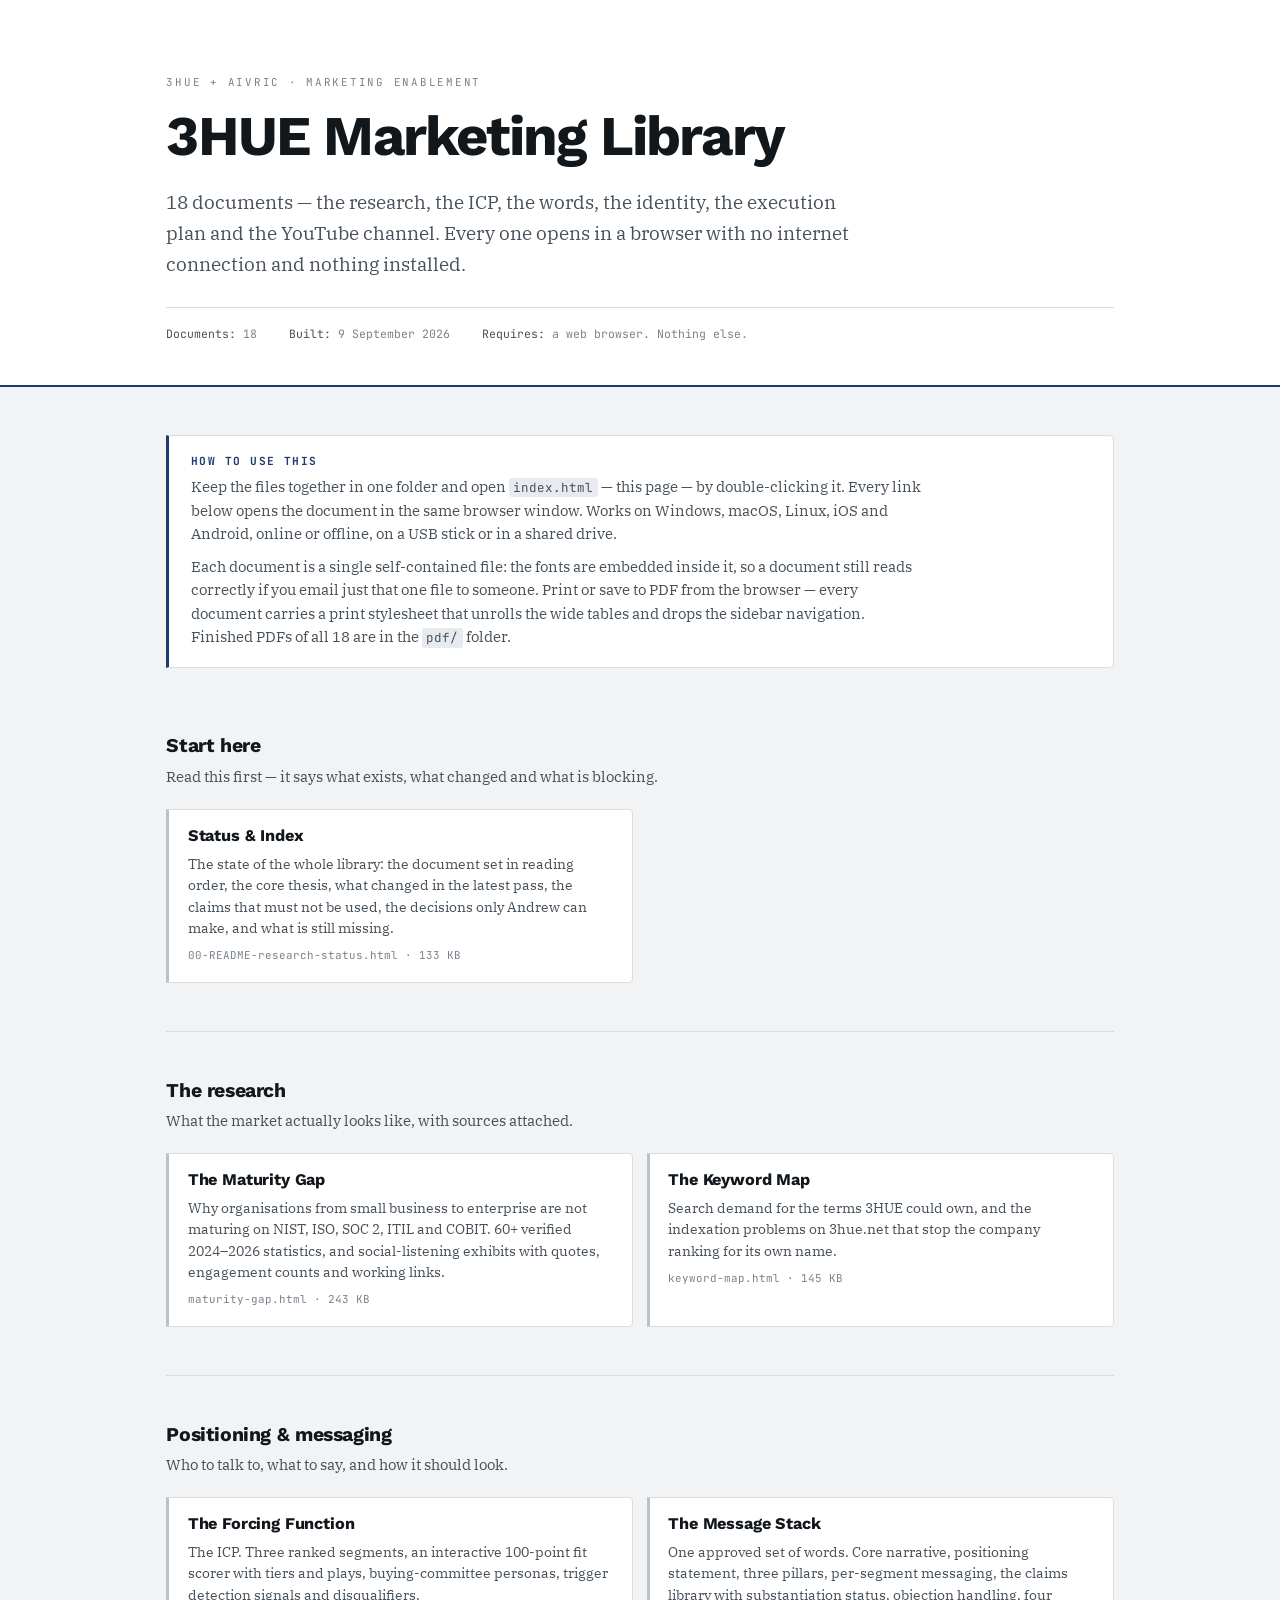
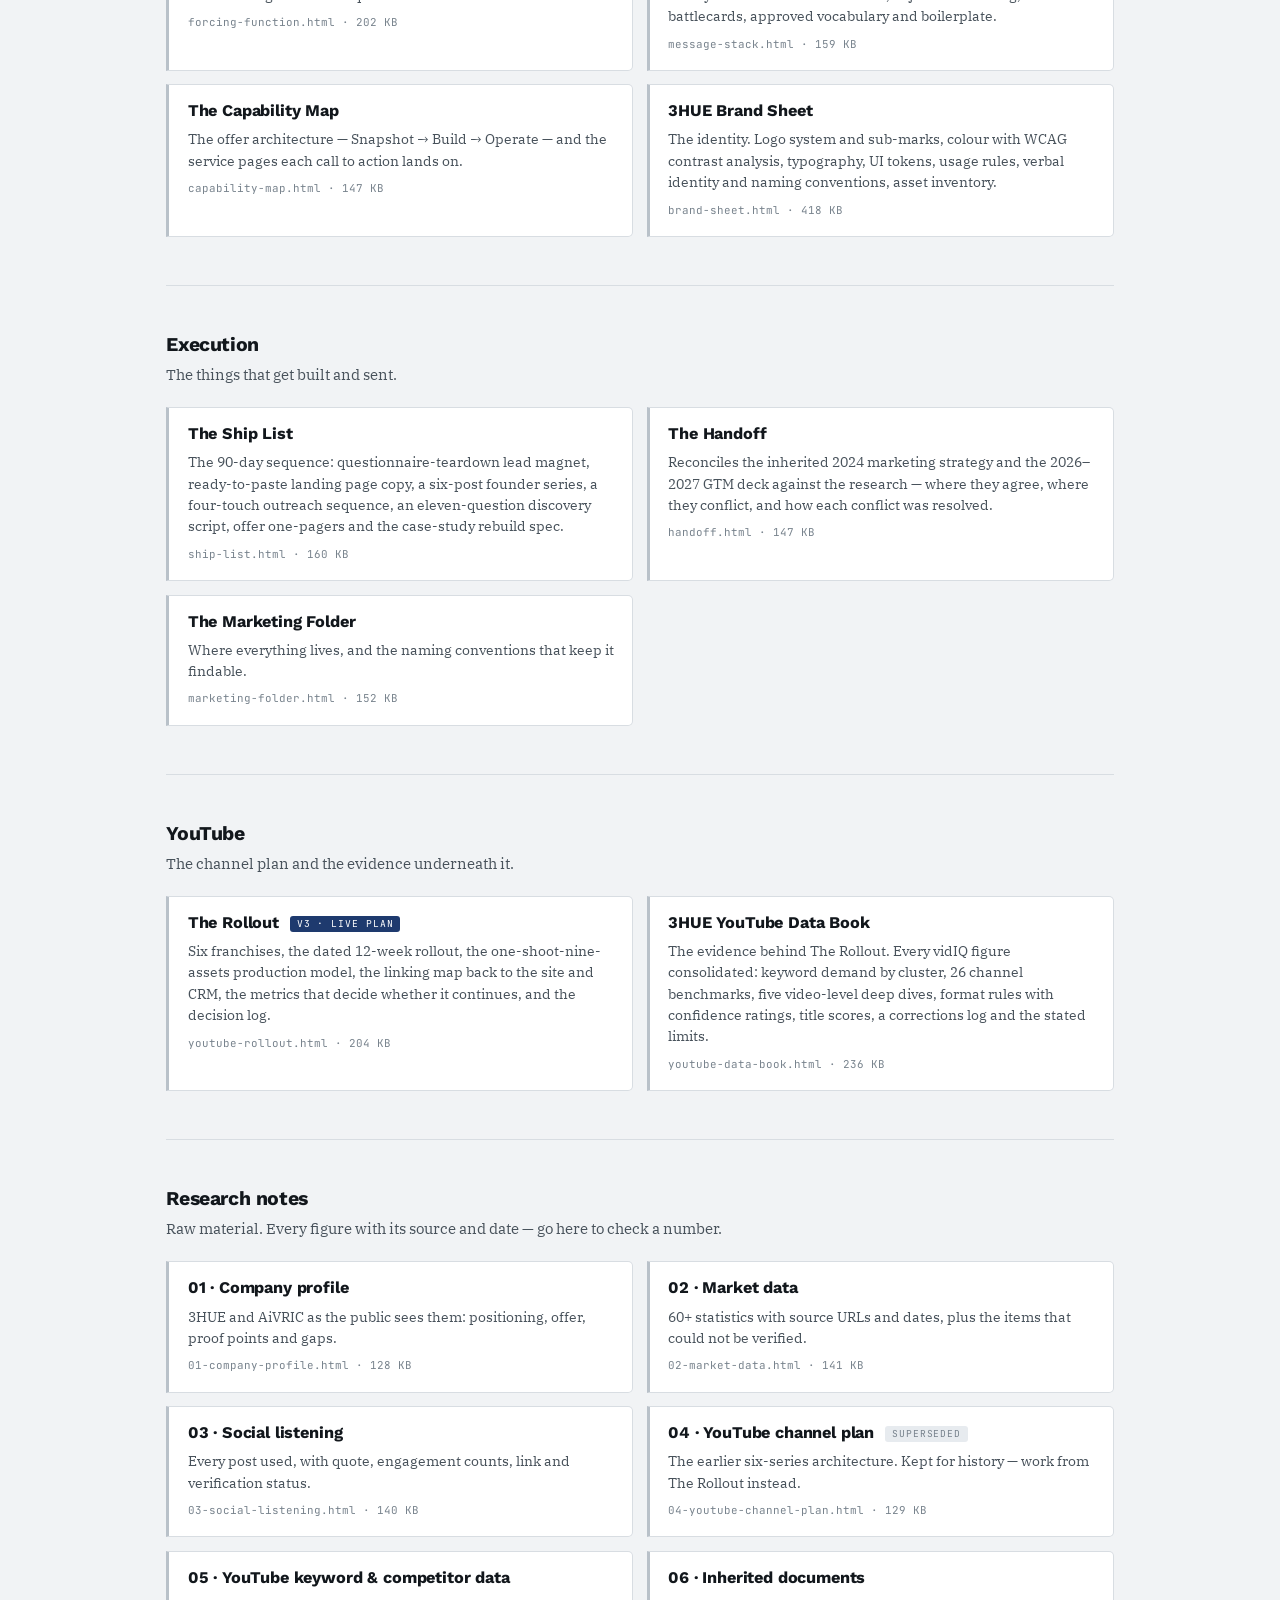
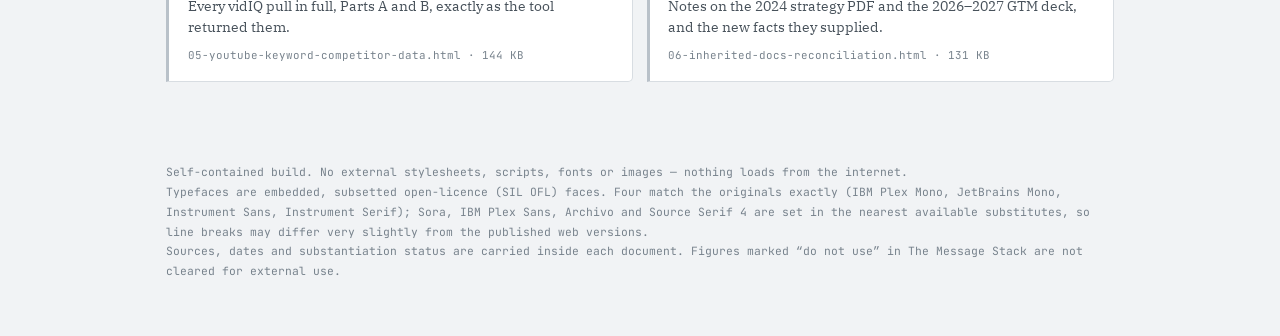
<file: assets/strategy/2026-09-08-09-source-library/00-library-and-handoff/index.html>
<!doctype html>
<html lang="en"><head><meta charset="utf-8">
<meta name="viewport" content="width=device-width,initial-scale=1"><meta name="robots" content="noindex">
<title>3HUE Marketing Library</title>
<style>
@font-face{font-family:'IdxDisp';font-style:normal;font-weight:551 900;font-display:swap;src:url([data-uri]) format('woff2');}
@font-face{font-family:'IdxDisp';font-style:normal;font-weight:300 550;font-display:swap;src:url([data-uri]) format('woff2');}
@font-face{font-family:'IdxBody';font-style:normal;font-weight:300 550;font-display:swap;src:url([data-uri]) format('woff2');}
@font-face{font-family:'IdxBody';font-style:normal;font-weight:551 900;font-display:swap;src:url([data-uri]) format('woff2');}
@font-face{font-family:'IdxMono';font-style:normal;font-weight:300 550;font-display:swap;src:url([data-uri]) format('woff2');}
@font-face{font-family:'IdxMono';font-style:normal;font-weight:551 900;font-display:swap;src:url([data-uri]) format('woff2');}
:root{
 --ground:#F1F3F5;--surface:#fff;--surface-2:#E7EBEF;--ink:#12171C;--ink-2:#48525B;--ink-3:#78838D;
 --rule:#D8DDE2;--rule-2:#B9C1C9;--accent:#1E3A6E;--wash:#E9EFF7;
 color-scheme:light dark;
}
@media(prefers-color-scheme:dark){:root:not([data-theme="light"]){
 --ground:#0E1215;--surface:#171C21;--surface-2:#1F262C;--ink:#E9EDF1;--ink-2:#AFB9C2;--ink-3:#7C8792;
 --rule:#2A3238;--rule-2:#3C464E;--accent:#8FA9D8;--wash:#16202C;}}
:root[data-theme="dark"]{
 --ground:#0E1215;--surface:#171C21;--surface-2:#1F262C;--ink:#E9EDF1;--ink-2:#AFB9C2;--ink-3:#7C8792;
 --rule:#2A3238;--rule-2:#3C464E;--accent:#8FA9D8;--wash:#16202C;}
*{box-sizing:border-box}
body{margin:0;background:var(--ground);color:var(--ink);
 font-family:'IdxBody',Georgia,serif;font-size:16.5px;line-height:1.6;-webkit-font-smoothing:antialiased}
.shell{max-width:64rem;margin:0 auto;padding:0 clamp(1.1rem,4vw,2.4rem)}
h1,h2{font-family:'IdxDisp','Helvetica Neue',Arial,sans-serif;margin:0;line-height:1.12;text-wrap:balance;letter-spacing:-.02em}
h1{font-size:clamp(2.2rem,5.5vw,3.5rem);font-weight:700;letter-spacing:-.032em}
h2{font-size:1.22rem;font-weight:700}
p{margin:0}
.mast{background:var(--surface);border-bottom:2px solid var(--accent);padding:clamp(2.6rem,7vw,4.6rem) 0 clamp(1.8rem,4vw,2.6rem)}
.eyebrow{font-family:'IdxMono',ui-monospace,monospace;font-size:.68rem;letter-spacing:.16em;
 text-transform:uppercase;color:var(--ink-3);display:block;margin-bottom:.9rem}
.sub{font-size:clamp(1rem,1.8vw,1.2rem);color:var(--ink-2);max-width:44rem;margin-top:1.2rem}
.meta{display:flex;flex-wrap:wrap;gap:.4rem 2rem;margin-top:1.7rem;padding-top:1.1rem;border-top:1px solid var(--rule);
 font-family:'IdxMono',ui-monospace,monospace;font-size:.72rem;color:var(--ink-3)}
.meta b{color:var(--ink-2);font-weight:500}
.grp{padding:clamp(2rem,4.5vw,3rem) 0;border-bottom:1px solid var(--rule)}
.grp:last-of-type{border-bottom:none}
.gh{margin-bottom:1.3rem}
.gh p{color:var(--ink-2);margin-top:.4rem;max-width:44rem;font-size:.95rem}
.docs{display:grid;gap:.85rem}
@media(min-width:820px){.docs{grid-template-columns:1fr 1fr}}
.doc{display:flex;flex-direction:column;gap:.42rem;text-decoration:none;color:inherit;
 background:var(--surface);border:1px solid var(--rule);border-left:3px solid var(--rule-2);
 border-radius:0 5px 5px 0;padding:1rem 1.15rem 1.05rem}
.doc:hover{border-left-color:var(--accent);background:var(--wash)}
.dn{font-family:'IdxDisp',sans-serif;font-weight:700;font-size:1.02rem;line-height:1.25;letter-spacing:-.01em}
.dd{font-size:.89rem;color:var(--ink-2);line-height:1.5}
.df{font-family:'IdxMono',ui-monospace,monospace;font-size:.68rem;color:var(--ink-3);margin-top:.15rem}
.tag{display:inline-block;font-family:'IdxMono',monospace;font-size:.6rem;letter-spacing:.1em;text-transform:uppercase;
 background:var(--accent);color:var(--surface);padding:.14rem .4rem;border-radius:3px;vertical-align:middle;margin-left:.4rem;font-weight:400}
.tag.muted{background:var(--surface-2);color:var(--ink-3)}
.howto{background:var(--surface);border:1px solid var(--rule);border-left:3px solid var(--accent);
 border-radius:0 5px 5px 0;padding:1.15rem 1.35rem;margin:0 0 1.2rem}
.howto h2{font-size:.7rem;font-family:'IdxMono',monospace;letter-spacing:.13em;text-transform:uppercase;
 color:var(--accent);margin-bottom:.5rem}
.howto p{font-size:.92rem;color:var(--ink-2);margin-bottom:.6em;max-width:46rem}
.howto p:last-child{margin-bottom:0}
.howto code{font-family:'IdxMono',monospace;font-size:.85em;background:var(--surface-2);padding:.1em .35em;border-radius:3px}
footer{padding:2rem 0 3.4rem;font-family:'IdxMono',ui-monospace,monospace;font-size:.71rem;color:var(--ink-3);line-height:1.75}
a{color:var(--accent)}
*:focus-visible{outline:2px solid var(--accent);outline-offset:2px}
@media print{@page{margin:14mm} html,body{background:#fff!important} .doc{page-break-inside:avoid}}
</style></head>
<body>
<header class="mast"><div class="shell">
 <span class="eyebrow">3HUE + AiVRIC &middot; marketing enablement</span>
 <h1>3HUE Marketing Library</h1>
 <p class="sub">18 documents — the research, the ICP, the words, the identity, the execution plan and the YouTube channel. Every one opens in a browser with no internet connection and nothing installed.</p>
 <div class="meta">
  <span><b>Documents:</b> 18</span>
  <span><b>Built:</b> 9 September 2026</span>
  <span><b>Requires:</b> a web browser. Nothing else.</span>
 </div>
</div></header>

<div class="shell">
 <div class="grp" style="border-bottom:none;padding-bottom:0">
  <div class="howto">
   <h2>How to use this</h2>
   <p>Keep the files together in one folder and open <code>index.html</code> — this page — by double-clicking it. Every link below opens the document in the same browser window. Works on Windows, macOS, Linux, iOS and Android, online or offline, on a USB stick or in a shared drive.</p>
   <p>Each document is a single self-contained file: the fonts are embedded inside it, so a document still reads correctly if you email just that one file to someone. Print or save to PDF from the browser — every document carries a print stylesheet that unrolls the wide tables and drops the sidebar navigation. Finished PDFs of all 18 are in the <code>pdf/</code> folder.</p>
  </div>
 </div>
  <section class="grp">
    <div class="gh"><h2>Start here</h2><p>Read this first — it says what exists, what changed and what is blocking.</p></div>
    <div class="docs">
      <a class="doc" href="00-README-research-status.html">
        <span class="dn">Status &amp; Index</span>
        <span class="dd">The state of the whole library: the document set in reading order, the core thesis, what changed in the latest pass, the claims that must not be used, the decisions only Andrew can make, and what is still missing.</span>
        <span class="df">00-README-research-status.html &middot; 133 KB</span>
      </a>
    </div>
  </section>
  <section class="grp">
    <div class="gh"><h2>The research</h2><p>What the market actually looks like, with sources attached.</p></div>
    <div class="docs">
      <a class="doc" href="maturity-gap.html">
        <span class="dn">The Maturity Gap</span>
        <span class="dd">Why organisations from small business to enterprise are not maturing on NIST, ISO, SOC&nbsp;2, ITIL and COBIT. 60+ verified 2024–2026 statistics, and social-listening exhibits with quotes, engagement counts and working links.</span>
        <span class="df">maturity-gap.html &middot; 243 KB</span>
      </a>
      <a class="doc" href="keyword-map.html">
        <span class="dn">The Keyword Map</span>
        <span class="dd">Search demand for the terms 3HUE could own, and the indexation problems on 3hue.net that stop the company ranking for its own name.</span>
        <span class="df">keyword-map.html &middot; 145 KB</span>
      </a>
    </div>
  </section>
  <section class="grp">
    <div class="gh"><h2>Positioning &amp; messaging</h2><p>Who to talk to, what to say, and how it should look.</p></div>
    <div class="docs">
      <a class="doc" href="forcing-function.html">
        <span class="dn">The Forcing Function</span>
        <span class="dd">The ICP. Three ranked segments, an interactive 100-point fit scorer with tiers and plays, buying-committee personas, trigger detection signals and disqualifiers.</span>
        <span class="df">forcing-function.html &middot; 202 KB</span>
      </a>
      <a class="doc" href="message-stack.html">
        <span class="dn">The Message Stack</span>
        <span class="dd">One approved set of words. Core narrative, positioning statement, three pillars, per-segment messaging, the claims library with substantiation status, objection handling, four battlecards, approved vocabulary and boilerplate.</span>
        <span class="df">message-stack.html &middot; 159 KB</span>
      </a>
      <a class="doc" href="capability-map.html">
        <span class="dn">The Capability Map</span>
        <span class="dd">The offer architecture — Snapshot → Build → Operate — and the service pages each call to action lands on.</span>
        <span class="df">capability-map.html &middot; 147 KB</span>
      </a>
      <a class="doc" href="brand-sheet.html">
        <span class="dn">3HUE Brand Sheet</span>
        <span class="dd">The identity. Logo system and sub-marks, colour with WCAG contrast analysis, typography, UI tokens, usage rules, verbal identity and naming conventions, asset inventory.</span>
        <span class="df">brand-sheet.html &middot; 418 KB</span>
      </a>
    </div>
  </section>
  <section class="grp">
    <div class="gh"><h2>Execution</h2><p>The things that get built and sent.</p></div>
    <div class="docs">
      <a class="doc" href="ship-list.html">
        <span class="dn">The Ship List</span>
        <span class="dd">The 90-day sequence: questionnaire-teardown lead magnet, ready-to-paste landing page copy, a six-post founder series, a four-touch outreach sequence, an eleven-question discovery script, offer one-pagers and the case-study rebuild spec.</span>
        <span class="df">ship-list.html &middot; 160 KB</span>
      </a>
      <a class="doc" href="handoff.html">
        <span class="dn">The Handoff</span>
        <span class="dd">Reconciles the inherited 2024 marketing strategy and the 2026–2027 GTM deck against the research — where they agree, where they conflict, and how each conflict was resolved.</span>
        <span class="df">handoff.html &middot; 147 KB</span>
      </a>
      <a class="doc" href="marketing-folder.html">
        <span class="dn">The Marketing Folder</span>
        <span class="dd">Where everything lives, and the naming conventions that keep it findable.</span>
        <span class="df">marketing-folder.html &middot; 152 KB</span>
      </a>
    </div>
  </section>
  <section class="grp">
    <div class="gh"><h2>YouTube</h2><p>The channel plan and the evidence underneath it.</p></div>
    <div class="docs">
      <a class="doc" href="youtube-rollout.html">
        <span class="dn">The Rollout <span class="tag">v3 · live plan</span></span>
        <span class="dd">Six franchises, the dated 12-week rollout, the one-shoot-nine-assets production model, the linking map back to the site and CRM, the metrics that decide whether it continues, and the decision log.</span>
        <span class="df">youtube-rollout.html &middot; 204 KB</span>
      </a>
      <a class="doc" href="youtube-data-book.html">
        <span class="dn">3HUE YouTube Data Book</span>
        <span class="dd">The evidence behind The Rollout. Every vidIQ figure consolidated: keyword demand by cluster, 26 channel benchmarks, five video-level deep dives, format rules with confidence ratings, title scores, a corrections log and the stated limits.</span>
        <span class="df">youtube-data-book.html &middot; 236 KB</span>
      </a>
    </div>
  </section>
  <section class="grp">
    <div class="gh"><h2>Research notes</h2><p>Raw material. Every figure with its source and date — go here to check a number.</p></div>
    <div class="docs">
      <a class="doc" href="01-company-profile.html">
        <span class="dn">01 · Company profile</span>
        <span class="dd">3HUE and AiVRIC as the public sees them: positioning, offer, proof points and gaps.</span>
        <span class="df">01-company-profile.html &middot; 128 KB</span>
      </a>
      <a class="doc" href="02-market-data.html">
        <span class="dn">02 · Market data</span>
        <span class="dd">60+ statistics with source URLs and dates, plus the items that could not be verified.</span>
        <span class="df">02-market-data.html &middot; 141 KB</span>
      </a>
      <a class="doc" href="03-social-listening.html">
        <span class="dn">03 · Social listening</span>
        <span class="dd">Every post used, with quote, engagement counts, link and verification status.</span>
        <span class="df">03-social-listening.html &middot; 140 KB</span>
      </a>
      <a class="doc" href="04-youtube-channel-plan.html">
        <span class="dn">04 · YouTube channel plan <span class="tag muted">superseded</span></span>
        <span class="dd">The earlier six-series architecture. Kept for history — work from The Rollout instead.</span>
        <span class="df">04-youtube-channel-plan.html &middot; 129 KB</span>
      </a>
      <a class="doc" href="05-youtube-keyword-competitor-data.html">
        <span class="dn">05 · YouTube keyword &amp; competitor data</span>
        <span class="dd">Every vidIQ pull in full, Parts A and B, exactly as the tool returned them.</span>
        <span class="df">05-youtube-keyword-competitor-data.html &middot; 144 KB</span>
      </a>
      <a class="doc" href="06-inherited-docs-reconciliation.html">
        <span class="dn">06 · Inherited documents</span>
        <span class="dd">Notes on the 2024 strategy PDF and the 2026–2027 GTM deck, and the new facts they supplied.</span>
        <span class="df">06-inherited-docs-reconciliation.html &middot; 131 KB</span>
      </a>
    </div>
  </section>
</div>

<footer><div class="shell">
 Self-contained build. No external stylesheets, scripts, fonts or images — nothing loads from the internet.<br>
 Typefaces are embedded, subsetted open-licence (SIL OFL) faces. Four match the originals exactly (IBM Plex Mono, JetBrains Mono, Instrument Sans, Instrument Serif); Sora, IBM Plex Sans, Archivo and Source Serif&nbsp;4 are set in the nearest available substitutes, so line breaks may differ very slightly from the published web versions.<br>
 Sources, dates and substantiation status are carried inside each document. Figures marked &ldquo;do not use&rdquo; in The Message Stack are not cleared for external use.
</div></footer>
</body></html>
</file>
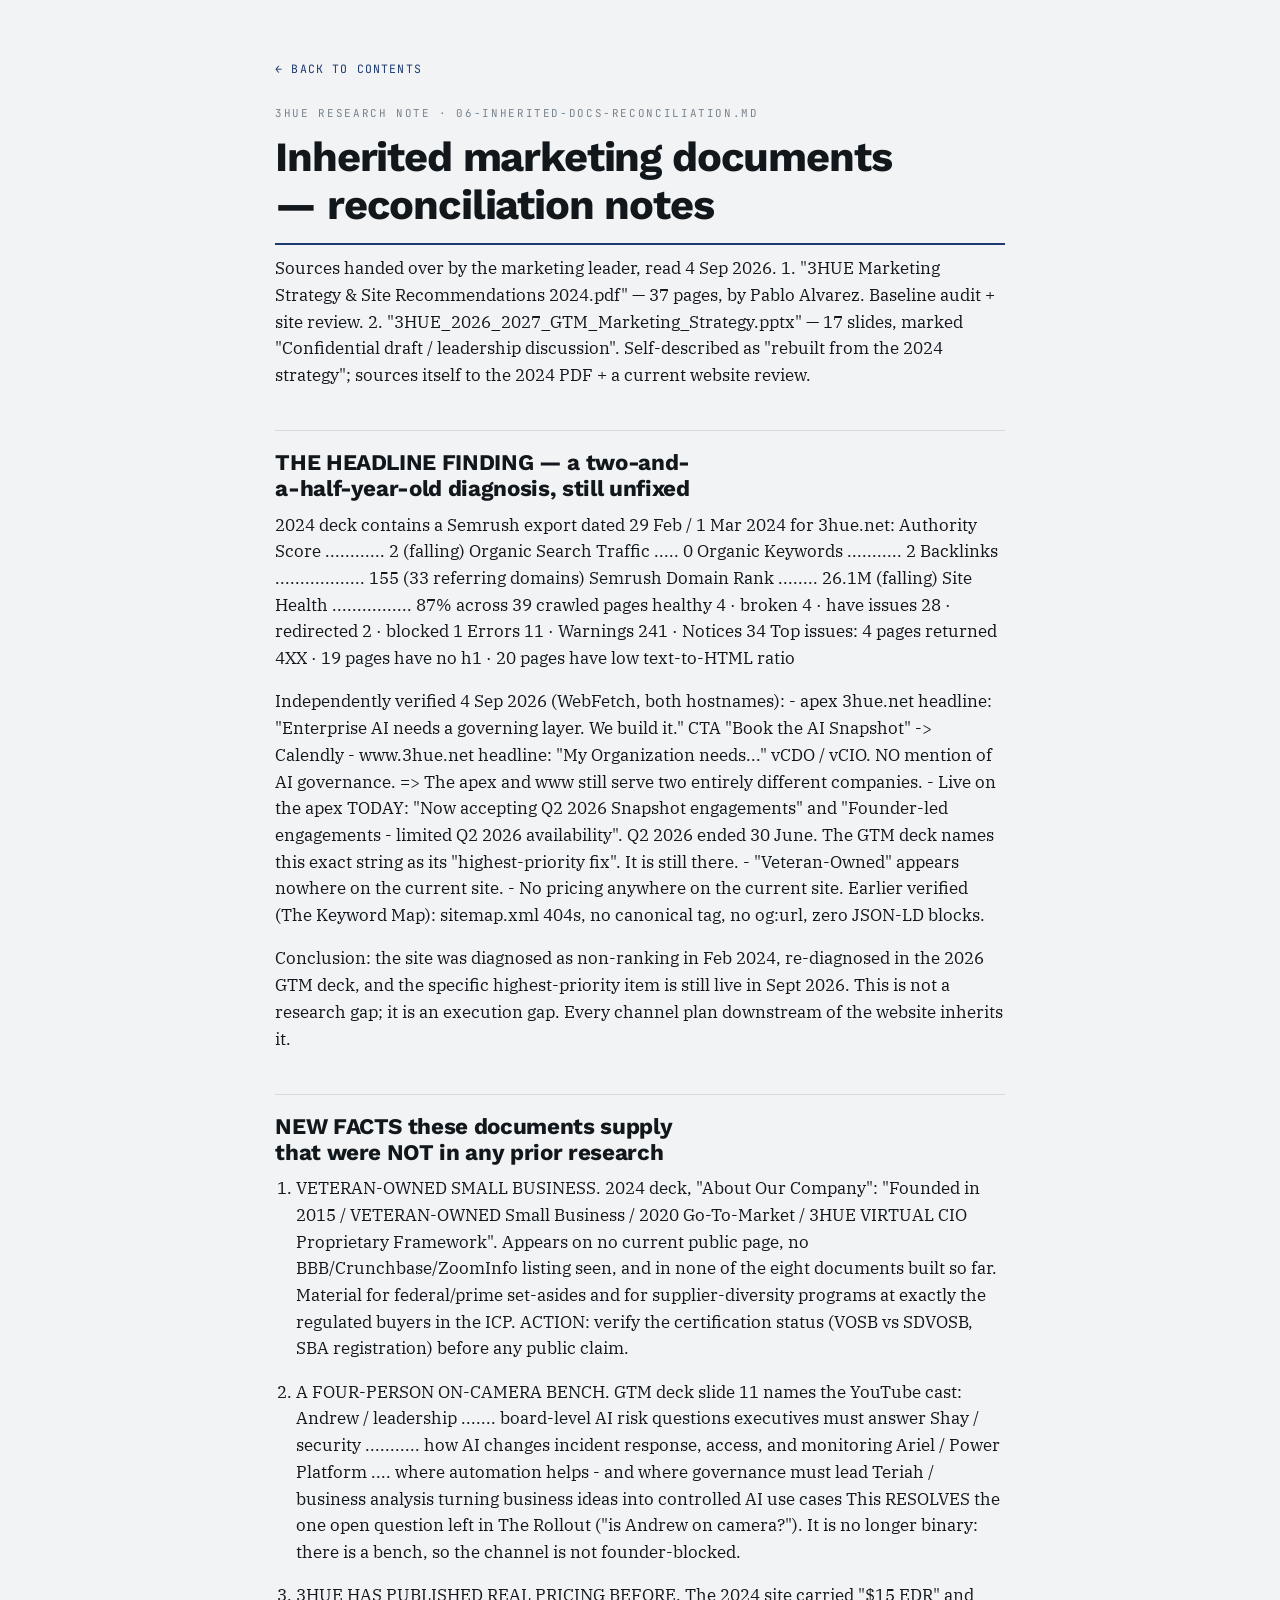
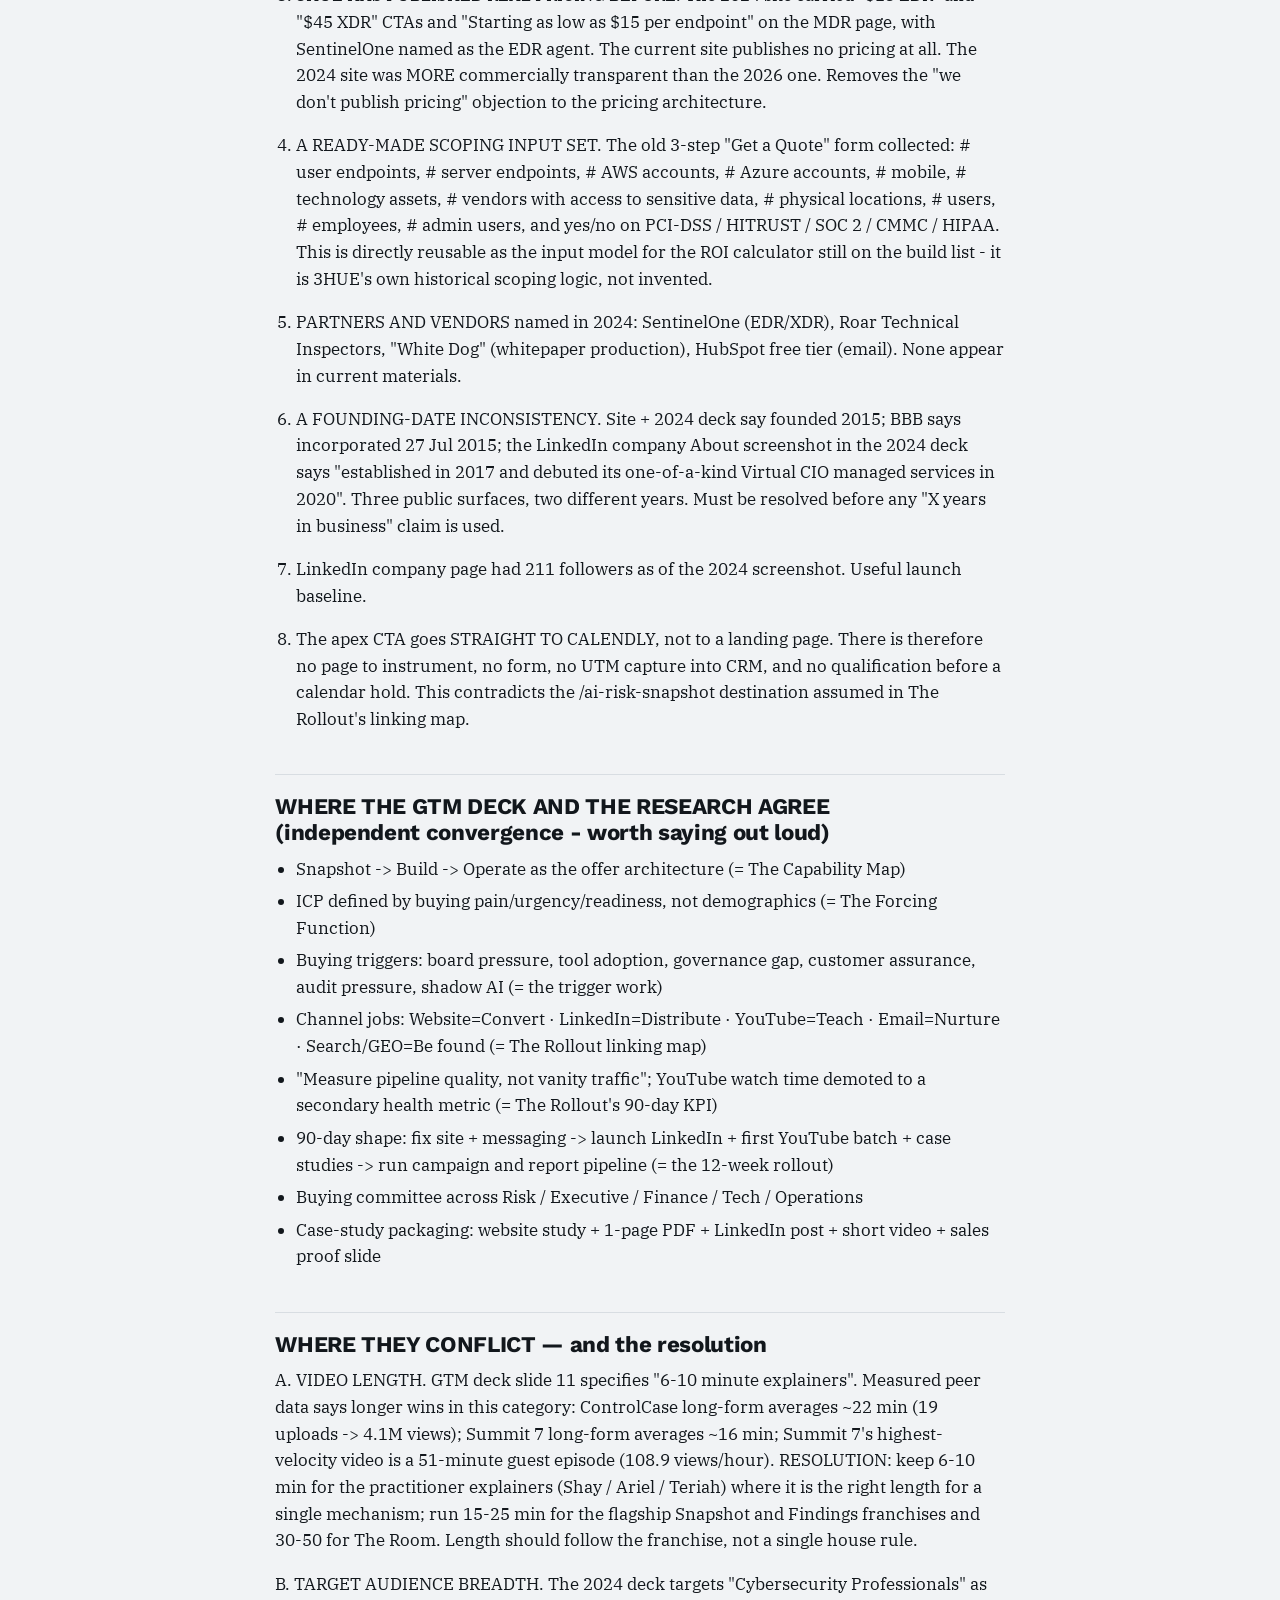
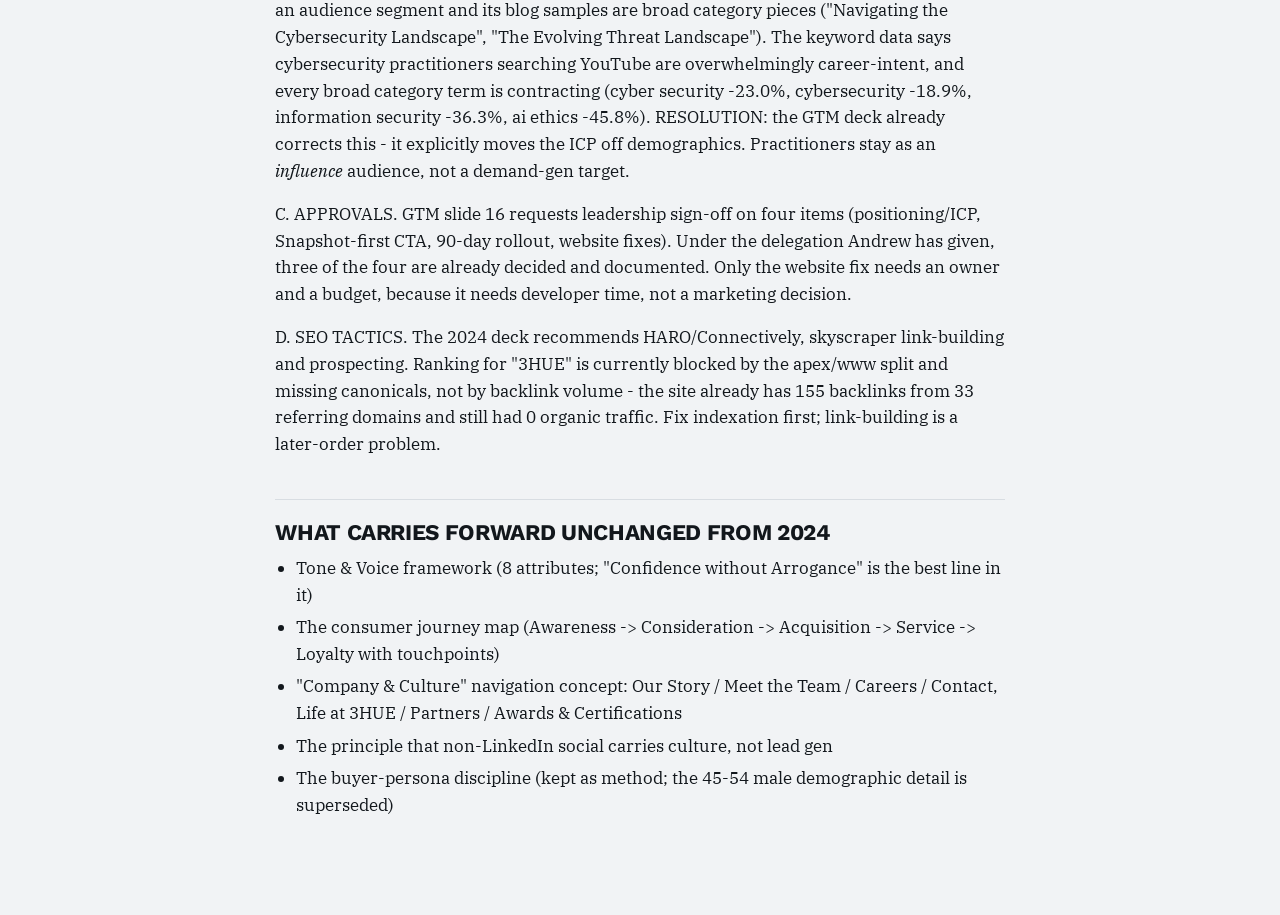
<file: assets/strategy/2026-09-08-09-source-library/00-library-and-handoff/06-inherited-docs-reconciliation.html>
<!doctype html>
<html lang="en"><head><meta charset="utf-8">
<meta name="viewport" content="width=device-width,initial-scale=1"><meta name="robots" content="noindex">
<title>Inherited marketing documents — reconciliation notes</title>
<style>@font-face{font-family:'NoteBody';font-style:normal;font-weight:300 550;font-display:swap;src:url([data-uri]) format('woff2');}
@font-face{font-family:'NoteBody';font-style:normal;font-weight:551 900;font-display:swap;src:url([data-uri]) format('woff2');}
@font-face{font-family:'NoteBody';font-style:italic;font-weight:300 900;font-display:swap;src:url([data-uri]) format('woff2');}
@font-face{font-family:'NoteDisp';font-style:normal;font-weight:551 900;font-display:swap;src:url([data-uri]) format('woff2');}
@font-face{font-family:'NoteDisp';font-style:normal;font-weight:300 550;font-display:swap;src:url([data-uri]) format('woff2');}
@font-face{font-family:'NoteMono';font-style:normal;font-weight:300 550;font-display:swap;src:url([data-uri]) format('woff2');}
@font-face{font-family:'NoteMono';font-style:normal;font-weight:551 900;font-display:swap;src:url([data-uri]) format('woff2');}

:root{
  --ground:#F1F3F5;--surface:#fff;--surface-2:#E7EBEF;--ink:#12171C;--ink-2:#48525B;--ink-3:#78838D;
  --rule:#D8DDE2;--accent:#1E3A6E;--wash:#E9EFF7;
  color-scheme:light dark;
}
@media(prefers-color-scheme:dark){:root:not([data-theme="light"]){
  --ground:#0E1215;--surface:#171C21;--surface-2:#1F262C;--ink:#E9EDF1;--ink-2:#AFB9C2;--ink-3:#7C8792;
  --rule:#2A3238;--accent:#8FA9D8;--wash:#16202C;}}
:root[data-theme="dark"]{
  --ground:#0E1215;--surface:#171C21;--surface-2:#1F262C;--ink:#E9EDF1;--ink-2:#AFB9C2;--ink-3:#7C8792;
  --rule:#2A3238;--accent:#8FA9D8;--wash:#16202C;}
*{box-sizing:border-box}
body{margin:0;background:var(--ground);color:var(--ink);
  font-family:'NoteBody',Georgia,'Times New Roman',serif;font-size:16.5px;line-height:1.62;-webkit-font-smoothing:antialiased}
.page{max-width:50rem;margin:0 auto;padding:clamp(1.6rem,5vw,3.4rem) clamp(1.1rem,4vw,2.2rem) 5rem}
.back{display:inline-block;font-family:'NoteMono',ui-monospace,Menlo,monospace;font-size:.72rem;
  letter-spacing:.1em;text-transform:uppercase;color:var(--accent);text-decoration:none;margin-bottom:1.6rem}
.back:hover{text-decoration:underline}
.kicker{font-family:'NoteMono',ui-monospace,monospace;font-size:.68rem;letter-spacing:.15em;
  text-transform:uppercase;color:var(--ink-3);display:block;margin-bottom:.7rem}
h1,h2,h3,h4{font-family:'NoteDisp','Helvetica Neue',Arial,sans-serif;line-height:1.15;text-wrap:balance;
  margin:2.2rem 0 .6rem;letter-spacing:-.015em}
h1{font-size:clamp(1.9rem,4vw,2.6rem);font-weight:700;margin-top:0;letter-spacing:-.028em;
  padding-bottom:.9rem;border-bottom:2px solid var(--accent)}
h2{font-size:1.4rem;font-weight:700;margin-top:2.6rem;padding-top:1.2rem;border-top:1px solid var(--rule)}
h3{font-size:1.08rem;font-weight:600}
h4{font-size:.95rem;font-weight:600;color:var(--ink-2)}
p{margin:0 0 1em}
ul,ol{padding-left:1.3rem;margin:0 0 1em}
li{margin-bottom:.35em}
li>ul,li>ol{margin-top:.35em}
strong{font-weight:600}
code{font-family:'NoteMono',ui-monospace,Menlo,monospace;font-size:.86em;background:var(--surface-2);
  padding:.1em .35em;border-radius:3px;overflow-wrap:anywhere}
pre{background:var(--surface);border:1px solid var(--rule);border-radius:5px;padding:.9rem 1.1rem;
  overflow-x:auto;font-size:.8rem;line-height:1.55}
pre code{background:none;padding:0;font-size:inherit}
blockquote{margin:0 0 1em;padding:.2rem 0 .2rem 1rem;border-left:3px solid var(--accent);color:var(--ink-2)}
a{color:var(--accent);overflow-wrap:anywhere}
hr{border:0;border-top:1px solid var(--rule);margin:2rem 0}
.tw{overflow-x:auto;border:1px solid var(--rule);border-radius:5px;background:var(--surface);margin:0 0 1.2em}
table{border-collapse:collapse;width:100%;font-size:.85rem;font-variant-numeric:tabular-nums}
th,td{text-align:left;padding:.5rem .75rem;border-bottom:1px solid var(--rule);vertical-align:top}
th{font-family:'NoteMono',ui-monospace,monospace;font-size:.65rem;letter-spacing:.1em;text-transform:uppercase;
  color:var(--ink-3);font-weight:500;background:var(--surface-2);white-space:nowrap}
tbody tr:last-child td{border-bottom:none}
*:focus-visible{outline:2px solid var(--accent);outline-offset:2px}
@media print{
  @page{margin:15mm 13mm}
  html,body{background:#fff!important}
  .back{display:none}
  *{overflow:visible!important}
  table{min-width:0!important}
  tr,pre,blockquote{page-break-inside:avoid}
  h1,h2,h3{page-break-after:avoid}
}
</style></head>
<body><div class="page">
<a class="back" href="index.html">&larr; Back to contents</a>
<span class="kicker">3HUE research note &middot; 06-inherited-docs-reconciliation.md</span>
<h1>Inherited marketing documents — reconciliation notes</h1>
<p>Sources handed over by the marketing leader, read 4 Sep 2026.
1. "3HUE Marketing Strategy &amp; Site Recommendations 2024.pdf" — 37 pages, by Pablo Alvarez. Baseline audit + site review.
2. "3HUE_2026_2027_GTM_Marketing_Strategy.pptx" — 17 slides, marked "Confidential draft / leadership discussion".
   Self-described as "rebuilt from the 2024 strategy"; sources itself to the 2024 PDF + a current website review.</p>
<h2>THE HEADLINE FINDING — a two-and-a-half-year-old diagnosis, still unfixed</h2>
<p>2024 deck contains a Semrush export dated 29 Feb / 1 Mar 2024 for 3hue.net:
  Authority Score ............ 2  (falling)
  Organic Search Traffic ..... 0
  Organic Keywords ........... 2
  Backlinks .................. 155  (33 referring domains)
  Semrush Domain Rank ........ 26.1M (falling)
  Site Health ................ 87%  across 39 crawled pages
     healthy 4 · broken 4 · have issues 28 · redirected 2 · blocked 1
  Errors 11 · Warnings 241 · Notices 34
  Top issues: 4 pages returned 4XX · 19 pages have no h1 · 20 pages have low text-to-HTML ratio</p>
<p>Independently verified 4 Sep 2026 (WebFetch, both hostnames):
  - apex  3hue.net  headline: "Enterprise AI needs a governing layer. We build it."  CTA "Book the AI Snapshot" -&gt; Calendly
  - www.3hue.net    headline: "My Organization needs..."  vCDO / vCIO. NO mention of AI governance.
    =&gt; The apex and www still serve two entirely different companies.
  - Live on the apex TODAY: "Now accepting Q2 2026 Snapshot engagements" and
    "Founder-led engagements - limited Q2 2026 availability".  Q2 2026 ended 30 June.
    The GTM deck names this exact string as its "highest-priority fix". It is still there.
  - "Veteran-Owned" appears nowhere on the current site.
  - No pricing anywhere on the current site.
Earlier verified (The Keyword Map): sitemap.xml 404s, no canonical tag, no og:url, zero JSON-LD blocks.</p>
<p>Conclusion: the site was diagnosed as non-ranking in Feb 2024, re-diagnosed in the 2026 GTM deck,
and the specific highest-priority item is still live in Sept 2026. This is not a research gap; it is an
execution gap. Every channel plan downstream of the website inherits it.</p>
<h2>NEW FACTS these documents supply that were NOT in any prior research</h2>
<ol>
<li>
<p>VETERAN-OWNED SMALL BUSINESS. 2024 deck, "About Our Company": "Founded in 2015 / VETERAN-OWNED Small
   Business / 2020 Go-To-Market / 3HUE VIRTUAL CIO Proprietary Framework".
   Appears on no current public page, no BBB/Crunchbase/ZoomInfo listing seen, and in none of the
   eight documents built so far. Material for federal/prime set-asides and for supplier-diversity
   programs at exactly the regulated buyers in the ICP.  ACTION: verify the certification status
   (VOSB vs SDVOSB, SBA registration) before any public claim.</p>
</li>
<li>
<p>A FOUR-PERSON ON-CAMERA BENCH. GTM deck slide 11 names the YouTube cast:
     Andrew / leadership ....... board-level AI risk questions executives must answer
     Shay / security ........... how AI changes incident response, access, and monitoring
     Ariel / Power Platform .... where automation helps - and where governance must lead
     Teriah / business analysis  turning business ideas into controlled AI use cases
   This RESOLVES the one open question left in The Rollout ("is Andrew on camera?").
   It is no longer binary: there is a bench, so the channel is not founder-blocked.</p>
</li>
<li>
<p>3HUE HAS PUBLISHED REAL PRICING BEFORE. The 2024 site carried "$15 EDR" and "$45 XDR" CTAs and
   "Starting as low as $15 per endpoint" on the MDR page, with SentinelOne named as the EDR agent.
   The current site publishes no pricing at all. The 2024 site was MORE commercially transparent
   than the 2026 one. Removes the "we don't publish pricing" objection to the pricing architecture.</p>
</li>
<li>
<p>A READY-MADE SCOPING INPUT SET. The old 3-step "Get a Quote" form collected: # user endpoints,
   # server endpoints, # AWS accounts, # Azure accounts, # mobile, # technology assets, # vendors with
   access to sensitive data, # physical locations, # users, # employees, # admin users, and yes/no on
   PCI-DSS / HITRUST / SOC 2 / CMMC / HIPAA.  This is directly reusable as the input model for the
   ROI calculator still on the build list - it is 3HUE's own historical scoping logic, not invented.</p>
</li>
<li>
<p>PARTNERS AND VENDORS named in 2024: SentinelOne (EDR/XDR), Roar Technical Inspectors, "White Dog"
   (whitepaper production), HubSpot free tier (email). None appear in current materials.</p>
</li>
<li>
<p>A FOUNDING-DATE INCONSISTENCY. Site + 2024 deck say founded 2015; BBB says incorporated 27 Jul 2015;
   the LinkedIn company About screenshot in the 2024 deck says "established in 2017 and debuted its
   one-of-a-kind Virtual CIO managed services in 2020". Three public surfaces, two different years.
   Must be resolved before any "X years in business" claim is used.</p>
</li>
<li>
<p>LinkedIn company page had 211 followers as of the 2024 screenshot. Useful launch baseline.</p>
</li>
<li>
<p>The apex CTA goes STRAIGHT TO CALENDLY, not to a landing page. There is therefore no page to
   instrument, no form, no UTM capture into CRM, and no qualification before a calendar hold.
   This contradicts the /ai-risk-snapshot destination assumed in The Rollout's linking map.</p>
</li>
</ol>
<h2>WHERE THE GTM DECK AND THE RESEARCH AGREE (independent convergence - worth saying out loud)</h2>
<ul>
<li>Snapshot -&gt; Build -&gt; Operate as the offer architecture               (= The Capability Map)</li>
<li>ICP defined by buying pain/urgency/readiness, not demographics       (= The Forcing Function)</li>
<li>Buying triggers: board pressure, tool adoption, governance gap,
    customer assurance, audit pressure, shadow AI                        (= the trigger work)</li>
<li>Channel jobs: Website=Convert · LinkedIn=Distribute · YouTube=Teach
    · Email=Nurture · Search/GEO=Be found                                (= The Rollout linking map)</li>
<li>"Measure pipeline quality, not vanity traffic"; YouTube watch time
    demoted to a secondary health metric                                 (= The Rollout's 90-day KPI)</li>
<li>90-day shape: fix site + messaging -&gt; launch LinkedIn + first YouTube
    batch + case studies -&gt; run campaign and report pipeline             (= the 12-week rollout)</li>
<li>Buying committee across Risk / Executive / Finance / Tech / Operations</li>
<li>Case-study packaging: website study + 1-page PDF + LinkedIn post + short video + sales proof slide</li>
</ul>
<h2>WHERE THEY CONFLICT — and the resolution</h2>
<p>A. VIDEO LENGTH. GTM deck slide 11 specifies "6-10 minute explainers".
   Measured peer data says longer wins in this category: ControlCase long-form averages ~22 min
   (19 uploads -&gt; 4.1M views); Summit 7 long-form averages ~16 min; Summit 7's highest-velocity video
   is a 51-minute guest episode (108.9 views/hour).
   RESOLUTION: keep 6-10 min for the practitioner explainers (Shay / Ariel / Teriah) where it is the
   right length for a single mechanism; run 15-25 min for the flagship Snapshot and Findings franchises
   and 30-50 for The Room. Length should follow the franchise, not a single house rule.</p>
<p>B. TARGET AUDIENCE BREADTH. The 2024 deck targets "Cybersecurity Professionals" as an audience segment
   and its blog samples are broad category pieces ("Navigating the Cybersecurity Landscape",
   "The Evolving Threat Landscape"). The keyword data says cybersecurity practitioners searching
   YouTube are overwhelmingly career-intent, and every broad category term is contracting
   (cyber security -23.0%, cybersecurity -18.9%, information security -36.3%, ai ethics -45.8%).
   RESOLUTION: the GTM deck already corrects this - it explicitly moves the ICP off demographics.
   Practitioners stay as an <em>influence</em> audience, not a demand-gen target.</p>
<p>C. APPROVALS. GTM slide 16 requests leadership sign-off on four items (positioning/ICP, Snapshot-first
   CTA, 90-day rollout, website fixes). Under the delegation Andrew has given, three of the four are
   already decided and documented. Only the website fix needs an owner and a budget, because it needs
   developer time, not a marketing decision.</p>
<p>D. SEO TACTICS. The 2024 deck recommends HARO/Connectively, skyscraper link-building and prospecting.
   Ranking for "3HUE" is currently blocked by the apex/www split and missing canonicals, not by
   backlink volume - the site already has 155 backlinks from 33 referring domains and still had 0
   organic traffic. Fix indexation first; link-building is a later-order problem.</p>
<h2>WHAT CARRIES FORWARD UNCHANGED FROM 2024</h2>
<ul>
<li>Tone &amp; Voice framework (8 attributes; "Confidence without Arrogance" is the best line in it)</li>
<li>The consumer journey map (Awareness -&gt; Consideration -&gt; Acquisition -&gt; Service -&gt; Loyalty with touchpoints)</li>
<li>"Company &amp; Culture" navigation concept: Our Story / Meet the Team / Careers / Contact,
    Life at 3HUE / Partners / Awards &amp; Certifications</li>
<li>The principle that non-LinkedIn social carries culture, not lead gen</li>
<li>The buyer-persona discipline (kept as method; the 45-54 male demographic detail is superseded)</li>
</ul>
</div></body></html>
</file>
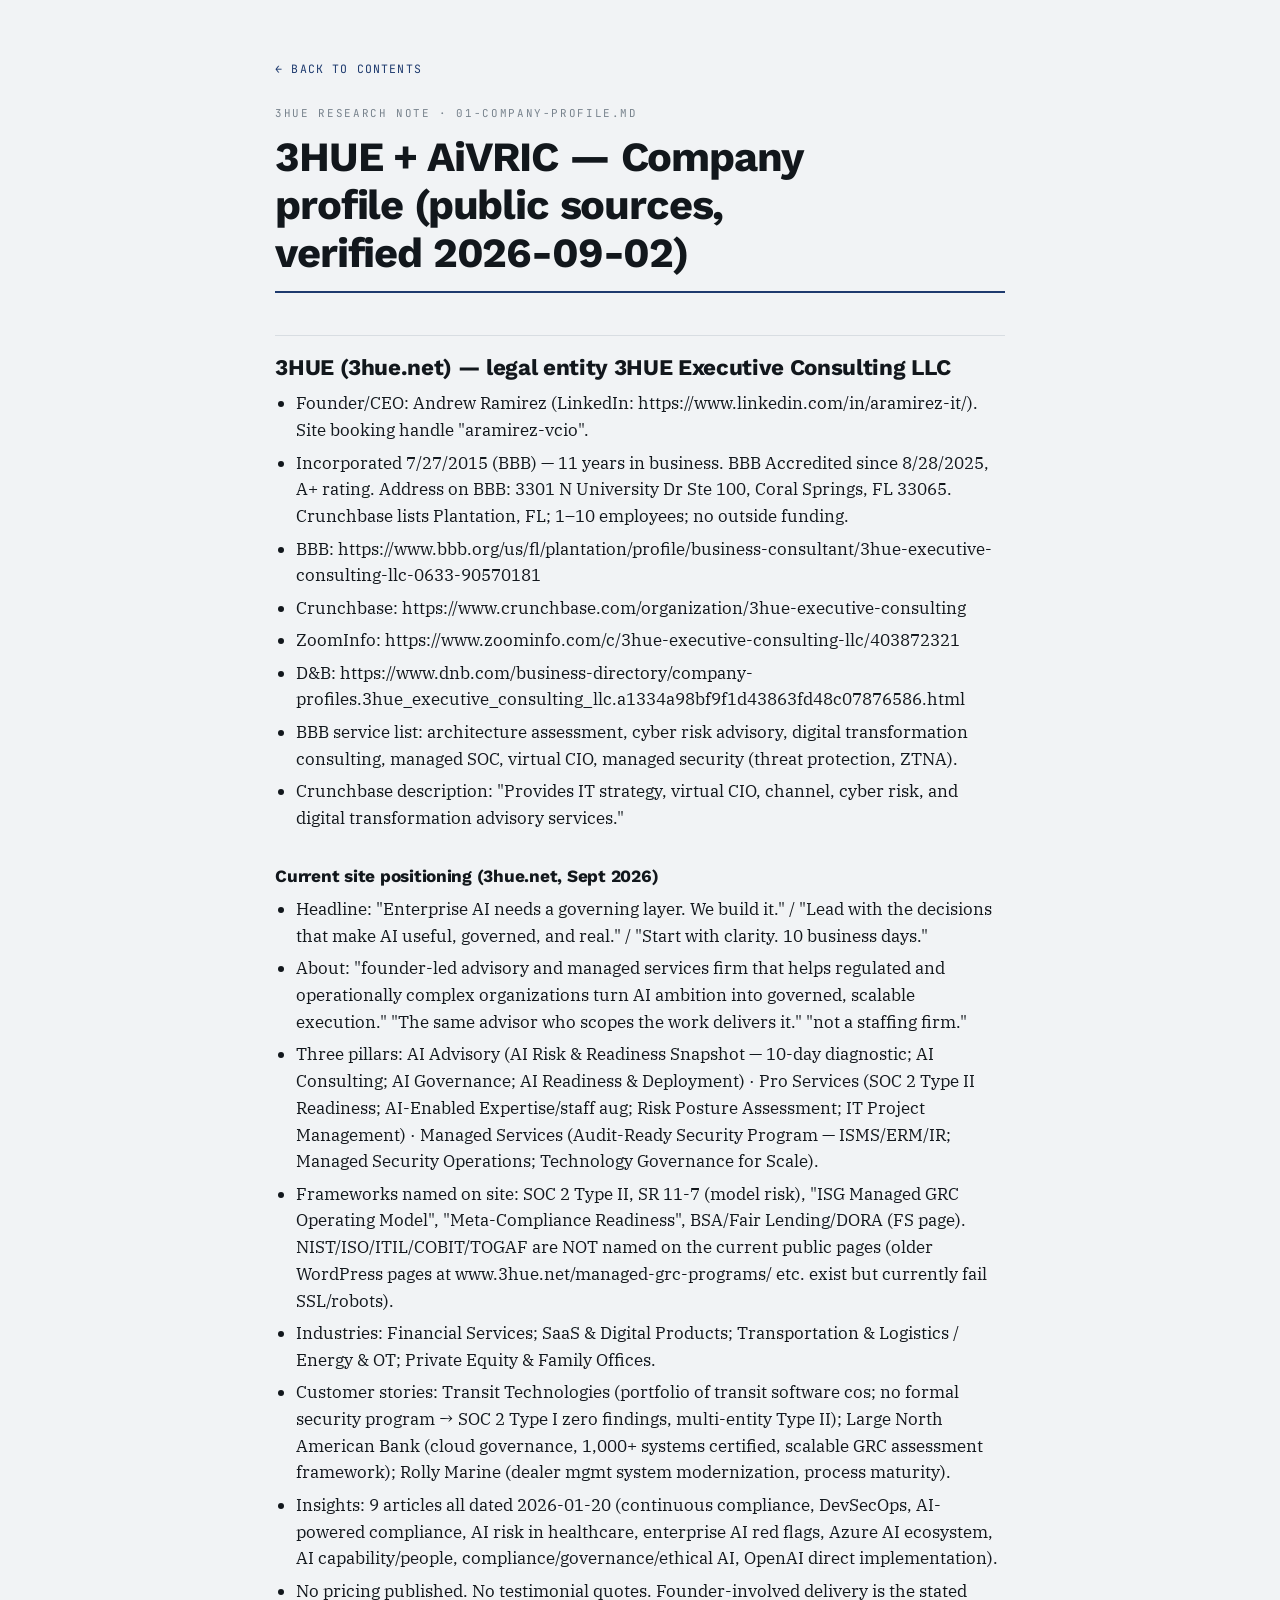
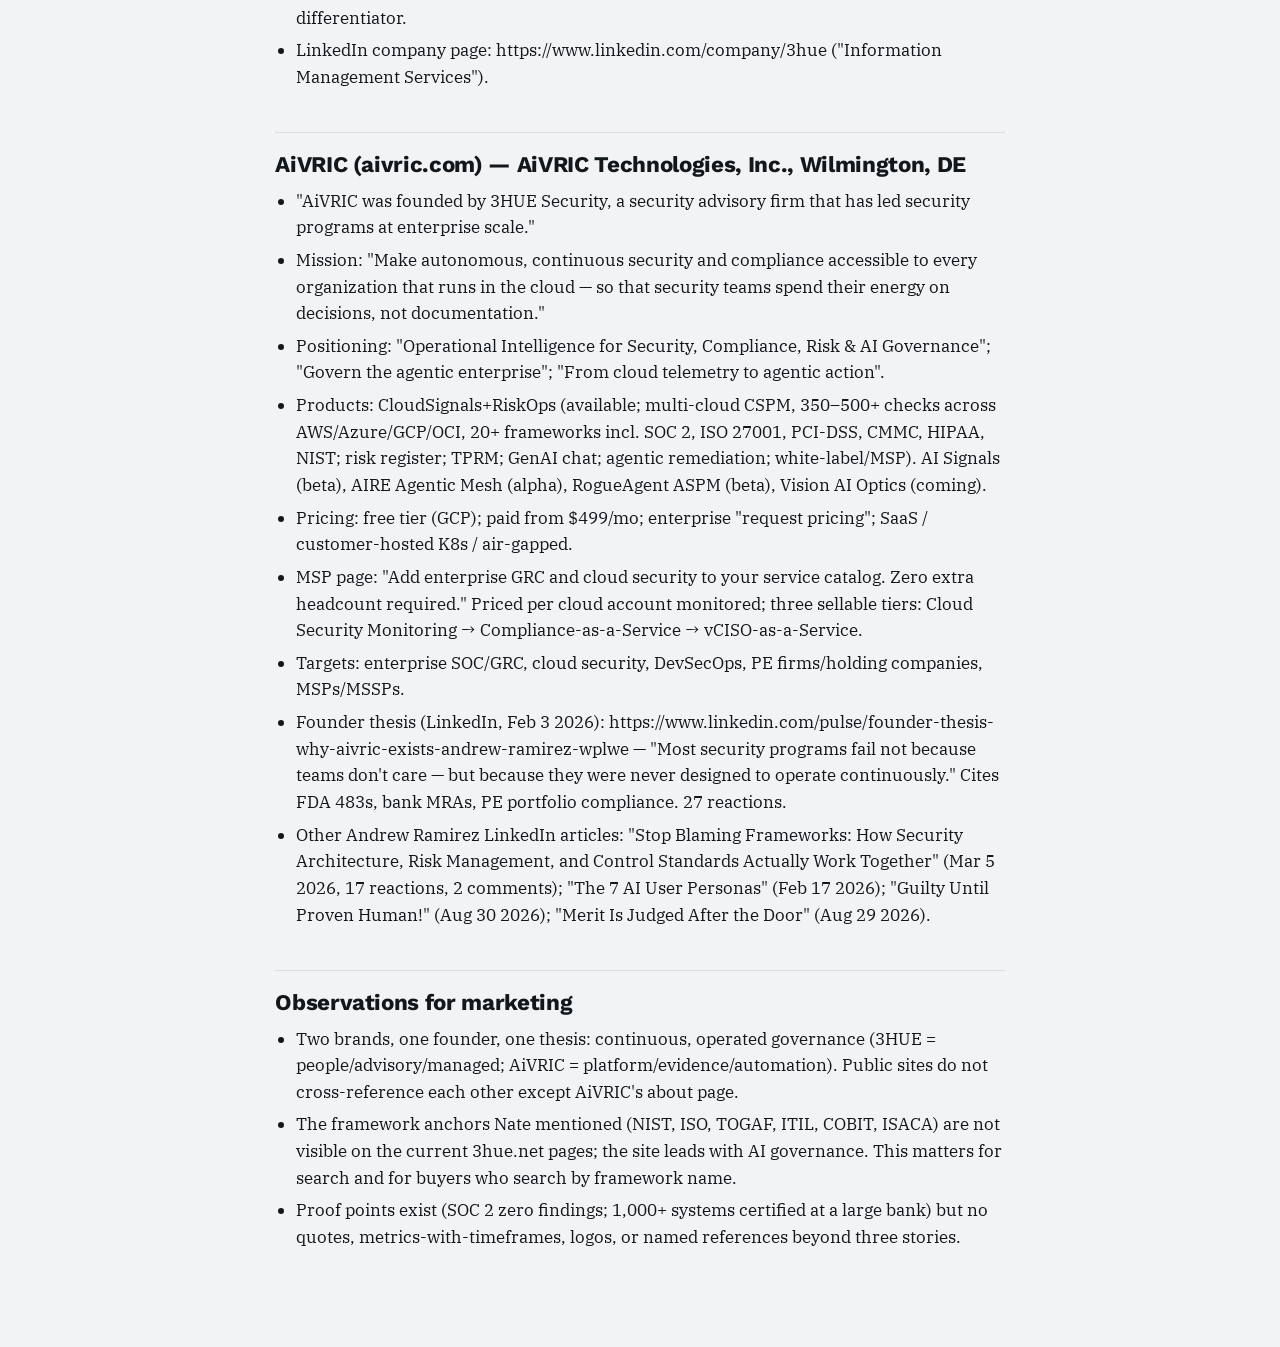
<file: assets/strategy/2026-09-08-09-source-library/01-company-and-brand/01-company-profile.html>
<!doctype html>
<html lang="en"><head><meta charset="utf-8">
<meta name="viewport" content="width=device-width,initial-scale=1"><meta name="robots" content="noindex">
<title>3HUE + AiVRIC — Company profile (public sources, verified 2026-09-02)</title>
<style>@font-face{font-family:'NoteBody';font-style:normal;font-weight:300 550;font-display:swap;src:url([data-uri]) format('woff2');}
@font-face{font-family:'NoteBody';font-style:normal;font-weight:551 900;font-display:swap;src:url([data-uri]) format('woff2');}
@font-face{font-family:'NoteBody';font-style:italic;font-weight:300 900;font-display:swap;src:url([data-uri]) format('woff2');}
@font-face{font-family:'NoteDisp';font-style:normal;font-weight:551 900;font-display:swap;src:url([data-uri]) format('woff2');}
@font-face{font-family:'NoteDisp';font-style:normal;font-weight:300 550;font-display:swap;src:url([data-uri]) format('woff2');}
@font-face{font-family:'NoteMono';font-style:normal;font-weight:300 550;font-display:swap;src:url([data-uri]) format('woff2');}
@font-face{font-family:'NoteMono';font-style:normal;font-weight:551 900;font-display:swap;src:url([data-uri]) format('woff2');}

:root{
  --ground:#F1F3F5;--surface:#fff;--surface-2:#E7EBEF;--ink:#12171C;--ink-2:#48525B;--ink-3:#78838D;
  --rule:#D8DDE2;--accent:#1E3A6E;--wash:#E9EFF7;
  color-scheme:light dark;
}
@media(prefers-color-scheme:dark){:root:not([data-theme="light"]){
  --ground:#0E1215;--surface:#171C21;--surface-2:#1F262C;--ink:#E9EDF1;--ink-2:#AFB9C2;--ink-3:#7C8792;
  --rule:#2A3238;--accent:#8FA9D8;--wash:#16202C;}}
:root[data-theme="dark"]{
  --ground:#0E1215;--surface:#171C21;--surface-2:#1F262C;--ink:#E9EDF1;--ink-2:#AFB9C2;--ink-3:#7C8792;
  --rule:#2A3238;--accent:#8FA9D8;--wash:#16202C;}
*{box-sizing:border-box}
body{margin:0;background:var(--ground);color:var(--ink);
  font-family:'NoteBody',Georgia,'Times New Roman',serif;font-size:16.5px;line-height:1.62;-webkit-font-smoothing:antialiased}
.page{max-width:50rem;margin:0 auto;padding:clamp(1.6rem,5vw,3.4rem) clamp(1.1rem,4vw,2.2rem) 5rem}
.back{display:inline-block;font-family:'NoteMono',ui-monospace,Menlo,monospace;font-size:.72rem;
  letter-spacing:.1em;text-transform:uppercase;color:var(--accent);text-decoration:none;margin-bottom:1.6rem}
.back:hover{text-decoration:underline}
.kicker{font-family:'NoteMono',ui-monospace,monospace;font-size:.68rem;letter-spacing:.15em;
  text-transform:uppercase;color:var(--ink-3);display:block;margin-bottom:.7rem}
h1,h2,h3,h4{font-family:'NoteDisp','Helvetica Neue',Arial,sans-serif;line-height:1.15;text-wrap:balance;
  margin:2.2rem 0 .6rem;letter-spacing:-.015em}
h1{font-size:clamp(1.9rem,4vw,2.6rem);font-weight:700;margin-top:0;letter-spacing:-.028em;
  padding-bottom:.9rem;border-bottom:2px solid var(--accent)}
h2{font-size:1.4rem;font-weight:700;margin-top:2.6rem;padding-top:1.2rem;border-top:1px solid var(--rule)}
h3{font-size:1.08rem;font-weight:600}
h4{font-size:.95rem;font-weight:600;color:var(--ink-2)}
p{margin:0 0 1em}
ul,ol{padding-left:1.3rem;margin:0 0 1em}
li{margin-bottom:.35em}
li>ul,li>ol{margin-top:.35em}
strong{font-weight:600}
code{font-family:'NoteMono',ui-monospace,Menlo,monospace;font-size:.86em;background:var(--surface-2);
  padding:.1em .35em;border-radius:3px;overflow-wrap:anywhere}
pre{background:var(--surface);border:1px solid var(--rule);border-radius:5px;padding:.9rem 1.1rem;
  overflow-x:auto;font-size:.8rem;line-height:1.55}
pre code{background:none;padding:0;font-size:inherit}
blockquote{margin:0 0 1em;padding:.2rem 0 .2rem 1rem;border-left:3px solid var(--accent);color:var(--ink-2)}
a{color:var(--accent);overflow-wrap:anywhere}
hr{border:0;border-top:1px solid var(--rule);margin:2rem 0}
.tw{overflow-x:auto;border:1px solid var(--rule);border-radius:5px;background:var(--surface);margin:0 0 1.2em}
table{border-collapse:collapse;width:100%;font-size:.85rem;font-variant-numeric:tabular-nums}
th,td{text-align:left;padding:.5rem .75rem;border-bottom:1px solid var(--rule);vertical-align:top}
th{font-family:'NoteMono',ui-monospace,monospace;font-size:.65rem;letter-spacing:.1em;text-transform:uppercase;
  color:var(--ink-3);font-weight:500;background:var(--surface-2);white-space:nowrap}
tbody tr:last-child td{border-bottom:none}
*:focus-visible{outline:2px solid var(--accent);outline-offset:2px}
@media print{
  @page{margin:15mm 13mm}
  html,body{background:#fff!important}
  .back{display:none}
  *{overflow:visible!important}
  table{min-width:0!important}
  tr,pre,blockquote{page-break-inside:avoid}
  h1,h2,h3{page-break-after:avoid}
}
</style></head>
<body><div class="page">
<a class="back" href="index.html">&larr; Back to contents</a>
<span class="kicker">3HUE research note &middot; 01-company-profile.md</span>
<h1>3HUE + AiVRIC — Company profile (public sources, verified 2026-09-02)</h1>
<h2>3HUE (3hue.net) — legal entity 3HUE Executive Consulting LLC</h2>
<ul>
<li>Founder/CEO: Andrew Ramirez (LinkedIn: https://www.linkedin.com/in/aramirez-it/). Site booking handle "aramirez-vcio".</li>
<li>Incorporated 7/27/2015 (BBB) — 11 years in business. BBB Accredited since 8/28/2025, A+ rating. Address on BBB: 3301 N University Dr Ste 100, Coral Springs, FL 33065. Crunchbase lists Plantation, FL; 1–10 employees; no outside funding.</li>
<li>BBB: https://www.bbb.org/us/fl/plantation/profile/business-consultant/3hue-executive-consulting-llc-0633-90570181</li>
<li>Crunchbase: https://www.crunchbase.com/organization/3hue-executive-consulting</li>
<li>ZoomInfo: https://www.zoominfo.com/c/3hue-executive-consulting-llc/403872321</li>
<li>D&amp;B: https://www.dnb.com/business-directory/company-profiles.3hue_executive_consulting_llc.a1334a98bf9f1d43863fd48c07876586.html</li>
<li>BBB service list: architecture assessment, cyber risk advisory, digital transformation consulting, managed SOC, virtual CIO, managed security (threat protection, ZTNA).</li>
<li>Crunchbase description: "Provides IT strategy, virtual CIO, channel, cyber risk, and digital transformation advisory services."</li>
</ul>
<h3>Current site positioning (3hue.net, Sept 2026)</h3>
<ul>
<li>Headline: "Enterprise AI needs a governing layer. We build it." / "Lead with the decisions that make AI useful, governed, and real." / "Start with clarity. 10 business days."</li>
<li>About: "founder-led advisory and managed services firm that helps regulated and operationally complex organizations turn AI ambition into governed, scalable execution." "The same advisor who scopes the work delivers it." "not a staffing firm."</li>
<li>Three pillars: AI Advisory (AI Risk &amp; Readiness Snapshot — 10-day diagnostic; AI Consulting; AI Governance; AI Readiness &amp; Deployment) · Pro Services (SOC 2 Type II Readiness; AI-Enabled Expertise/staff aug; Risk Posture Assessment; IT Project Management) · Managed Services (Audit-Ready Security Program — ISMS/ERM/IR; Managed Security Operations; Technology Governance for Scale).</li>
<li>Frameworks named on site: SOC 2 Type II, SR 11-7 (model risk), "ISG Managed GRC Operating Model", "Meta-Compliance Readiness", BSA/Fair Lending/DORA (FS page). NIST/ISO/ITIL/COBIT/TOGAF are NOT named on the current public pages (older WordPress pages at www.3hue.net/managed-grc-programs/ etc. exist but currently fail SSL/robots).</li>
<li>Industries: Financial Services; SaaS &amp; Digital Products; Transportation &amp; Logistics / Energy &amp; OT; Private Equity &amp; Family Offices.</li>
<li>Customer stories: Transit Technologies (portfolio of transit software cos; no formal security program → SOC 2 Type I zero findings, multi-entity Type II); Large North American Bank (cloud governance, 1,000+ systems certified, scalable GRC assessment framework); Rolly Marine (dealer mgmt system modernization, process maturity).</li>
<li>Insights: 9 articles all dated 2026-01-20 (continuous compliance, DevSecOps, AI-powered compliance, AI risk in healthcare, enterprise AI red flags, Azure AI ecosystem, AI capability/people, compliance/governance/ethical AI, OpenAI direct implementation).</li>
<li>No pricing published. No testimonial quotes. Founder-involved delivery is the stated differentiator.</li>
<li>LinkedIn company page: https://www.linkedin.com/company/3hue ("Information Management Services").</li>
</ul>
<h2>AiVRIC (aivric.com) — AiVRIC Technologies, Inc., Wilmington, DE</h2>
<ul>
<li>"AiVRIC was founded by 3HUE Security, a security advisory firm that has led security programs at enterprise scale."</li>
<li>Mission: "Make autonomous, continuous security and compliance accessible to every organization that runs in the cloud — so that security teams spend their energy on decisions, not documentation."</li>
<li>Positioning: "Operational Intelligence for Security, Compliance, Risk &amp; AI Governance"; "Govern the agentic enterprise"; "From cloud telemetry to agentic action".</li>
<li>Products: CloudSignals+RiskOps (available; multi-cloud CSPM, 350–500+ checks across AWS/Azure/GCP/OCI, 20+ frameworks incl. SOC 2, ISO 27001, PCI-DSS, CMMC, HIPAA, NIST; risk register; TPRM; GenAI chat; agentic remediation; white-label/MSP). AI Signals (beta), AIRE Agentic Mesh (alpha), RogueAgent ASPM (beta), Vision AI Optics (coming).</li>
<li>Pricing: free tier (GCP); paid from $499/mo; enterprise "request pricing"; SaaS / customer-hosted K8s / air-gapped.</li>
<li>MSP page: "Add enterprise GRC and cloud security to your service catalog. Zero extra headcount required." Priced per cloud account monitored; three sellable tiers: Cloud Security Monitoring → Compliance-as-a-Service → vCISO-as-a-Service.</li>
<li>Targets: enterprise SOC/GRC, cloud security, DevSecOps, PE firms/holding companies, MSPs/MSSPs.</li>
<li>Founder thesis (LinkedIn, Feb 3 2026): https://www.linkedin.com/pulse/founder-thesis-why-aivric-exists-andrew-ramirez-wplwe — "Most security programs fail not because teams don't care — but because they were never designed to operate continuously." Cites FDA 483s, bank MRAs, PE portfolio compliance. 27 reactions.</li>
<li>Other Andrew Ramirez LinkedIn articles: "Stop Blaming Frameworks: How Security Architecture, Risk Management, and Control Standards Actually Work Together" (Mar 5 2026, 17 reactions, 2 comments); "The 7 AI User Personas" (Feb 17 2026); "Guilty Until Proven Human!" (Aug 30 2026); "Merit Is Judged After the Door" (Aug 29 2026).</li>
</ul>
<h2>Observations for marketing</h2>
<ul>
<li>Two brands, one founder, one thesis: continuous, operated governance (3HUE = people/advisory/managed; AiVRIC = platform/evidence/automation). Public sites do not cross-reference each other except AiVRIC's about page.</li>
<li>The framework anchors Nate mentioned (NIST, ISO, TOGAF, ITIL, COBIT, ISACA) are not visible on the current 3hue.net pages; the site leads with AI governance. This matters for search and for buyers who search by framework name.</li>
<li>Proof points exist (SOC 2 zero findings; 1,000+ systems certified at a large bank) but no quotes, metrics-with-timeframes, logos, or named references beyond three stories.</li>
</ul>
</div></body></html>
</file>
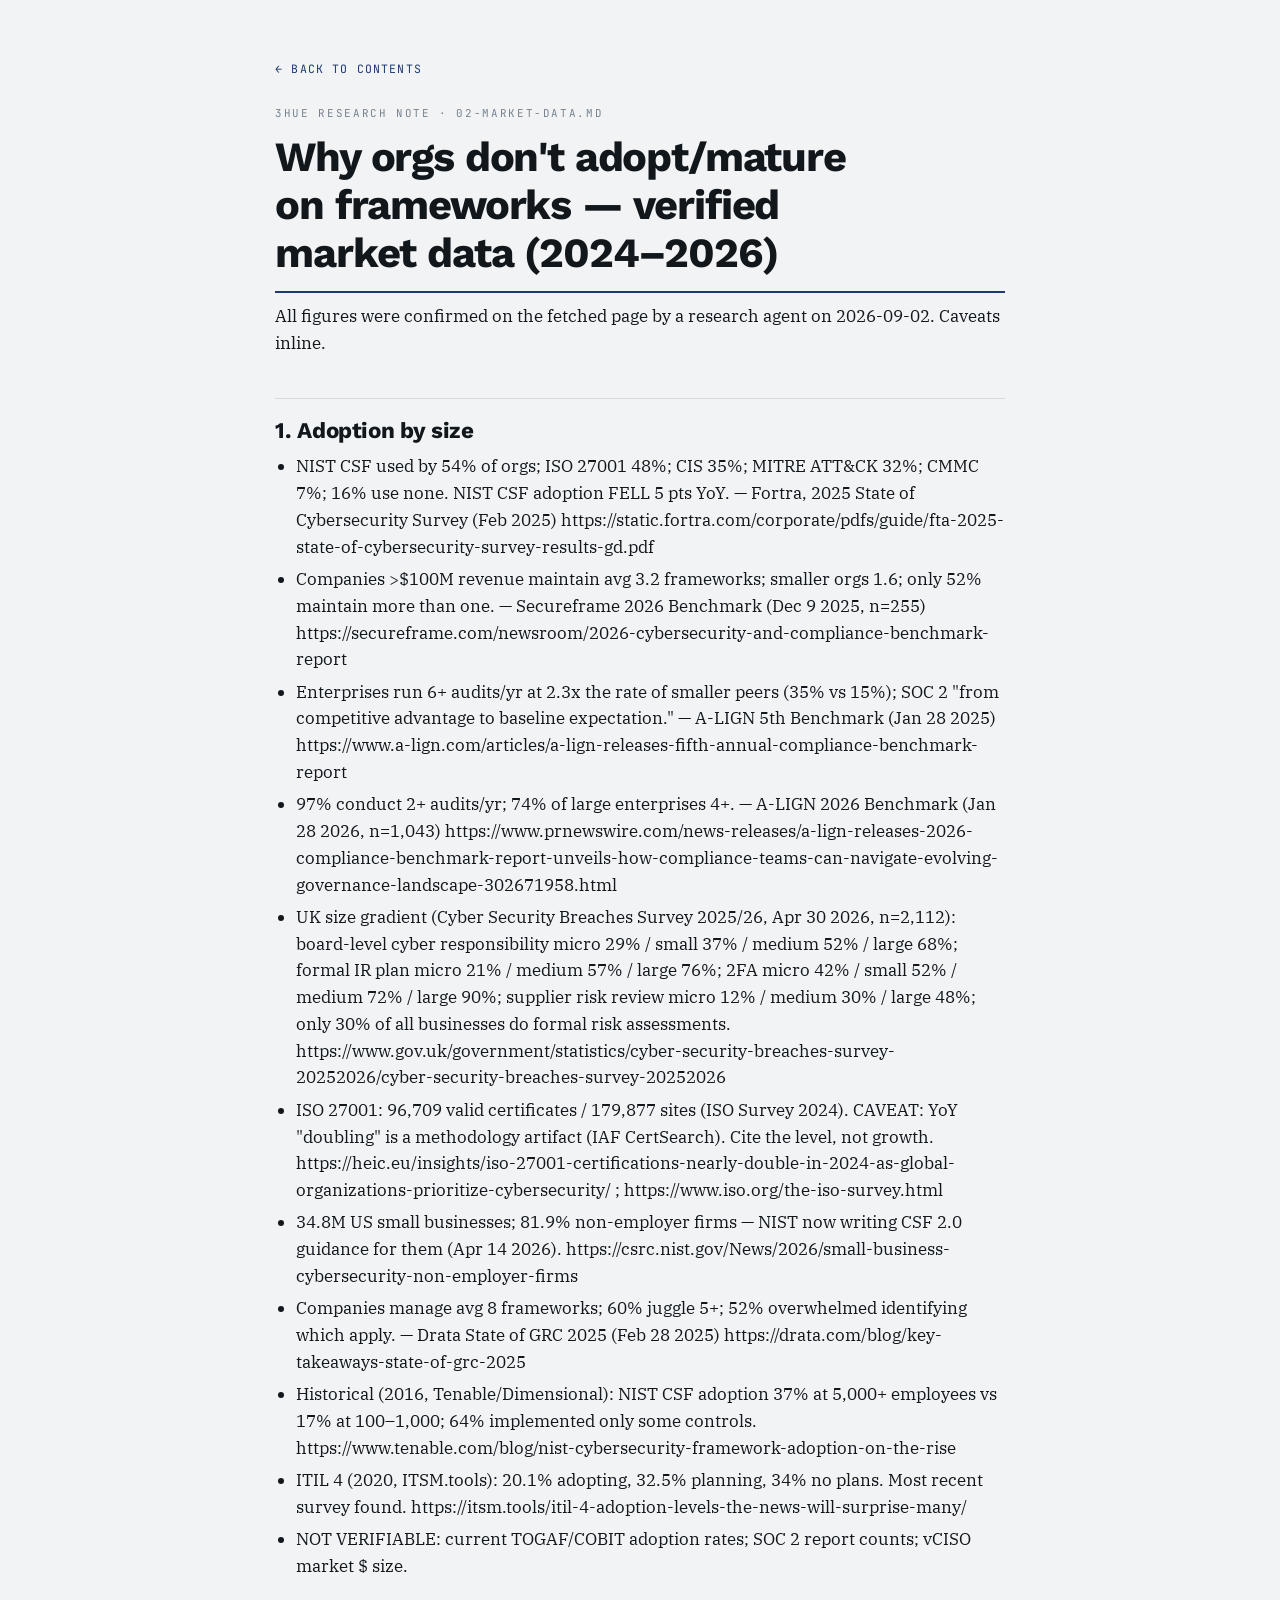
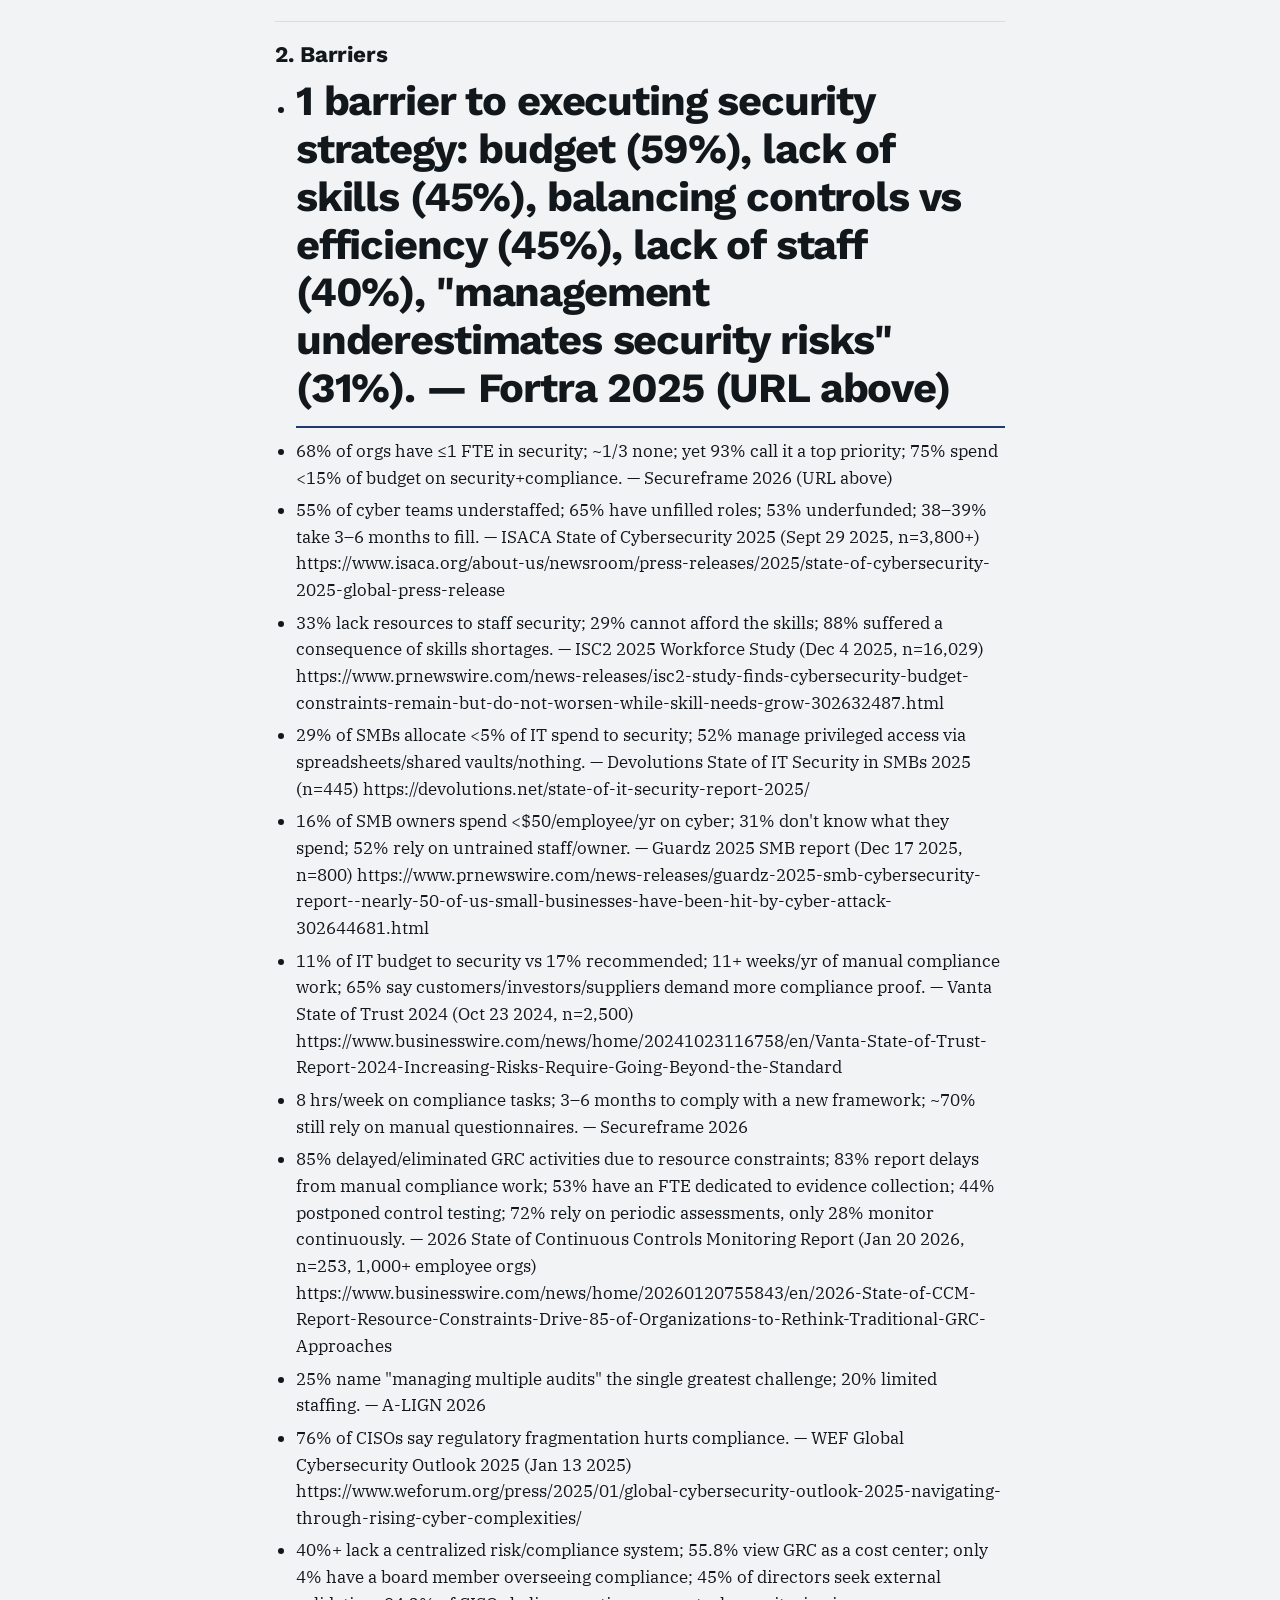
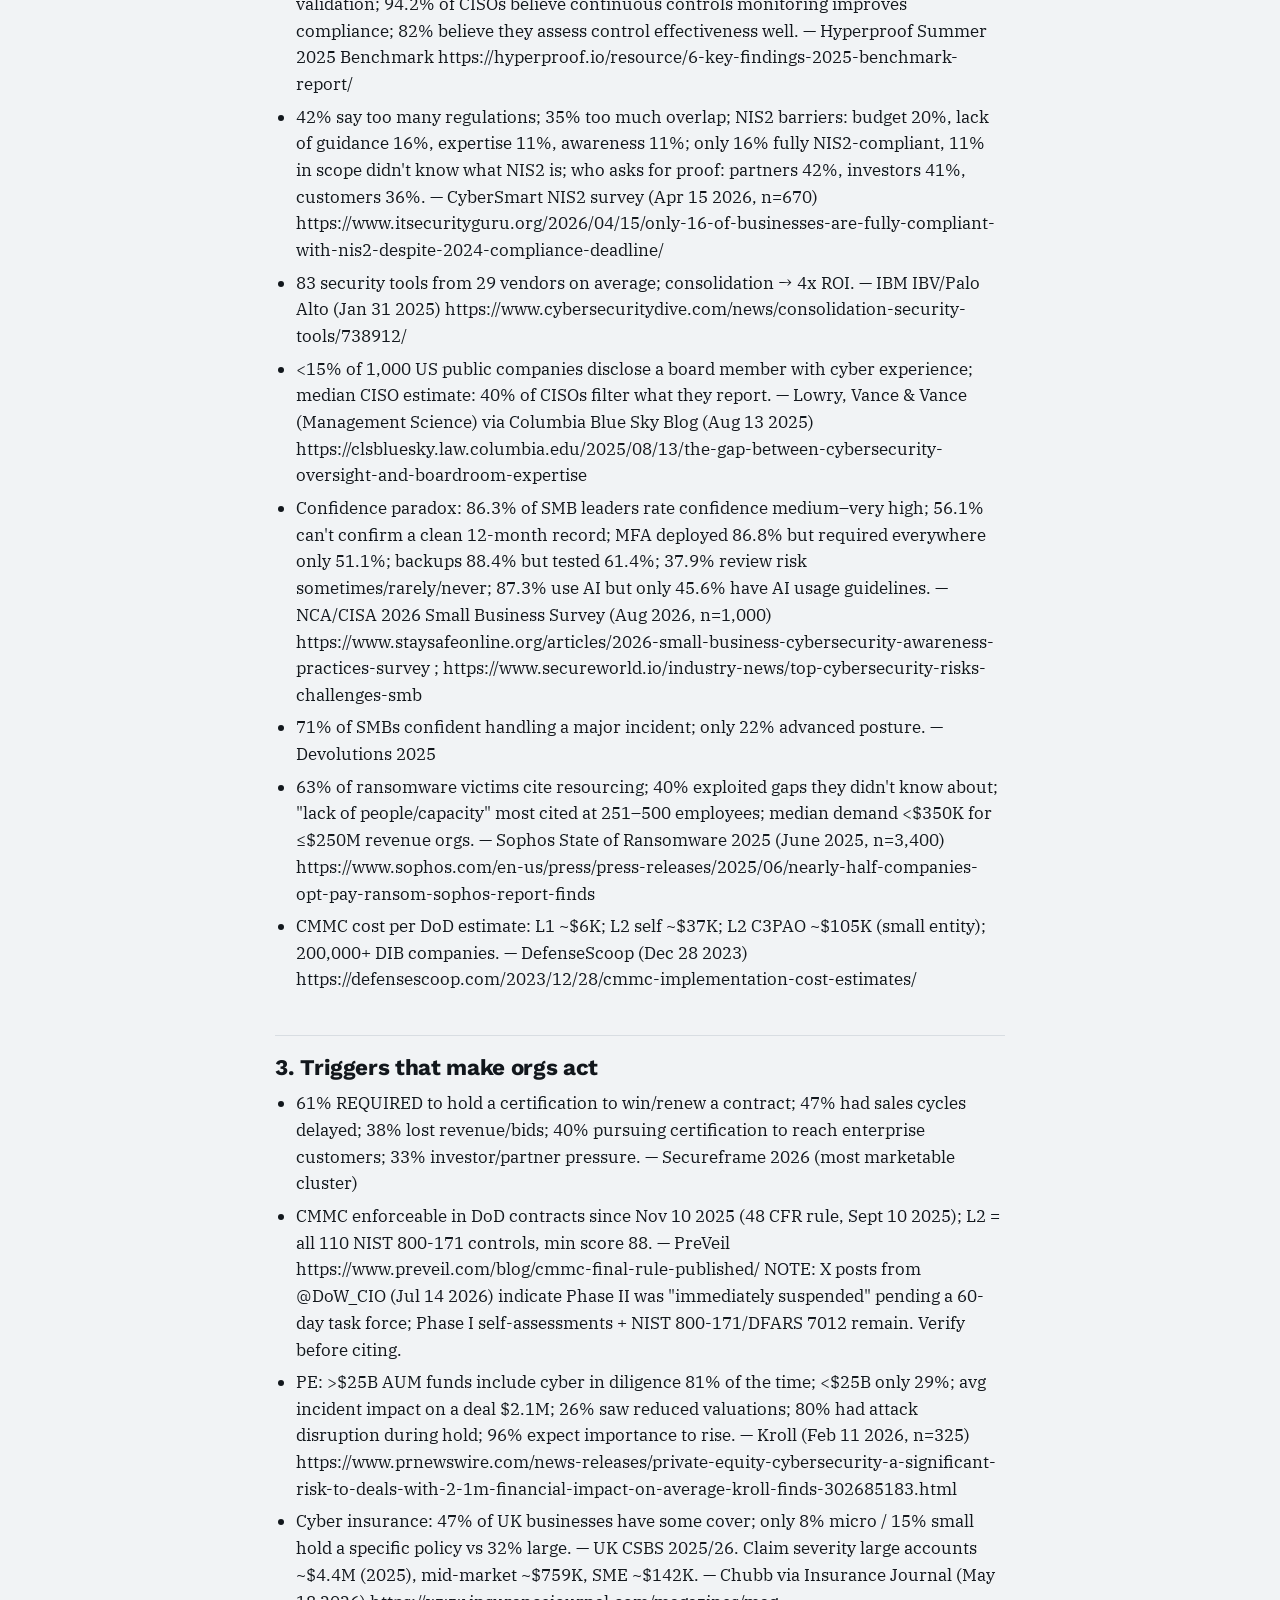
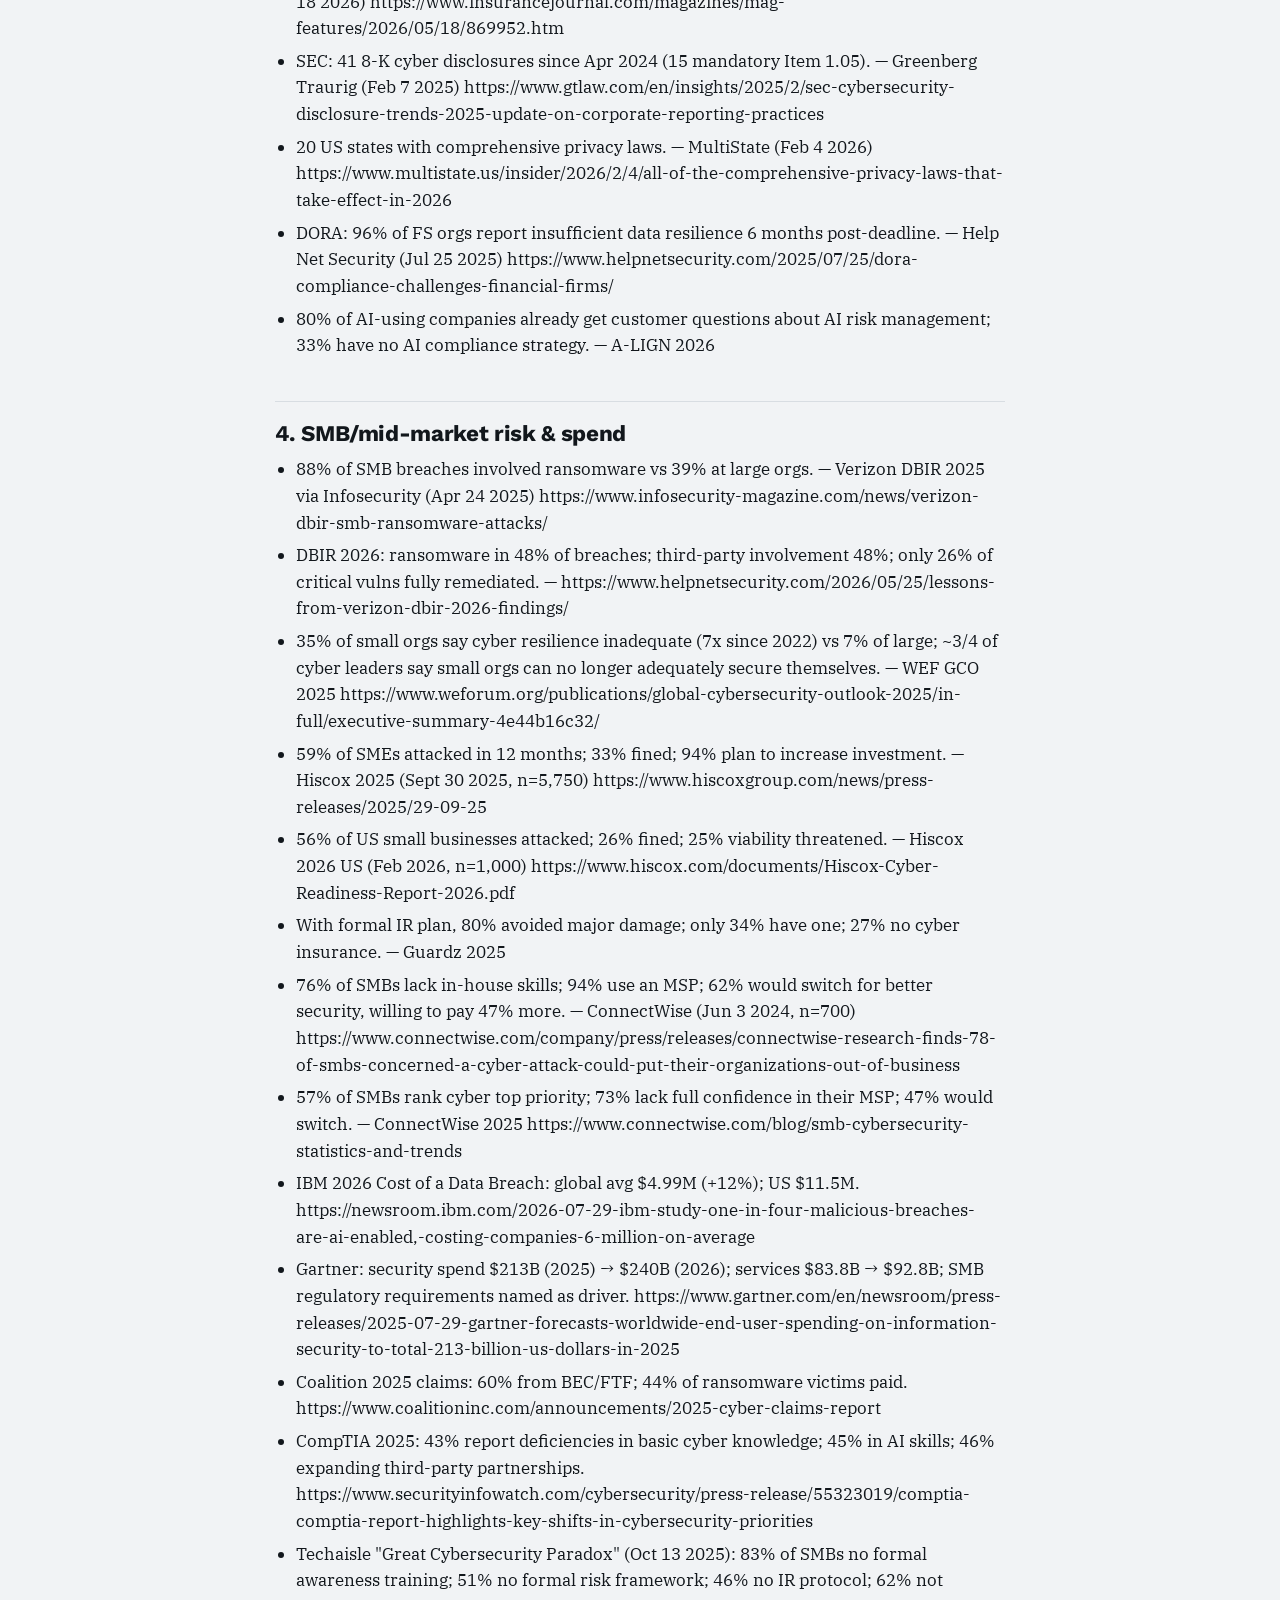
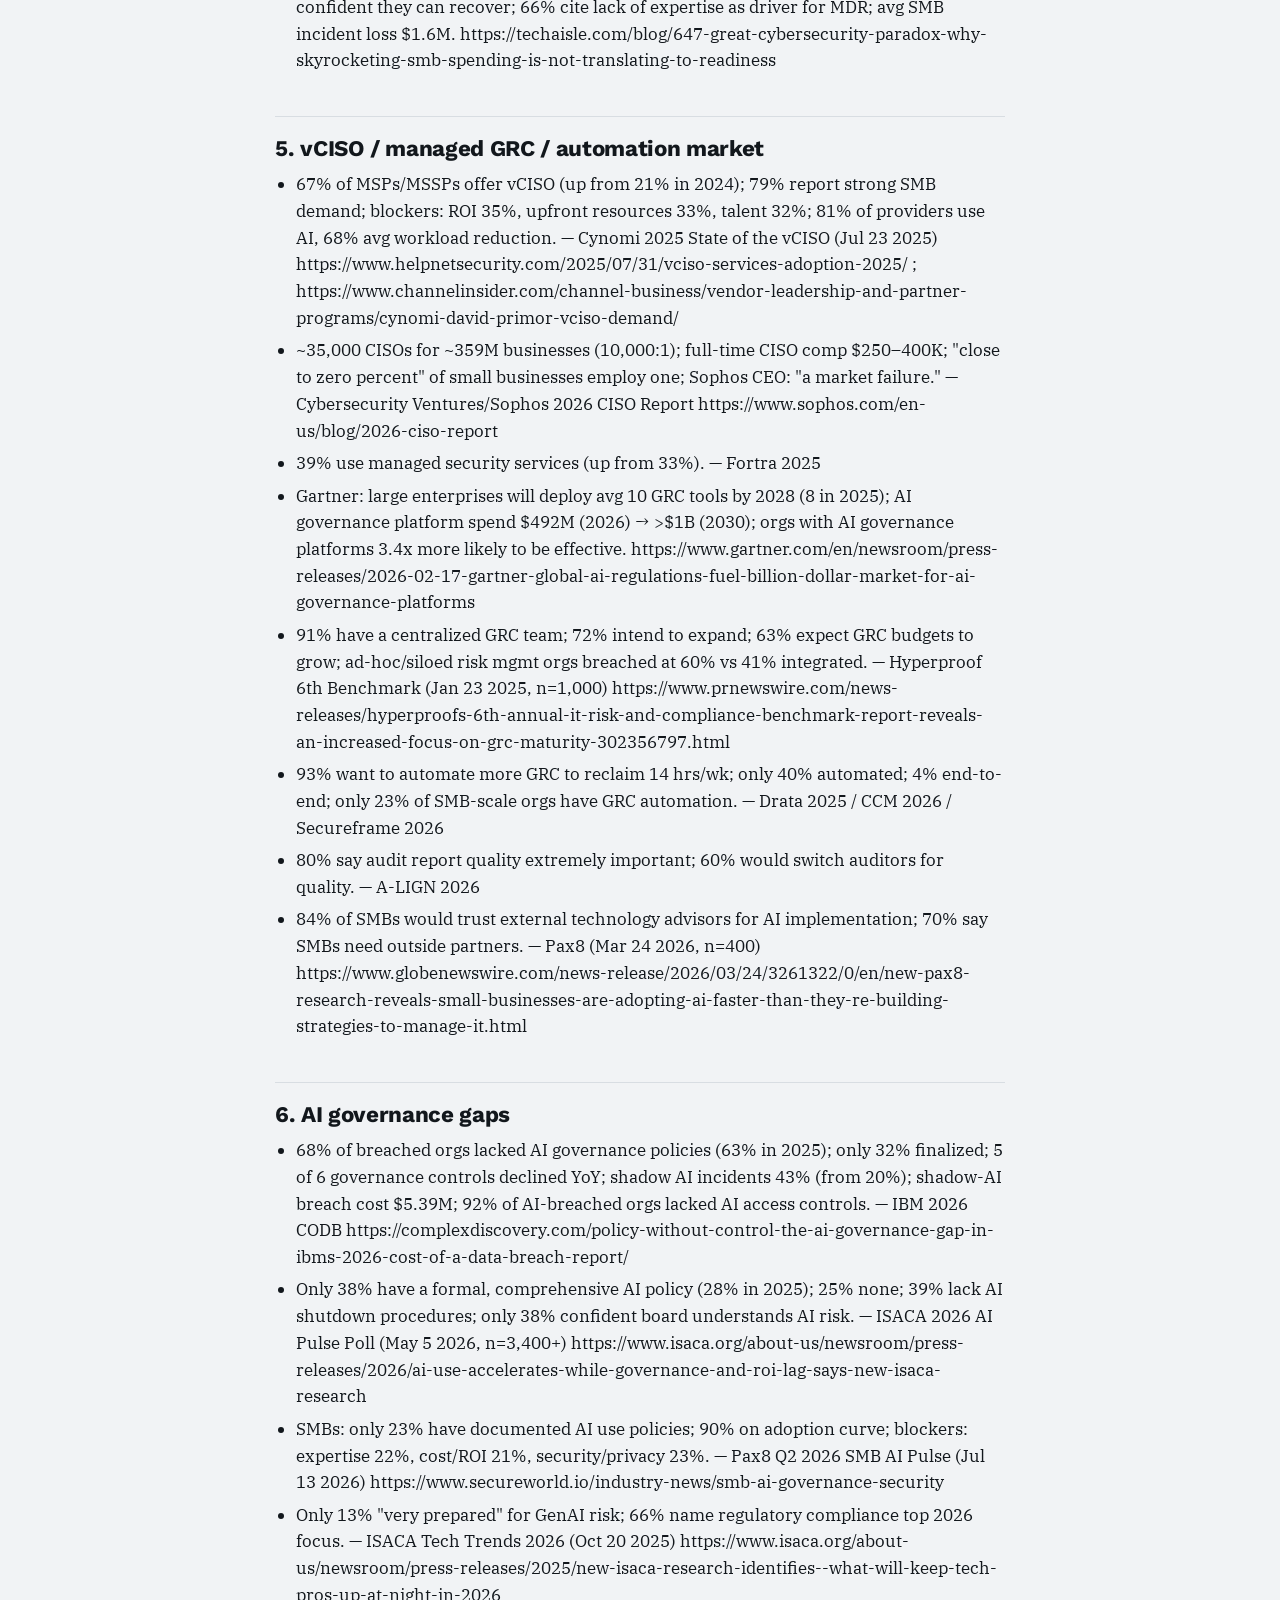
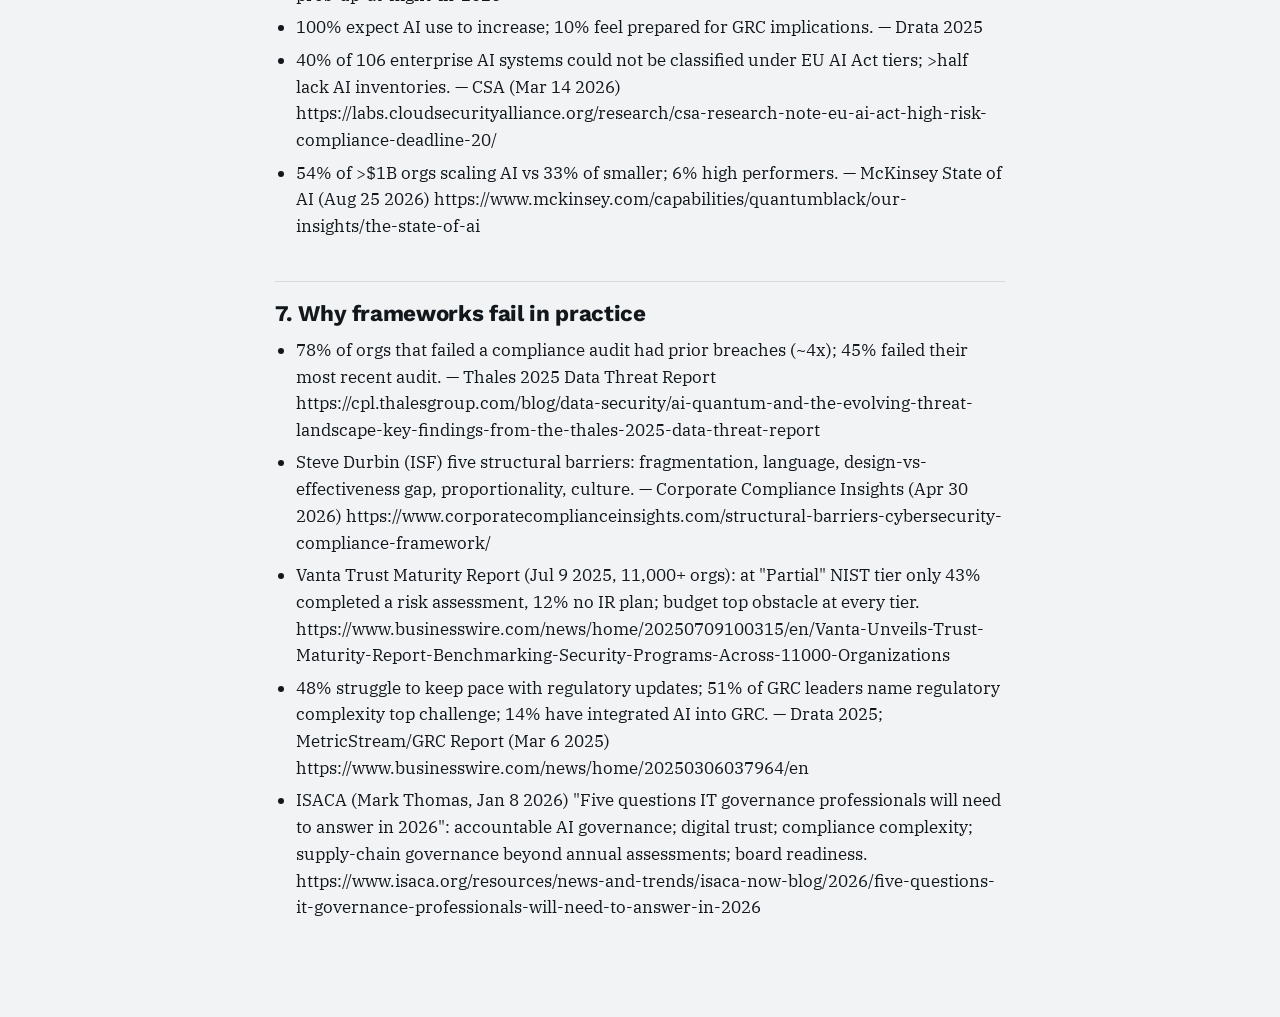
<file: assets/strategy/2026-09-08-09-source-library/02-market-and-icp/02-market-data.html>
<!doctype html>
<html lang="en"><head><meta charset="utf-8">
<meta name="viewport" content="width=device-width,initial-scale=1"><meta name="robots" content="noindex">
<title>Why orgs don't adopt/mature on frameworks — verified market data (2024–2026)</title>
<style>@font-face{font-family:'NoteBody';font-style:normal;font-weight:300 550;font-display:swap;src:url([data-uri]) format('woff2');}
@font-face{font-family:'NoteBody';font-style:normal;font-weight:551 900;font-display:swap;src:url([data-uri]) format('woff2');}
@font-face{font-family:'NoteBody';font-style:italic;font-weight:300 900;font-display:swap;src:url([data-uri]) format('woff2');}
@font-face{font-family:'NoteDisp';font-style:normal;font-weight:551 900;font-display:swap;src:url([data-uri]) format('woff2');}
@font-face{font-family:'NoteDisp';font-style:normal;font-weight:300 550;font-display:swap;src:url([data-uri]) format('woff2');}
@font-face{font-family:'NoteMono';font-style:normal;font-weight:300 550;font-display:swap;src:url([data-uri]) format('woff2');}
@font-face{font-family:'NoteMono';font-style:normal;font-weight:551 900;font-display:swap;src:url([data-uri]) format('woff2');}

:root{
  --ground:#F1F3F5;--surface:#fff;--surface-2:#E7EBEF;--ink:#12171C;--ink-2:#48525B;--ink-3:#78838D;
  --rule:#D8DDE2;--accent:#1E3A6E;--wash:#E9EFF7;
  color-scheme:light dark;
}
@media(prefers-color-scheme:dark){:root:not([data-theme="light"]){
  --ground:#0E1215;--surface:#171C21;--surface-2:#1F262C;--ink:#E9EDF1;--ink-2:#AFB9C2;--ink-3:#7C8792;
  --rule:#2A3238;--accent:#8FA9D8;--wash:#16202C;}}
:root[data-theme="dark"]{
  --ground:#0E1215;--surface:#171C21;--surface-2:#1F262C;--ink:#E9EDF1;--ink-2:#AFB9C2;--ink-3:#7C8792;
  --rule:#2A3238;--accent:#8FA9D8;--wash:#16202C;}
*{box-sizing:border-box}
body{margin:0;background:var(--ground);color:var(--ink);
  font-family:'NoteBody',Georgia,'Times New Roman',serif;font-size:16.5px;line-height:1.62;-webkit-font-smoothing:antialiased}
.page{max-width:50rem;margin:0 auto;padding:clamp(1.6rem,5vw,3.4rem) clamp(1.1rem,4vw,2.2rem) 5rem}
.back{display:inline-block;font-family:'NoteMono',ui-monospace,Menlo,monospace;font-size:.72rem;
  letter-spacing:.1em;text-transform:uppercase;color:var(--accent);text-decoration:none;margin-bottom:1.6rem}
.back:hover{text-decoration:underline}
.kicker{font-family:'NoteMono',ui-monospace,monospace;font-size:.68rem;letter-spacing:.15em;
  text-transform:uppercase;color:var(--ink-3);display:block;margin-bottom:.7rem}
h1,h2,h3,h4{font-family:'NoteDisp','Helvetica Neue',Arial,sans-serif;line-height:1.15;text-wrap:balance;
  margin:2.2rem 0 .6rem;letter-spacing:-.015em}
h1{font-size:clamp(1.9rem,4vw,2.6rem);font-weight:700;margin-top:0;letter-spacing:-.028em;
  padding-bottom:.9rem;border-bottom:2px solid var(--accent)}
h2{font-size:1.4rem;font-weight:700;margin-top:2.6rem;padding-top:1.2rem;border-top:1px solid var(--rule)}
h3{font-size:1.08rem;font-weight:600}
h4{font-size:.95rem;font-weight:600;color:var(--ink-2)}
p{margin:0 0 1em}
ul,ol{padding-left:1.3rem;margin:0 0 1em}
li{margin-bottom:.35em}
li>ul,li>ol{margin-top:.35em}
strong{font-weight:600}
code{font-family:'NoteMono',ui-monospace,Menlo,monospace;font-size:.86em;background:var(--surface-2);
  padding:.1em .35em;border-radius:3px;overflow-wrap:anywhere}
pre{background:var(--surface);border:1px solid var(--rule);border-radius:5px;padding:.9rem 1.1rem;
  overflow-x:auto;font-size:.8rem;line-height:1.55}
pre code{background:none;padding:0;font-size:inherit}
blockquote{margin:0 0 1em;padding:.2rem 0 .2rem 1rem;border-left:3px solid var(--accent);color:var(--ink-2)}
a{color:var(--accent);overflow-wrap:anywhere}
hr{border:0;border-top:1px solid var(--rule);margin:2rem 0}
.tw{overflow-x:auto;border:1px solid var(--rule);border-radius:5px;background:var(--surface);margin:0 0 1.2em}
table{border-collapse:collapse;width:100%;font-size:.85rem;font-variant-numeric:tabular-nums}
th,td{text-align:left;padding:.5rem .75rem;border-bottom:1px solid var(--rule);vertical-align:top}
th{font-family:'NoteMono',ui-monospace,monospace;font-size:.65rem;letter-spacing:.1em;text-transform:uppercase;
  color:var(--ink-3);font-weight:500;background:var(--surface-2);white-space:nowrap}
tbody tr:last-child td{border-bottom:none}
*:focus-visible{outline:2px solid var(--accent);outline-offset:2px}
@media print{
  @page{margin:15mm 13mm}
  html,body{background:#fff!important}
  .back{display:none}
  *{overflow:visible!important}
  table{min-width:0!important}
  tr,pre,blockquote{page-break-inside:avoid}
  h1,h2,h3{page-break-after:avoid}
}
</style></head>
<body><div class="page">
<a class="back" href="index.html">&larr; Back to contents</a>
<span class="kicker">3HUE research note &middot; 02-market-data.md</span>
<h1>Why orgs don't adopt/mature on frameworks — verified market data (2024–2026)</h1>
<p>All figures were confirmed on the fetched page by a research agent on 2026-09-02. Caveats inline.</p>
<h2>1. Adoption by size</h2>
<ul>
<li>NIST CSF used by 54% of orgs; ISO 27001 48%; CIS 35%; MITRE ATT&amp;CK 32%; CMMC 7%; 16% use none. NIST CSF adoption FELL 5 pts YoY. — Fortra, 2025 State of Cybersecurity Survey (Feb 2025) https://static.fortra.com/corporate/pdfs/guide/fta-2025-state-of-cybersecurity-survey-results-gd.pdf</li>
<li>Companies &gt;$100M revenue maintain avg 3.2 frameworks; smaller orgs 1.6; only 52% maintain more than one. — Secureframe 2026 Benchmark (Dec 9 2025, n=255) https://secureframe.com/newsroom/2026-cybersecurity-and-compliance-benchmark-report</li>
<li>Enterprises run 6+ audits/yr at 2.3x the rate of smaller peers (35% vs 15%); SOC 2 "from competitive advantage to baseline expectation." — A-LIGN 5th Benchmark (Jan 28 2025) https://www.a-lign.com/articles/a-lign-releases-fifth-annual-compliance-benchmark-report</li>
<li>97% conduct 2+ audits/yr; 74% of large enterprises 4+. — A-LIGN 2026 Benchmark (Jan 28 2026, n=1,043) https://www.prnewswire.com/news-releases/a-lign-releases-2026-compliance-benchmark-report-unveils-how-compliance-teams-can-navigate-evolving-governance-landscape-302671958.html</li>
<li>UK size gradient (Cyber Security Breaches Survey 2025/26, Apr 30 2026, n=2,112): board-level cyber responsibility micro 29% / small 37% / medium 52% / large 68%; formal IR plan micro 21% / medium 57% / large 76%; 2FA micro 42% / small 52% / medium 72% / large 90%; supplier risk review micro 12% / medium 30% / large 48%; only 30% of all businesses do formal risk assessments. https://www.gov.uk/government/statistics/cyber-security-breaches-survey-20252026/cyber-security-breaches-survey-20252026</li>
<li>ISO 27001: 96,709 valid certificates / 179,877 sites (ISO Survey 2024). CAVEAT: YoY "doubling" is a methodology artifact (IAF CertSearch). Cite the level, not growth. https://heic.eu/insights/iso-27001-certifications-nearly-double-in-2024-as-global-organizations-prioritize-cybersecurity/ ; https://www.iso.org/the-iso-survey.html</li>
<li>34.8M US small businesses; 81.9% non-employer firms — NIST now writing CSF 2.0 guidance for them (Apr 14 2026). https://csrc.nist.gov/News/2026/small-business-cybersecurity-non-employer-firms</li>
<li>Companies manage avg 8 frameworks; 60% juggle 5+; 52% overwhelmed identifying which apply. — Drata State of GRC 2025 (Feb 28 2025) https://drata.com/blog/key-takeaways-state-of-grc-2025</li>
<li>Historical (2016, Tenable/Dimensional): NIST CSF adoption 37% at 5,000+ employees vs 17% at 100–1,000; 64% implemented only some controls. https://www.tenable.com/blog/nist-cybersecurity-framework-adoption-on-the-rise</li>
<li>ITIL 4 (2020, ITSM.tools): 20.1% adopting, 32.5% planning, 34% no plans. Most recent survey found. https://itsm.tools/itil-4-adoption-levels-the-news-will-surprise-many/</li>
<li>NOT VERIFIABLE: current TOGAF/COBIT adoption rates; SOC 2 report counts; vCISO market $ size.</li>
</ul>
<h2>2. Barriers</h2>
<ul>
<li>
<h1>1 barrier to executing security strategy: budget (59%), lack of skills (45%), balancing controls vs efficiency (45%), lack of staff (40%), "management underestimates security risks" (31%). — Fortra 2025 (URL above)</h1>
</li>
<li>68% of orgs have ≤1 FTE in security; ~1/3 none; yet 93% call it a top priority; 75% spend &lt;15% of budget on security+compliance. — Secureframe 2026 (URL above)</li>
<li>55% of cyber teams understaffed; 65% have unfilled roles; 53% underfunded; 38–39% take 3–6 months to fill. — ISACA State of Cybersecurity 2025 (Sept 29 2025, n=3,800+) https://www.isaca.org/about-us/newsroom/press-releases/2025/state-of-cybersecurity-2025-global-press-release</li>
<li>33% lack resources to staff security; 29% cannot afford the skills; 88% suffered a consequence of skills shortages. — ISC2 2025 Workforce Study (Dec 4 2025, n=16,029) https://www.prnewswire.com/news-releases/isc2-study-finds-cybersecurity-budget-constraints-remain-but-do-not-worsen-while-skill-needs-grow-302632487.html</li>
<li>29% of SMBs allocate &lt;5% of IT spend to security; 52% manage privileged access via spreadsheets/shared vaults/nothing. — Devolutions State of IT Security in SMBs 2025 (n=445) https://devolutions.net/state-of-it-security-report-2025/</li>
<li>16% of SMB owners spend &lt;$50/employee/yr on cyber; 31% don't know what they spend; 52% rely on untrained staff/owner. — Guardz 2025 SMB report (Dec 17 2025, n=800) https://www.prnewswire.com/news-releases/guardz-2025-smb-cybersecurity-report--nearly-50-of-us-small-businesses-have-been-hit-by-cyber-attack-302644681.html</li>
<li>11% of IT budget to security vs 17% recommended; 11+ weeks/yr of manual compliance work; 65% say customers/investors/suppliers demand more compliance proof. — Vanta State of Trust 2024 (Oct 23 2024, n=2,500) https://www.businesswire.com/news/home/20241023116758/en/Vanta-State-of-Trust-Report-2024-Increasing-Risks-Require-Going-Beyond-the-Standard</li>
<li>8 hrs/week on compliance tasks; 3–6 months to comply with a new framework; ~70% still rely on manual questionnaires. — Secureframe 2026</li>
<li>85% delayed/eliminated GRC activities due to resource constraints; 83% report delays from manual compliance work; 53% have an FTE dedicated to evidence collection; 44% postponed control testing; 72% rely on periodic assessments, only 28% monitor continuously. — 2026 State of Continuous Controls Monitoring Report (Jan 20 2026, n=253, 1,000+ employee orgs) https://www.businesswire.com/news/home/20260120755843/en/2026-State-of-CCM-Report-Resource-Constraints-Drive-85-of-Organizations-to-Rethink-Traditional-GRC-Approaches</li>
<li>25% name "managing multiple audits" the single greatest challenge; 20% limited staffing. — A-LIGN 2026</li>
<li>76% of CISOs say regulatory fragmentation hurts compliance. — WEF Global Cybersecurity Outlook 2025 (Jan 13 2025) https://www.weforum.org/press/2025/01/global-cybersecurity-outlook-2025-navigating-through-rising-cyber-complexities/</li>
<li>40%+ lack a centralized risk/compliance system; 55.8% view GRC as a cost center; only 4% have a board member overseeing compliance; 45% of directors seek external validation; 94.2% of CISOs believe continuous controls monitoring improves compliance; 82% believe they assess control effectiveness well. — Hyperproof Summer 2025 Benchmark https://hyperproof.io/resource/6-key-findings-2025-benchmark-report/</li>
<li>42% say too many regulations; 35% too much overlap; NIS2 barriers: budget 20%, lack of guidance 16%, expertise 11%, awareness 11%; only 16% fully NIS2-compliant, 11% in scope didn't know what NIS2 is; who asks for proof: partners 42%, investors 41%, customers 36%. — CyberSmart NIS2 survey (Apr 15 2026, n=670) https://www.itsecurityguru.org/2026/04/15/only-16-of-businesses-are-fully-compliant-with-nis2-despite-2024-compliance-deadline/</li>
<li>83 security tools from 29 vendors on average; consolidation → 4x ROI. — IBM IBV/Palo Alto (Jan 31 2025) https://www.cybersecuritydive.com/news/consolidation-security-tools/738912/</li>
<li>&lt;15% of 1,000 US public companies disclose a board member with cyber experience; median CISO estimate: 40% of CISOs filter what they report. — Lowry, Vance &amp; Vance (Management Science) via Columbia Blue Sky Blog (Aug 13 2025) https://clsbluesky.law.columbia.edu/2025/08/13/the-gap-between-cybersecurity-oversight-and-boardroom-expertise</li>
<li>Confidence paradox: 86.3% of SMB leaders rate confidence medium–very high; 56.1% can't confirm a clean 12-month record; MFA deployed 86.8% but required everywhere only 51.1%; backups 88.4% but tested 61.4%; 37.9% review risk sometimes/rarely/never; 87.3% use AI but only 45.6% have AI usage guidelines. — NCA/CISA 2026 Small Business Survey (Aug 2026, n=1,000) https://www.staysafeonline.org/articles/2026-small-business-cybersecurity-awareness-practices-survey ; https://www.secureworld.io/industry-news/top-cybersecurity-risks-challenges-smb</li>
<li>71% of SMBs confident handling a major incident; only 22% advanced posture. — Devolutions 2025</li>
<li>63% of ransomware victims cite resourcing; 40% exploited gaps they didn't know about; "lack of people/capacity" most cited at 251–500 employees; median demand &lt;$350K for ≤$250M revenue orgs. — Sophos State of Ransomware 2025 (June 2025, n=3,400) https://www.sophos.com/en-us/press/press-releases/2025/06/nearly-half-companies-opt-pay-ransom-sophos-report-finds</li>
<li>CMMC cost per DoD estimate: L1 ~$6K; L2 self ~$37K; L2 C3PAO ~$105K (small entity); 200,000+ DIB companies. — DefenseScoop (Dec 28 2023) https://defensescoop.com/2023/12/28/cmmc-implementation-cost-estimates/</li>
</ul>
<h2>3. Triggers that make orgs act</h2>
<ul>
<li>61% REQUIRED to hold a certification to win/renew a contract; 47% had sales cycles delayed; 38% lost revenue/bids; 40% pursuing certification to reach enterprise customers; 33% investor/partner pressure. — Secureframe 2026 (most marketable cluster)</li>
<li>CMMC enforceable in DoD contracts since Nov 10 2025 (48 CFR rule, Sept 10 2025); L2 = all 110 NIST 800-171 controls, min score 88. — PreVeil https://www.preveil.com/blog/cmmc-final-rule-published/  NOTE: X posts from @DoW_CIO (Jul 14 2026) indicate Phase II was "immediately suspended" pending a 60-day task force; Phase I self-assessments + NIST 800-171/DFARS 7012 remain. Verify before citing.</li>
<li>PE: &gt;$25B AUM funds include cyber in diligence 81% of the time; &lt;$25B only 29%; avg incident impact on a deal $2.1M; 26% saw reduced valuations; 80% had attack disruption during hold; 96% expect importance to rise. — Kroll (Feb 11 2026, n=325) https://www.prnewswire.com/news-releases/private-equity-cybersecurity-a-significant-risk-to-deals-with-2-1m-financial-impact-on-average-kroll-finds-302685183.html</li>
<li>Cyber insurance: 47% of UK businesses have some cover; only 8% micro / 15% small hold a specific policy vs 32% large. — UK CSBS 2025/26. Claim severity large accounts ~$4.4M (2025), mid-market ~$759K, SME ~$142K. — Chubb via Insurance Journal (May 18 2026) https://www.insurancejournal.com/magazines/mag-features/2026/05/18/869952.htm</li>
<li>SEC: 41 8-K cyber disclosures since Apr 2024 (15 mandatory Item 1.05). — Greenberg Traurig (Feb 7 2025) https://www.gtlaw.com/en/insights/2025/2/sec-cybersecurity-disclosure-trends-2025-update-on-corporate-reporting-practices</li>
<li>20 US states with comprehensive privacy laws. — MultiState (Feb 4 2026) https://www.multistate.us/insider/2026/2/4/all-of-the-comprehensive-privacy-laws-that-take-effect-in-2026</li>
<li>DORA: 96% of FS orgs report insufficient data resilience 6 months post-deadline. — Help Net Security (Jul 25 2025) https://www.helpnetsecurity.com/2025/07/25/dora-compliance-challenges-financial-firms/</li>
<li>80% of AI-using companies already get customer questions about AI risk management; 33% have no AI compliance strategy. — A-LIGN 2026</li>
</ul>
<h2>4. SMB/mid-market risk &amp; spend</h2>
<ul>
<li>88% of SMB breaches involved ransomware vs 39% at large orgs. — Verizon DBIR 2025 via Infosecurity (Apr 24 2025) https://www.infosecurity-magazine.com/news/verizon-dbir-smb-ransomware-attacks/</li>
<li>DBIR 2026: ransomware in 48% of breaches; third-party involvement 48%; only 26% of critical vulns fully remediated. — https://www.helpnetsecurity.com/2026/05/25/lessons-from-verizon-dbir-2026-findings/</li>
<li>35% of small orgs say cyber resilience inadequate (7x since 2022) vs 7% of large; ~3/4 of cyber leaders say small orgs can no longer adequately secure themselves. — WEF GCO 2025 https://www.weforum.org/publications/global-cybersecurity-outlook-2025/in-full/executive-summary-4e44b16c32/</li>
<li>59% of SMEs attacked in 12 months; 33% fined; 94% plan to increase investment. — Hiscox 2025 (Sept 30 2025, n=5,750) https://www.hiscoxgroup.com/news/press-releases/2025/29-09-25</li>
<li>56% of US small businesses attacked; 26% fined; 25% viability threatened. — Hiscox 2026 US (Feb 2026, n=1,000) https://www.hiscox.com/documents/Hiscox-Cyber-Readiness-Report-2026.pdf</li>
<li>With formal IR plan, 80% avoided major damage; only 34% have one; 27% no cyber insurance. — Guardz 2025</li>
<li>76% of SMBs lack in-house skills; 94% use an MSP; 62% would switch for better security, willing to pay 47% more. — ConnectWise (Jun 3 2024, n=700) https://www.connectwise.com/company/press/releases/connectwise-research-finds-78-of-smbs-concerned-a-cyber-attack-could-put-their-organizations-out-of-business</li>
<li>57% of SMBs rank cyber top priority; 73% lack full confidence in their MSP; 47% would switch. — ConnectWise 2025 https://www.connectwise.com/blog/smb-cybersecurity-statistics-and-trends</li>
<li>IBM 2026 Cost of a Data Breach: global avg $4.99M (+12%); US $11.5M. https://newsroom.ibm.com/2026-07-29-ibm-study-one-in-four-malicious-breaches-are-ai-enabled,-costing-companies-6-million-on-average</li>
<li>Gartner: security spend $213B (2025) → $240B (2026); services $83.8B → $92.8B; SMB regulatory requirements named as driver. https://www.gartner.com/en/newsroom/press-releases/2025-07-29-gartner-forecasts-worldwide-end-user-spending-on-information-security-to-total-213-billion-us-dollars-in-2025</li>
<li>Coalition 2025 claims: 60% from BEC/FTF; 44% of ransomware victims paid. https://www.coalitioninc.com/announcements/2025-cyber-claims-report</li>
<li>CompTIA 2025: 43% report deficiencies in basic cyber knowledge; 45% in AI skills; 46% expanding third-party partnerships. https://www.securityinfowatch.com/cybersecurity/press-release/55323019/comptia-comptia-report-highlights-key-shifts-in-cybersecurity-priorities</li>
<li>Techaisle "Great Cybersecurity Paradox" (Oct 13 2025): 83% of SMBs no formal awareness training; 51% no formal risk framework; 46% no IR protocol; 62% not confident they can recover; 66% cite lack of expertise as driver for MDR; avg SMB incident loss $1.6M. https://techaisle.com/blog/647-great-cybersecurity-paradox-why-skyrocketing-smb-spending-is-not-translating-to-readiness</li>
</ul>
<h2>5. vCISO / managed GRC / automation market</h2>
<ul>
<li>67% of MSPs/MSSPs offer vCISO (up from 21% in 2024); 79% report strong SMB demand; blockers: ROI 35%, upfront resources 33%, talent 32%; 81% of providers use AI, 68% avg workload reduction. — Cynomi 2025 State of the vCISO (Jul 23 2025) https://www.helpnetsecurity.com/2025/07/31/vciso-services-adoption-2025/ ; https://www.channelinsider.com/channel-business/vendor-leadership-and-partner-programs/cynomi-david-primor-vciso-demand/</li>
<li>~35,000 CISOs for ~359M businesses (10,000:1); full-time CISO comp $250–400K; "close to zero percent" of small businesses employ one; Sophos CEO: "a market failure." — Cybersecurity Ventures/Sophos 2026 CISO Report https://www.sophos.com/en-us/blog/2026-ciso-report</li>
<li>39% use managed security services (up from 33%). — Fortra 2025</li>
<li>Gartner: large enterprises will deploy avg 10 GRC tools by 2028 (8 in 2025); AI governance platform spend $492M (2026) → &gt;$1B (2030); orgs with AI governance platforms 3.4x more likely to be effective. https://www.gartner.com/en/newsroom/press-releases/2026-02-17-gartner-global-ai-regulations-fuel-billion-dollar-market-for-ai-governance-platforms</li>
<li>91% have a centralized GRC team; 72% intend to expand; 63% expect GRC budgets to grow; ad-hoc/siloed risk mgmt orgs breached at 60% vs 41% integrated. — Hyperproof 6th Benchmark (Jan 23 2025, n=1,000) https://www.prnewswire.com/news-releases/hyperproofs-6th-annual-it-risk-and-compliance-benchmark-report-reveals-an-increased-focus-on-grc-maturity-302356797.html</li>
<li>93% want to automate more GRC to reclaim 14 hrs/wk; only 40% automated; 4% end-to-end; only 23% of SMB-scale orgs have GRC automation. — Drata 2025 / CCM 2026 / Secureframe 2026</li>
<li>80% say audit report quality extremely important; 60% would switch auditors for quality. — A-LIGN 2026</li>
<li>84% of SMBs would trust external technology advisors for AI implementation; 70% say SMBs need outside partners. — Pax8 (Mar 24 2026, n=400) https://www.globenewswire.com/news-release/2026/03/24/3261322/0/en/new-pax8-research-reveals-small-businesses-are-adopting-ai-faster-than-they-re-building-strategies-to-manage-it.html</li>
</ul>
<h2>6. AI governance gaps</h2>
<ul>
<li>68% of breached orgs lacked AI governance policies (63% in 2025); only 32% finalized; 5 of 6 governance controls declined YoY; shadow AI incidents 43% (from 20%); shadow-AI breach cost $5.39M; 92% of AI-breached orgs lacked AI access controls. — IBM 2026 CODB https://complexdiscovery.com/policy-without-control-the-ai-governance-gap-in-ibms-2026-cost-of-a-data-breach-report/</li>
<li>Only 38% have a formal, comprehensive AI policy (28% in 2025); 25% none; 39% lack AI shutdown procedures; only 38% confident board understands AI risk. — ISACA 2026 AI Pulse Poll (May 5 2026, n=3,400+) https://www.isaca.org/about-us/newsroom/press-releases/2026/ai-use-accelerates-while-governance-and-roi-lag-says-new-isaca-research</li>
<li>SMBs: only 23% have documented AI use policies; 90% on adoption curve; blockers: expertise 22%, cost/ROI 21%, security/privacy 23%. — Pax8 Q2 2026 SMB AI Pulse (Jul 13 2026) https://www.secureworld.io/industry-news/smb-ai-governance-security</li>
<li>Only 13% "very prepared" for GenAI risk; 66% name regulatory compliance top 2026 focus. — ISACA Tech Trends 2026 (Oct 20 2025) https://www.isaca.org/about-us/newsroom/press-releases/2025/new-isaca-research-identifies--what-will-keep-tech-pros-up-at-night-in-2026</li>
<li>100% expect AI use to increase; 10% feel prepared for GRC implications. — Drata 2025</li>
<li>40% of 106 enterprise AI systems could not be classified under EU AI Act tiers; &gt;half lack AI inventories. — CSA (Mar 14 2026) https://labs.cloudsecurityalliance.org/research/csa-research-note-eu-ai-act-high-risk-compliance-deadline-20/</li>
<li>54% of &gt;$1B orgs scaling AI vs 33% of smaller; 6% high performers. — McKinsey State of AI (Aug 25 2026) https://www.mckinsey.com/capabilities/quantumblack/our-insights/the-state-of-ai</li>
</ul>
<h2>7. Why frameworks fail in practice</h2>
<ul>
<li>78% of orgs that failed a compliance audit had prior breaches (~4x); 45% failed their most recent audit. — Thales 2025 Data Threat Report https://cpl.thalesgroup.com/blog/data-security/ai-quantum-and-the-evolving-threat-landscape-key-findings-from-the-thales-2025-data-threat-report</li>
<li>Steve Durbin (ISF) five structural barriers: fragmentation, language, design-vs-effectiveness gap, proportionality, culture. — Corporate Compliance Insights (Apr 30 2026) https://www.corporatecomplianceinsights.com/structural-barriers-cybersecurity-compliance-framework/</li>
<li>Vanta Trust Maturity Report (Jul 9 2025, 11,000+ orgs): at "Partial" NIST tier only 43% completed a risk assessment, 12% no IR plan; budget top obstacle at every tier. https://www.businesswire.com/news/home/20250709100315/en/Vanta-Unveils-Trust-Maturity-Report-Benchmarking-Security-Programs-Across-11000-Organizations</li>
<li>48% struggle to keep pace with regulatory updates; 51% of GRC leaders name regulatory complexity top challenge; 14% have integrated AI into GRC. — Drata 2025; MetricStream/GRC Report (Mar 6 2025) https://www.businesswire.com/news/home/20250306037964/en</li>
<li>ISACA (Mark Thomas, Jan 8 2026) "Five questions IT governance professionals will need to answer in 2026": accountable AI governance; digital trust; compliance complexity; supply-chain governance beyond annual assessments; board readiness. https://www.isaca.org/resources/news-and-trends/isaca-now-blog/2026/five-questions-it-governance-professionals-will-need-to-answer-in-2026</li>
</ul>
</div></body></html>
</file>
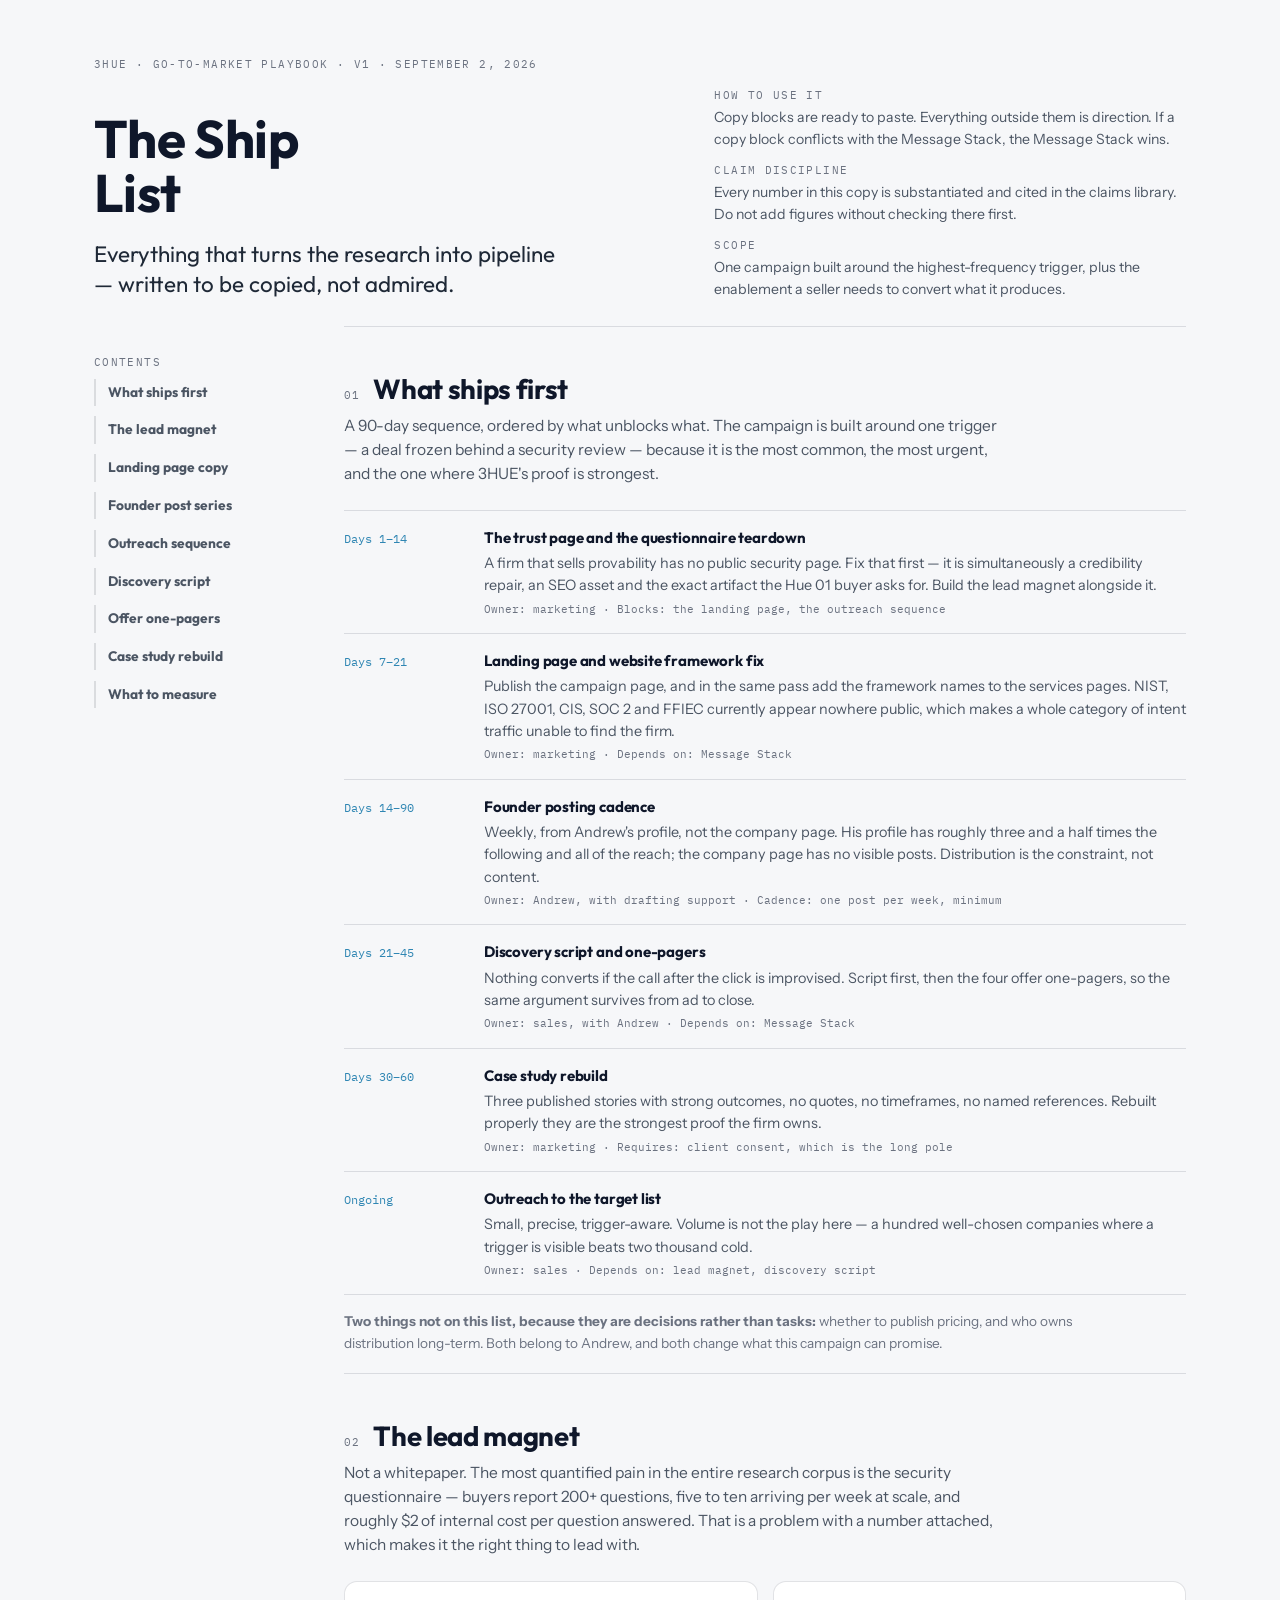
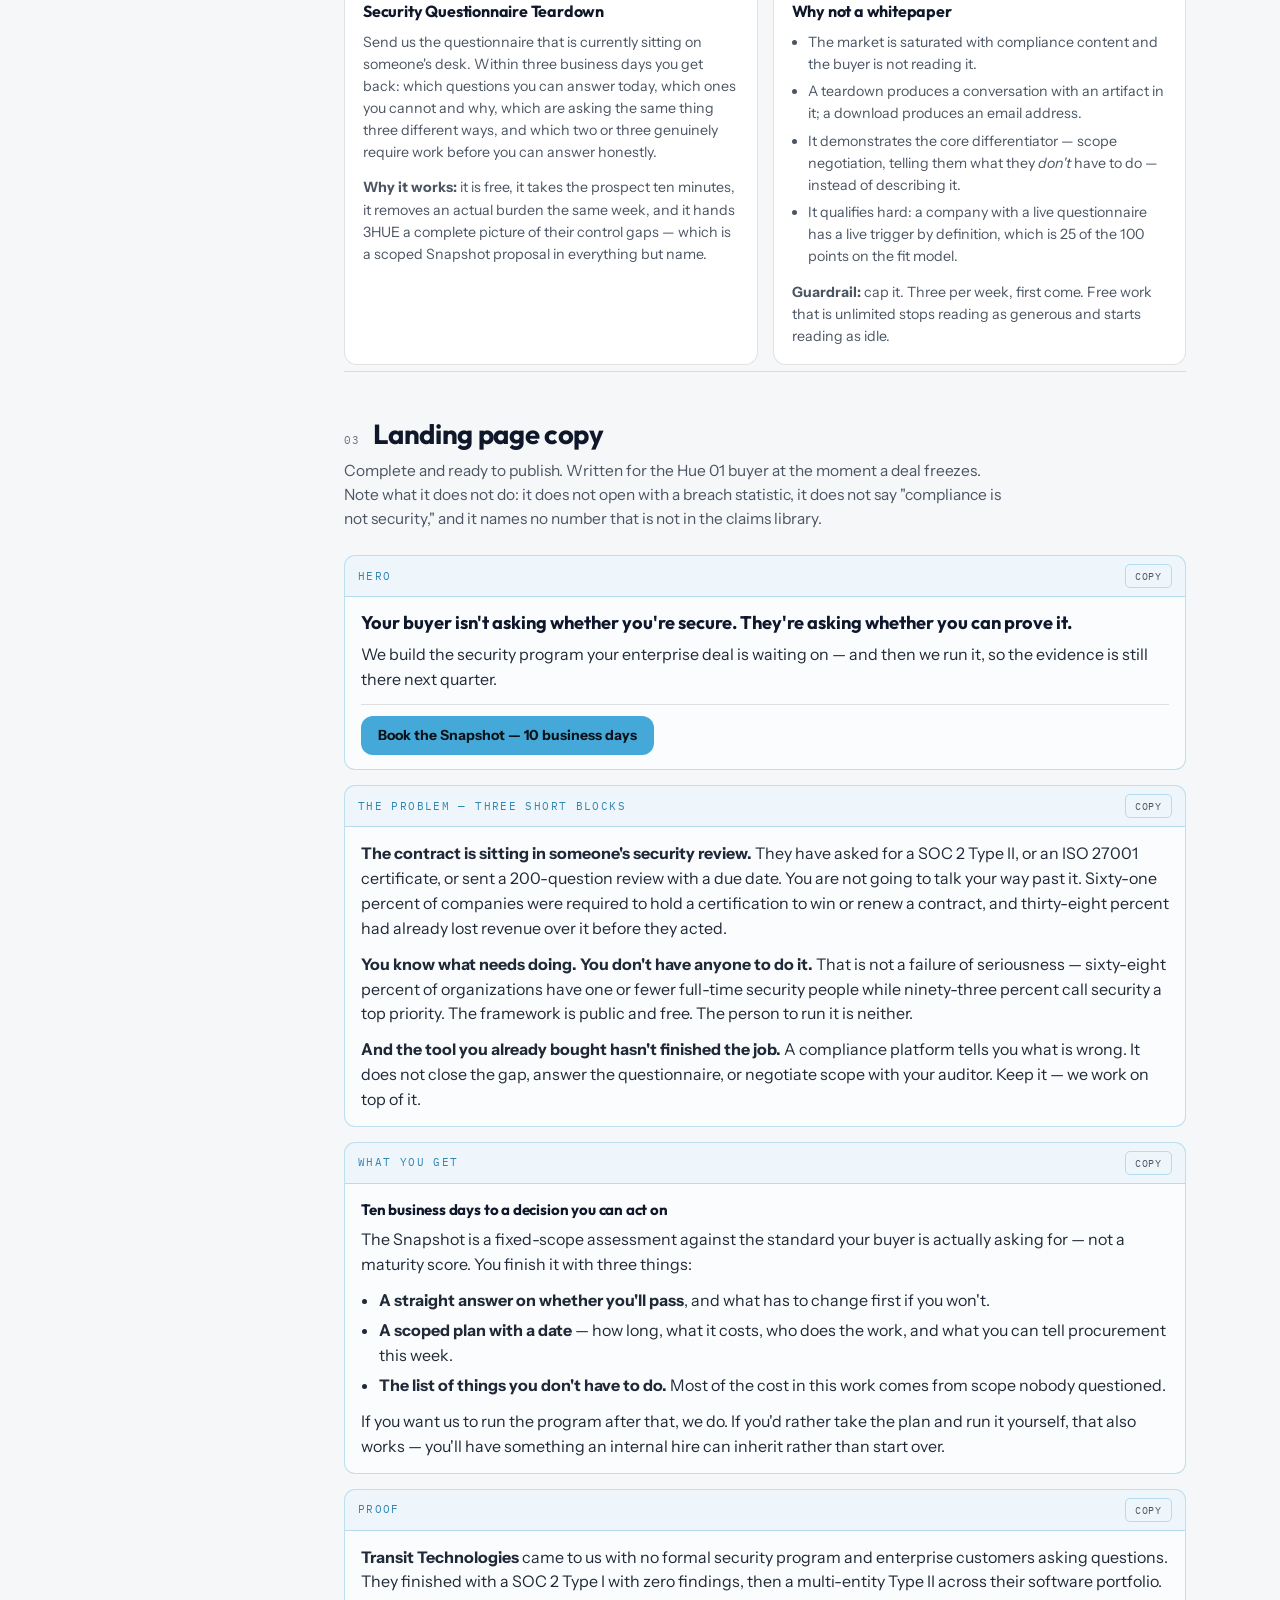
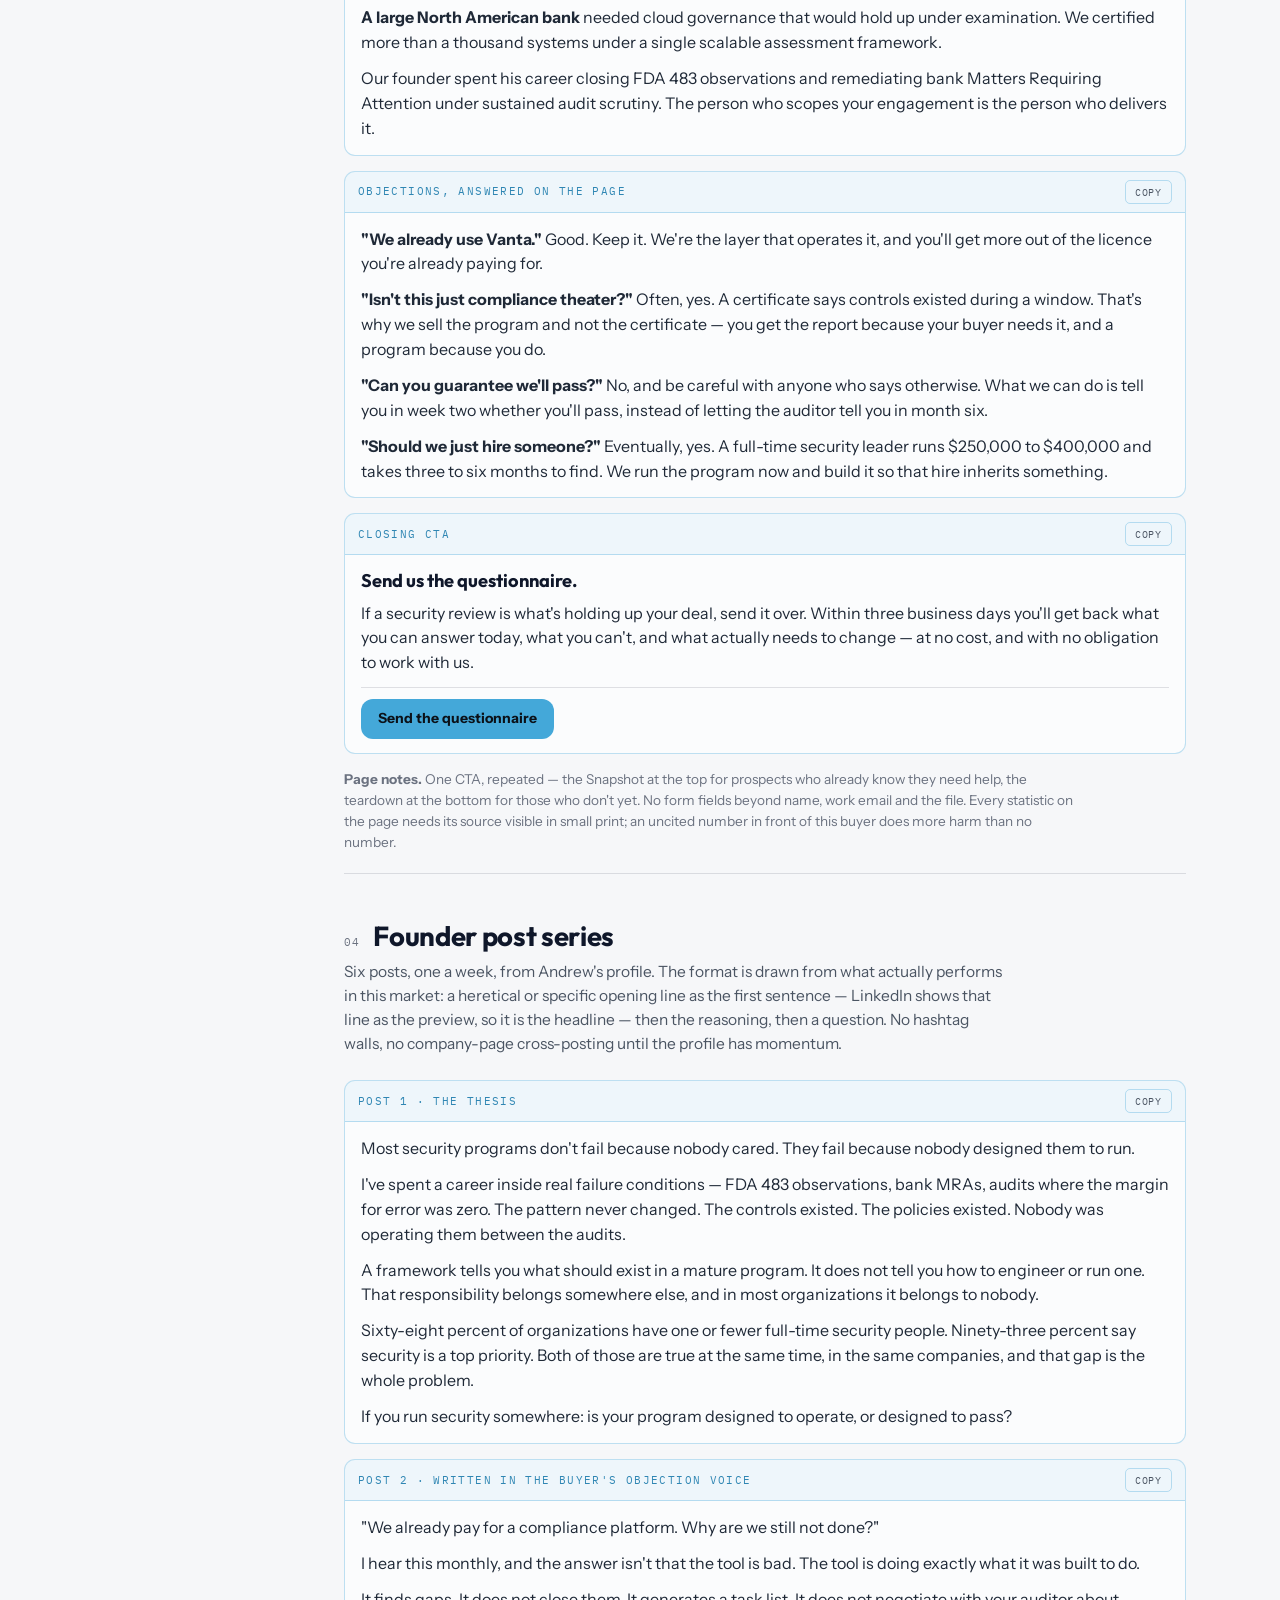
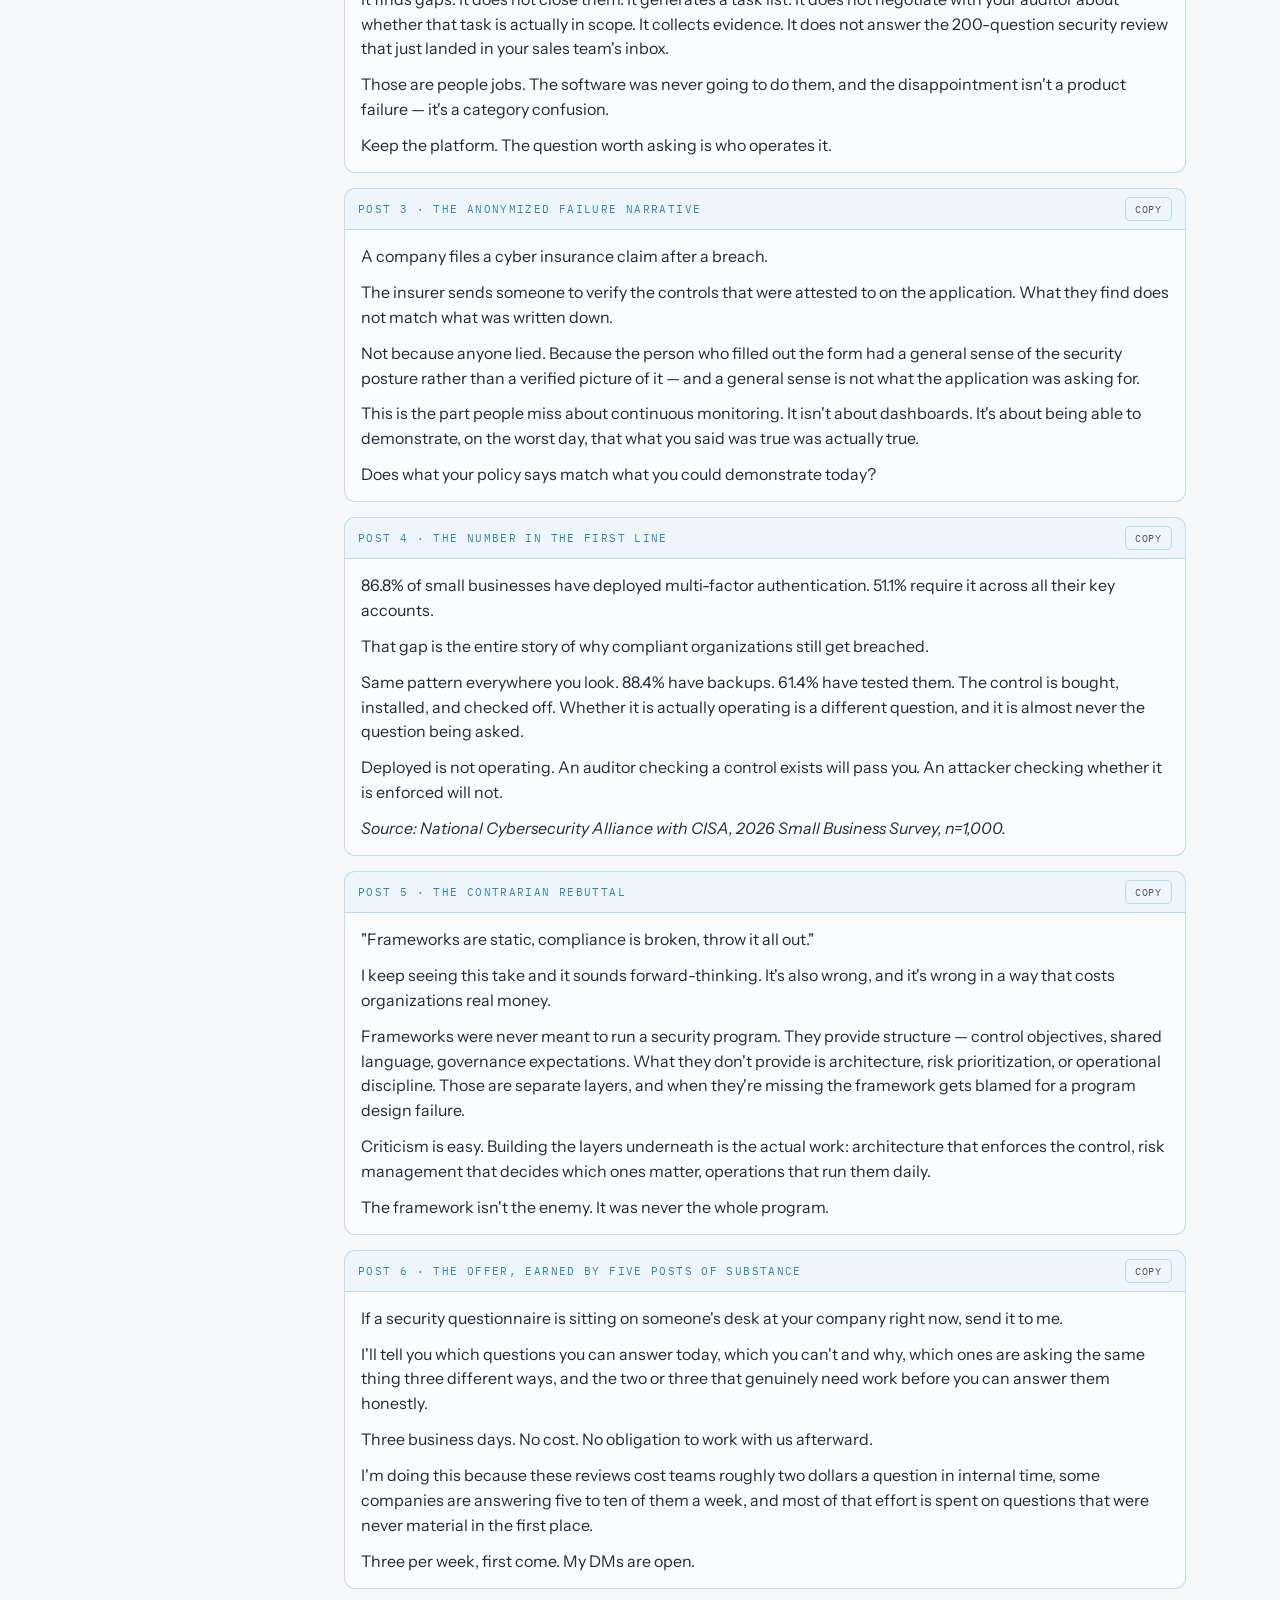
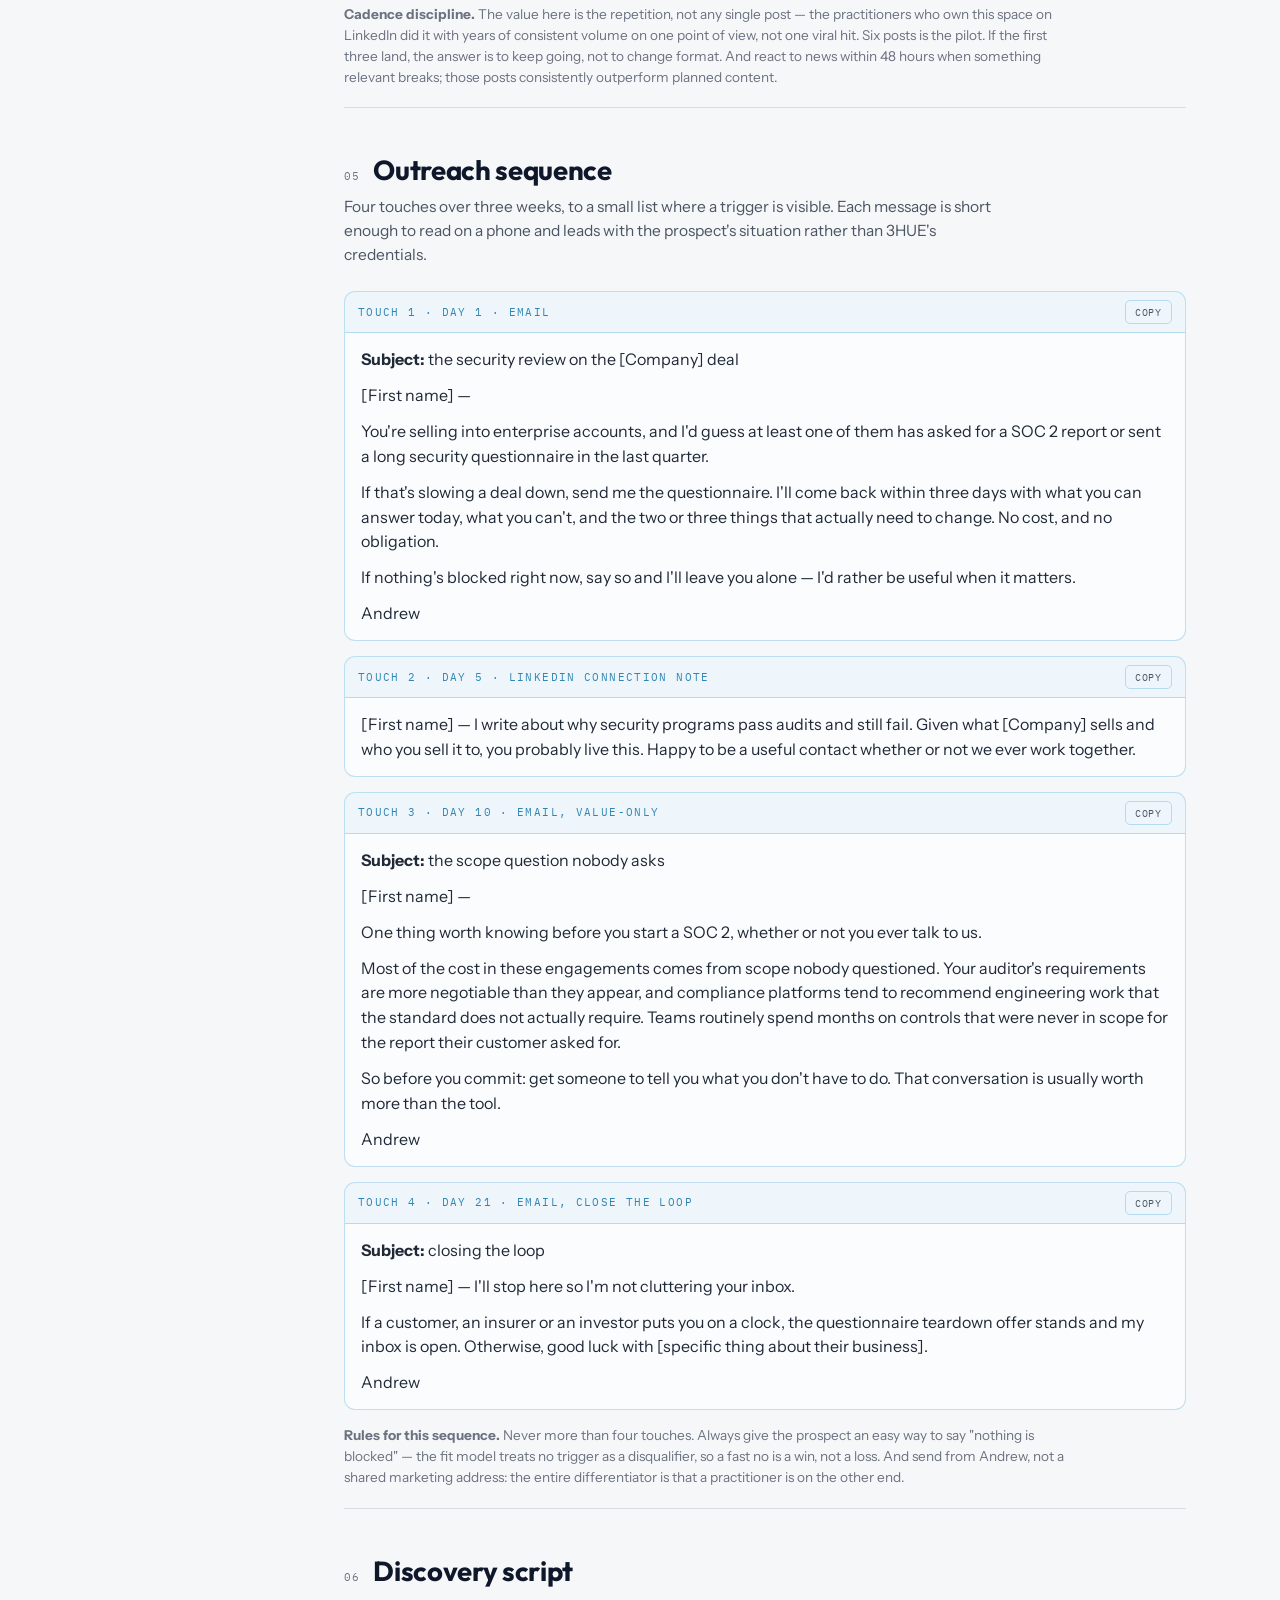
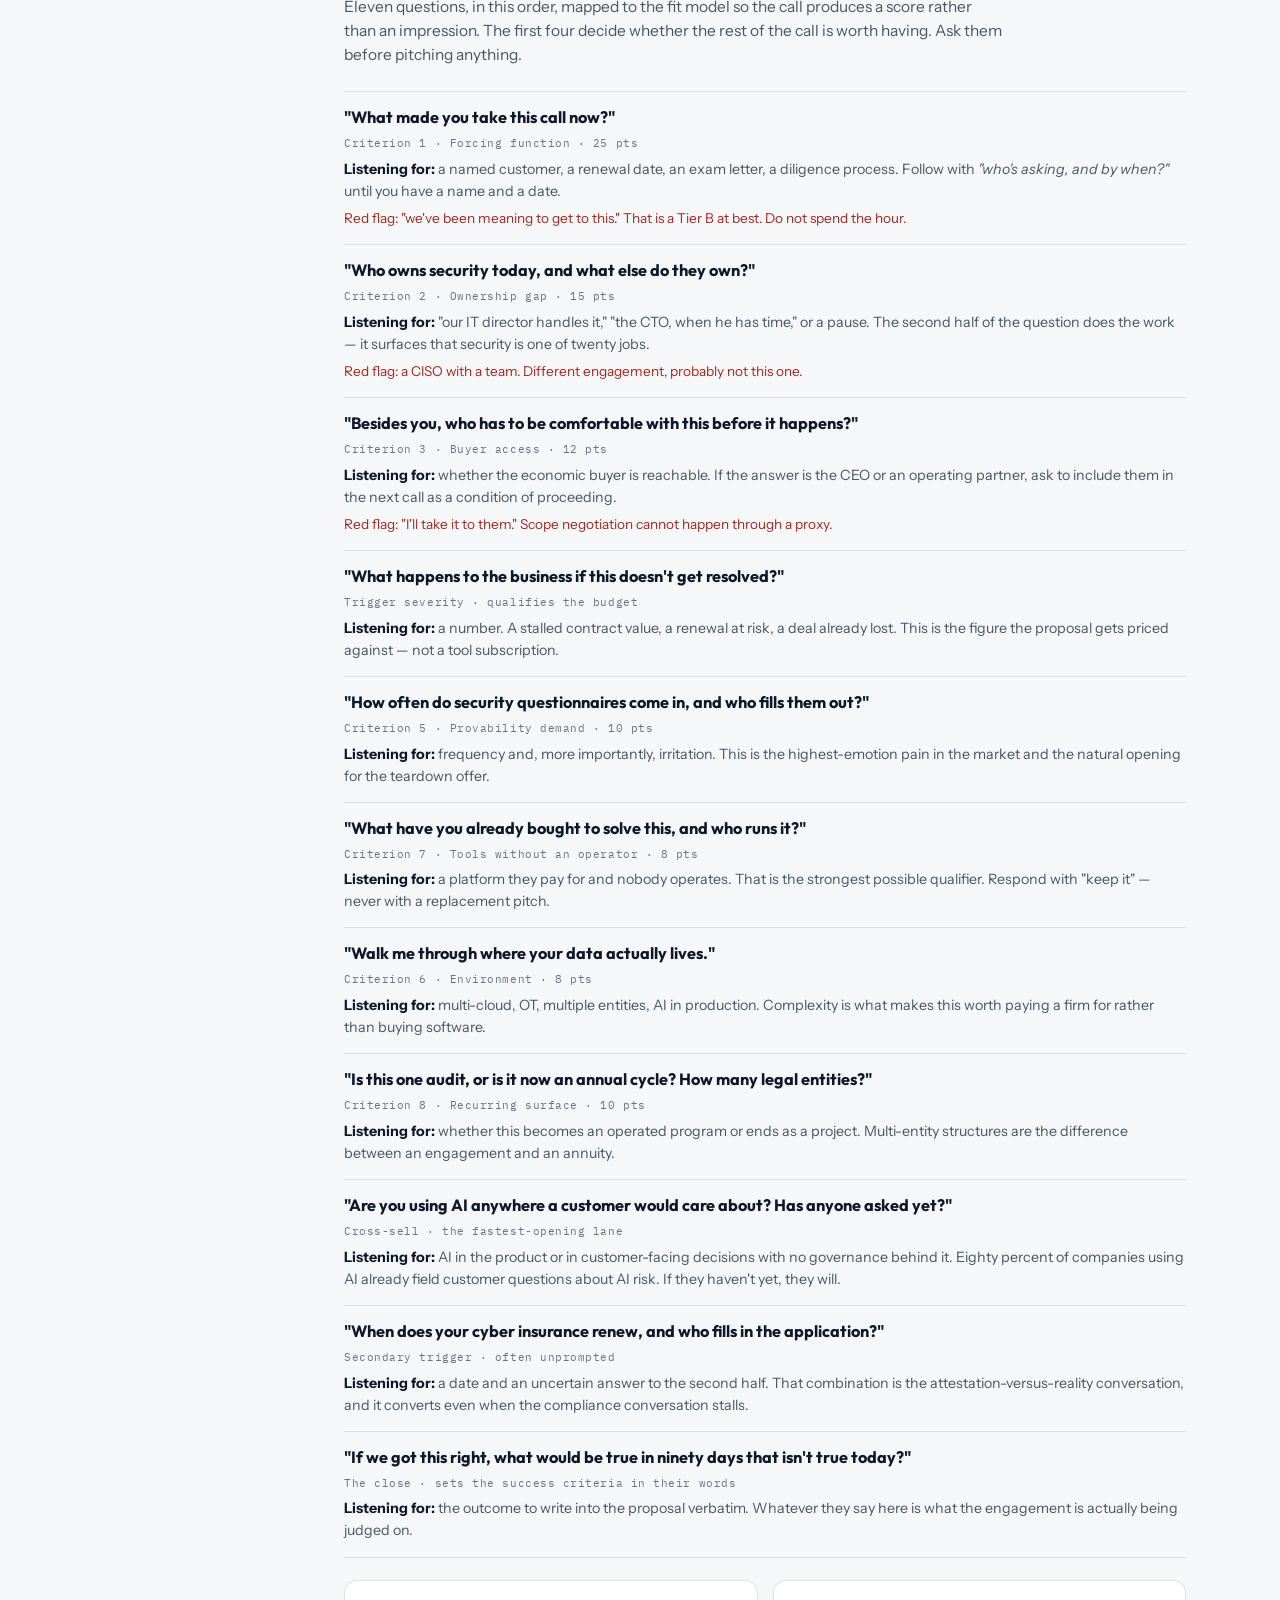
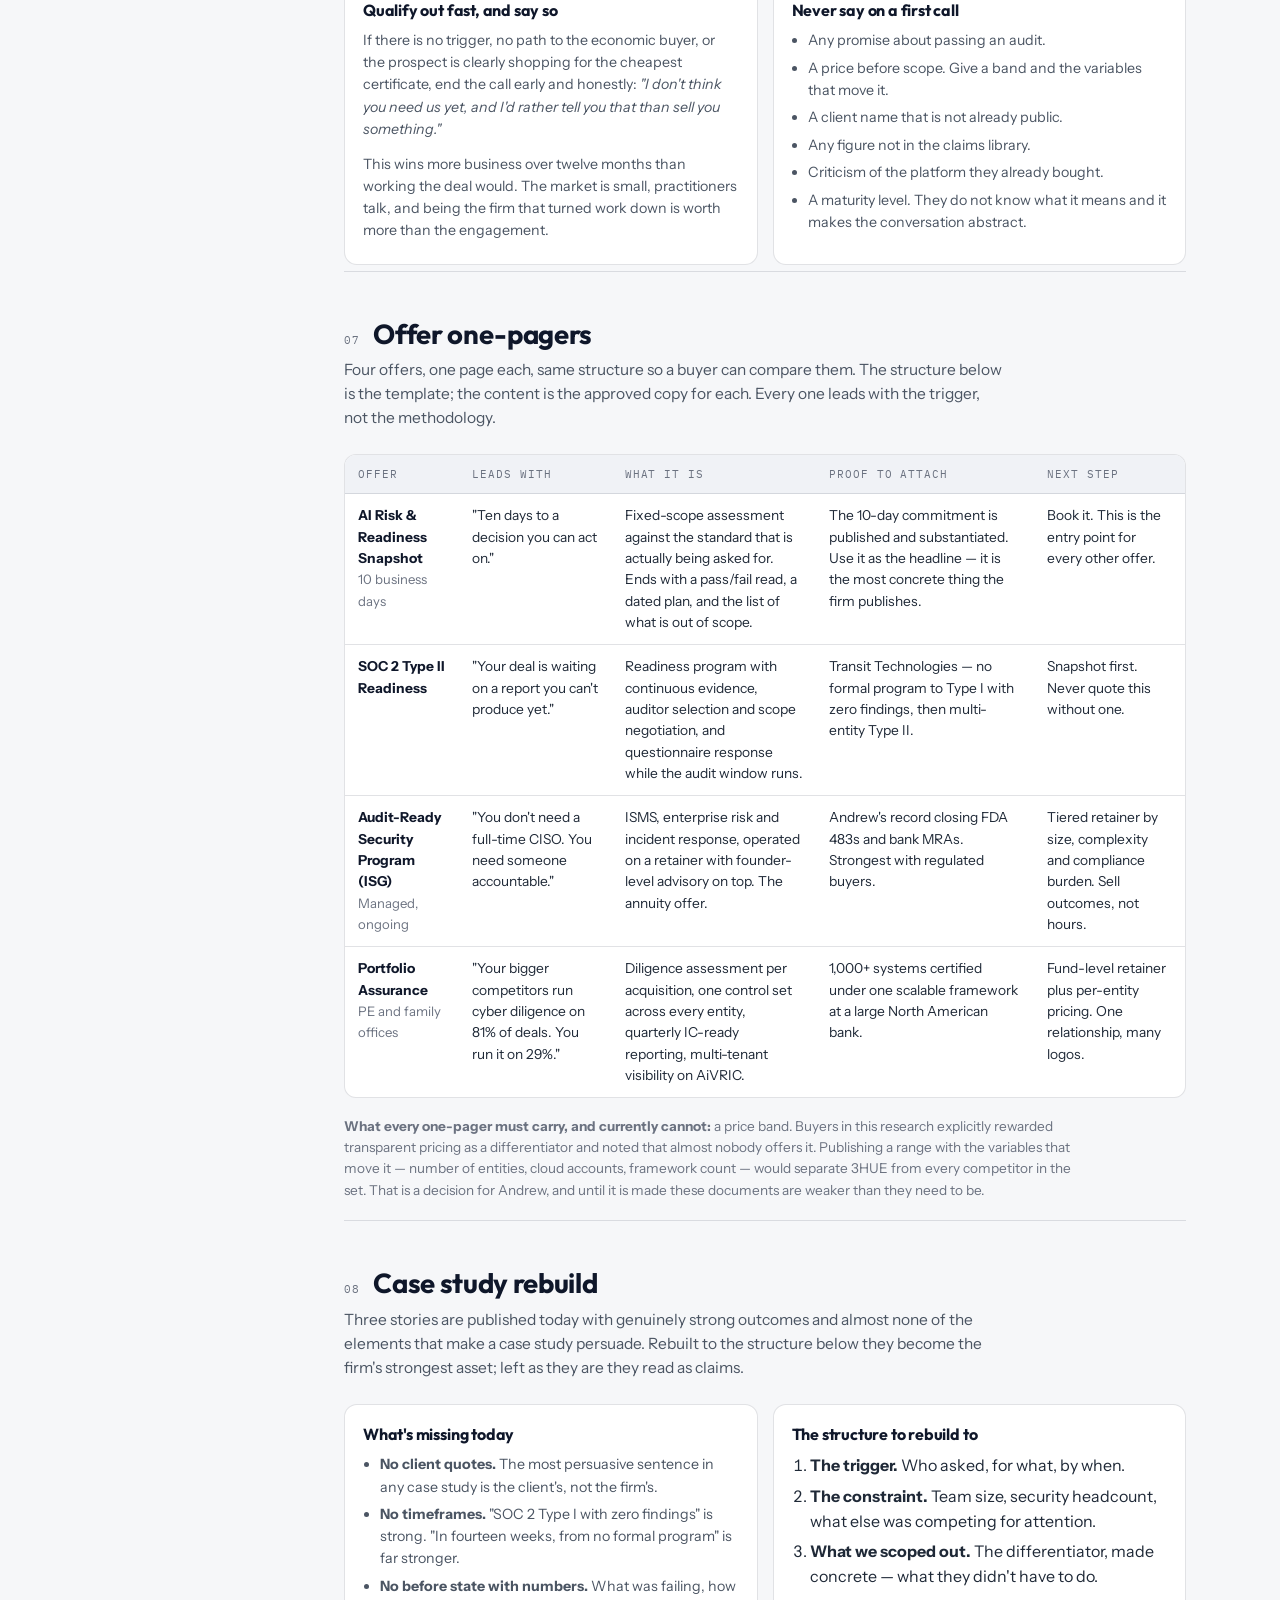
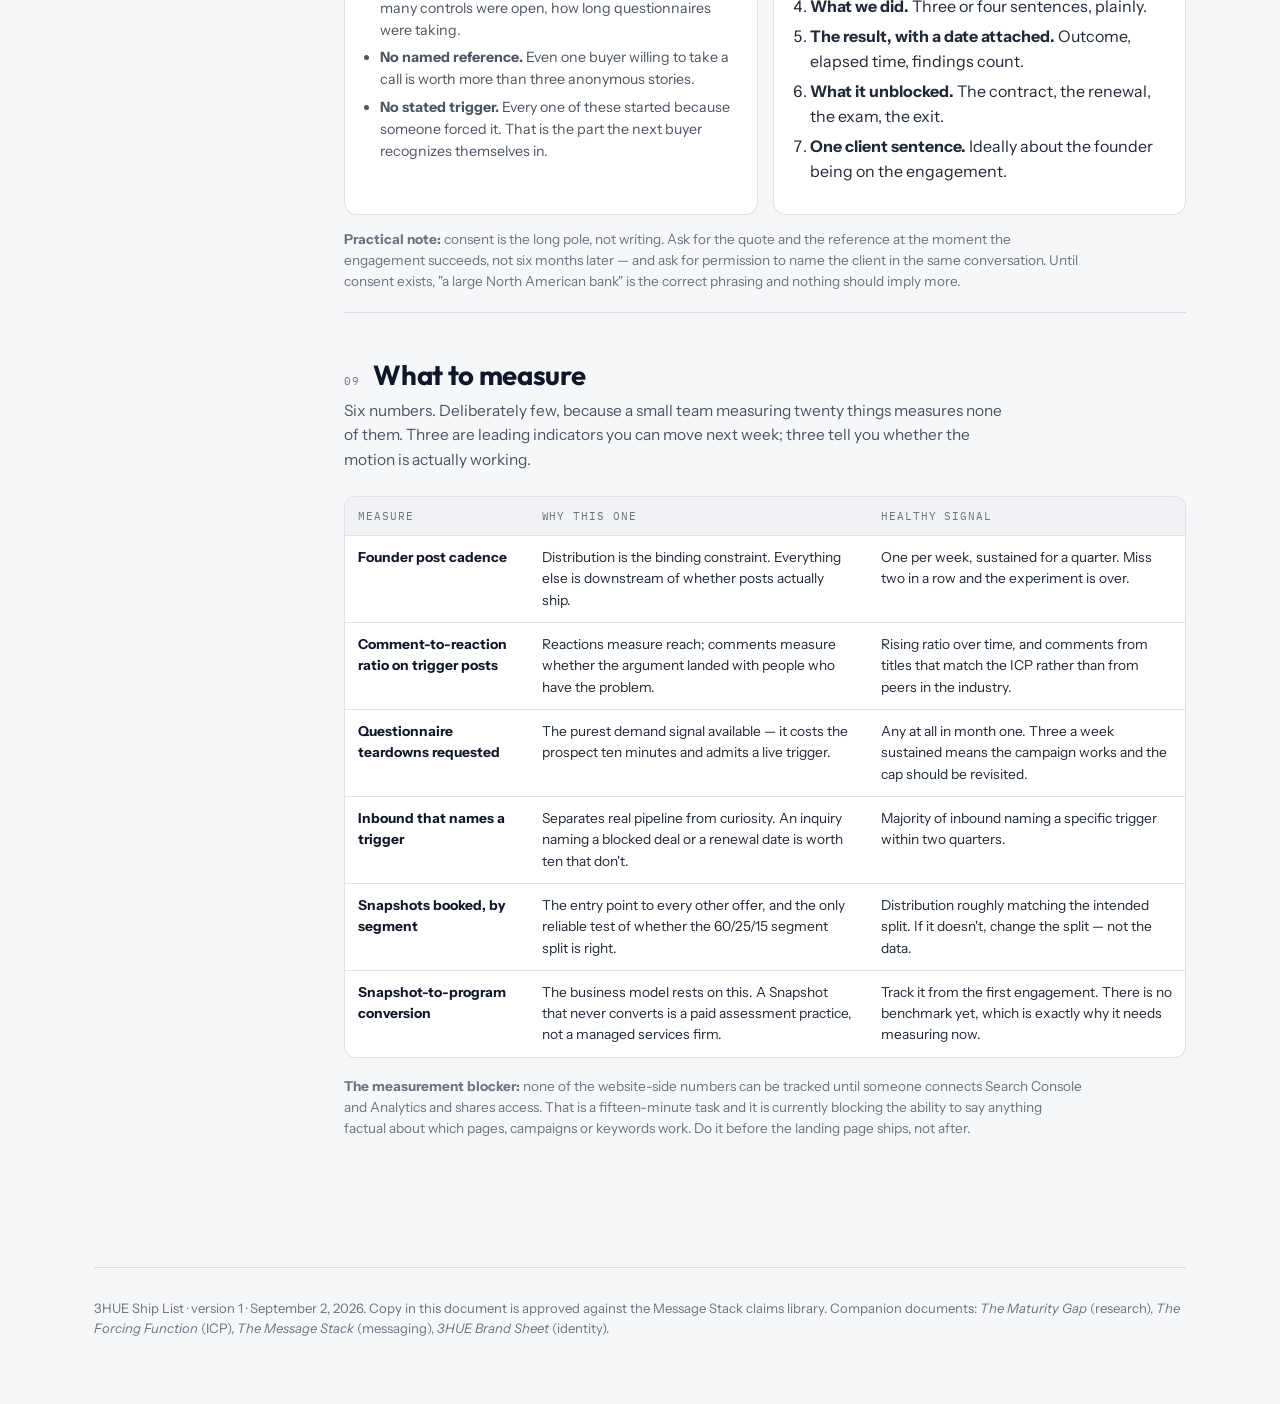
<file: assets/strategy/2026-09-08-09-source-library/03-messaging-and-campaigns/ship-list.html>
<!doctype html>
<html lang="en">
<head>
<meta charset="utf-8">
<meta name="viewport" content="width=device-width,initial-scale=1">
<meta name="robots" content="noindex">
<title>The Ship List</title>
</head>
<body>
<style>
@font-face{font-family:'Sora';font-style:normal;font-weight:300 550;font-display:swap;src:url([data-uri]) format('woff2');}
@font-face{font-family:'Sora';font-style:normal;font-weight:551 900;font-display:swap;src:url([data-uri]) format('woff2');}
@font-face{font-family:'IBM Plex Sans';font-style:normal;font-weight:300 550;font-display:swap;src:url([data-uri]) format('woff2');}
@font-face{font-family:'IBM Plex Sans';font-style:normal;font-weight:551 900;font-display:swap;src:url([data-uri]) format('woff2');}
@font-face{font-family:'IBM Plex Sans';font-style:italic;font-weight:300 550;font-display:swap;src:url([data-uri]) format('woff2');}
@font-face{font-family:'IBM Plex Sans';font-style:italic;font-weight:551 900;font-display:swap;src:url([data-uri]) format('woff2');}
@font-face{font-family:'IBM Plex Mono';font-style:normal;font-weight:300 550;font-display:swap;src:url([data-uri]) format('woff2');}
@font-face{font-family:'IBM Plex Mono';font-style:normal;font-weight:551 900;font-display:swap;src:url([data-uri]) format('woff2');}

:root{
  --brand:#44a8d9; --brand-700:#2f86b3; --brand-100:#d9eff8;
  --ink-strong:#0f172a; --ink:#1f2937; --ink-muted:#4b5563; --ink-subtle:#6b7280;
  --s0:#f6f7f9; --s1:#ffffff; --s2:#f0f2f6; --s3:#e8ecf2;
  --bdr:rgba(15,23,42,.12);
  --ok:#0f7a52; --ok-soft:#dcf5ea; --warn:#9a5b06; --warn-soft:#fbedd8; --stop:#a3271c; --stop-soft:#f8ddd9;
  --copy-bg:#fbfcfd; --copy-bdr:rgba(68,168,217,.34);
  --shadow:0 18px 36px rgba(15,23,42,.07);
  --display:Sora,"IBM Plex Sans",sans-serif;
  --body:"IBM Plex Sans","Helvetica Neue",sans-serif;
  --mono:"IBM Plex Mono",ui-monospace,Menlo,monospace;
  color-scheme:light;
}
@media (prefers-color-scheme:dark){:root:not([data-theme="light"]){
  --ink-strong:#f8fafc; --ink:#e2e8f0; --ink-muted:#cbd5f5; --ink-subtle:#94a3b8;
  --s0:#0b1118; --s1:#0f172a; --s2:#111827; --s3:#1f2937;
  --bdr:rgba(148,163,184,.25);
  --ok:#2ee59d; --ok-soft:#0d2f24; --warn:#ffc46b; --warn-soft:#33260f; --stop:#ff8b7a; --stop-soft:#3a1a16;
  --copy-bg:#0d1622; --copy-bdr:rgba(68,168,217,.35);
  --shadow:0 18px 36px rgba(3,7,18,.45); color-scheme:dark;}}
:root[data-theme="dark"]{
  --ink-strong:#f8fafc; --ink:#e2e8f0; --ink-muted:#cbd5f5; --ink-subtle:#94a3b8;
  --s0:#0b1118; --s1:#0f172a; --s2:#111827; --s3:#1f2937;
  --bdr:rgba(148,163,184,.25);
  --ok:#2ee59d; --ok-soft:#0d2f24; --warn:#ffc46b; --warn-soft:#33260f; --stop:#ff8b7a; --stop-soft:#3a1a16;
  --copy-bg:#0d1622; --copy-bdr:rgba(68,168,217,.35);
  --shadow:0 18px 36px rgba(3,7,18,.45); color-scheme:dark;}
*{box-sizing:border-box}
html{-webkit-text-size-adjust:100%;scroll-behavior:smooth}
@media(prefers-reduced-motion:reduce){html{scroll-behavior:auto}}
body{margin:0;background:var(--s0);color:var(--ink);font-family:var(--body);font-size:16px;line-height:1.55}
a{color:var(--brand-700)}
:root[data-theme="dark"] a{color:var(--brand)}
@media (prefers-color-scheme:dark){:root:not([data-theme="light"]) a{color:var(--brand)}}
:focus-visible{outline:3px solid var(--brand);outline-offset:2px;border-radius:4px}
h1,h2,h3,h4{margin:0;font-family:var(--display);font-weight:700;color:var(--ink-strong);text-wrap:balance;letter-spacing:-.012em}
h1{font-size:clamp(2.1rem,4.8vw,3.3rem);line-height:1.03;font-weight:800}
h2{font-size:clamp(1.32rem,2.5vw,1.72rem);line-height:1.14}
h3{font-size:1.08rem}
h4{font-size:.94rem;font-weight:600}
p{margin:0 0 .85rem}
ul,ol{margin:0 0 .85rem;padding-left:1.15rem}li{margin-bottom:.34rem}
.wrap{max-width:1160px;margin:0 auto;padding:0 clamp(16px,3.5vw,34px)}
.lab{font-family:var(--mono);font-size:.66rem;letter-spacing:.13em;text-transform:uppercase;color:var(--ink-subtle)}
.mono{font-family:var(--mono)}
.layout{display:grid;grid-template-columns:1fr}
@media(min-width:1020px){.layout{grid-template-columns:206px minmax(0,1fr);gap:44px}}
.toc{padding:20px 0 6px}
@media(min-width:1020px){.toc{position:sticky;top:0;align-self:start;max-height:100vh;overflow:auto;padding:28px 0}}
.toc ol{list-style:none;margin:8px 0 0;padding:0;display:flex;flex-direction:column;gap:5px}
.toc a{font-family:var(--display);font-size:.86rem;font-weight:600;text-decoration:none;color:var(--ink-muted);display:block;padding:3px 0 3px 12px;border-left:2px solid var(--bdr)}
.toc a:hover{color:var(--ink-strong);border-left-color:var(--brand)}
main{min-width:0;padding-bottom:70px}
section{padding:46px 0 6px;border-top:1px solid var(--bdr)}
.shead{display:flex;align-items:baseline;gap:13px;flex-wrap:wrap;margin-bottom:6px}
.shead .n{font-family:var(--mono);font-size:.7rem;color:var(--ink-subtle);letter-spacing:.1em}
.sintro{max-width:66ch;color:var(--ink-muted);margin:9px 0 24px;font-size:.97rem}
.note{font-size:.85rem;color:var(--ink-subtle);line-height:1.55;max-width:82ch}
.prose{max-width:68ch}

.mast{padding:clamp(28px,5vw,56px) 0 26px}
.mastgrid{display:grid;gap:24px}
@media(min-width:900px){.mastgrid{grid-template-columns:1.1fr .9fr;gap:44px;align-items:end}}
.mast .lead{font-family:var(--display);font-size:clamp(1.1rem,2.2vw,1.4rem);line-height:1.38;max-width:32ch;margin:18px 0 0;font-weight:400;color:var(--ink)}
.mastmeta{display:grid;gap:12px;font-size:.88rem;color:var(--ink-muted)}
.mastmeta .lab{display:block;margin-bottom:3px}

/* copy blocks */
.copy{background:var(--copy-bg);border:1px solid var(--copy-bdr);border-radius:11px;margin:0 0 15px;overflow:hidden}
.copy .ch{display:flex;justify-content:space-between;align-items:center;gap:12px;padding:8px 13px;background:rgba(68,168,217,.07);border-bottom:1px solid var(--copy-bdr)}
.copy .ch .lab{color:var(--brand-700)}
:root[data-theme="dark"] .copy .ch .lab{color:var(--brand)}
@media (prefers-color-scheme:dark){:root:not([data-theme="light"]) .copy .ch .lab{color:var(--brand)}}
.cbtn{font-family:var(--mono);font-size:.65rem;letter-spacing:.08em;text-transform:uppercase;background:transparent;border:1px solid var(--copy-bdr);color:var(--ink-muted);border-radius:5px;padding:4px 9px;cursor:pointer;white-space:nowrap}
.cbtn:hover{border-color:var(--brand);color:var(--ink-strong)}
.cbtn[data-done="1"]{color:var(--ok);border-color:var(--ok)}
.copy .cb{padding:14px 16px}
.copy .cb p{margin:0 0 .7rem}
.copy .cb p:last-child{margin:0}
.copy .cb h4{margin:0 0 6px}
.copy .cb .hl{font-family:var(--display);font-size:1.14rem;font-weight:700;color:var(--ink-strong);line-height:1.28;margin-bottom:8px}
.copy .cb .sub{font-size:1rem;color:var(--ink);margin-bottom:10px}
.copy .cb ul{margin:0 0 .7rem;padding-left:1.15rem}
.copy .cb .btnrow{margin-top:12px;padding-top:11px;border-top:1px solid var(--bdr)}
.fauxbtn{display:inline-block;background:var(--brand);color:#0b1118;font-weight:700;font-size:14px;padding:9px 17px;border-radius:12px}

/* timeline */
.phases{display:grid;gap:0;border-top:1px solid var(--bdr)}
.ph{padding:15px 0;border-bottom:1px solid var(--bdr);display:grid;gap:5px}
@media(min-width:740px){.ph{grid-template-columns:118px 1fr;gap:22px;align-items:baseline}}
.ph .when{font-family:var(--mono);font-size:.74rem;color:var(--brand-700);font-weight:500}
:root[data-theme="dark"] .ph .when{color:var(--brand)}
@media (prefers-color-scheme:dark){:root:not([data-theme="light"]) .ph .when{color:var(--brand)}}
.ph h4{margin-bottom:3px}
.ph p{margin:0;font-size:.9rem;color:var(--ink-muted)}
.ph .who{font-family:var(--mono);font-size:.7rem;color:var(--ink-subtle);margin-top:4px}

.tw{overflow-x:auto;border:1px solid var(--bdr);border-radius:12px;background:var(--s1);margin-bottom:18px}
table{border-collapse:collapse;width:100%;min-width:660px;font-size:.86rem}
th,td{padding:11px 13px;text-align:left;border-bottom:1px solid var(--bdr);vertical-align:top}
th{font-family:var(--mono);font-size:.66rem;letter-spacing:.09em;text-transform:uppercase;color:var(--ink-subtle);font-weight:500;background:var(--s2);white-space:nowrap}
tbody tr:last-child td{border-bottom:0}
td strong{color:var(--ink-strong)}

/* discovery */
.qs{display:grid;gap:0;border-top:1px solid var(--bdr)}
.q{padding:15px 0;border-bottom:1px solid var(--bdr);display:grid;gap:6px}
.q .ask{font-family:var(--display);font-size:1.02rem;font-weight:700;color:var(--ink-strong);line-height:1.34}
.q .maps{font-family:var(--mono);font-size:.68rem;color:var(--ink-subtle);letter-spacing:.05em}
.q .listen{font-size:.89rem;color:var(--ink-muted);margin:0}
.q .listen b{color:var(--ink-strong)}
.q .flag{font-size:.85rem;color:var(--stop);margin:0}

.grid2{display:grid;gap:15px}
@media(min-width:820px){.grid2{grid-template-columns:1fr 1fr}}
.pane{background:var(--s1);border:1px solid var(--bdr);border-radius:13px;padding:17px 18px}
.pane h3{font-size:1rem;margin-bottom:7px}
.pane p{font-size:.89rem;color:var(--ink-muted)}
.pane ul{font-size:.89rem;color:var(--ink-muted);padding-left:1.05rem}
footer{padding:30px 0 66px;border-top:1px solid var(--bdr);margin-top:38px;color:var(--ink-subtle);font-size:.82rem}

@media print{
  @page{margin:14mm 12mm}
  nav,.toc,.idx,nav.toc,nav.idx{display:none!important}
  html,body{background:#fff!important}
  .layout,.shell,.wrap{display:block!important;max-width:none!important}
  *{overflow:visible!important;box-shadow:none!important}
  table{page-break-inside:auto;min-width:0!important}
  thead{display:table-header-group}
  tr,.card,.bc,.pil,.obj,.exhibit,.stat,.phase,.wk,.chan-card,.read,.note,.dcard{page-break-inside:avoid}
  h1,h2,h3,h4{page-break-after:avoid}
  a{text-decoration:none}
  a[href^="http"]::after{content:"";}
}
</style>

<div class="wrap">
<header class="mast">
  <div class="lab" style="margin-bottom:15px">3HUE · Go-to-market playbook · v1 · September 2, 2026</div>
  <div class="mastgrid">
    <div>
      <h1>The Ship<br>List</h1>
      <p class="lead">Everything that turns the research into pipeline — written to be copied, not admired.</p>
    </div>
    <div class="mastmeta">
      <div><span class="lab">How to use it</span>Copy blocks are ready to paste. Everything outside them is direction. If a copy block conflicts with the Message Stack, the Message Stack wins.</div>
      <div><span class="lab">Claim discipline</span>Every number in this copy is substantiated and cited in the claims library. Do not add figures without checking there first.</div>
      <div><span class="lab">Scope</span>One campaign built around the highest-frequency trigger, plus the enablement a seller needs to convert what it produces.</div>
    </div>
  </div>
</header>

<div class="layout">
  <nav class="toc" aria-label="Contents">
    <div class="lab">Contents</div>
    <ol>
      <li><a href="#order">What ships first</a></li>
      <li><a href="#magnet">The lead magnet</a></li>
      <li><a href="#page">Landing page copy</a></li>
      <li><a href="#social">Founder post series</a></li>
      <li><a href="#outreach">Outreach sequence</a></li>
      <li><a href="#discovery">Discovery script</a></li>
      <li><a href="#onepagers">Offer one-pagers</a></li>
      <li><a href="#cases">Case study rebuild</a></li>
      <li><a href="#measure">What to measure</a></li>
    </ol>
  </nav>
  <main>

<section id="order">
  <div class="shead"><span class="n">01</span><h2>What ships first</h2></div>
  <p class="sintro">A 90-day sequence, ordered by what unblocks what. The campaign is built around one trigger — a deal frozen behind a security review — because it is the most common, the most urgent, and the one where 3HUE's proof is strongest.</p>
  <div class="phases">
    <div class="ph"><div class="when">Days 1–14</div><div>
      <h4>The trust page and the questionnaire teardown</h4>
      <p>A firm that sells provability has no public security page. Fix that first — it is simultaneously a credibility repair, an SEO asset and the exact artifact the Hue 01 buyer asks for. Build the lead magnet alongside it.</p>
      <div class="who">Owner: marketing · Blocks: the landing page, the outreach sequence</div>
    </div></div>
    <div class="ph"><div class="when">Days 7–21</div><div>
      <h4>Landing page and website framework fix</h4>
      <p>Publish the campaign page, and in the same pass add the framework names to the services pages. NIST, ISO 27001, CIS, SOC 2 and FFIEC currently appear nowhere public, which makes a whole category of intent traffic unable to find the firm.</p>
      <div class="who">Owner: marketing · Depends on: Message Stack</div>
    </div></div>
    <div class="ph"><div class="when">Days 14–90</div><div>
      <h4>Founder posting cadence</h4>
      <p>Weekly, from Andrew's profile, not the company page. His profile has roughly three and a half times the following and all of the reach; the company page has no visible posts. Distribution is the constraint, not content.</p>
      <div class="who">Owner: Andrew, with drafting support · Cadence: one post per week, minimum</div>
    </div></div>
    <div class="ph"><div class="when">Days 21–45</div><div>
      <h4>Discovery script and one-pagers</h4>
      <p>Nothing converts if the call after the click is improvised. Script first, then the four offer one-pagers, so the same argument survives from ad to close.</p>
      <div class="who">Owner: sales, with Andrew · Depends on: Message Stack</div>
    </div></div>
    <div class="ph"><div class="when">Days 30–60</div><div>
      <h4>Case study rebuild</h4>
      <p>Three published stories with strong outcomes, no quotes, no timeframes, no named references. Rebuilt properly they are the strongest proof the firm owns.</p>
      <div class="who">Owner: marketing · Requires: client consent, which is the long pole</div>
    </div></div>
    <div class="ph"><div class="when">Ongoing</div><div>
      <h4>Outreach to the target list</h4>
      <p>Small, precise, trigger-aware. Volume is not the play here — a hundred well-chosen companies where a trigger is visible beats two thousand cold.</p>
      <div class="who">Owner: sales · Depends on: lead magnet, discovery script</div>
    </div></div>
  </div>
  <p class="note" style="margin-top:16px"><strong>Two things not on this list, because they are decisions rather than tasks:</strong> whether to publish pricing, and who owns distribution long-term. Both belong to Andrew, and both change what this campaign can promise.</p>
</section>
<section id="magnet">
  <div class="shead"><span class="n">02</span><h2>The lead magnet</h2></div>
  <p class="sintro">Not a whitepaper. The most quantified pain in the entire research corpus is the security questionnaire — buyers report 200+ questions, five to ten arriving per week at scale, and roughly $2 of internal cost per question answered. That is a problem with a number attached, which makes it the right thing to lead with.</p>
  <div class="grid2">
    <div class="pane">
      <h3>Security Questionnaire Teardown</h3>
      <p>Send us the questionnaire that is currently sitting on someone's desk. Within three business days you get back: which questions you can answer today, which ones you cannot and why, which are asking the same thing three different ways, and which two or three genuinely require work before you can answer honestly.</p>
      <p style="margin:0"><strong>Why it works:</strong> it is free, it takes the prospect ten minutes, it removes an actual burden the same week, and it hands 3HUE a complete picture of their control gaps — which is a scoped Snapshot proposal in everything but name.</p>
    </div>
    <div class="pane">
      <h3>Why not a whitepaper</h3>
      <ul>
        <li>The market is saturated with compliance content and the buyer is not reading it.</li>
        <li>A teardown produces a conversation with an artifact in it; a download produces an email address.</li>
        <li>It demonstrates the core differentiator — scope negotiation, telling them what they <em>don't</em> have to do — instead of describing it.</li>
        <li>It qualifies hard: a company with a live questionnaire has a live trigger by definition, which is 25 of the 100 points on the fit model.</li>
      </ul>
      <p class="note" style="margin:8px 0 0"><strong>Guardrail:</strong> cap it. Three per week, first come. Free work that is unlimited stops reading as generous and starts reading as idle.</p>
    </div>
  </div>
</section>

<section id="page">
  <div class="shead"><span class="n">03</span><h2>Landing page copy</h2></div>
  <p class="sintro">Complete and ready to publish. Written for the Hue 01 buyer at the moment a deal freezes. Note what it does not do: it does not open with a breach statistic, it does not say "compliance is not security," and it names no number that is not in the claims library.</p>

  <div class="copy">
    <div class="ch"><span class="lab">Hero</span><button class="cbtn" type="button">Copy</button></div>
    <div class="cb">
      <div class="hl">Your buyer isn't asking whether you're secure. They're asking whether you can prove it.</div>
      <div class="sub">We build the security program your enterprise deal is waiting on — and then we run it, so the evidence is still there next quarter.</div>
      <div class="btnrow"><span class="fauxbtn">Book the Snapshot — 10 business days</span></div>
    </div>
  </div>

  <div class="copy">
    <div class="ch"><span class="lab">The problem — three short blocks</span><button class="cbtn" type="button">Copy</button></div>
    <div class="cb">
      <p><strong>The contract is sitting in someone's security review.</strong> They have asked for a SOC 2 Type II, or an ISO 27001 certificate, or sent a 200-question review with a due date. You are not going to talk your way past it. Sixty-one percent of companies were required to hold a certification to win or renew a contract, and thirty-eight percent had already lost revenue over it before they acted.</p>
      <p><strong>You know what needs doing. You don't have anyone to do it.</strong> That is not a failure of seriousness — sixty-eight percent of organizations have one or fewer full-time security people while ninety-three percent call security a top priority. The framework is public and free. The person to run it is neither.</p>
      <p><strong>And the tool you already bought hasn't finished the job.</strong> A compliance platform tells you what is wrong. It does not close the gap, answer the questionnaire, or negotiate scope with your auditor. Keep it — we work on top of it.</p>
    </div>
  </div>

  <div class="copy">
    <div class="ch"><span class="lab">What you get</span><button class="cbtn" type="button">Copy</button></div>
    <div class="cb">
      <h4>Ten business days to a decision you can act on</h4>
      <p>The Snapshot is a fixed-scope assessment against the standard your buyer is actually asking for — not a maturity score. You finish it with three things:</p>
      <ul>
        <li><strong>A straight answer on whether you'll pass</strong>, and what has to change first if you won't.</li>
        <li><strong>A scoped plan with a date</strong> — how long, what it costs, who does the work, and what you can tell procurement this week.</li>
        <li><strong>The list of things you don't have to do.</strong> Most of the cost in this work comes from scope nobody questioned.</li>
      </ul>
      <p>If you want us to run the program after that, we do. If you'd rather take the plan and run it yourself, that also works — you'll have something an internal hire can inherit rather than start over.</p>
    </div>
  </div>

  <div class="copy">
    <div class="ch"><span class="lab">Proof</span><button class="cbtn" type="button">Copy</button></div>
    <div class="cb">
      <p><strong>Transit Technologies</strong> came to us with no formal security program and enterprise customers asking questions. They finished with a SOC 2 Type I with zero findings, then a multi-entity Type II across their software portfolio.</p>
      <p><strong>A large North American bank</strong> needed cloud governance that would hold up under examination. We certified more than a thousand systems under a single scalable assessment framework.</p>
      <p>Our founder spent his career closing FDA 483 observations and remediating bank Matters Requiring Attention under sustained audit scrutiny. The person who scopes your engagement is the person who delivers it.</p>
    </div>
  </div>

  <div class="copy">
    <div class="ch"><span class="lab">Objections, answered on the page</span><button class="cbtn" type="button">Copy</button></div>
    <div class="cb">
      <p><strong>"We already use Vanta."</strong> Good. Keep it. We're the layer that operates it, and you'll get more out of the licence you're already paying for.</p>
      <p><strong>"Isn't this just compliance theater?"</strong> Often, yes. A certificate says controls existed during a window. That's why we sell the program and not the certificate — you get the report because your buyer needs it, and a program because you do.</p>
      <p><strong>"Can you guarantee we'll pass?"</strong> No, and be careful with anyone who says otherwise. What we can do is tell you in week two whether you'll pass, instead of letting the auditor tell you in month six.</p>
      <p><strong>"Should we just hire someone?"</strong> Eventually, yes. A full-time security leader runs $250,000 to $400,000 and takes three to six months to find. We run the program now and build it so that hire inherits something.</p>
    </div>
  </div>

  <div class="copy">
    <div class="ch"><span class="lab">Closing CTA</span><button class="cbtn" type="button">Copy</button></div>
    <div class="cb">
      <div class="hl">Send us the questionnaire.</div>
      <p>If a security review is what's holding up your deal, send it over. Within three business days you'll get back what you can answer today, what you can't, and what actually needs to change — at no cost, and with no obligation to work with us.</p>
      <div class="btnrow"><span class="fauxbtn">Send the questionnaire</span></div>
    </div>
  </div>
  <p class="note"><strong>Page notes.</strong> One CTA, repeated — the Snapshot at the top for prospects who already know they need help, the teardown at the bottom for those who don't yet. No form fields beyond name, work email and the file. Every statistic on the page needs its source visible in small print; an uncited number in front of this buyer does more harm than no number.</p>
</section>
<section id="social">
  <div class="shead"><span class="n">04</span><h2>Founder post series</h2></div>
  <p class="sintro">Six posts, one a week, from Andrew's profile. The format is drawn from what actually performs in this market: a heretical or specific opening line as the first sentence — LinkedIn shows that line as the preview, so it is the headline — then the reasoning, then a question. No hashtag walls, no company-page cross-posting until the profile has momentum.</p>

  <div class="copy">
    <div class="ch"><span class="lab">Post 1 · The thesis</span><button class="cbtn" type="button">Copy</button></div>
    <div class="cb">
      <p>Most security programs don't fail because nobody cared. They fail because nobody designed them to run.</p>
      <p>I've spent a career inside real failure conditions — FDA 483 observations, bank MRAs, audits where the margin for error was zero. The pattern never changed. The controls existed. The policies existed. Nobody was operating them between the audits.</p>
      <p>A framework tells you what should exist in a mature program. It does not tell you how to engineer or run one. That responsibility belongs somewhere else, and in most organizations it belongs to nobody.</p>
      <p>Sixty-eight percent of organizations have one or fewer full-time security people. Ninety-three percent say security is a top priority. Both of those are true at the same time, in the same companies, and that gap is the whole problem.</p>
      <p>If you run security somewhere: is your program designed to operate, or designed to pass?</p>
    </div>
  </div>

  <div class="copy">
    <div class="ch"><span class="lab">Post 2 · Written in the buyer's objection voice</span><button class="cbtn" type="button">Copy</button></div>
    <div class="cb">
      <p>"We already pay for a compliance platform. Why are we still not done?"</p>
      <p>I hear this monthly, and the answer isn't that the tool is bad. The tool is doing exactly what it was built to do.</p>
      <p>It finds gaps. It does not close them. It generates a task list. It does not negotiate with your auditor about whether that task is actually in scope. It collects evidence. It does not answer the 200-question security review that just landed in your sales team's inbox.</p>
      <p>Those are people jobs. The software was never going to do them, and the disappointment isn't a product failure — it's a category confusion.</p>
      <p>Keep the platform. The question worth asking is who operates it.</p>
    </div>
  </div>

  <div class="copy">
    <div class="ch"><span class="lab">Post 3 · The anonymized failure narrative</span><button class="cbtn" type="button">Copy</button></div>
    <div class="cb">
      <p>A company files a cyber insurance claim after a breach.</p>
      <p>The insurer sends someone to verify the controls that were attested to on the application. What they find does not match what was written down.</p>
      <p>Not because anyone lied. Because the person who filled out the form had a general sense of the security posture rather than a verified picture of it — and a general sense is not what the application was asking for.</p>
      <p>This is the part people miss about continuous monitoring. It isn't about dashboards. It's about being able to demonstrate, on the worst day, that what you said was true was actually true.</p>
      <p>Does what your policy says match what you could demonstrate today?</p>
    </div>
  </div>

  <div class="copy">
    <div class="ch"><span class="lab">Post 4 · The number in the first line</span><button class="cbtn" type="button">Copy</button></div>
    <div class="cb">
      <p>86.8% of small businesses have deployed multi-factor authentication. 51.1% require it across all their key accounts.</p>
      <p>That gap is the entire story of why compliant organizations still get breached.</p>
      <p>Same pattern everywhere you look. 88.4% have backups. 61.4% have tested them. The control is bought, installed, and checked off. Whether it is actually operating is a different question, and it is almost never the question being asked.</p>
      <p>Deployed is not operating. An auditor checking a control exists will pass you. An attacker checking whether it is enforced will not.</p>
      <p><em>Source: National Cybersecurity Alliance with CISA, 2026 Small Business Survey, n=1,000.</em></p>
    </div>
  </div>

  <div class="copy">
    <div class="ch"><span class="lab">Post 5 · The contrarian rebuttal</span><button class="cbtn" type="button">Copy</button></div>
    <div class="cb">
      <p>"Frameworks are static, compliance is broken, throw it all out."</p>
      <p>I keep seeing this take and it sounds forward-thinking. It's also wrong, and it's wrong in a way that costs organizations real money.</p>
      <p>Frameworks were never meant to run a security program. They provide structure — control objectives, shared language, governance expectations. What they don't provide is architecture, risk prioritization, or operational discipline. Those are separate layers, and when they're missing the framework gets blamed for a program design failure.</p>
      <p>Criticism is easy. Building the layers underneath is the actual work: architecture that enforces the control, risk management that decides which ones matter, operations that run them daily.</p>
      <p>The framework isn't the enemy. It was never the whole program.</p>
    </div>
  </div>

  <div class="copy">
    <div class="ch"><span class="lab">Post 6 · The offer, earned by five posts of substance</span><button class="cbtn" type="button">Copy</button></div>
    <div class="cb">
      <p>If a security questionnaire is sitting on someone's desk at your company right now, send it to me.</p>
      <p>I'll tell you which questions you can answer today, which you can't and why, which ones are asking the same thing three different ways, and the two or three that genuinely need work before you can answer them honestly.</p>
      <p>Three business days. No cost. No obligation to work with us afterward.</p>
      <p>I'm doing this because these reviews cost teams roughly two dollars a question in internal time, some companies are answering five to ten of them a week, and most of that effort is spent on questions that were never material in the first place.</p>
      <p>Three per week, first come. My DMs are open.</p>
    </div>
  </div>
  <p class="note"><strong>Cadence discipline.</strong> The value here is the repetition, not any single post — the practitioners who own this space on LinkedIn did it with years of consistent volume on one point of view, not one viral hit. Six posts is the pilot. If the first three land, the answer is to keep going, not to change format. And react to news within 48 hours when something relevant breaks; those posts consistently outperform planned content.</p>
</section>

<section id="outreach">
  <div class="shead"><span class="n">05</span><h2>Outreach sequence</h2></div>
  <p class="sintro">Four touches over three weeks, to a small list where a trigger is visible. Each message is short enough to read on a phone and leads with the prospect's situation rather than 3HUE's credentials.</p>

  <div class="copy">
    <div class="ch"><span class="lab">Touch 1 · Day 1 · Email</span><button class="cbtn" type="button">Copy</button></div>
    <div class="cb">
      <p><strong>Subject:</strong> the security review on the [Company] deal</p>
      <p>[First name] —</p>
      <p>You're selling into enterprise accounts, and I'd guess at least one of them has asked for a SOC 2 report or sent a long security questionnaire in the last quarter.</p>
      <p>If that's slowing a deal down, send me the questionnaire. I'll come back within three days with what you can answer today, what you can't, and the two or three things that actually need to change. No cost, and no obligation.</p>
      <p>If nothing's blocked right now, say so and I'll leave you alone — I'd rather be useful when it matters.</p>
      <p>Andrew</p>
    </div>
  </div>

  <div class="copy">
    <div class="ch"><span class="lab">Touch 2 · Day 5 · LinkedIn connection note</span><button class="cbtn" type="button">Copy</button></div>
    <div class="cb">
      <p>[First name] — I write about why security programs pass audits and still fail. Given what [Company] sells and who you sell it to, you probably live this. Happy to be a useful contact whether or not we ever work together.</p>
    </div>
  </div>

  <div class="copy">
    <div class="ch"><span class="lab">Touch 3 · Day 10 · Email, value-only</span><button class="cbtn" type="button">Copy</button></div>
    <div class="cb">
      <p><strong>Subject:</strong> the scope question nobody asks</p>
      <p>[First name] —</p>
      <p>One thing worth knowing before you start a SOC 2, whether or not you ever talk to us.</p>
      <p>Most of the cost in these engagements comes from scope nobody questioned. Your auditor's requirements are more negotiable than they appear, and compliance platforms tend to recommend engineering work that the standard does not actually require. Teams routinely spend months on controls that were never in scope for the report their customer asked for.</p>
      <p>So before you commit: get someone to tell you what you don't have to do. That conversation is usually worth more than the tool.</p>
      <p>Andrew</p>
    </div>
  </div>

  <div class="copy">
    <div class="ch"><span class="lab">Touch 4 · Day 21 · Email, close the loop</span><button class="cbtn" type="button">Copy</button></div>
    <div class="cb">
      <p><strong>Subject:</strong> closing the loop</p>
      <p>[First name] — I'll stop here so I'm not cluttering your inbox.</p>
      <p>If a customer, an insurer or an investor puts you on a clock, the questionnaire teardown offer stands and my inbox is open. Otherwise, good luck with [specific thing about their business].</p>
      <p>Andrew</p>
    </div>
  </div>
  <p class="note"><strong>Rules for this sequence.</strong> Never more than four touches. Always give the prospect an easy way to say "nothing is blocked" — the fit model treats no trigger as a disqualifier, so a fast no is a win, not a loss. And send from Andrew, not a shared marketing address: the entire differentiator is that a practitioner is on the other end.</p>
</section>
<section id="discovery">
  <div class="shead"><span class="n">06</span><h2>Discovery script</h2></div>
  <p class="sintro">Eleven questions, in this order, mapped to the fit model so the call produces a score rather than an impression. The first four decide whether the rest of the call is worth having. Ask them before pitching anything.</p>
  <div class="qs">
    <div class="q">
      <div class="ask">"What made you take this call now?"</div>
      <div class="maps">Criterion 1 · Forcing function · 25 pts</div>
      <p class="listen"><b>Listening for:</b> a named customer, a renewal date, an exam letter, a diligence process. Follow with <em>"who's asking, and by when?"</em> until you have a name and a date.</p>
      <p class="flag">Red flag: "we've been meaning to get to this." That is a Tier B at best. Do not spend the hour.</p>
    </div>
    <div class="q">
      <div class="ask">"Who owns security today, and what else do they own?"</div>
      <div class="maps">Criterion 2 · Ownership gap · 15 pts</div>
      <p class="listen"><b>Listening for:</b> "our IT director handles it," "the CTO, when he has time," or a pause. The second half of the question does the work — it surfaces that security is one of twenty jobs.</p>
      <p class="flag">Red flag: a CISO with a team. Different engagement, probably not this one.</p>
    </div>
    <div class="q">
      <div class="ask">"Besides you, who has to be comfortable with this before it happens?"</div>
      <div class="maps">Criterion 3 · Buyer access · 12 pts</div>
      <p class="listen"><b>Listening for:</b> whether the economic buyer is reachable. If the answer is the CEO or an operating partner, ask to include them in the next call as a condition of proceeding.</p>
      <p class="flag">Red flag: "I'll take it to them." Scope negotiation cannot happen through a proxy.</p>
    </div>
    <div class="q">
      <div class="ask">"What happens to the business if this doesn't get resolved?"</div>
      <div class="maps">Trigger severity · qualifies the budget</div>
      <p class="listen"><b>Listening for:</b> a number. A stalled contract value, a renewal at risk, a deal already lost. This is the figure the proposal gets priced against — not a tool subscription.</p>
    </div>
    <div class="q">
      <div class="ask">"How often do security questionnaires come in, and who fills them out?"</div>
      <div class="maps">Criterion 5 · Provability demand · 10 pts</div>
      <p class="listen"><b>Listening for:</b> frequency and, more importantly, irritation. This is the highest-emotion pain in the market and the natural opening for the teardown offer.</p>
    </div>
    <div class="q">
      <div class="ask">"What have you already bought to solve this, and who runs it?"</div>
      <div class="maps">Criterion 7 · Tools without an operator · 8 pts</div>
      <p class="listen"><b>Listening for:</b> a platform they pay for and nobody operates. That is the strongest possible qualifier. Respond with "keep it" — never with a replacement pitch.</p>
    </div>
    <div class="q">
      <div class="ask">"Walk me through where your data actually lives."</div>
      <div class="maps">Criterion 6 · Environment · 8 pts</div>
      <p class="listen"><b>Listening for:</b> multi-cloud, OT, multiple entities, AI in production. Complexity is what makes this worth paying a firm for rather than buying software.</p>
    </div>
    <div class="q">
      <div class="ask">"Is this one audit, or is it now an annual cycle? How many legal entities?"</div>
      <div class="maps">Criterion 8 · Recurring surface · 10 pts</div>
      <p class="listen"><b>Listening for:</b> whether this becomes an operated program or ends as a project. Multi-entity structures are the difference between an engagement and an annuity.</p>
    </div>
    <div class="q">
      <div class="ask">"Are you using AI anywhere a customer would care about? Has anyone asked yet?"</div>
      <div class="maps">Cross-sell · the fastest-opening lane</div>
      <p class="listen"><b>Listening for:</b> AI in the product or in customer-facing decisions with no governance behind it. Eighty percent of companies using AI already field customer questions about AI risk. If they haven't yet, they will.</p>
    </div>
    <div class="q">
      <div class="ask">"When does your cyber insurance renew, and who fills in the application?"</div>
      <div class="maps">Secondary trigger · often unprompted</div>
      <p class="listen"><b>Listening for:</b> a date and an uncertain answer to the second half. That combination is the attestation-versus-reality conversation, and it converts even when the compliance conversation stalls.</p>
    </div>
    <div class="q">
      <div class="ask">"If we got this right, what would be true in ninety days that isn't true today?"</div>
      <div class="maps">The close · sets the success criteria in their words</div>
      <p class="listen"><b>Listening for:</b> the outcome to write into the proposal verbatim. Whatever they say here is what the engagement is actually being judged on.</p>
    </div>
  </div>
  <div class="grid2" style="margin-top:22px">
    <div class="pane">
      <h3>Qualify out fast, and say so</h3>
      <p>If there is no trigger, no path to the economic buyer, or the prospect is clearly shopping for the cheapest certificate, end the call early and honestly: <em>"I don't think you need us yet, and I'd rather tell you that than sell you something."</em></p>
      <p style="margin:0">This wins more business over twelve months than working the deal would. The market is small, practitioners talk, and being the firm that turned work down is worth more than the engagement.</p>
    </div>
    <div class="pane">
      <h3>Never say on a first call</h3>
      <ul>
        <li>Any promise about passing an audit.</li>
        <li>A price before scope. Give a band and the variables that move it.</li>
        <li>A client name that is not already public.</li>
        <li>Any figure not in the claims library.</li>
        <li>Criticism of the platform they already bought.</li>
        <li>A maturity level. They do not know what it means and it makes the conversation abstract.</li>
      </ul>
    </div>
  </div>
</section>

<section id="onepagers">
  <div class="shead"><span class="n">07</span><h2>Offer one-pagers</h2></div>
  <p class="sintro">Four offers, one page each, same structure so a buyer can compare them. The structure below is the template; the content is the approved copy for each. Every one leads with the trigger, not the methodology.</p>
  <div class="tw">
    <table>
      <thead><tr><th>Offer</th><th>Leads with</th><th>What it is</th><th>Proof to attach</th><th>Next step</th></tr></thead>
      <tbody>
        <tr>
          <td><strong>AI Risk &amp; Readiness Snapshot</strong><br><span style="color:var(--ink-subtle);font-size:.82rem">10 business days</span></td>
          <td>"Ten days to a decision you can act on."</td>
          <td>Fixed-scope assessment against the standard that is actually being asked for. Ends with a pass/fail read, a dated plan, and the list of what is out of scope.</td>
          <td>The 10-day commitment is published and substantiated. Use it as the headline — it is the most concrete thing the firm publishes.</td>
          <td>Book it. This is the entry point for every other offer.</td>
        </tr>
        <tr>
          <td><strong>SOC 2 Type II Readiness</strong></td>
          <td>"Your deal is waiting on a report you can't produce yet."</td>
          <td>Readiness program with continuous evidence, auditor selection and scope negotiation, and questionnaire response while the audit window runs.</td>
          <td>Transit Technologies — no formal program to Type I with zero findings, then multi-entity Type II.</td>
          <td>Snapshot first. Never quote this without one.</td>
        </tr>
        <tr>
          <td><strong>Audit-Ready Security Program (ISG)</strong><br><span style="color:var(--ink-subtle);font-size:.82rem">Managed, ongoing</span></td>
          <td>"You don't need a full-time CISO. You need someone accountable."</td>
          <td>ISMS, enterprise risk and incident response, operated on a retainer with founder-level advisory on top. The annuity offer.</td>
          <td>Andrew's record closing FDA 483s and bank MRAs. Strongest with regulated buyers.</td>
          <td>Tiered retainer by size, complexity and compliance burden. Sell outcomes, not hours.</td>
        </tr>
        <tr>
          <td><strong>Portfolio Assurance</strong><br><span style="color:var(--ink-subtle);font-size:.82rem">PE and family offices</span></td>
          <td>"Your bigger competitors run cyber diligence on 81% of deals. You run it on 29%."</td>
          <td>Diligence assessment per acquisition, one control set across every entity, quarterly IC-ready reporting, multi-tenant visibility on AiVRIC.</td>
          <td>1,000+ systems certified under one scalable framework at a large North American bank.</td>
          <td>Fund-level retainer plus per-entity pricing. One relationship, many logos.</td>
        </tr>
      </tbody>
    </table>
  </div>
  <p class="note"><strong>What every one-pager must carry, and currently cannot:</strong> a price band. Buyers in this research explicitly rewarded transparent pricing as a differentiator and noted that almost nobody offers it. Publishing a range with the variables that move it — number of entities, cloud accounts, framework count — would separate 3HUE from every competitor in the set. That is a decision for Andrew, and until it is made these documents are weaker than they need to be.</p>
</section>

<section id="cases">
  <div class="shead"><span class="n">08</span><h2>Case study rebuild</h2></div>
  <p class="sintro">Three stories are published today with genuinely strong outcomes and almost none of the elements that make a case study persuade. Rebuilt to the structure below they become the firm's strongest asset; left as they are they read as claims.</p>
  <div class="grid2">
    <div class="pane">
      <h3>What's missing today</h3>
      <ul>
        <li><strong>No client quotes.</strong> The most persuasive sentence in any case study is the client's, not the firm's.</li>
        <li><strong>No timeframes.</strong> "SOC 2 Type I with zero findings" is strong. "In fourteen weeks, from no formal program" is far stronger.</li>
        <li><strong>No before state with numbers.</strong> What was failing, how many controls were open, how long questionnaires were taking.</li>
        <li><strong>No named reference.</strong> Even one buyer willing to take a call is worth more than three anonymous stories.</li>
        <li><strong>No stated trigger.</strong> Every one of these started because someone forced it. That is the part the next buyer recognizes themselves in.</li>
      </ul>
    </div>
    <div class="pane">
      <h3>The structure to rebuild to</h3>
      <ol style="padding-left:1.15rem">
        <li><strong>The trigger.</strong> Who asked, for what, by when.</li>
        <li><strong>The constraint.</strong> Team size, security headcount, what else was competing for attention.</li>
        <li><strong>What we scoped out.</strong> The differentiator, made concrete — what they didn't have to do.</li>
        <li><strong>What we did.</strong> Three or four sentences, plainly.</li>
        <li><strong>The result, with a date attached.</strong> Outcome, elapsed time, findings count.</li>
        <li><strong>What it unblocked.</strong> The contract, the renewal, the exam, the exit.</li>
        <li><strong>One client sentence.</strong> Ideally about the founder being on the engagement.</li>
      </ol>
    </div>
  </div>
  <p class="note" style="margin-top:14px"><strong>Practical note:</strong> consent is the long pole, not writing. Ask for the quote and the reference at the moment the engagement succeeds, not six months later — and ask for permission to name the client in the same conversation. Until consent exists, "a large North American bank" is the correct phrasing and nothing should imply more.</p>
</section>

<section id="measure">
  <div class="shead"><span class="n">09</span><h2>What to measure</h2></div>
  <p class="sintro">Six numbers. Deliberately few, because a small team measuring twenty things measures none of them. Three are leading indicators you can move next week; three tell you whether the motion is actually working.</p>
  <div class="tw">
    <table>
      <thead><tr><th>Measure</th><th>Why this one</th><th>Healthy signal</th></tr></thead>
      <tbody>
        <tr><td><strong>Founder post cadence</strong></td><td>Distribution is the binding constraint. Everything else is downstream of whether posts actually ship.</td><td>One per week, sustained for a quarter. Miss two in a row and the experiment is over.</td></tr>
        <tr><td><strong>Comment-to-reaction ratio on trigger posts</strong></td><td>Reactions measure reach; comments measure whether the argument landed with people who have the problem.</td><td>Rising ratio over time, and comments from titles that match the ICP rather than from peers in the industry.</td></tr>
        <tr><td><strong>Questionnaire teardowns requested</strong></td><td>The purest demand signal available — it costs the prospect ten minutes and admits a live trigger.</td><td>Any at all in month one. Three a week sustained means the campaign works and the cap should be revisited.</td></tr>
        <tr><td><strong>Inbound that names a trigger</strong></td><td>Separates real pipeline from curiosity. An inquiry naming a blocked deal or a renewal date is worth ten that don't.</td><td>Majority of inbound naming a specific trigger within two quarters.</td></tr>
        <tr><td><strong>Snapshots booked, by segment</strong></td><td>The entry point to every other offer, and the only reliable test of whether the 60/25/15 segment split is right.</td><td>Distribution roughly matching the intended split. If it doesn't, change the split — not the data.</td></tr>
        <tr><td><strong>Snapshot-to-program conversion</strong></td><td>The business model rests on this. A Snapshot that never converts is a paid assessment practice, not a managed services firm.</td><td>Track it from the first engagement. There is no benchmark yet, which is exactly why it needs measuring now.</td></tr>
      </tbody>
    </table>
  </div>
  <p class="note"><strong>The measurement blocker:</strong> none of the website-side numbers can be tracked until someone connects Search Console and Analytics and shares access. That is a fifteen-minute task and it is currently blocking the ability to say anything factual about which pages, campaigns or keywords work. Do it before the landing page ships, not after.</p>
</section>
</main>
</div>
<footer>
  3HUE Ship List · version 1 · September 2, 2026. Copy in this document is approved against the Message Stack claims library. Companion documents: <em>The Maturity Gap</em> (research), <em>The Forcing Function</em> (ICP), <em>The Message Stack</em> (messaging), <em>3HUE Brand Sheet</em> (identity).
</footer>
</div>

<script>
(function(){
  function textOf(block){
    var out=[];
    block.querySelectorAll('h4,.hl,.sub,p,li').forEach(function(el){
      if(el.closest('.btnrow')) return;
      var t=(el.innerText||'').trim();
      if(t) out.push(el.tagName==='LI' ? '• '+t : t);
    });
    var btn=block.querySelector('.fauxbtn');
    if(btn) out.push('['+btn.innerText.trim()+']');
    return out.join('\n\n');
  }
  document.querySelectorAll('.copy').forEach(function(card){
    var btn=card.querySelector('.cbtn'), body=card.querySelector('.cb');
    if(!btn||!body) return;
    btn.addEventListener('click', function(){
      var txt=textOf(body), done=function(ok){
        btn.textContent = ok ? 'Copied' : 'Select manually';
        if(ok) btn.setAttribute('data-done','1');
        setTimeout(function(){ btn.textContent='Copy'; btn.removeAttribute('data-done'); }, 2000);
      };
      try{
        if(navigator.clipboard && navigator.clipboard.writeText){
          navigator.clipboard.writeText(txt).then(function(){done(true);}, function(){done(false);});
        } else { done(false); }
      }catch(e){ done(false); }
    });
  });
})();
</script>
</body>
</html>
</file>
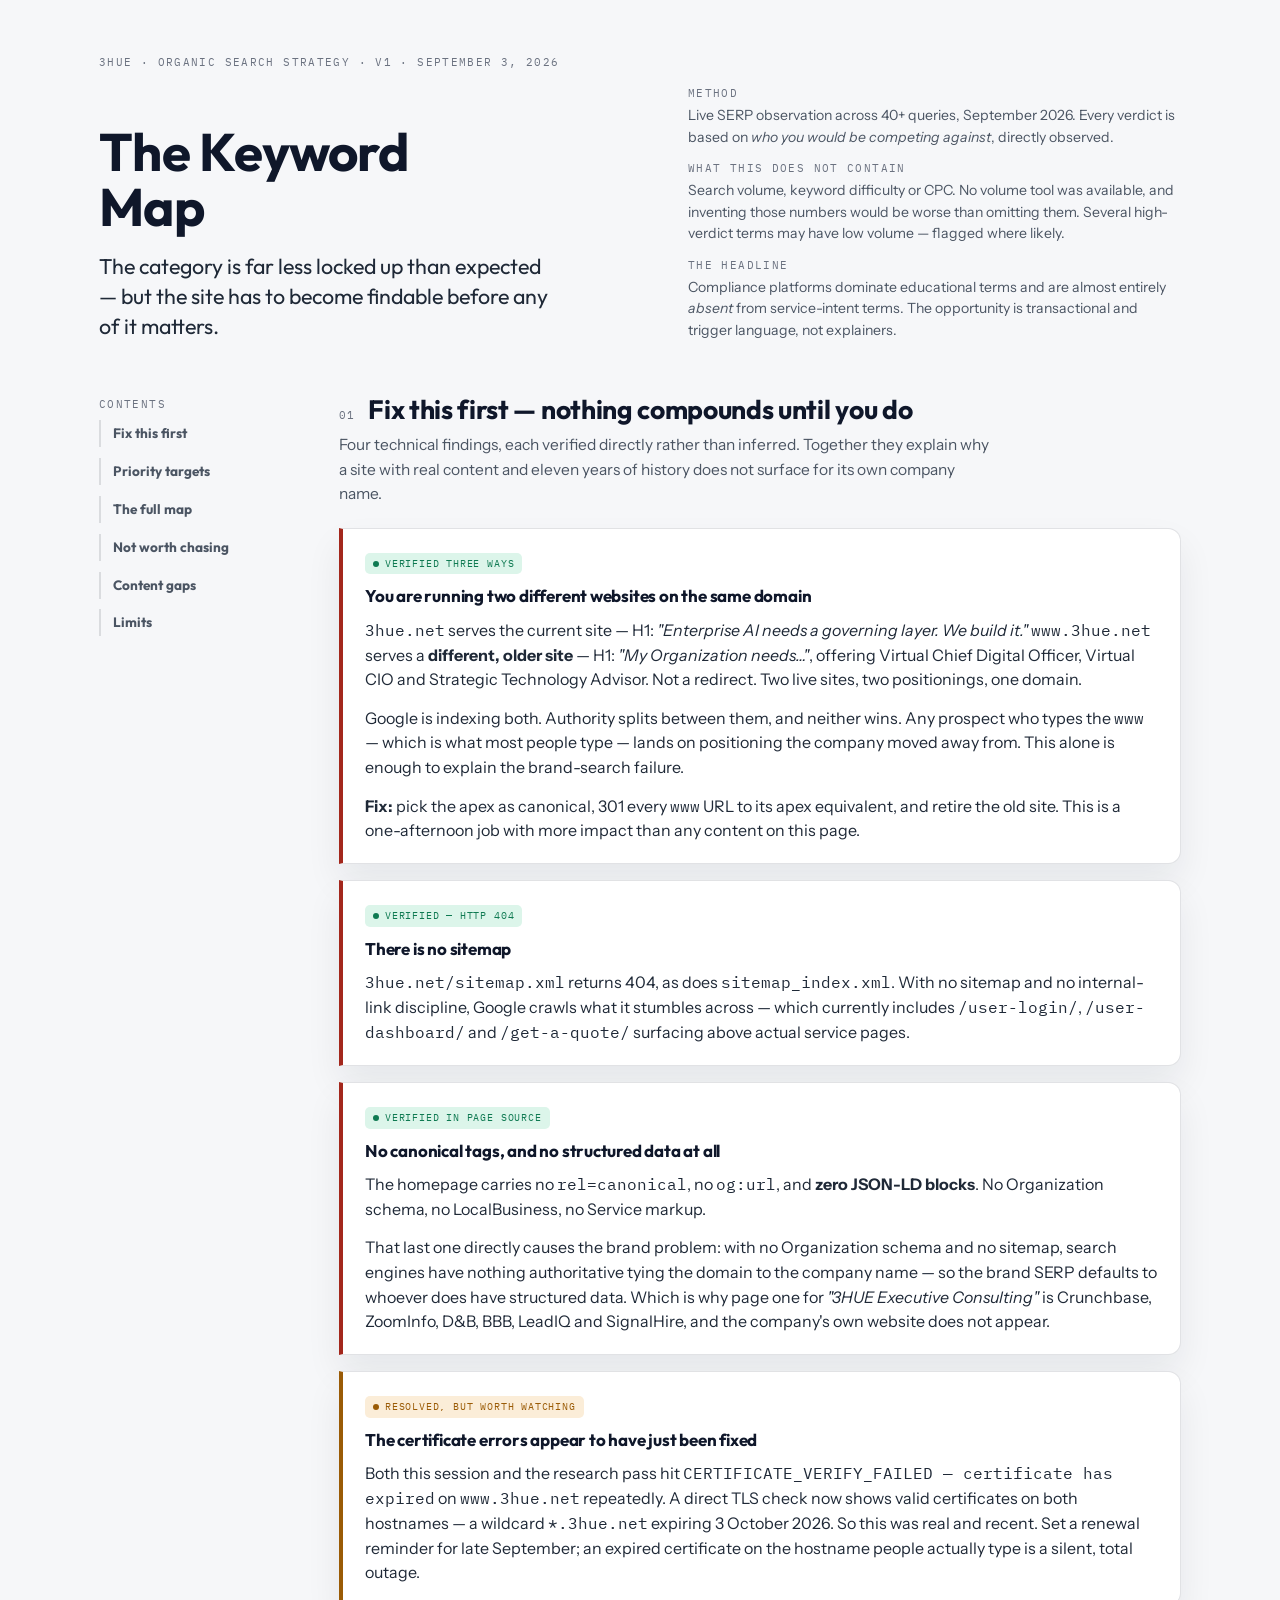
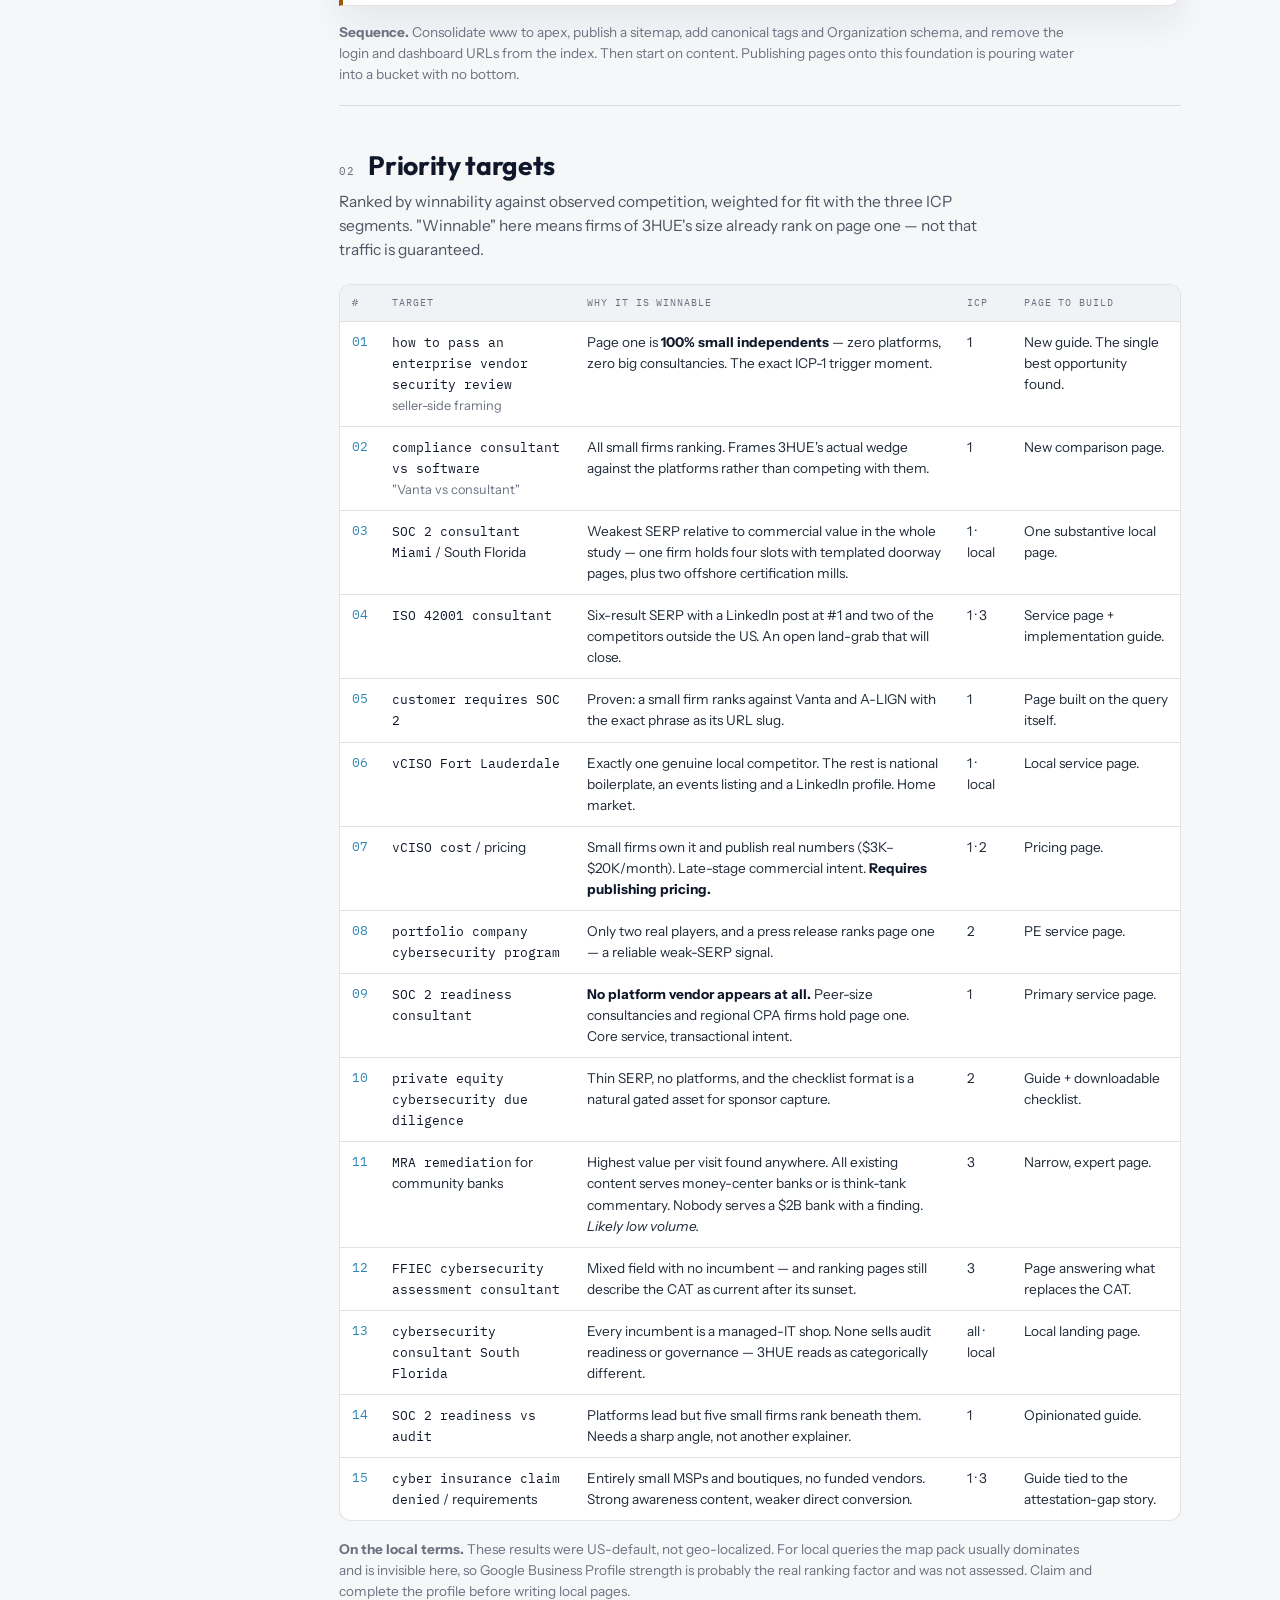
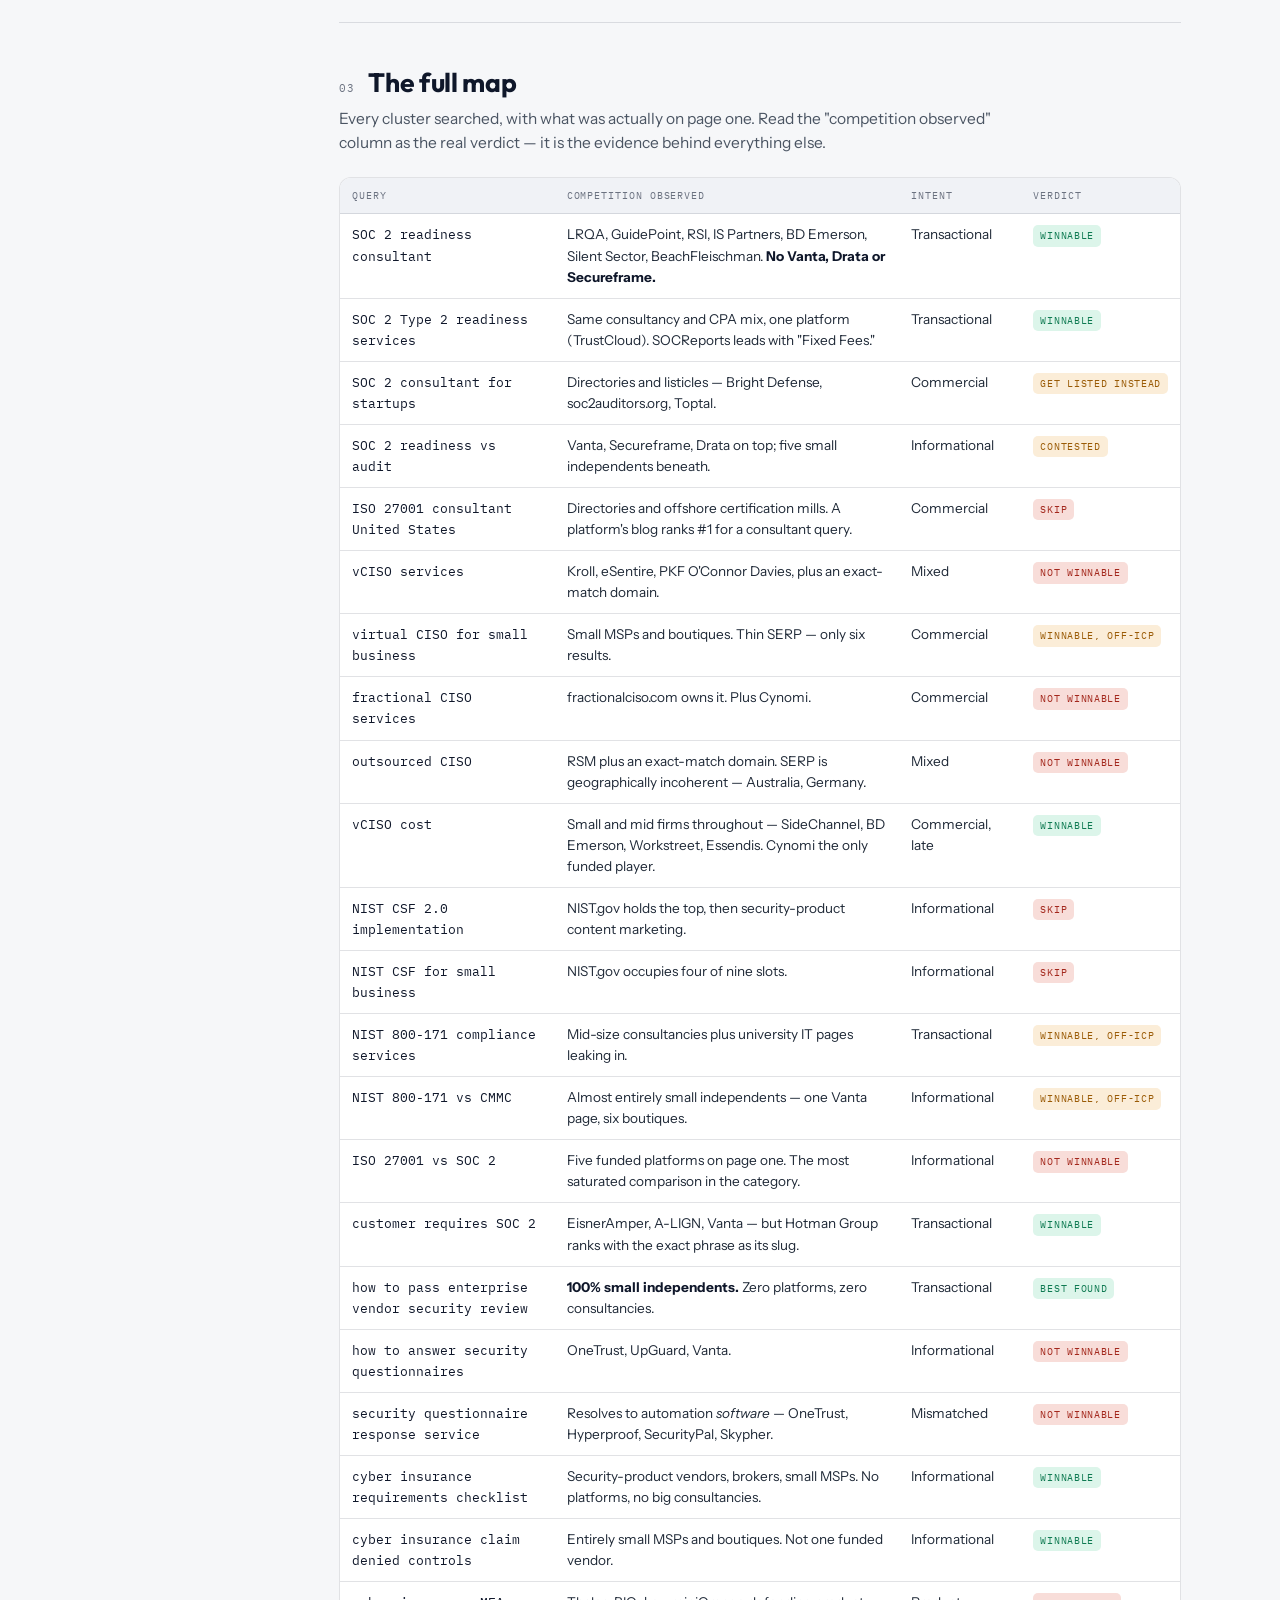
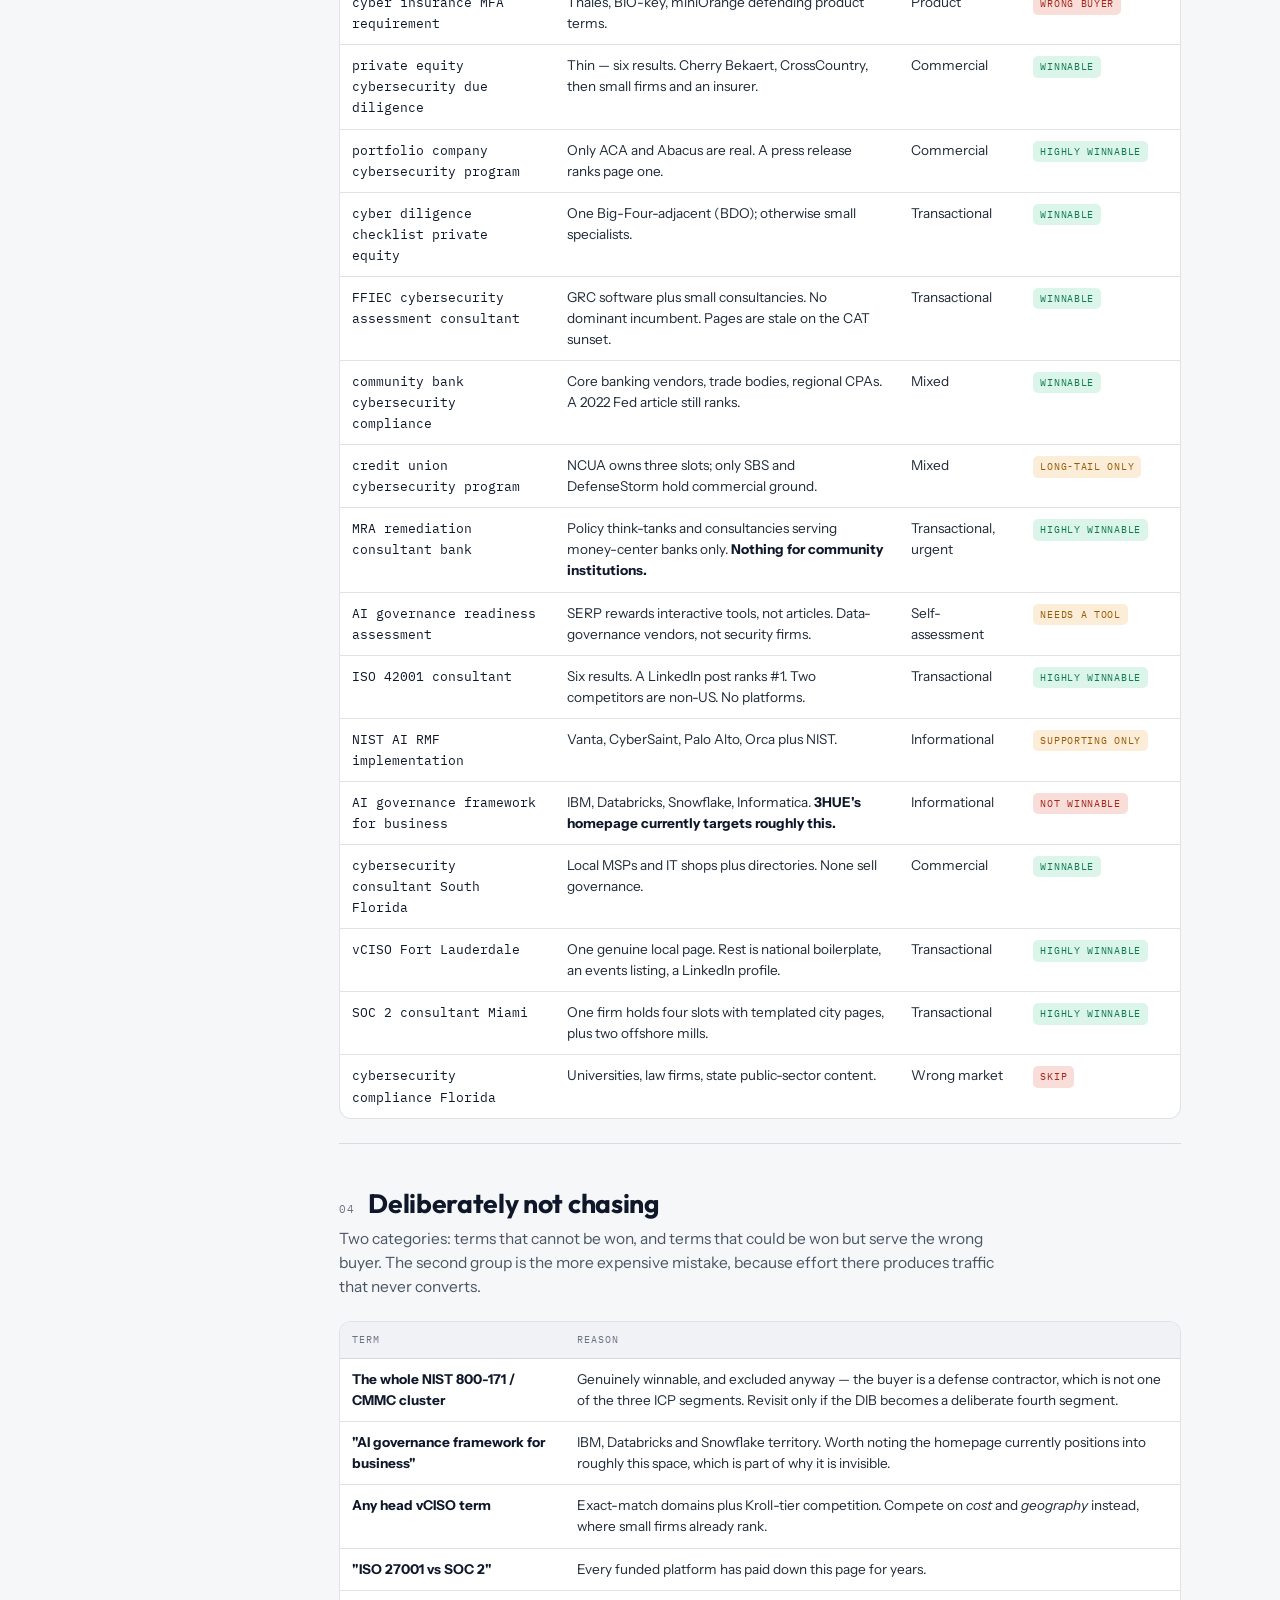
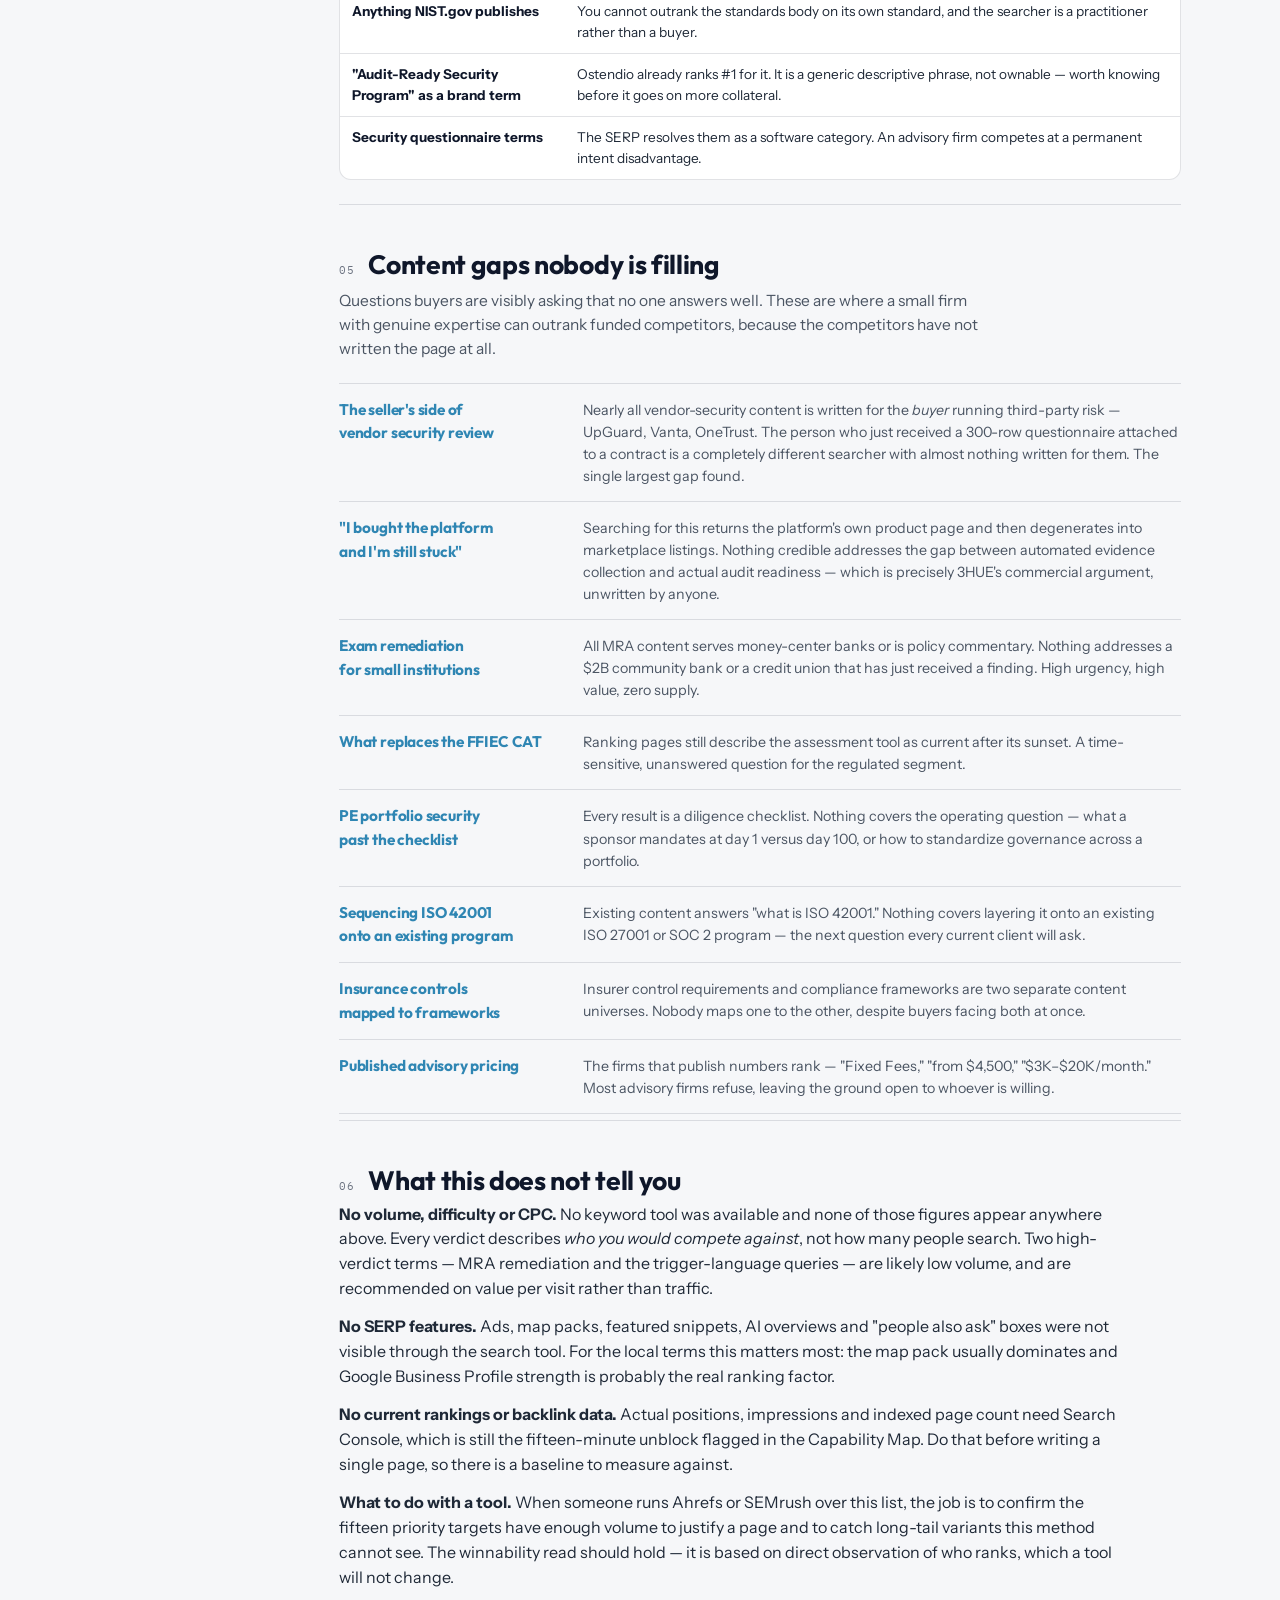
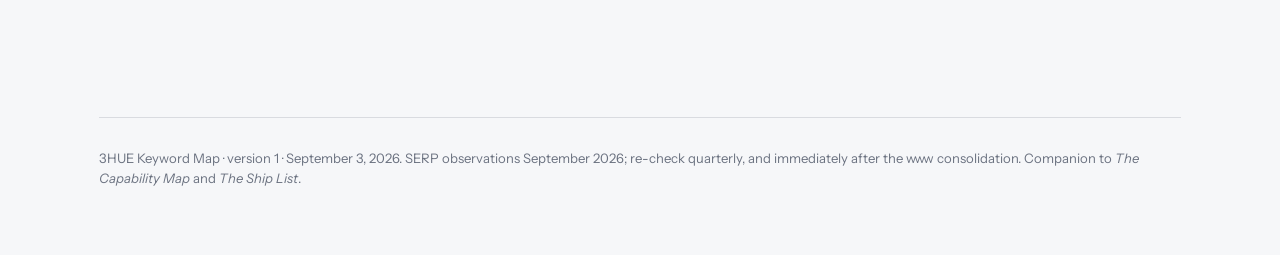
<file: assets/strategy/2026-09-08-09-source-library/04-search-and-social/keyword-map.html>
<!doctype html>
<html lang="en">
<head>
<meta charset="utf-8">
<meta name="viewport" content="width=device-width,initial-scale=1">
<meta name="robots" content="noindex">
<title>The Keyword Map</title>
</head>
<body>
<style>
@font-face{font-family:'Sora';font-style:normal;font-weight:300 550;font-display:swap;src:url([data-uri]) format('woff2');}
@font-face{font-family:'Sora';font-style:normal;font-weight:551 900;font-display:swap;src:url([data-uri]) format('woff2');}
@font-face{font-family:'IBM Plex Sans';font-style:normal;font-weight:300 550;font-display:swap;src:url([data-uri]) format('woff2');}
@font-face{font-family:'IBM Plex Sans';font-style:normal;font-weight:551 900;font-display:swap;src:url([data-uri]) format('woff2');}
@font-face{font-family:'IBM Plex Sans';font-style:italic;font-weight:300 550;font-display:swap;src:url([data-uri]) format('woff2');}
@font-face{font-family:'IBM Plex Sans';font-style:italic;font-weight:551 900;font-display:swap;src:url([data-uri]) format('woff2');}
@font-face{font-family:'IBM Plex Mono';font-style:normal;font-weight:300 550;font-display:swap;src:url([data-uri]) format('woff2');}
@font-face{font-family:'IBM Plex Mono';font-style:normal;font-weight:551 900;font-display:swap;src:url([data-uri]) format('woff2');}

:root{
  --brand:#44a8d9; --brand-700:#2f86b3;
  --ink-strong:#0f172a; --ink:#1f2937; --ink-muted:#4b5563; --ink-subtle:#6b7280;
  --s0:#f6f7f9; --s1:#ffffff; --s2:#f0f2f6;
  --bdr:rgba(15,23,42,.12);
  --ok:#0f7a52; --ok-soft:#dcf5ea; --warn:#9a5b06; --warn-soft:#fbedd8; --stop:#a3271c; --stop-soft:#f8ddd9;
  --shadow:0 18px 36px rgba(15,23,42,.07);
  --display:Sora,"IBM Plex Sans",sans-serif;
  --body:"IBM Plex Sans","Helvetica Neue",sans-serif;
  --mono:"IBM Plex Mono",ui-monospace,Menlo,monospace;
  color-scheme:light;
}
@media (prefers-color-scheme:dark){:root:not([data-theme="light"]){
  --ink-strong:#f8fafc; --ink:#e2e8f0; --ink-muted:#cbd5f5; --ink-subtle:#94a3b8;
  --s0:#0b1118; --s1:#0f172a; --s2:#111827; --bdr:rgba(148,163,184,.25);
  --ok:#2ee59d; --ok-soft:#0d2f24; --warn:#ffc46b; --warn-soft:#33260f; --stop:#ff8b7a; --stop-soft:#3a1a16;
  --shadow:0 18px 36px rgba(3,7,18,.45); color-scheme:dark;}}
:root[data-theme="dark"]{
  --ink-strong:#f8fafc; --ink:#e2e8f0; --ink-muted:#cbd5f5; --ink-subtle:#94a3b8;
  --s0:#0b1118; --s1:#0f172a; --s2:#111827; --bdr:rgba(148,163,184,.25);
  --ok:#2ee59d; --ok-soft:#0d2f24; --warn:#ffc46b; --warn-soft:#33260f; --stop:#ff8b7a; --stop-soft:#3a1a16;
  --shadow:0 18px 36px rgba(3,7,18,.45); color-scheme:dark;}
*{box-sizing:border-box}
html{-webkit-text-size-adjust:100%;scroll-behavior:smooth}
@media(prefers-reduced-motion:reduce){html{scroll-behavior:auto}}
body{margin:0;background:var(--s0);color:var(--ink);font-family:var(--body);font-size:16px;line-height:1.55}
a{color:var(--brand-700)}
:root[data-theme="dark"] a{color:var(--brand)}
@media (prefers-color-scheme:dark){:root:not([data-theme="light"]) a{color:var(--brand)}}
:focus-visible{outline:3px solid var(--brand);outline-offset:2px;border-radius:4px}
h1,h2,h3,h4{margin:0;font-family:var(--display);font-weight:700;color:var(--ink-strong);text-wrap:balance;letter-spacing:-.012em}
h1{font-size:clamp(2.1rem,4.8vw,3.3rem);line-height:1.03;font-weight:800}
h2{font-size:clamp(1.3rem,2.4vw,1.66rem);line-height:1.15}
h3{font-size:1.06rem}
p{margin:0 0 .85rem}
ul,ol{margin:0 0 .85rem;padding-left:1.15rem}li{margin-bottom:.36rem}
.wrap{max-width:1150px;margin:0 auto;padding:0 clamp(16px,3.5vw,34px)}
.lab{font-family:var(--mono);font-size:.66rem;letter-spacing:.13em;text-transform:uppercase;color:var(--ink-subtle)}
.mono{font-family:var(--mono)}
.note{font-size:.85rem;color:var(--ink-subtle);line-height:1.55;max-width:84ch}
.layout{display:grid;grid-template-columns:1fr}
@media(min-width:1040px){.layout{grid-template-columns:198px minmax(0,1fr);gap:42px}}
.toc{padding:20px 0 6px}
@media(min-width:1040px){.toc{position:sticky;top:0;align-self:start;max-height:100vh;overflow:auto;padding:28px 0}}
.toc ol{list-style:none;margin:8px 0 0;padding:0;display:flex;flex-direction:column;gap:5px}
.toc a{font-family:var(--display);font-size:.85rem;font-weight:600;text-decoration:none;color:var(--ink-muted);display:block;padding:3px 0 3px 12px;border-left:2px solid var(--bdr)}
.toc a:hover{color:var(--ink-strong);border-left-color:var(--brand)}
main{min-width:0;padding-bottom:70px}
section{padding:44px 0 6px;border-top:1px solid var(--bdr)}
.shead{display:flex;align-items:baseline;gap:13px;flex-wrap:wrap;margin-bottom:6px}
.shead .n{font-family:var(--mono);font-size:.7rem;color:var(--ink-subtle);letter-spacing:.1em}
.sintro{max-width:66ch;color:var(--ink-muted);margin:9px 0 22px;font-size:.97rem}
.mast{padding:clamp(28px,5vw,54px) 0 26px}
.mastgrid{display:grid;gap:24px}
@media(min-width:900px){.mastgrid{grid-template-columns:1.05fr .95fr;gap:44px;align-items:end}}
.mast .lead{font-family:var(--display);font-size:clamp(1.08rem,2.1vw,1.34rem);line-height:1.4;max-width:33ch;margin:18px 0 0;font-weight:400;color:var(--ink)}
.mastmeta{display:grid;gap:12px;font-size:.88rem;color:var(--ink-muted)}
.mastmeta .lab{display:block;margin-bottom:3px}
.alert{background:var(--s1);border:1px solid var(--bdr);border-left:4px solid var(--stop);border-radius:0 13px 13px 0;padding:20px 22px;box-shadow:var(--shadow);margin-bottom:16px}
.alert h3{margin-bottom:8px}
.alert p:last-child{margin:0}
.alert .verified{display:inline-flex;align-items:center;gap:6px;font-family:var(--mono);font-size:.63rem;letter-spacing:.08em;text-transform:uppercase;padding:3px 8px;border-radius:5px;background:var(--ok-soft);color:var(--ok);margin-bottom:9px}
.alert .verified::before{content:"";width:6px;height:6px;border-radius:50%;background:currentColor}
.tw{overflow-x:auto;border:1px solid var(--bdr);border-radius:12px;background:var(--s1);margin-bottom:18px}
table{border-collapse:collapse;width:100%;min-width:720px;font-size:.85rem}
th,td{padding:10px 12px;text-align:left;border-bottom:1px solid var(--bdr);vertical-align:top}
th{font-family:var(--mono);font-size:.64rem;letter-spacing:.09em;text-transform:uppercase;color:var(--ink-subtle);font-weight:500;background:var(--s2);white-space:nowrap}
tbody tr:last-child td{border-bottom:0}
td strong{color:var(--ink-strong)}
td .q{font-family:var(--mono);font-size:.79rem;color:var(--ink-strong)}
.v{font-family:var(--mono);font-size:.62rem;font-weight:500;letter-spacing:.07em;text-transform:uppercase;padding:3px 7px;border-radius:5px;white-space:nowrap;display:inline-block}
.v-win{background:var(--ok-soft);color:var(--ok)}
.v-con{background:var(--warn-soft);color:var(--warn)}
.v-no{background:var(--stop-soft);color:var(--stop)}
.rank{font-family:var(--mono);font-size:.8rem;color:var(--brand-700);font-weight:500}
:root[data-theme="dark"] .rank{color:var(--brand)}
@media (prefers-color-scheme:dark){:root:not([data-theme="light"]) .rank{color:var(--brand)}}
.gaps{display:grid;gap:0;border-top:1px solid var(--bdr)}
.gap{padding:14px 0;border-bottom:1px solid var(--bdr);display:grid;gap:4px}
@media(min-width:760px){.gap{grid-template-columns:220px 1fr;gap:24px;align-items:baseline}}
.gap h4{font-size:.96rem;color:var(--brand-700)}
:root[data-theme="dark"] .gap h4{color:var(--brand)}
@media (prefers-color-scheme:dark){:root:not([data-theme="light"]) .gap h4{color:var(--brand)}}
.gap p{margin:0;font-size:.89rem;color:var(--ink-muted)}
footer{padding:30px 0 66px;border-top:1px solid var(--bdr);margin-top:38px;color:var(--ink-subtle);font-size:.82rem}

@media print{
  @page{margin:14mm 12mm}
  nav,.toc,.idx,nav.toc,nav.idx{display:none!important}
  html,body{background:#fff!important}
  .layout,.shell,.wrap{display:block!important;max-width:none!important}
  *{overflow:visible!important;box-shadow:none!important}
  table{page-break-inside:auto;min-width:0!important}
  thead{display:table-header-group}
  tr,.card,.bc,.pil,.obj,.exhibit,.stat,.phase,.wk,.chan-card,.read,.note,.dcard{page-break-inside:avoid}
  h1,h2,h3,h4{page-break-after:avoid}
  a{text-decoration:none}
  a[href^="http"]::after{content:"";}
}
</style>

<div class="wrap">
<header class="mast">
  <div class="lab" style="margin-bottom:15px">3HUE · Organic search strategy · v1 · September 3, 2026</div>
  <div class="mastgrid">
    <div>
      <h1>The Keyword<br>Map</h1>
      <p class="lead">The category is far less locked up than expected — but the site has to become findable before any of it matters.</p>
    </div>
    <div class="mastmeta">
      <div><span class="lab">Method</span>Live SERP observation across 40+ queries, September 2026. Every verdict is based on <em>who you would be competing against</em>, directly observed.</div>
      <div><span class="lab">What this does not contain</span>Search volume, keyword difficulty or CPC. No volume tool was available, and inventing those numbers would be worse than omitting them. Several high-verdict terms may have low volume — flagged where likely.</div>
      <div><span class="lab">The headline</span>Compliance platforms dominate educational terms and are almost entirely <em>absent</em> from service-intent terms. The opportunity is transactional and trigger language, not explainers.</div>
    </div>
  </div>
</header>

<div class="layout">
  <nav class="toc" aria-label="Contents">
    <div class="lab">Contents</div>
    <ol>
      <li><a href="#blocker">Fix this first</a></li>
      <li><a href="#priority">Priority targets</a></li>
      <li><a href="#map">The full map</a></li>
      <li><a href="#skip">Not worth chasing</a></li>
      <li><a href="#gaps">Content gaps</a></li>
      <li><a href="#limits">Limits</a></li>
    </ol>
  </nav>
  <main>

<section style="border-top:0;padding-top:26px">
  <div class="shead"><span class="n">01</span><h2>Fix this first — nothing compounds until you do</h2></div>
  <p class="sintro">Four technical findings, each verified directly rather than inferred. Together they explain why a site with real content and eleven years of history does not surface for its own company name.</p>

  <div class="alert">
    <span class="verified">Verified three ways</span>
    <h3>You are running two different websites on the same domain</h3>
    <p><span class="mono">3hue.net</span> serves the current site — H1: <em>"Enterprise AI needs a governing layer. We build it."</em> <span class="mono">www.3hue.net</span> serves a <strong>different, older site</strong> — H1: <em>"My Organization needs…"</em>, offering Virtual Chief Digital Officer, Virtual CIO and Strategic Technology Advisor. Not a redirect. Two live sites, two positionings, one domain.</p>
    <p>Google is indexing both. Authority splits between them, and neither wins. Any prospect who types the <span class="mono">www</span> — which is what most people type — lands on positioning the company moved away from. This alone is enough to explain the brand-search failure.</p>
    <p><strong>Fix:</strong> pick the apex as canonical, 301 every <span class="mono">www</span> URL to its apex equivalent, and retire the old site. This is a one-afternoon job with more impact than any content on this page.</p>
  </div>

  <div class="alert">
    <span class="verified">Verified — HTTP 404</span>
    <h3>There is no sitemap</h3>
    <p><span class="mono">3hue.net/sitemap.xml</span> returns 404, as does <span class="mono">sitemap_index.xml</span>. With no sitemap and no internal-link discipline, Google crawls what it stumbles across — which currently includes <span class="mono">/user-login/</span>, <span class="mono">/user-dashboard/</span> and <span class="mono">/get-a-quote/</span> surfacing above actual service pages.</p>
  </div>

  <div class="alert">
    <span class="verified">Verified in page source</span>
    <h3>No canonical tags, and no structured data at all</h3>
    <p>The homepage carries no <span class="mono">rel=canonical</span>, no <span class="mono">og:url</span>, and <strong>zero JSON-LD blocks</strong>. No Organization schema, no LocalBusiness, no Service markup.</p>
    <p>That last one directly causes the brand problem: with no Organization schema and no sitemap, search engines have nothing authoritative tying the domain to the company name — so the brand SERP defaults to whoever does have structured data. Which is why page one for <em>"3HUE Executive Consulting"</em> is Crunchbase, ZoomInfo, D&amp;B, BBB, LeadIQ and SignalHire, and the company's own website does not appear.</p>
  </div>

  <div class="alert" style="border-left-color:var(--warn)">
    <span class="verified" style="background:var(--warn-soft);color:var(--warn)">Resolved, but worth watching</span>
    <h3>The certificate errors appear to have just been fixed</h3>
    <p>Both this session and the research pass hit <span class="mono">CERTIFICATE_VERIFY_FAILED — certificate has expired</span> on <span class="mono">www.3hue.net</span> repeatedly. A direct TLS check now shows valid certificates on both hostnames — a wildcard <span class="mono">*.3hue.net</span> expiring 3 October 2026. So this was real and recent. Set a renewal reminder for late September; an expired certificate on the hostname people actually type is a silent, total outage.</p>
  </div>

  <p class="note"><strong>Sequence.</strong> Consolidate www to apex, publish a sitemap, add canonical tags and Organization schema, and remove the login and dashboard URLs from the index. Then start on content. Publishing pages onto this foundation is pouring water into a bucket with no bottom.</p>
</section>

<section id="priority">
  <div class="shead"><span class="n">02</span><h2>Priority targets</h2></div>
  <p class="sintro">Ranked by winnability against observed competition, weighted for fit with the three ICP segments. "Winnable" here means firms of 3HUE's size already rank on page one — not that traffic is guaranteed.</p>
  <div class="tw">
    <table>
      <thead><tr><th>#</th><th>Target</th><th>Why it is winnable</th><th>ICP</th><th>Page to build</th></tr></thead>
      <tbody>
        <tr><td class="rank">01</td><td><span class="q">how to pass an enterprise vendor security review</span><br><span style="color:var(--ink-subtle);font-size:.8rem">seller-side framing</span></td><td>Page one is <strong>100% small independents</strong> — zero platforms, zero big consultancies. The exact ICP-1 trigger moment.</td><td>1</td><td>New guide. The single best opportunity found.</td></tr>
        <tr><td class="rank">02</td><td><span class="q">compliance consultant vs software</span><br><span style="color:var(--ink-subtle);font-size:.8rem">"Vanta vs consultant"</span></td><td>All small firms ranking. Frames 3HUE's actual wedge against the platforms rather than competing with them.</td><td>1</td><td>New comparison page.</td></tr>
        <tr><td class="rank">03</td><td><span class="q">SOC 2 consultant Miami</span> / South Florida</td><td>Weakest SERP relative to commercial value in the whole study — one firm holds four slots with templated doorway pages, plus two offshore certification mills.</td><td>1 · local</td><td>One substantive local page.</td></tr>
        <tr><td class="rank">04</td><td><span class="q">ISO 42001 consultant</span></td><td>Six-result SERP with a LinkedIn post at #1 and two of the competitors outside the US. An open land-grab that will close.</td><td>1 · 3</td><td>Service page + implementation guide.</td></tr>
        <tr><td class="rank">05</td><td><span class="q">customer requires SOC 2</span></td><td>Proven: a small firm ranks against Vanta and A-LIGN with the exact phrase as its URL slug.</td><td>1</td><td>Page built on the query itself.</td></tr>
        <tr><td class="rank">06</td><td><span class="q">vCISO Fort Lauderdale</span></td><td>Exactly one genuine local competitor. The rest is national boilerplate, an events listing and a LinkedIn profile. Home market.</td><td>1 · local</td><td>Local service page.</td></tr>
        <tr><td class="rank">07</td><td><span class="q">vCISO cost</span> / pricing</td><td>Small firms own it and publish real numbers ($3K–$20K/month). Late-stage commercial intent. <strong>Requires publishing pricing.</strong></td><td>1 · 2</td><td>Pricing page.</td></tr>
        <tr><td class="rank">08</td><td><span class="q">portfolio company cybersecurity program</span></td><td>Only two real players, and a press release ranks page one — a reliable weak-SERP signal.</td><td>2</td><td>PE service page.</td></tr>
        <tr><td class="rank">09</td><td><span class="q">SOC 2 readiness consultant</span></td><td><strong>No platform vendor appears at all.</strong> Peer-size consultancies and regional CPA firms hold page one. Core service, transactional intent.</td><td>1</td><td>Primary service page.</td></tr>
        <tr><td class="rank">10</td><td><span class="q">private equity cybersecurity due diligence</span></td><td>Thin SERP, no platforms, and the checklist format is a natural gated asset for sponsor capture.</td><td>2</td><td>Guide + downloadable checklist.</td></tr>
        <tr><td class="rank">11</td><td><span class="q">MRA remediation</span> for community banks</td><td>Highest value per visit found anywhere. All existing content serves money-center banks or is think-tank commentary. Nobody serves a $2B bank with a finding. <em>Likely low volume.</em></td><td>3</td><td>Narrow, expert page.</td></tr>
        <tr><td class="rank">12</td><td><span class="q">FFIEC cybersecurity assessment consultant</span></td><td>Mixed field with no incumbent — and ranking pages still describe the CAT as current after its sunset.</td><td>3</td><td>Page answering what replaces the CAT.</td></tr>
        <tr><td class="rank">13</td><td><span class="q">cybersecurity consultant South Florida</span></td><td>Every incumbent is a managed-IT shop. None sells audit readiness or governance — 3HUE reads as categorically different.</td><td>all · local</td><td>Local landing page.</td></tr>
        <tr><td class="rank">14</td><td><span class="q">SOC 2 readiness vs audit</span></td><td>Platforms lead but five small firms rank beneath them. Needs a sharp angle, not another explainer.</td><td>1</td><td>Opinionated guide.</td></tr>
        <tr><td class="rank">15</td><td><span class="q">cyber insurance claim denied</span> / requirements</td><td>Entirely small MSPs and boutiques, no funded vendors. Strong awareness content, weaker direct conversion.</td><td>1 · 3</td><td>Guide tied to the attestation-gap story.</td></tr>
      </tbody>
    </table>
  </div>
  <p class="note"><strong>On the local terms.</strong> These results were US-default, not geo-localized. For local queries the map pack usually dominates and is invisible here, so Google Business Profile strength is probably the real ranking factor and was not assessed. Claim and complete the profile before writing local pages.</p>
</section>
<section id="map">
  <div class="shead"><span class="n">03</span><h2>The full map</h2></div>
  <p class="sintro">Every cluster searched, with what was actually on page one. Read the "competition observed" column as the real verdict — it is the evidence behind everything else.</p>
  <div class="tw">
    <table>
      <thead><tr><th>Query</th><th>Competition observed</th><th>Intent</th><th>Verdict</th></tr></thead>
      <tbody>
        <tr><td><span class="q">SOC 2 readiness consultant</span></td><td>LRQA, GuidePoint, RSI, IS Partners, BD Emerson, Silent Sector, BeachFleischman. <strong>No Vanta, Drata or Secureframe.</strong></td><td>Transactional</td><td><span class="v v-win">Winnable</span></td></tr>
        <tr><td><span class="q">SOC 2 Type 2 readiness services</span></td><td>Same consultancy and CPA mix, one platform (TrustCloud). SOCReports leads with "Fixed Fees."</td><td>Transactional</td><td><span class="v v-win">Winnable</span></td></tr>
        <tr><td><span class="q">SOC 2 consultant for startups</span></td><td>Directories and listicles — Bright Defense, soc2auditors.org, Toptal.</td><td>Commercial</td><td><span class="v v-con">Get listed instead</span></td></tr>
        <tr><td><span class="q">SOC 2 readiness vs audit</span></td><td>Vanta, Secureframe, Drata on top; five small independents beneath.</td><td>Informational</td><td><span class="v v-con">Contested</span></td></tr>
        <tr><td><span class="q">ISO 27001 consultant United States</span></td><td>Directories and offshore certification mills. A platform's blog ranks #1 for a consultant query.</td><td>Commercial</td><td><span class="v v-no">Skip</span></td></tr>
        <tr><td><span class="q">vCISO services</span></td><td>Kroll, eSentire, PKF O'Connor Davies, plus an exact-match domain.</td><td>Mixed</td><td><span class="v v-no">Not winnable</span></td></tr>
        <tr><td><span class="q">virtual CISO for small business</span></td><td>Small MSPs and boutiques. Thin SERP — only six results.</td><td>Commercial</td><td><span class="v v-con">Winnable, off-ICP</span></td></tr>
        <tr><td><span class="q">fractional CISO services</span></td><td>fractionalciso.com owns it. Plus Cynomi.</td><td>Commercial</td><td><span class="v v-no">Not winnable</span></td></tr>
        <tr><td><span class="q">outsourced CISO</span></td><td>RSM plus an exact-match domain. SERP is geographically incoherent — Australia, Germany.</td><td>Mixed</td><td><span class="v v-no">Not winnable</span></td></tr>
        <tr><td><span class="q">vCISO cost</span></td><td>Small and mid firms throughout — SideChannel, BD Emerson, Workstreet, Essendis. Cynomi the only funded player.</td><td>Commercial, late</td><td><span class="v v-win">Winnable</span></td></tr>
        <tr><td><span class="q">NIST CSF 2.0 implementation</span></td><td>NIST.gov holds the top, then security-product content marketing.</td><td>Informational</td><td><span class="v v-no">Skip</span></td></tr>
        <tr><td><span class="q">NIST CSF for small business</span></td><td>NIST.gov occupies four of nine slots.</td><td>Informational</td><td><span class="v v-no">Skip</span></td></tr>
        <tr><td><span class="q">NIST 800-171 compliance services</span></td><td>Mid-size consultancies plus university IT pages leaking in.</td><td>Transactional</td><td><span class="v v-con">Winnable, off-ICP</span></td></tr>
        <tr><td><span class="q">NIST 800-171 vs CMMC</span></td><td>Almost entirely small independents — one Vanta page, six boutiques.</td><td>Informational</td><td><span class="v v-con">Winnable, off-ICP</span></td></tr>
        <tr><td><span class="q">ISO 27001 vs SOC 2</span></td><td>Five funded platforms on page one. The most saturated comparison in the category.</td><td>Informational</td><td><span class="v v-no">Not winnable</span></td></tr>
        <tr><td><span class="q">customer requires SOC 2</span></td><td>EisnerAmper, A-LIGN, Vanta — but Hotman Group ranks with the exact phrase as its slug.</td><td>Transactional</td><td><span class="v v-win">Winnable</span></td></tr>
        <tr><td><span class="q">how to pass enterprise vendor security review</span></td><td><strong>100% small independents.</strong> Zero platforms, zero consultancies.</td><td>Transactional</td><td><span class="v v-win">Best found</span></td></tr>
        <tr><td><span class="q">how to answer security questionnaires</span></td><td>OneTrust, UpGuard, Vanta.</td><td>Informational</td><td><span class="v v-no">Not winnable</span></td></tr>
        <tr><td><span class="q">security questionnaire response service</span></td><td>Resolves to automation <em>software</em> — OneTrust, Hyperproof, SecurityPal, Skypher.</td><td>Mismatched</td><td><span class="v v-no">Not winnable</span></td></tr>
        <tr><td><span class="q">cyber insurance requirements checklist</span></td><td>Security-product vendors, brokers, small MSPs. No platforms, no big consultancies.</td><td>Informational</td><td><span class="v v-win">Winnable</span></td></tr>
        <tr><td><span class="q">cyber insurance claim denied controls</span></td><td>Entirely small MSPs and boutiques. Not one funded vendor.</td><td>Informational</td><td><span class="v v-win">Winnable</span></td></tr>
        <tr><td><span class="q">cyber insurance MFA requirement</span></td><td>Thales, BIO-key, miniOrange defending product terms.</td><td>Product</td><td><span class="v v-no">Wrong buyer</span></td></tr>
        <tr><td><span class="q">private equity cybersecurity due diligence</span></td><td>Thin — six results. Cherry Bekaert, CrossCountry, then small firms and an insurer.</td><td>Commercial</td><td><span class="v v-win">Winnable</span></td></tr>
        <tr><td><span class="q">portfolio company cybersecurity program</span></td><td>Only ACA and Abacus are real. A press release ranks page one.</td><td>Commercial</td><td><span class="v v-win">Highly winnable</span></td></tr>
        <tr><td><span class="q">cyber diligence checklist private equity</span></td><td>One Big-Four-adjacent (BDO); otherwise small specialists.</td><td>Transactional</td><td><span class="v v-win">Winnable</span></td></tr>
        <tr><td><span class="q">FFIEC cybersecurity assessment consultant</span></td><td>GRC software plus small consultancies. No dominant incumbent. Pages are stale on the CAT sunset.</td><td>Transactional</td><td><span class="v v-win">Winnable</span></td></tr>
        <tr><td><span class="q">community bank cybersecurity compliance</span></td><td>Core banking vendors, trade bodies, regional CPAs. A 2022 Fed article still ranks.</td><td>Mixed</td><td><span class="v v-win">Winnable</span></td></tr>
        <tr><td><span class="q">credit union cybersecurity program</span></td><td>NCUA owns three slots; only SBS and DefenseStorm hold commercial ground.</td><td>Mixed</td><td><span class="v v-con">Long-tail only</span></td></tr>
        <tr><td><span class="q">MRA remediation consultant bank</span></td><td>Policy think-tanks and consultancies serving money-center banks only. <strong>Nothing for community institutions.</strong></td><td>Transactional, urgent</td><td><span class="v v-win">Highly winnable</span></td></tr>
        <tr><td><span class="q">AI governance readiness assessment</span></td><td>SERP rewards interactive tools, not articles. Data-governance vendors, not security firms.</td><td>Self-assessment</td><td><span class="v v-con">Needs a tool</span></td></tr>
        <tr><td><span class="q">ISO 42001 consultant</span></td><td>Six results. A LinkedIn post ranks #1. Two competitors are non-US. No platforms.</td><td>Transactional</td><td><span class="v v-win">Highly winnable</span></td></tr>
        <tr><td><span class="q">NIST AI RMF implementation</span></td><td>Vanta, CyberSaint, Palo Alto, Orca plus NIST.</td><td>Informational</td><td><span class="v v-con">Supporting only</span></td></tr>
        <tr><td><span class="q">AI governance framework for business</span></td><td>IBM, Databricks, Snowflake, Informatica. <strong>3HUE's homepage currently targets roughly this.</strong></td><td>Informational</td><td><span class="v v-no">Not winnable</span></td></tr>
        <tr><td><span class="q">cybersecurity consultant South Florida</span></td><td>Local MSPs and IT shops plus directories. None sell governance.</td><td>Commercial</td><td><span class="v v-win">Winnable</span></td></tr>
        <tr><td><span class="q">vCISO Fort Lauderdale</span></td><td>One genuine local page. Rest is national boilerplate, an events listing, a LinkedIn profile.</td><td>Transactional</td><td><span class="v v-win">Highly winnable</span></td></tr>
        <tr><td><span class="q">SOC 2 consultant Miami</span></td><td>One firm holds four slots with templated city pages, plus two offshore mills.</td><td>Transactional</td><td><span class="v v-win">Highly winnable</span></td></tr>
        <tr><td><span class="q">cybersecurity compliance Florida</span></td><td>Universities, law firms, state public-sector content.</td><td>Wrong market</td><td><span class="v v-no">Skip</span></td></tr>
      </tbody>
    </table>
  </div>
</section>

<section id="skip">
  <div class="shead"><span class="n">04</span><h2>Deliberately not chasing</h2></div>
  <p class="sintro">Two categories: terms that cannot be won, and terms that could be won but serve the wrong buyer. The second group is the more expensive mistake, because effort there produces traffic that never converts.</p>
  <div class="tw">
    <table>
      <thead><tr><th>Term</th><th>Reason</th></tr></thead>
      <tbody>
        <tr><td><strong>The whole NIST 800-171 / CMMC cluster</strong></td><td>Genuinely winnable, and excluded anyway — the buyer is a defense contractor, which is not one of the three ICP segments. Revisit only if the DIB becomes a deliberate fourth segment.</td></tr>
        <tr><td><strong>"AI governance framework for business"</strong></td><td>IBM, Databricks and Snowflake territory. Worth noting the homepage currently positions into roughly this space, which is part of why it is invisible.</td></tr>
        <tr><td><strong>Any head vCISO term</strong></td><td>Exact-match domains plus Kroll-tier competition. Compete on <em>cost</em> and <em>geography</em> instead, where small firms already rank.</td></tr>
        <tr><td><strong>"ISO 27001 vs SOC 2"</strong></td><td>Every funded platform has paid down this page for years.</td></tr>
        <tr><td><strong>Anything NIST.gov publishes</strong></td><td>You cannot outrank the standards body on its own standard, and the searcher is a practitioner rather than a buyer.</td></tr>
        <tr><td><strong>"Audit-Ready Security Program" as a brand term</strong></td><td>Ostendio already ranks #1 for it. It is a generic descriptive phrase, not ownable — worth knowing before it goes on more collateral.</td></tr>
        <tr><td><strong>Security questionnaire terms</strong></td><td>The SERP resolves them as a software category. An advisory firm competes at a permanent intent disadvantage.</td></tr>
      </tbody>
    </table>
  </div>
</section>

<section id="gaps">
  <div class="shead"><span class="n">05</span><h2>Content gaps nobody is filling</h2></div>
  <p class="sintro">Questions buyers are visibly asking that no one answers well. These are where a small firm with genuine expertise can outrank funded competitors, because the competitors have not written the page at all.</p>
  <div class="gaps">
    <div class="gap"><h4>The seller's side of vendor security review</h4><p>Nearly all vendor-security content is written for the <em>buyer</em> running third-party risk — UpGuard, Vanta, OneTrust. The person who just received a 300-row questionnaire attached to a contract is a completely different searcher with almost nothing written for them. The single largest gap found.</p></div>
    <div class="gap"><h4>"I bought the platform and I'm still stuck"</h4><p>Searching for this returns the platform's own product page and then degenerates into marketplace listings. Nothing credible addresses the gap between automated evidence collection and actual audit readiness — which is precisely 3HUE's commercial argument, unwritten by anyone.</p></div>
    <div class="gap"><h4>Exam remediation for small institutions</h4><p>All MRA content serves money-center banks or is policy commentary. Nothing addresses a $2B community bank or a credit union that has just received a finding. High urgency, high value, zero supply.</p></div>
    <div class="gap"><h4>What replaces the FFIEC CAT</h4><p>Ranking pages still describe the assessment tool as current after its sunset. A time-sensitive, unanswered question for the regulated segment.</p></div>
    <div class="gap"><h4>PE portfolio security past the checklist</h4><p>Every result is a diligence checklist. Nothing covers the operating question — what a sponsor mandates at day 1 versus day 100, or how to standardize governance across a portfolio.</p></div>
    <div class="gap"><h4>Sequencing ISO 42001 onto an existing program</h4><p>Existing content answers "what is ISO 42001." Nothing covers layering it onto an existing ISO 27001 or SOC 2 program — the next question every current client will ask.</p></div>
    <div class="gap"><h4>Insurance controls mapped to frameworks</h4><p>Insurer control requirements and compliance frameworks are two separate content universes. Nobody maps one to the other, despite buyers facing both at once.</p></div>
    <div class="gap"><h4>Published advisory pricing</h4><p>The firms that publish numbers rank — "Fixed Fees," "from $4,500," "$3K–$20K/month." Most advisory firms refuse, leaving the ground open to whoever is willing.</p></div>
  </div>
</section>

<section id="limits">
  <div class="shead"><span class="n">06</span><h2>What this does not tell you</h2></div>
  <div class="prose" style="max-width:72ch">
    <p><strong>No volume, difficulty or CPC.</strong> No keyword tool was available and none of those figures appear anywhere above. Every verdict describes <em>who you would compete against</em>, not how many people search. Two high-verdict terms — MRA remediation and the trigger-language queries — are likely low volume, and are recommended on value per visit rather than traffic.</p>
    <p><strong>No SERP features.</strong> Ads, map packs, featured snippets, AI overviews and "people also ask" boxes were not visible through the search tool. For the local terms this matters most: the map pack usually dominates and Google Business Profile strength is probably the real ranking factor.</p>
    <p><strong>No current rankings or backlink data.</strong> Actual positions, impressions and indexed page count need Search Console, which is still the fifteen-minute unblock flagged in the Capability Map. Do that before writing a single page, so there is a baseline to measure against.</p>
    <p><strong>What to do with a tool.</strong> When someone runs Ahrefs or SEMrush over this list, the job is to confirm the fifteen priority targets have enough volume to justify a page and to catch long-tail variants this method cannot see. The winnability read should hold — it is based on direct observation of who ranks, which a tool will not change.</p>
  </div>
</section>
</main>
</div>
<footer>
  3HUE Keyword Map · version 1 · September 3, 2026. SERP observations September 2026; re-check quarterly, and immediately after the www consolidation. Companion to <em>The Capability Map</em> and <em>The Ship List</em>.
</footer>
</div>
</body>
</html>
</file>
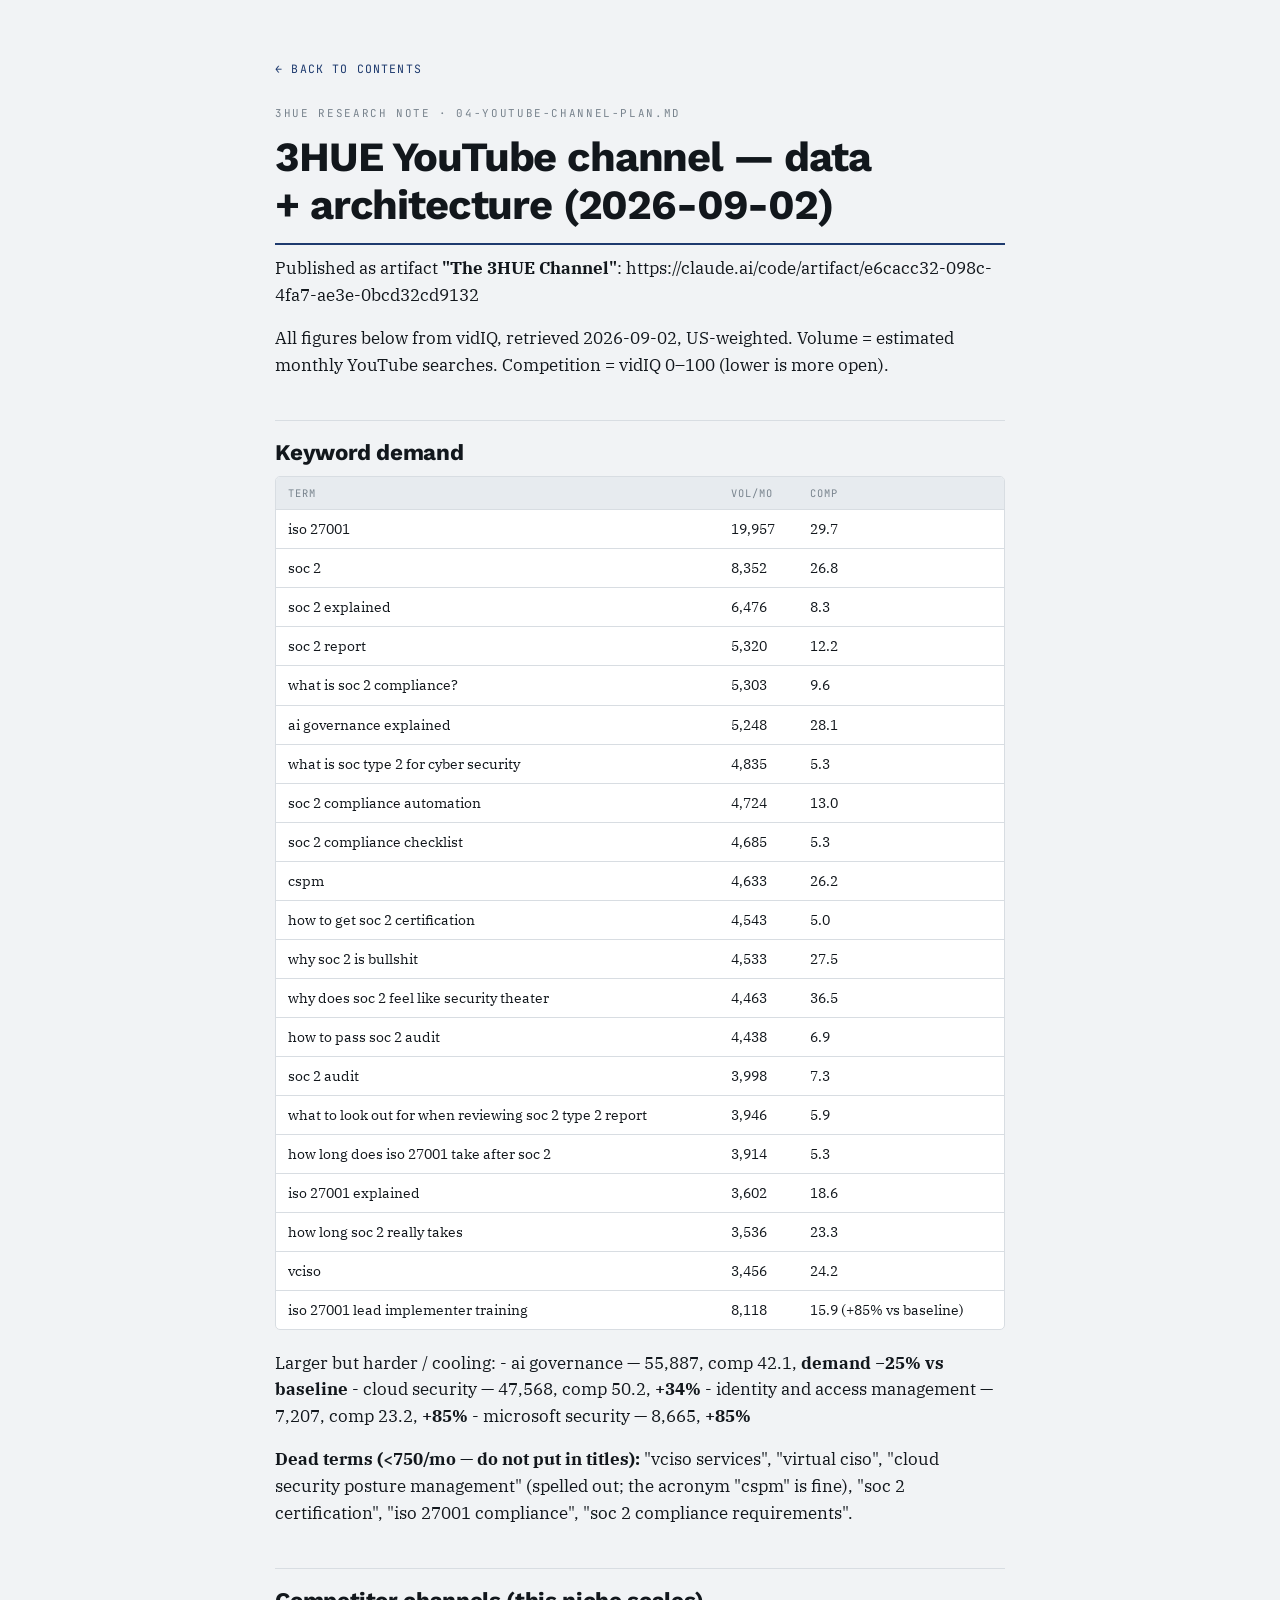
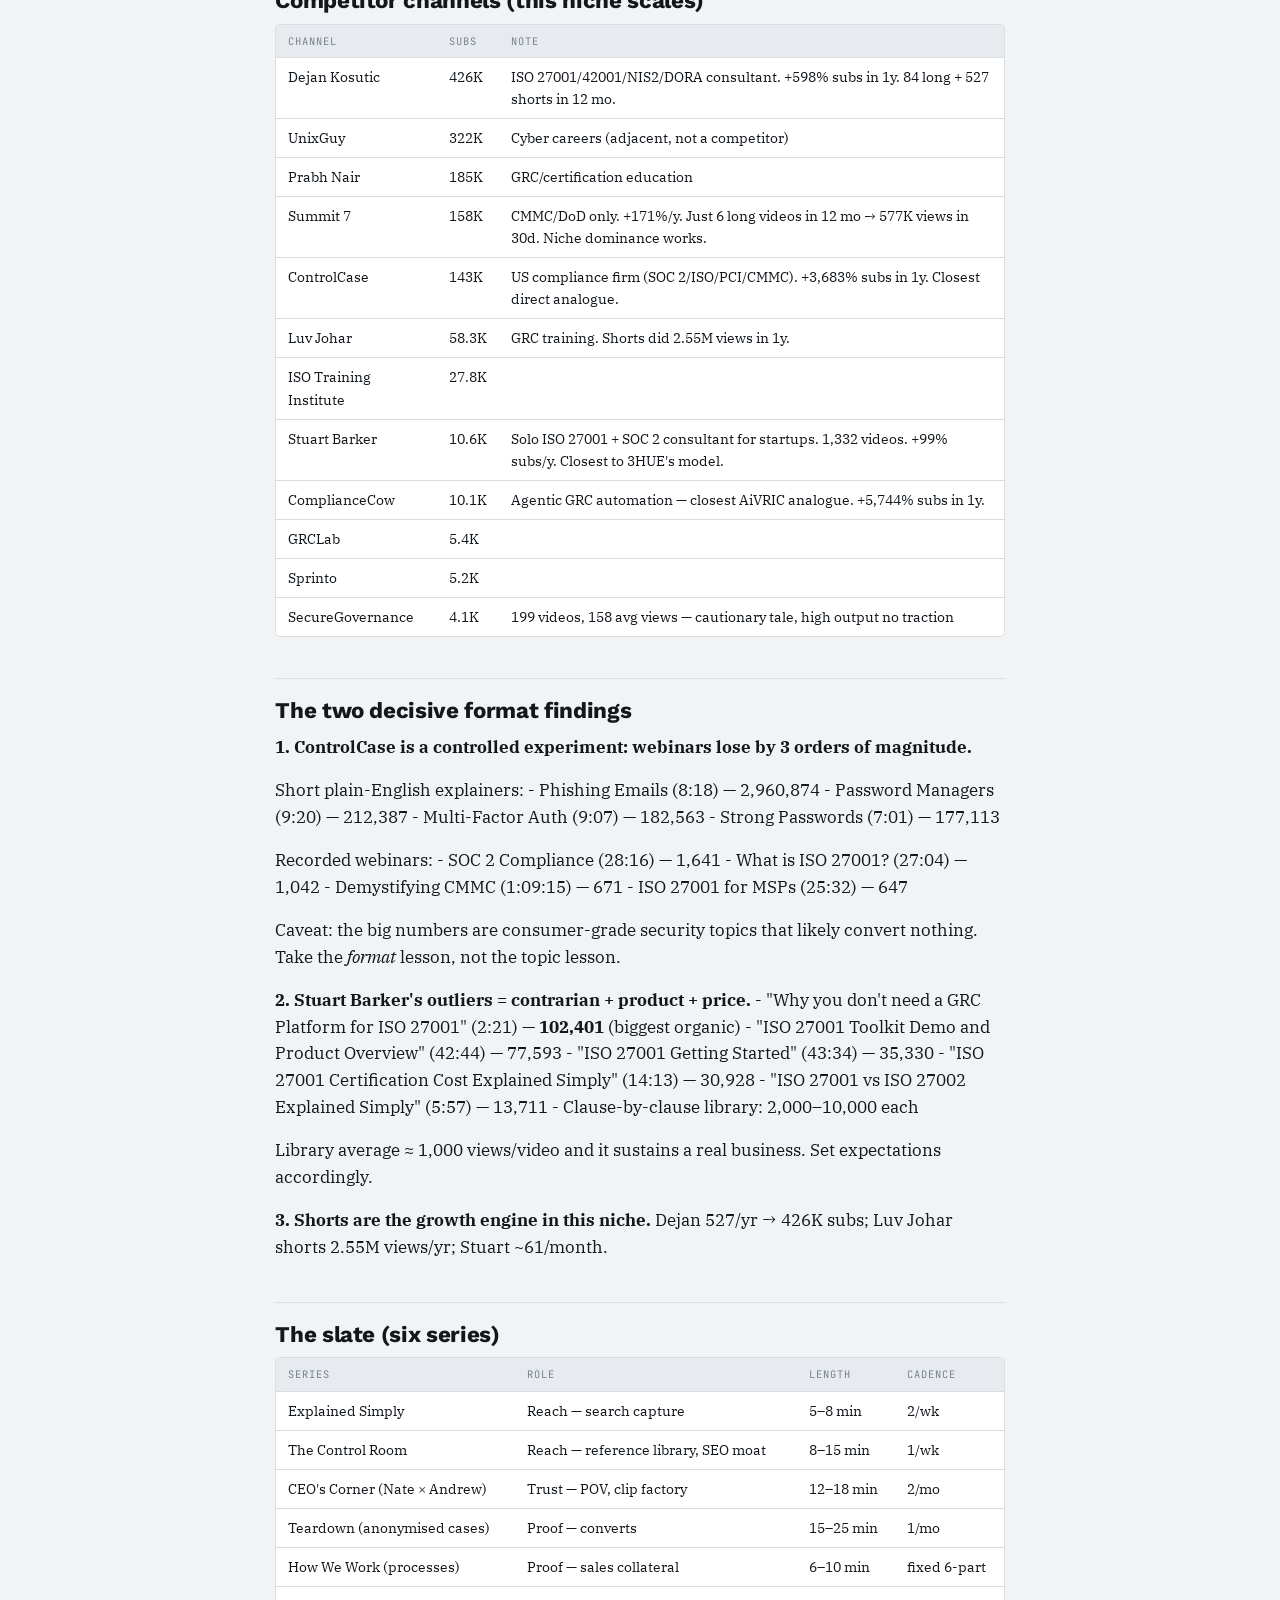
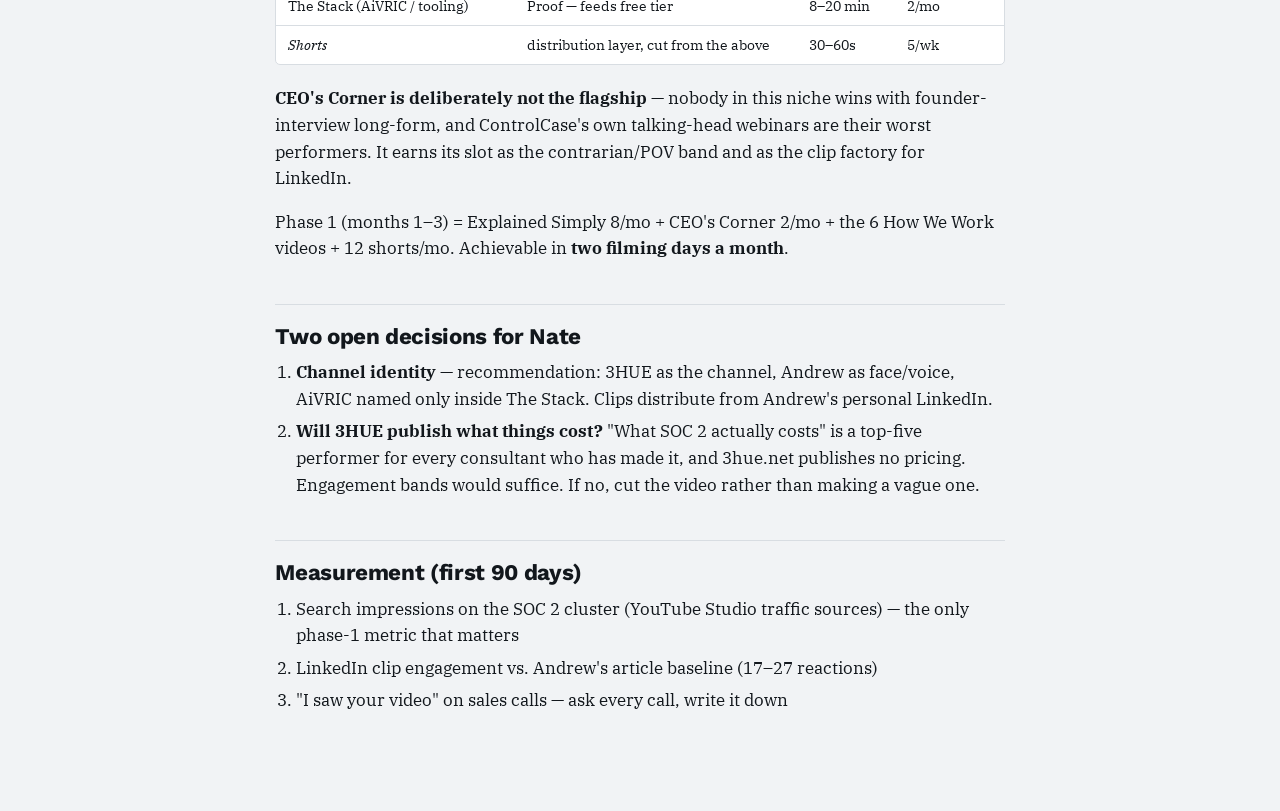
<file: assets/strategy/2026-09-08-09-source-library/05-youtube/04-youtube-channel-plan.html>
<!doctype html>
<html lang="en"><head><meta charset="utf-8">
<meta name="viewport" content="width=device-width,initial-scale=1"><meta name="robots" content="noindex">
<title>3HUE YouTube channel — data + architecture (2026-09-02)</title>
<style>@font-face{font-family:'NoteBody';font-style:normal;font-weight:300 550;font-display:swap;src:url([data-uri]) format('woff2');}
@font-face{font-family:'NoteBody';font-style:normal;font-weight:551 900;font-display:swap;src:url([data-uri]) format('woff2');}
@font-face{font-family:'NoteBody';font-style:italic;font-weight:300 900;font-display:swap;src:url([data-uri]) format('woff2');}
@font-face{font-family:'NoteDisp';font-style:normal;font-weight:551 900;font-display:swap;src:url([data-uri]) format('woff2');}
@font-face{font-family:'NoteDisp';font-style:normal;font-weight:300 550;font-display:swap;src:url([data-uri]) format('woff2');}
@font-face{font-family:'NoteMono';font-style:normal;font-weight:300 550;font-display:swap;src:url([data-uri]) format('woff2');}
@font-face{font-family:'NoteMono';font-style:normal;font-weight:551 900;font-display:swap;src:url([data-uri]) format('woff2');}

:root{
  --ground:#F1F3F5;--surface:#fff;--surface-2:#E7EBEF;--ink:#12171C;--ink-2:#48525B;--ink-3:#78838D;
  --rule:#D8DDE2;--accent:#1E3A6E;--wash:#E9EFF7;
  color-scheme:light dark;
}
@media(prefers-color-scheme:dark){:root:not([data-theme="light"]){
  --ground:#0E1215;--surface:#171C21;--surface-2:#1F262C;--ink:#E9EDF1;--ink-2:#AFB9C2;--ink-3:#7C8792;
  --rule:#2A3238;--accent:#8FA9D8;--wash:#16202C;}}
:root[data-theme="dark"]{
  --ground:#0E1215;--surface:#171C21;--surface-2:#1F262C;--ink:#E9EDF1;--ink-2:#AFB9C2;--ink-3:#7C8792;
  --rule:#2A3238;--accent:#8FA9D8;--wash:#16202C;}
*{box-sizing:border-box}
body{margin:0;background:var(--ground);color:var(--ink);
  font-family:'NoteBody',Georgia,'Times New Roman',serif;font-size:16.5px;line-height:1.62;-webkit-font-smoothing:antialiased}
.page{max-width:50rem;margin:0 auto;padding:clamp(1.6rem,5vw,3.4rem) clamp(1.1rem,4vw,2.2rem) 5rem}
.back{display:inline-block;font-family:'NoteMono',ui-monospace,Menlo,monospace;font-size:.72rem;
  letter-spacing:.1em;text-transform:uppercase;color:var(--accent);text-decoration:none;margin-bottom:1.6rem}
.back:hover{text-decoration:underline}
.kicker{font-family:'NoteMono',ui-monospace,monospace;font-size:.68rem;letter-spacing:.15em;
  text-transform:uppercase;color:var(--ink-3);display:block;margin-bottom:.7rem}
h1,h2,h3,h4{font-family:'NoteDisp','Helvetica Neue',Arial,sans-serif;line-height:1.15;text-wrap:balance;
  margin:2.2rem 0 .6rem;letter-spacing:-.015em}
h1{font-size:clamp(1.9rem,4vw,2.6rem);font-weight:700;margin-top:0;letter-spacing:-.028em;
  padding-bottom:.9rem;border-bottom:2px solid var(--accent)}
h2{font-size:1.4rem;font-weight:700;margin-top:2.6rem;padding-top:1.2rem;border-top:1px solid var(--rule)}
h3{font-size:1.08rem;font-weight:600}
h4{font-size:.95rem;font-weight:600;color:var(--ink-2)}
p{margin:0 0 1em}
ul,ol{padding-left:1.3rem;margin:0 0 1em}
li{margin-bottom:.35em}
li>ul,li>ol{margin-top:.35em}
strong{font-weight:600}
code{font-family:'NoteMono',ui-monospace,Menlo,monospace;font-size:.86em;background:var(--surface-2);
  padding:.1em .35em;border-radius:3px;overflow-wrap:anywhere}
pre{background:var(--surface);border:1px solid var(--rule);border-radius:5px;padding:.9rem 1.1rem;
  overflow-x:auto;font-size:.8rem;line-height:1.55}
pre code{background:none;padding:0;font-size:inherit}
blockquote{margin:0 0 1em;padding:.2rem 0 .2rem 1rem;border-left:3px solid var(--accent);color:var(--ink-2)}
a{color:var(--accent);overflow-wrap:anywhere}
hr{border:0;border-top:1px solid var(--rule);margin:2rem 0}
.tw{overflow-x:auto;border:1px solid var(--rule);border-radius:5px;background:var(--surface);margin:0 0 1.2em}
table{border-collapse:collapse;width:100%;font-size:.85rem;font-variant-numeric:tabular-nums}
th,td{text-align:left;padding:.5rem .75rem;border-bottom:1px solid var(--rule);vertical-align:top}
th{font-family:'NoteMono',ui-monospace,monospace;font-size:.65rem;letter-spacing:.1em;text-transform:uppercase;
  color:var(--ink-3);font-weight:500;background:var(--surface-2);white-space:nowrap}
tbody tr:last-child td{border-bottom:none}
*:focus-visible{outline:2px solid var(--accent);outline-offset:2px}
@media print{
  @page{margin:15mm 13mm}
  html,body{background:#fff!important}
  .back{display:none}
  *{overflow:visible!important}
  table{min-width:0!important}
  tr,pre,blockquote{page-break-inside:avoid}
  h1,h2,h3{page-break-after:avoid}
}
</style></head>
<body><div class="page">
<a class="back" href="index.html">&larr; Back to contents</a>
<span class="kicker">3HUE research note &middot; 04-youtube-channel-plan.md</span>
<h1>3HUE YouTube channel — data + architecture (2026-09-02)</h1>
<p>Published as artifact <strong>"The 3HUE Channel"</strong>: https://claude.ai/code/artifact/e6cacc32-098c-4fa7-ae3e-0bcd32cd9132</p>
<p>All figures below from vidIQ, retrieved 2026-09-02, US-weighted. Volume = estimated monthly YouTube searches. Competition = vidIQ 0–100 (lower is more open).</p>
<h2>Keyword demand</h2>
<div class="tw"><table>
<thead>
<tr>
<th>Term</th>
<th>Vol/mo</th>
<th>Comp</th>
</tr>
</thead>
<tbody>
<tr>
<td>iso 27001</td>
<td>19,957</td>
<td>29.7</td>
</tr>
<tr>
<td>soc 2</td>
<td>8,352</td>
<td>26.8</td>
</tr>
<tr>
<td>soc 2 explained</td>
<td>6,476</td>
<td>8.3</td>
</tr>
<tr>
<td>soc 2 report</td>
<td>5,320</td>
<td>12.2</td>
</tr>
<tr>
<td>what is soc 2 compliance?</td>
<td>5,303</td>
<td>9.6</td>
</tr>
<tr>
<td>ai governance explained</td>
<td>5,248</td>
<td>28.1</td>
</tr>
<tr>
<td>what is soc type 2 for cyber security</td>
<td>4,835</td>
<td>5.3</td>
</tr>
<tr>
<td>soc 2 compliance automation</td>
<td>4,724</td>
<td>13.0</td>
</tr>
<tr>
<td>soc 2 compliance checklist</td>
<td>4,685</td>
<td>5.3</td>
</tr>
<tr>
<td>cspm</td>
<td>4,633</td>
<td>26.2</td>
</tr>
<tr>
<td>how to get soc 2 certification</td>
<td>4,543</td>
<td>5.0</td>
</tr>
<tr>
<td>why soc 2 is bullshit</td>
<td>4,533</td>
<td>27.5</td>
</tr>
<tr>
<td>why does soc 2 feel like security theater</td>
<td>4,463</td>
<td>36.5</td>
</tr>
<tr>
<td>how to pass soc 2 audit</td>
<td>4,438</td>
<td>6.9</td>
</tr>
<tr>
<td>soc 2 audit</td>
<td>3,998</td>
<td>7.3</td>
</tr>
<tr>
<td>what to look out for when reviewing soc 2 type 2 report</td>
<td>3,946</td>
<td>5.9</td>
</tr>
<tr>
<td>how long does iso 27001 take after soc 2</td>
<td>3,914</td>
<td>5.3</td>
</tr>
<tr>
<td>iso 27001 explained</td>
<td>3,602</td>
<td>18.6</td>
</tr>
<tr>
<td>how long soc 2 really takes</td>
<td>3,536</td>
<td>23.3</td>
</tr>
<tr>
<td>vciso</td>
<td>3,456</td>
<td>24.2</td>
</tr>
<tr>
<td>iso 27001 lead implementer training</td>
<td>8,118</td>
<td>15.9 (+85% vs baseline)</td>
</tr>
</tbody>
</table></div>
<p>Larger but harder / cooling:
- ai governance — 55,887, comp 42.1, <strong>demand −25% vs baseline</strong>
- cloud security — 47,568, comp 50.2, <strong>+34%</strong>
- identity and access management — 7,207, comp 23.2, <strong>+85%</strong>
- microsoft security — 8,665, <strong>+85%</strong></p>
<p><strong>Dead terms (&lt;750/mo — do not put in titles):</strong> "vciso services", "virtual ciso", "cloud security posture management" (spelled out; the acronym "cspm" is fine), "soc 2 certification", "iso 27001 compliance", "soc 2 compliance requirements".</p>
<h2>Competitor channels (this niche scales)</h2>
<div class="tw"><table>
<thead>
<tr>
<th>Channel</th>
<th>Subs</th>
<th>Note</th>
</tr>
</thead>
<tbody>
<tr>
<td>Dejan Kosutic</td>
<td>426K</td>
<td>ISO 27001/42001/NIS2/DORA consultant. +598% subs in 1y. 84 long + 527 shorts in 12 mo.</td>
</tr>
<tr>
<td>UnixGuy</td>
<td>322K</td>
<td>Cyber careers (adjacent, not a competitor)</td>
</tr>
<tr>
<td>Prabh Nair</td>
<td>185K</td>
<td>GRC/certification education</td>
</tr>
<tr>
<td>Summit 7</td>
<td>158K</td>
<td>CMMC/DoD only. +171%/y. Just 6 long videos in 12 mo → 577K views in 30d. Niche dominance works.</td>
</tr>
<tr>
<td>ControlCase</td>
<td>143K</td>
<td>US compliance firm (SOC 2/ISO/PCI/CMMC). +3,683% subs in 1y. Closest direct analogue.</td>
</tr>
<tr>
<td>Luv Johar</td>
<td>58.3K</td>
<td>GRC training. Shorts did 2.55M views in 1y.</td>
</tr>
<tr>
<td>ISO Training Institute</td>
<td>27.8K</td>
<td></td>
</tr>
<tr>
<td>Stuart Barker</td>
<td>10.6K</td>
<td>Solo ISO 27001 + SOC 2 consultant for startups. 1,332 videos. +99% subs/y. Closest to 3HUE's model.</td>
</tr>
<tr>
<td>ComplianceCow</td>
<td>10.1K</td>
<td>Agentic GRC automation — closest AiVRIC analogue. +5,744% subs in 1y.</td>
</tr>
<tr>
<td>GRCLab</td>
<td>5.4K</td>
<td></td>
</tr>
<tr>
<td>Sprinto</td>
<td>5.2K</td>
<td></td>
</tr>
<tr>
<td>SecureGovernance</td>
<td>4.1K</td>
<td>199 videos, 158 avg views — cautionary tale, high output no traction</td>
</tr>
</tbody>
</table></div>
<h2>The two decisive format findings</h2>
<p><strong>1. ControlCase is a controlled experiment: webinars lose by 3 orders of magnitude.</strong></p>
<p>Short plain-English explainers:
- Phishing Emails (8:18) — 2,960,874
- Password Managers (9:20) — 212,387
- Multi-Factor Auth (9:07) — 182,563
- Strong Passwords (7:01) — 177,113</p>
<p>Recorded webinars:
- SOC 2 Compliance (28:16) — 1,641
- What is ISO 27001? (27:04) — 1,042
- Demystifying CMMC (1:09:15) — 671
- ISO 27001 for MSPs (25:32) — 647</p>
<p>Caveat: the big numbers are consumer-grade security topics that likely convert nothing. Take the <em>format</em> lesson, not the topic lesson.</p>
<p><strong>2. Stuart Barker's outliers = contrarian + product + price.</strong>
- "Why you don't need a GRC Platform for ISO 27001" (2:21) — <strong>102,401</strong> (biggest organic)
- "ISO 27001 Toolkit Demo and Product Overview" (42:44) — 77,593
- "ISO 27001 Getting Started" (43:34) — 35,330
- "ISO 27001 Certification Cost Explained Simply" (14:13) — 30,928
- "ISO 27001 vs ISO 27002 Explained Simply" (5:57) — 13,711
- Clause-by-clause library: 2,000–10,000 each</p>
<p>Library average ≈ 1,000 views/video and it sustains a real business. Set expectations accordingly.</p>
<p><strong>3. Shorts are the growth engine in this niche.</strong> Dejan 527/yr → 426K subs; Luv Johar shorts 2.55M views/yr; Stuart ~61/month.</p>
<h2>The slate (six series)</h2>
<div class="tw"><table>
<thead>
<tr>
<th>Series</th>
<th>Role</th>
<th>Length</th>
<th>Cadence</th>
</tr>
</thead>
<tbody>
<tr>
<td>Explained Simply</td>
<td>Reach — search capture</td>
<td>5–8 min</td>
<td>2/wk</td>
</tr>
<tr>
<td>The Control Room</td>
<td>Reach — reference library, SEO moat</td>
<td>8–15 min</td>
<td>1/wk</td>
</tr>
<tr>
<td>CEO's Corner (Nate × Andrew)</td>
<td>Trust — POV, clip factory</td>
<td>12–18 min</td>
<td>2/mo</td>
</tr>
<tr>
<td>Teardown (anonymised cases)</td>
<td>Proof — converts</td>
<td>15–25 min</td>
<td>1/mo</td>
</tr>
<tr>
<td>How We Work (processes)</td>
<td>Proof — sales collateral</td>
<td>6–10 min</td>
<td>fixed 6-part</td>
</tr>
<tr>
<td>The Stack (AiVRIC / tooling)</td>
<td>Proof — feeds free tier</td>
<td>8–20 min</td>
<td>2/mo</td>
</tr>
<tr>
<td><em>Shorts</em></td>
<td>distribution layer, cut from the above</td>
<td>30–60s</td>
<td>5/wk</td>
</tr>
</tbody>
</table></div>
<p><strong>CEO's Corner is deliberately not the flagship</strong> — nobody in this niche wins with founder-interview long-form, and ControlCase's own talking-head webinars are their worst performers. It earns its slot as the contrarian/POV band and as the clip factory for LinkedIn.</p>
<p>Phase 1 (months 1–3) = Explained Simply 8/mo + CEO's Corner 2/mo + the 6 How We Work videos + 12 shorts/mo. Achievable in <strong>two filming days a month</strong>.</p>
<h2>Two open decisions for Nate</h2>
<ol>
<li><strong>Channel identity</strong> — recommendation: 3HUE as the channel, Andrew as face/voice, AiVRIC named only inside The Stack. Clips distribute from Andrew's personal LinkedIn.</li>
<li><strong>Will 3HUE publish what things cost?</strong> "What SOC 2 actually costs" is a top-five performer for every consultant who has made it, and 3hue.net publishes no pricing. Engagement bands would suffice. If no, cut the video rather than making a vague one.</li>
</ol>
<h2>Measurement (first 90 days)</h2>
<ol>
<li>Search impressions on the SOC 2 cluster (YouTube Studio traffic sources) — the only phase-1 metric that matters</li>
<li>LinkedIn clip engagement vs. Andrew's article baseline (17–27 reactions)</li>
<li>"I saw your video" on sales calls — ask every call, write it down</li>
</ol>
</div></body></html>
</file>
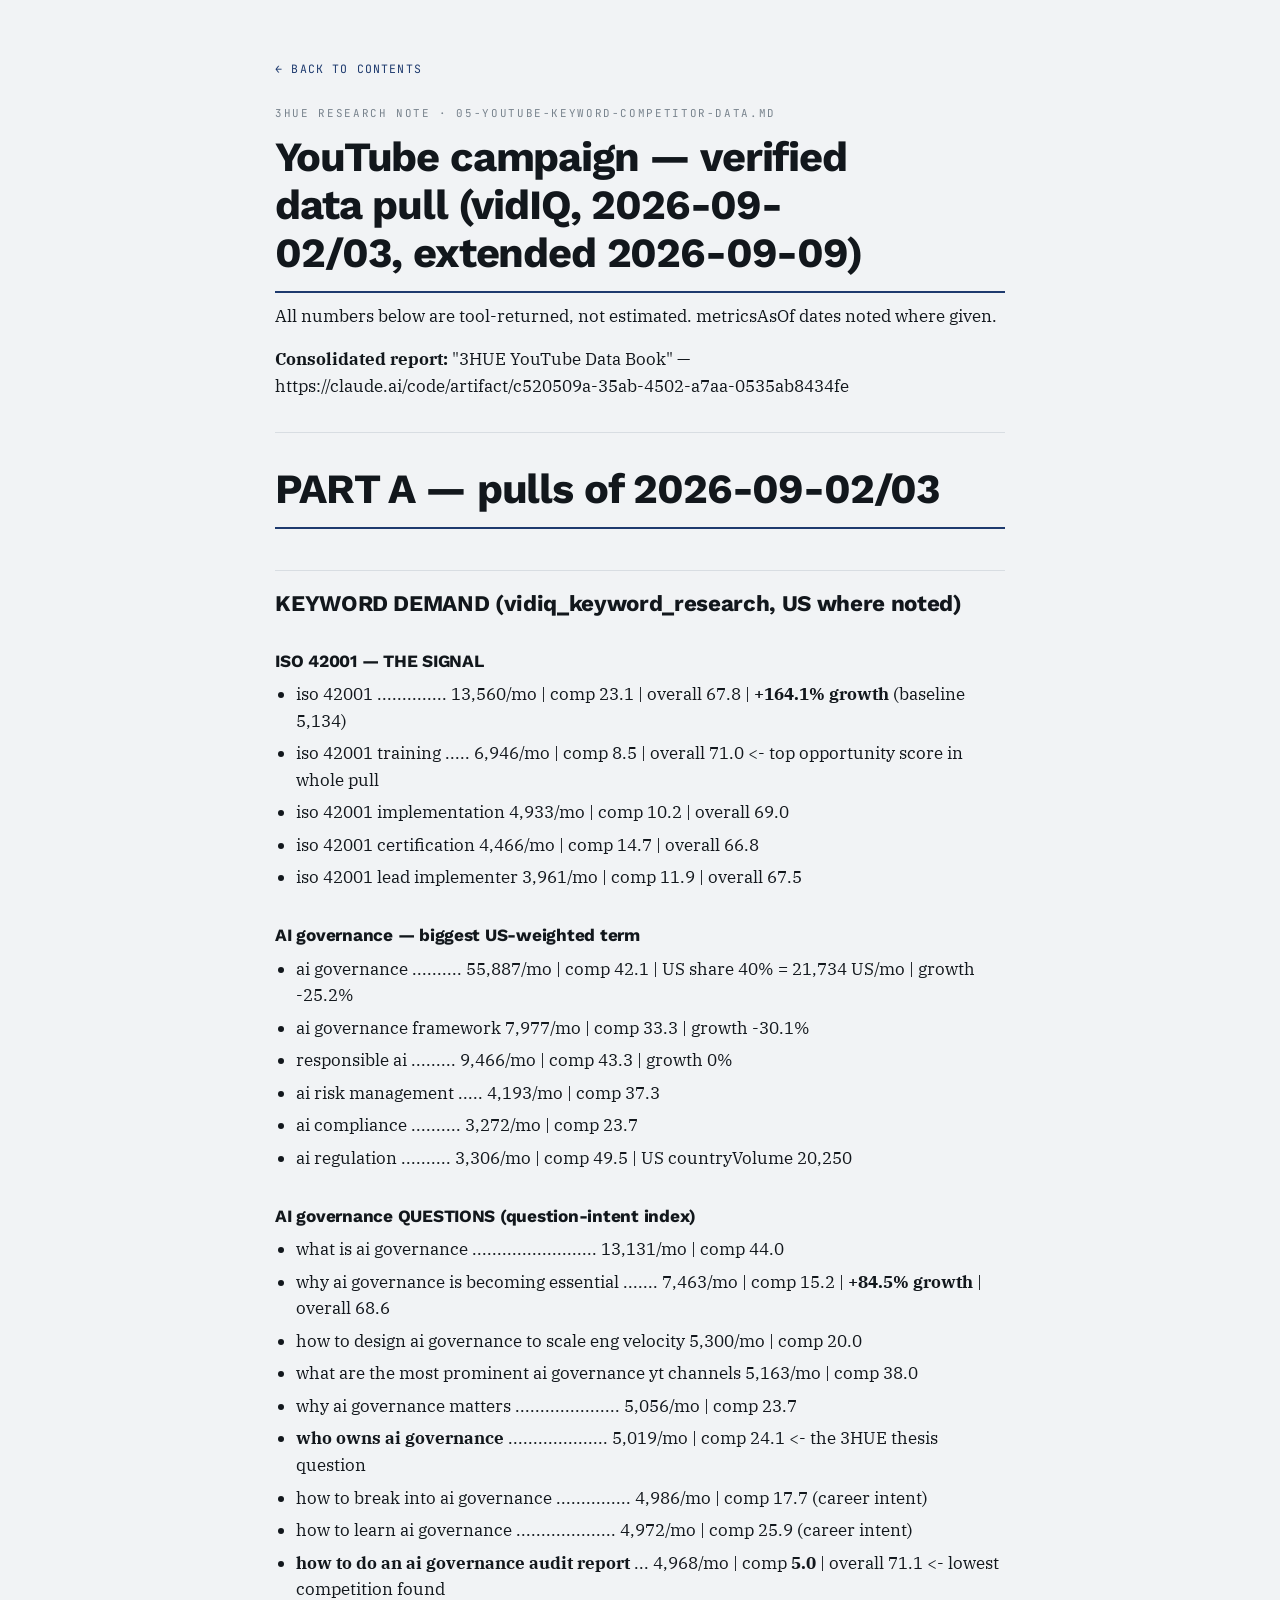
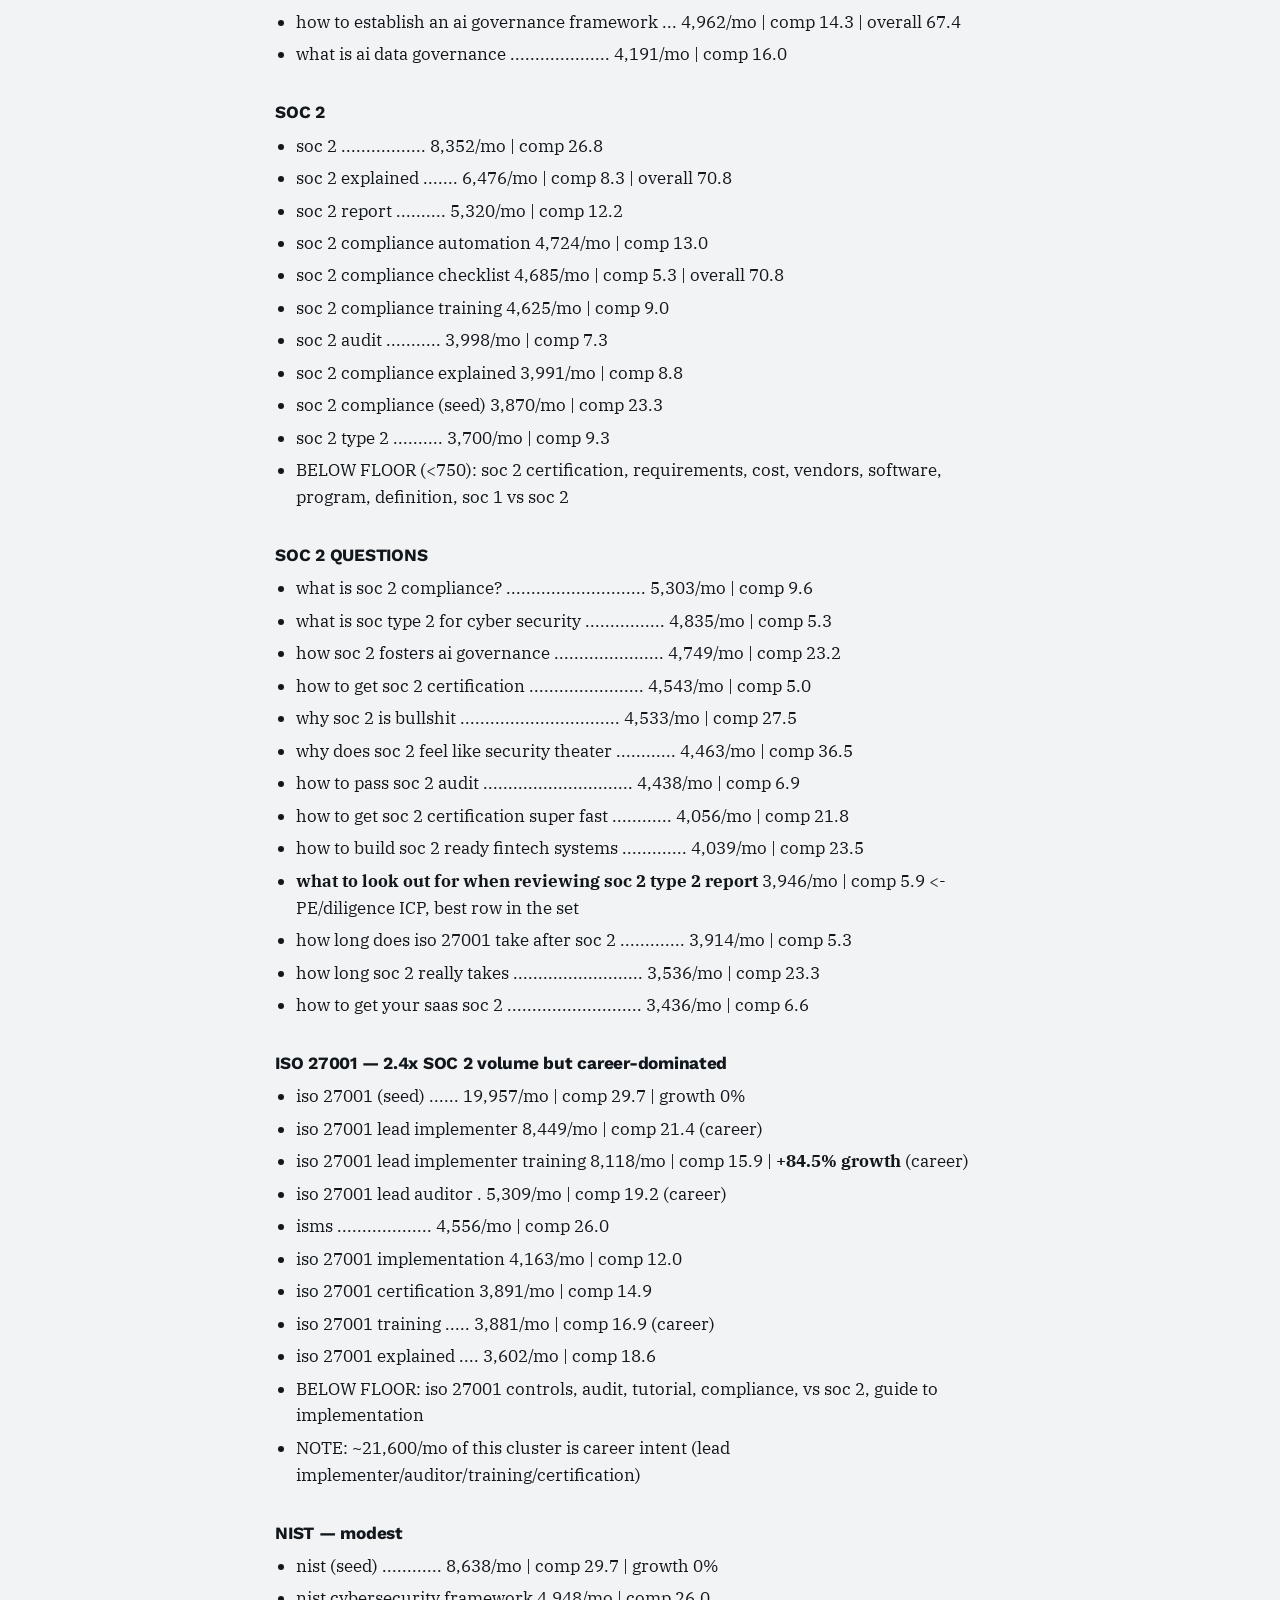
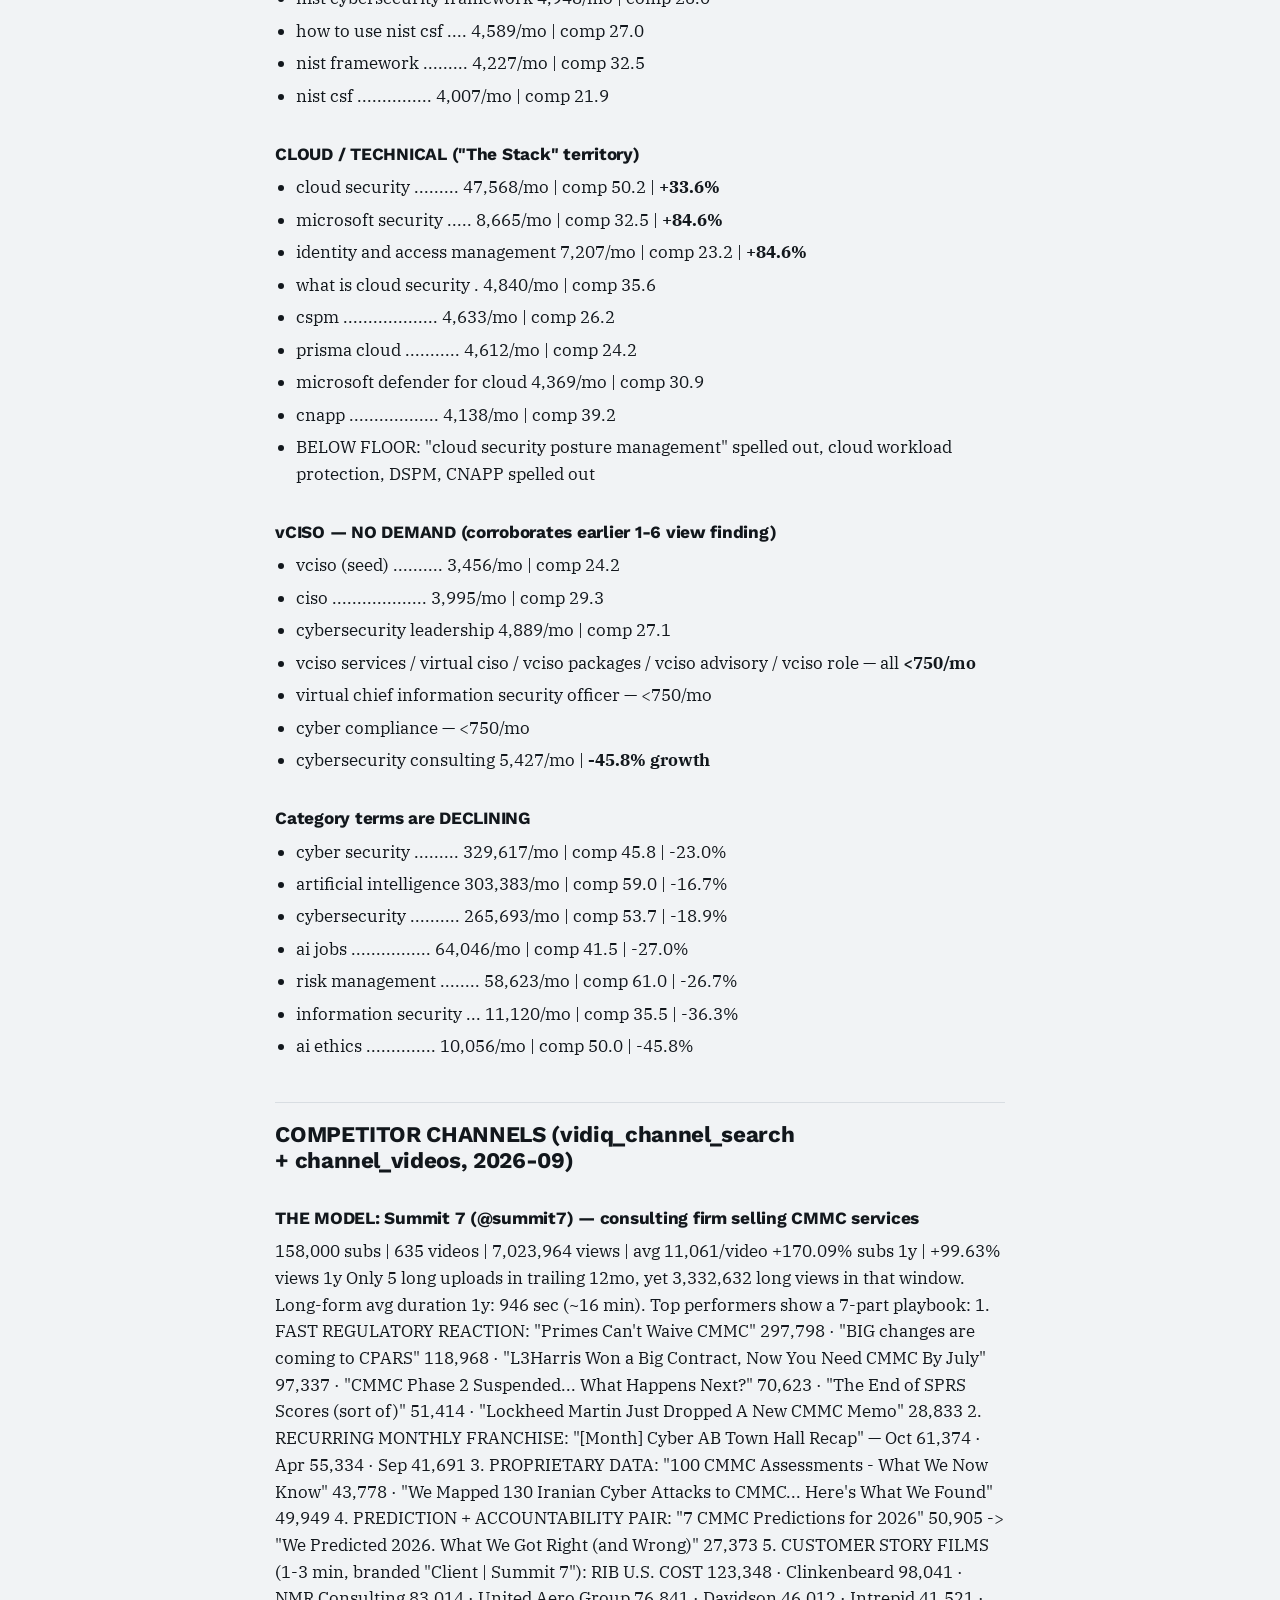
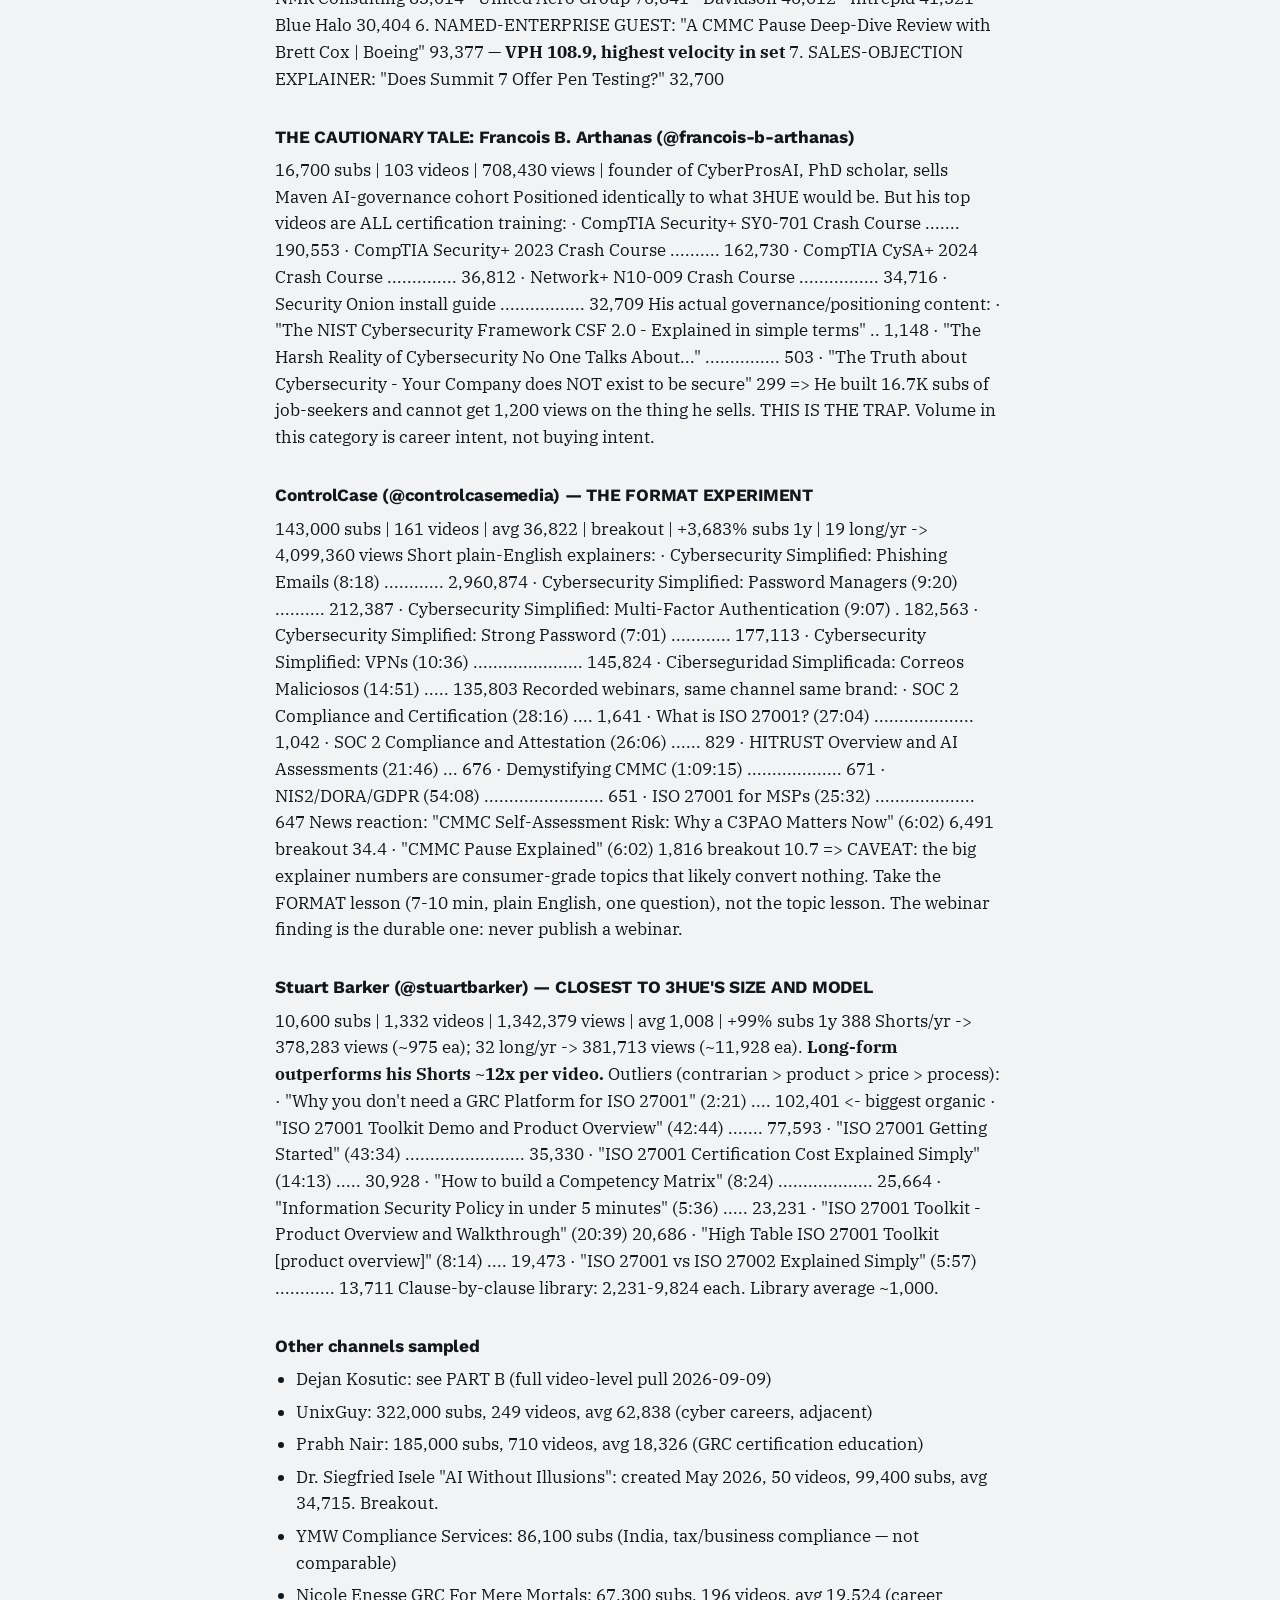
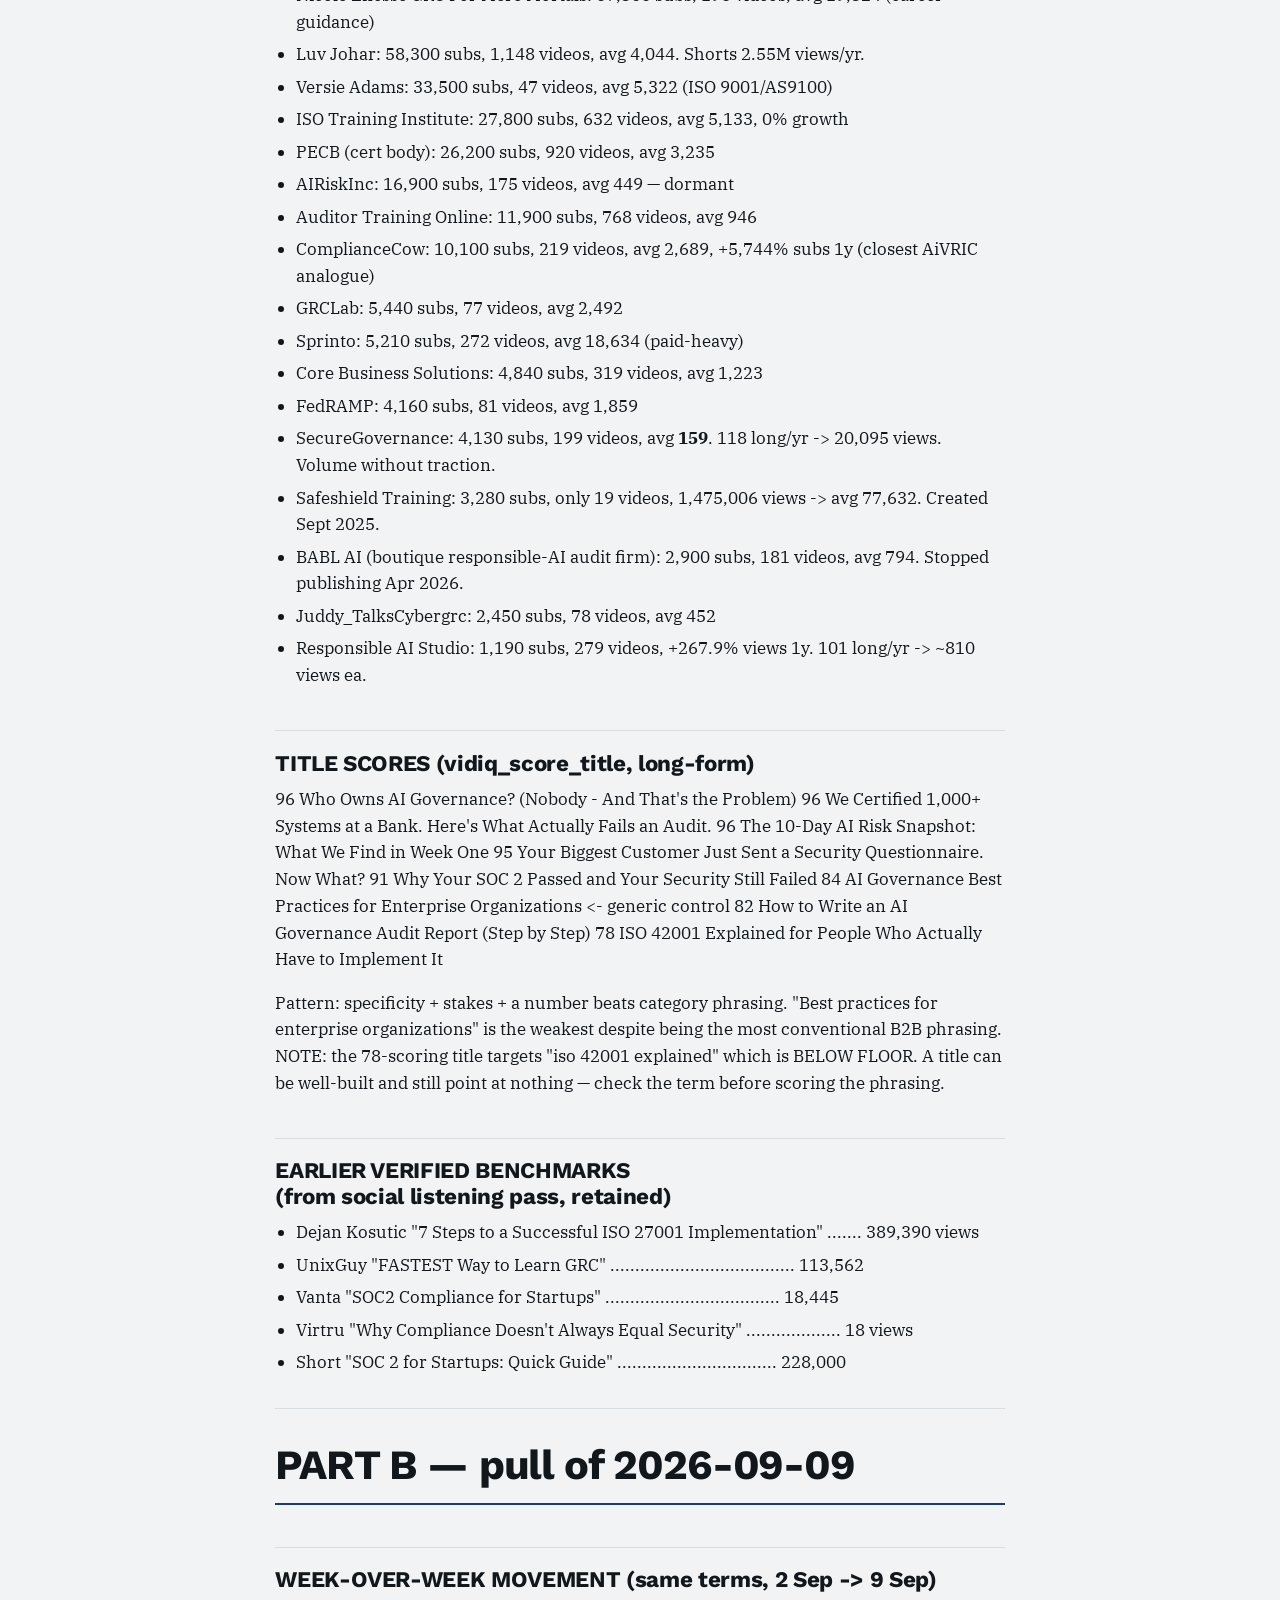
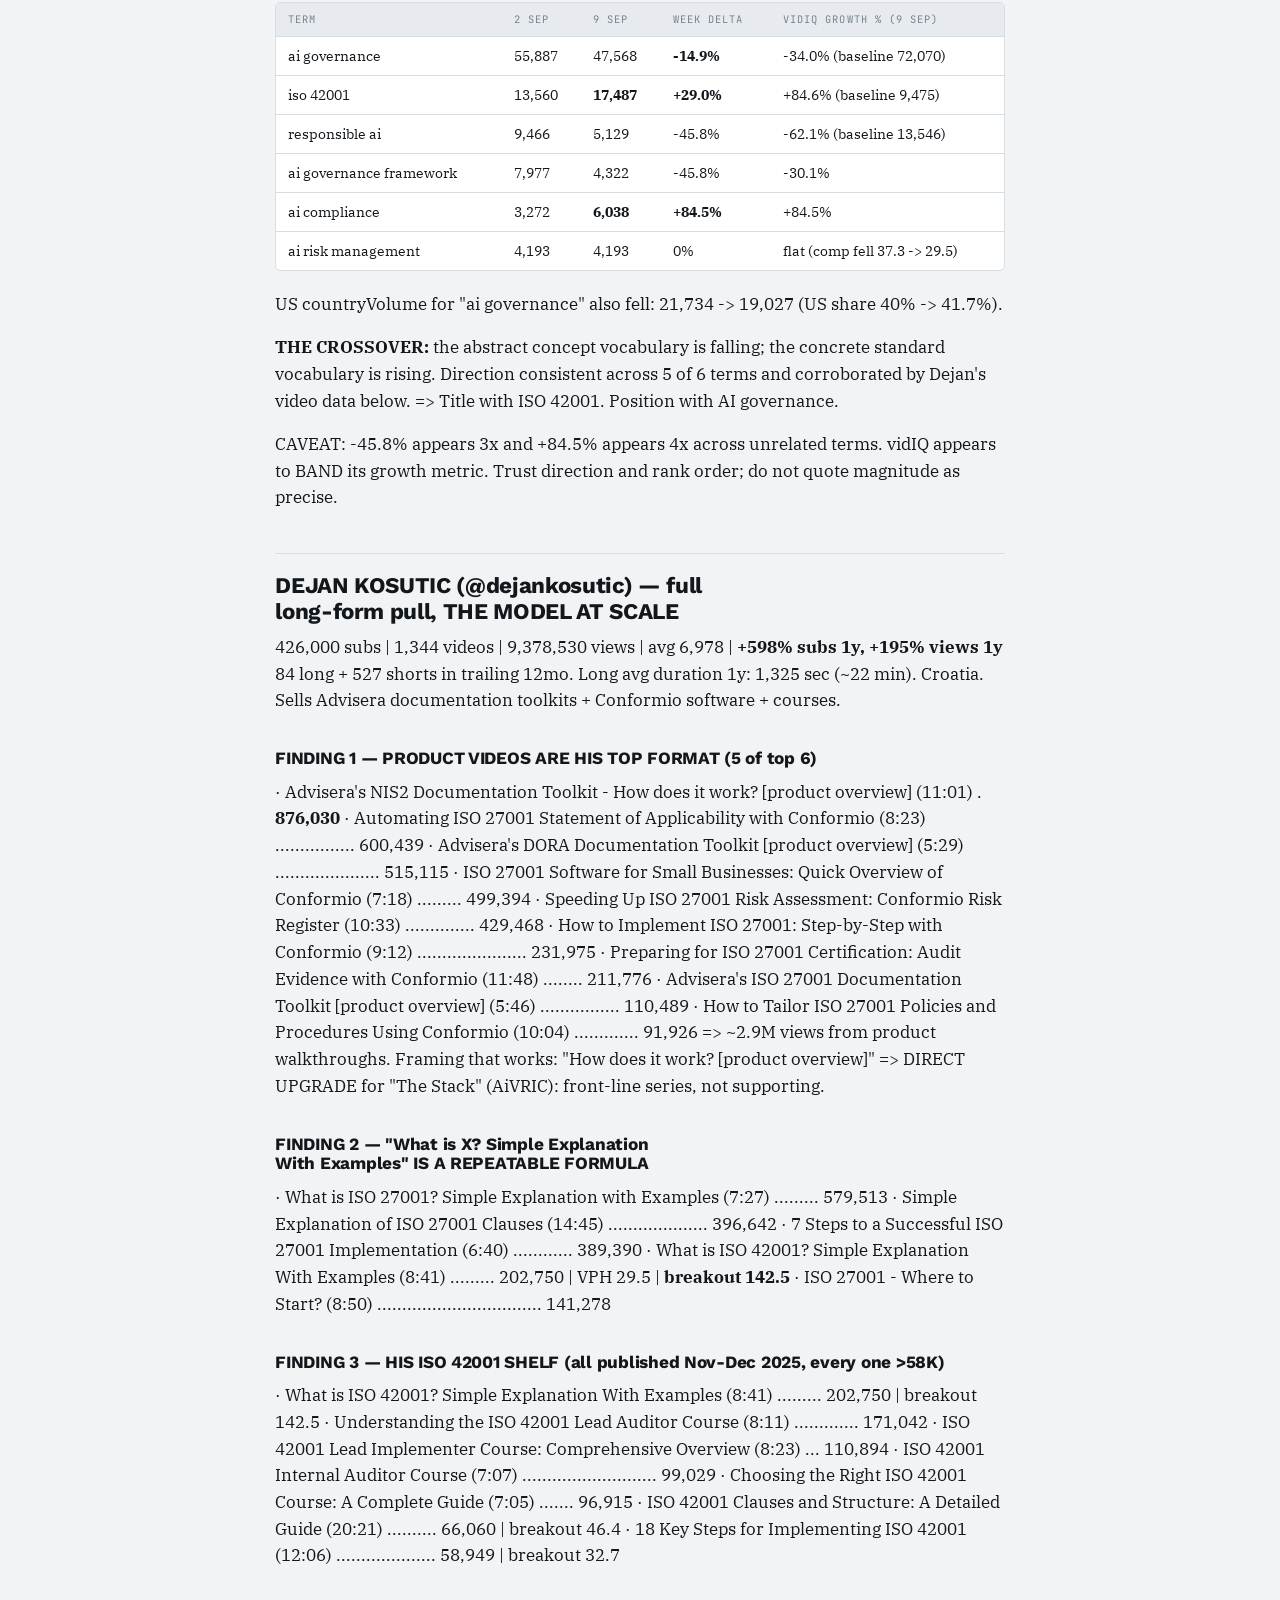
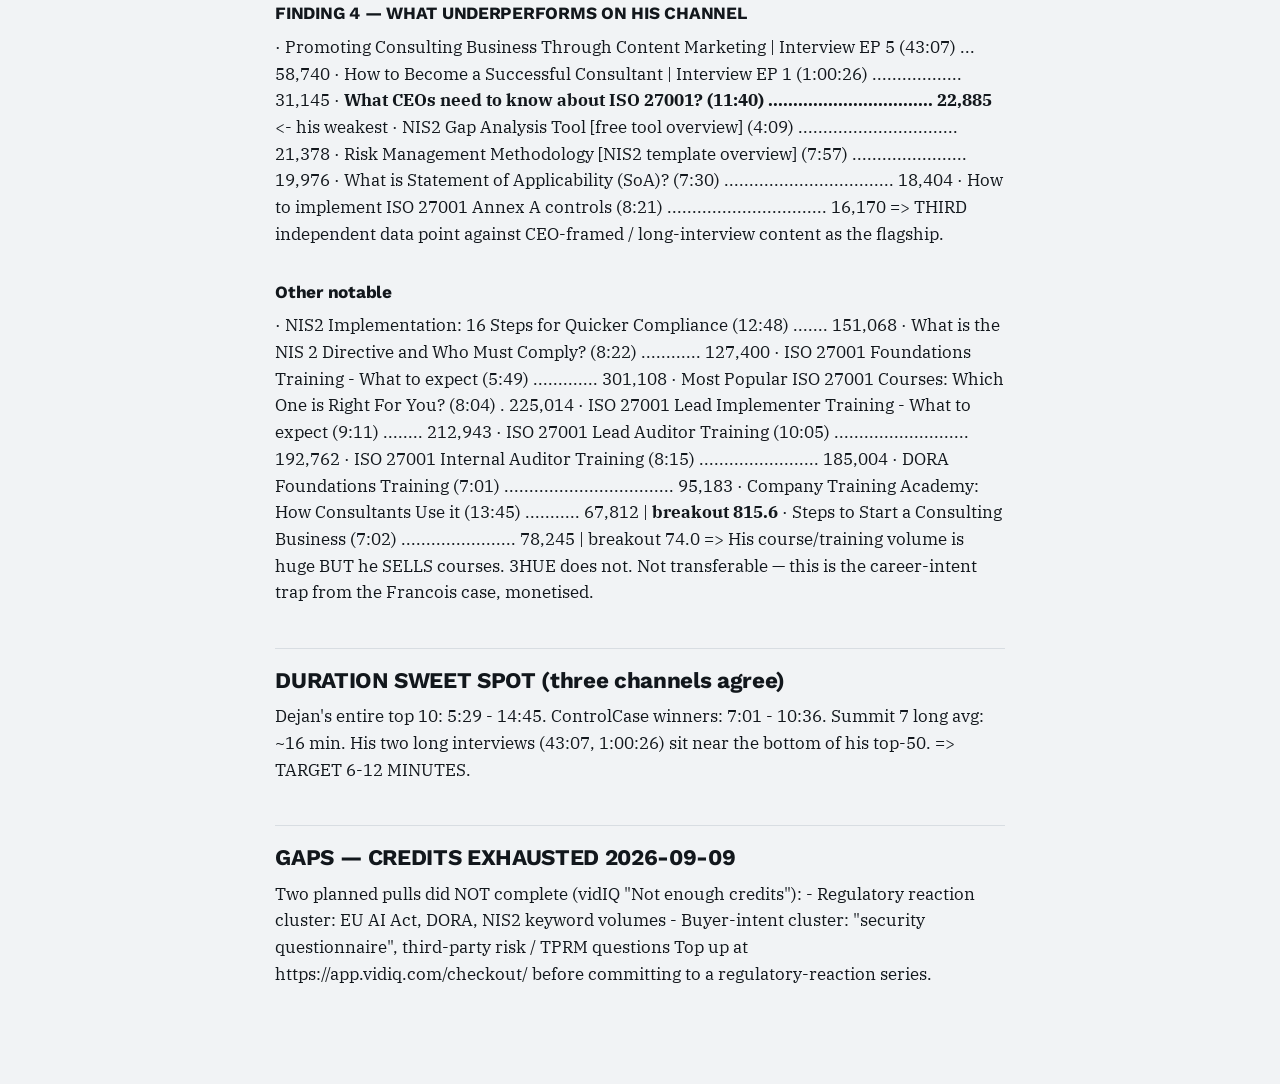
<file: assets/strategy/2026-09-08-09-source-library/05-youtube/05-youtube-keyword-competitor-data.html>
<!doctype html>
<html lang="en"><head><meta charset="utf-8">
<meta name="viewport" content="width=device-width,initial-scale=1"><meta name="robots" content="noindex">
<title>YouTube campaign — verified data pull (vidIQ, 2026-09-02/03, extended 2026-09-09)</title>
<style>@font-face{font-family:'NoteBody';font-style:normal;font-weight:300 550;font-display:swap;src:url([data-uri]) format('woff2');}
@font-face{font-family:'NoteBody';font-style:normal;font-weight:551 900;font-display:swap;src:url([data-uri]) format('woff2');}
@font-face{font-family:'NoteBody';font-style:italic;font-weight:300 900;font-display:swap;src:url([data-uri]) format('woff2');}
@font-face{font-family:'NoteDisp';font-style:normal;font-weight:551 900;font-display:swap;src:url([data-uri]) format('woff2');}
@font-face{font-family:'NoteDisp';font-style:normal;font-weight:300 550;font-display:swap;src:url([data-uri]) format('woff2');}
@font-face{font-family:'NoteMono';font-style:normal;font-weight:300 550;font-display:swap;src:url([data-uri]) format('woff2');}
@font-face{font-family:'NoteMono';font-style:normal;font-weight:551 900;font-display:swap;src:url([data-uri]) format('woff2');}

:root{
  --ground:#F1F3F5;--surface:#fff;--surface-2:#E7EBEF;--ink:#12171C;--ink-2:#48525B;--ink-3:#78838D;
  --rule:#D8DDE2;--accent:#1E3A6E;--wash:#E9EFF7;
  color-scheme:light dark;
}
@media(prefers-color-scheme:dark){:root:not([data-theme="light"]){
  --ground:#0E1215;--surface:#171C21;--surface-2:#1F262C;--ink:#E9EDF1;--ink-2:#AFB9C2;--ink-3:#7C8792;
  --rule:#2A3238;--accent:#8FA9D8;--wash:#16202C;}}
:root[data-theme="dark"]{
  --ground:#0E1215;--surface:#171C21;--surface-2:#1F262C;--ink:#E9EDF1;--ink-2:#AFB9C2;--ink-3:#7C8792;
  --rule:#2A3238;--accent:#8FA9D8;--wash:#16202C;}
*{box-sizing:border-box}
body{margin:0;background:var(--ground);color:var(--ink);
  font-family:'NoteBody',Georgia,'Times New Roman',serif;font-size:16.5px;line-height:1.62;-webkit-font-smoothing:antialiased}
.page{max-width:50rem;margin:0 auto;padding:clamp(1.6rem,5vw,3.4rem) clamp(1.1rem,4vw,2.2rem) 5rem}
.back{display:inline-block;font-family:'NoteMono',ui-monospace,Menlo,monospace;font-size:.72rem;
  letter-spacing:.1em;text-transform:uppercase;color:var(--accent);text-decoration:none;margin-bottom:1.6rem}
.back:hover{text-decoration:underline}
.kicker{font-family:'NoteMono',ui-monospace,monospace;font-size:.68rem;letter-spacing:.15em;
  text-transform:uppercase;color:var(--ink-3);display:block;margin-bottom:.7rem}
h1,h2,h3,h4{font-family:'NoteDisp','Helvetica Neue',Arial,sans-serif;line-height:1.15;text-wrap:balance;
  margin:2.2rem 0 .6rem;letter-spacing:-.015em}
h1{font-size:clamp(1.9rem,4vw,2.6rem);font-weight:700;margin-top:0;letter-spacing:-.028em;
  padding-bottom:.9rem;border-bottom:2px solid var(--accent)}
h2{font-size:1.4rem;font-weight:700;margin-top:2.6rem;padding-top:1.2rem;border-top:1px solid var(--rule)}
h3{font-size:1.08rem;font-weight:600}
h4{font-size:.95rem;font-weight:600;color:var(--ink-2)}
p{margin:0 0 1em}
ul,ol{padding-left:1.3rem;margin:0 0 1em}
li{margin-bottom:.35em}
li>ul,li>ol{margin-top:.35em}
strong{font-weight:600}
code{font-family:'NoteMono',ui-monospace,Menlo,monospace;font-size:.86em;background:var(--surface-2);
  padding:.1em .35em;border-radius:3px;overflow-wrap:anywhere}
pre{background:var(--surface);border:1px solid var(--rule);border-radius:5px;padding:.9rem 1.1rem;
  overflow-x:auto;font-size:.8rem;line-height:1.55}
pre code{background:none;padding:0;font-size:inherit}
blockquote{margin:0 0 1em;padding:.2rem 0 .2rem 1rem;border-left:3px solid var(--accent);color:var(--ink-2)}
a{color:var(--accent);overflow-wrap:anywhere}
hr{border:0;border-top:1px solid var(--rule);margin:2rem 0}
.tw{overflow-x:auto;border:1px solid var(--rule);border-radius:5px;background:var(--surface);margin:0 0 1.2em}
table{border-collapse:collapse;width:100%;font-size:.85rem;font-variant-numeric:tabular-nums}
th,td{text-align:left;padding:.5rem .75rem;border-bottom:1px solid var(--rule);vertical-align:top}
th{font-family:'NoteMono',ui-monospace,monospace;font-size:.65rem;letter-spacing:.1em;text-transform:uppercase;
  color:var(--ink-3);font-weight:500;background:var(--surface-2);white-space:nowrap}
tbody tr:last-child td{border-bottom:none}
*:focus-visible{outline:2px solid var(--accent);outline-offset:2px}
@media print{
  @page{margin:15mm 13mm}
  html,body{background:#fff!important}
  .back{display:none}
  *{overflow:visible!important}
  table{min-width:0!important}
  tr,pre,blockquote{page-break-inside:avoid}
  h1,h2,h3{page-break-after:avoid}
}
</style></head>
<body><div class="page">
<a class="back" href="index.html">&larr; Back to contents</a>
<span class="kicker">3HUE research note &middot; 05-youtube-keyword-competitor-data.md</span>
<h1>YouTube campaign — verified data pull (vidIQ, 2026-09-02/03, extended 2026-09-09)</h1>
<p>All numbers below are tool-returned, not estimated. metricsAsOf dates noted where given.</p>
<p><strong>Consolidated report:</strong> "3HUE YouTube Data Book" — https://claude.ai/code/artifact/c520509a-35ab-4502-a7aa-0535ab8434fe</p>
<hr />
<h1>PART A — pulls of 2026-09-02/03</h1>
<h2>KEYWORD DEMAND (vidiq_keyword_research, US where noted)</h2>
<h3>ISO 42001 — THE SIGNAL</h3>
<ul>
<li>iso 42001 .............. 13,560/mo | comp 23.1 | overall 67.8 | <strong>+164.1% growth</strong> (baseline 5,134)</li>
<li>iso 42001 training ..... 6,946/mo | comp 8.5  | overall 71.0  &lt;- top opportunity score in whole pull</li>
<li>iso 42001 implementation 4,933/mo | comp 10.2 | overall 69.0</li>
<li>iso 42001 certification  4,466/mo | comp 14.7 | overall 66.8</li>
<li>iso 42001 lead implementer 3,961/mo | comp 11.9 | overall 67.5</li>
</ul>
<h3>AI governance — biggest US-weighted term</h3>
<ul>
<li>ai governance .......... 55,887/mo | comp 42.1 | US share 40% = 21,734 US/mo | growth -25.2%</li>
<li>ai governance framework  7,977/mo | comp 33.3 | growth -30.1%</li>
<li>responsible ai ......... 9,466/mo | comp 43.3 | growth 0%</li>
<li>ai risk management ..... 4,193/mo | comp 37.3</li>
<li>ai compliance .......... 3,272/mo | comp 23.7</li>
<li>ai regulation .......... 3,306/mo | comp 49.5 | US countryVolume 20,250</li>
</ul>
<h3>AI governance QUESTIONS (question-intent index)</h3>
<ul>
<li>what is ai governance ......................... 13,131/mo | comp 44.0</li>
<li>why ai governance is becoming essential ....... 7,463/mo | comp 15.2 | <strong>+84.5% growth</strong> | overall 68.6</li>
<li>how to design ai governance to scale eng velocity 5,300/mo | comp 20.0</li>
<li>what are the most prominent ai governance yt channels 5,163/mo | comp 38.0</li>
<li>why ai governance matters ..................... 5,056/mo | comp 23.7</li>
<li><strong>who owns ai governance</strong> .................... 5,019/mo | comp 24.1  &lt;- the 3HUE thesis question</li>
<li>how to break into ai governance ............... 4,986/mo | comp 17.7 (career intent)</li>
<li>how to learn ai governance .................... 4,972/mo | comp 25.9 (career intent)</li>
<li><strong>how to do an ai governance audit report</strong> ... 4,968/mo | comp <strong>5.0</strong> | overall 71.1 &lt;- lowest competition found</li>
<li>how to establish an ai governance framework ... 4,962/mo | comp 14.3 | overall 67.4</li>
<li>what is ai data governance .................... 4,191/mo | comp 16.0</li>
</ul>
<h3>SOC 2</h3>
<ul>
<li>soc 2 ................. 8,352/mo | comp 26.8</li>
<li>soc 2 explained ....... 6,476/mo | comp 8.3  | overall 70.8</li>
<li>soc 2 report .......... 5,320/mo | comp 12.2</li>
<li>soc 2 compliance automation 4,724/mo | comp 13.0</li>
<li>soc 2 compliance checklist 4,685/mo | comp 5.3 | overall 70.8</li>
<li>soc 2 compliance training 4,625/mo | comp 9.0</li>
<li>soc 2 audit ........... 3,998/mo | comp 7.3</li>
<li>soc 2 compliance explained 3,991/mo | comp 8.8</li>
<li>soc 2 compliance (seed) 3,870/mo | comp 23.3</li>
<li>soc 2 type 2 .......... 3,700/mo | comp 9.3</li>
<li>BELOW FLOOR (&lt;750): soc 2 certification, requirements, cost, vendors, software, program, definition, soc 1 vs soc 2</li>
</ul>
<h3>SOC 2 QUESTIONS</h3>
<ul>
<li>what is soc 2 compliance? ............................ 5,303/mo | comp 9.6</li>
<li>what is soc type 2 for cyber security ................ 4,835/mo | comp 5.3</li>
<li>how soc 2 fosters ai governance ...................... 4,749/mo | comp 23.2</li>
<li>how to get soc 2 certification ....................... 4,543/mo | comp 5.0</li>
<li>why soc 2 is bullshit ................................ 4,533/mo | comp 27.5</li>
<li>why does soc 2 feel like security theater ............ 4,463/mo | comp 36.5</li>
<li>how to pass soc 2 audit .............................. 4,438/mo | comp 6.9</li>
<li>how to get soc 2 certification super fast ............ 4,056/mo | comp 21.8</li>
<li>how to build soc 2 ready fintech systems ............. 4,039/mo | comp 23.5</li>
<li><strong>what to look out for when reviewing soc 2 type 2 report</strong> 3,946/mo | comp 5.9 &lt;- PE/diligence ICP, best row in the set</li>
<li>how long does iso 27001 take after soc 2 ............. 3,914/mo | comp 5.3</li>
<li>how long soc 2 really takes .......................... 3,536/mo | comp 23.3</li>
<li>how to get your saas soc 2 ........................... 3,436/mo | comp 6.6</li>
</ul>
<h3>ISO 27001 — 2.4x SOC 2 volume but career-dominated</h3>
<ul>
<li>iso 27001 (seed) ...... 19,957/mo | comp 29.7 | growth 0%</li>
<li>iso 27001 lead implementer 8,449/mo | comp 21.4 (career)</li>
<li>iso 27001 lead implementer training 8,118/mo | comp 15.9 | <strong>+84.5% growth</strong> (career)</li>
<li>iso 27001 lead auditor . 5,309/mo | comp 19.2 (career)</li>
<li>isms ................... 4,556/mo | comp 26.0</li>
<li>iso 27001 implementation 4,163/mo | comp 12.0</li>
<li>iso 27001 certification  3,891/mo | comp 14.9</li>
<li>iso 27001 training ..... 3,881/mo | comp 16.9 (career)</li>
<li>iso 27001 explained .... 3,602/mo | comp 18.6</li>
<li>BELOW FLOOR: iso 27001 controls, audit, tutorial, compliance, vs soc 2, guide to implementation</li>
<li>NOTE: ~21,600/mo of this cluster is career intent (lead implementer/auditor/training/certification)</li>
</ul>
<h3>NIST — modest</h3>
<ul>
<li>nist (seed) ............ 8,638/mo | comp 29.7 | growth 0%</li>
<li>nist cybersecurity framework 4,948/mo | comp 26.0</li>
<li>how to use nist csf .... 4,589/mo | comp 27.0</li>
<li>nist framework ......... 4,227/mo | comp 32.5</li>
<li>nist csf ............... 4,007/mo | comp 21.9</li>
</ul>
<h3>CLOUD / TECHNICAL ("The Stack" territory)</h3>
<ul>
<li>cloud security ......... 47,568/mo | comp 50.2 | <strong>+33.6%</strong></li>
<li>microsoft security ..... 8,665/mo  | comp 32.5 | <strong>+84.6%</strong></li>
<li>identity and access management 7,207/mo | comp 23.2 | <strong>+84.6%</strong></li>
<li>what is cloud security . 4,840/mo | comp 35.6</li>
<li>cspm ................... 4,633/mo | comp 26.2</li>
<li>prisma cloud ........... 4,612/mo | comp 24.2</li>
<li>microsoft defender for cloud 4,369/mo | comp 30.9</li>
<li>cnapp .................. 4,138/mo | comp 39.2</li>
<li>BELOW FLOOR: "cloud security posture management" spelled out, cloud workload protection, DSPM, CNAPP spelled out</li>
</ul>
<h3>vCISO — NO DEMAND (corroborates earlier 1-6 view finding)</h3>
<ul>
<li>vciso (seed) .......... 3,456/mo | comp 24.2</li>
<li>ciso ................... 3,995/mo | comp 29.3</li>
<li>cybersecurity leadership 4,889/mo | comp 27.1</li>
<li>vciso services / virtual ciso / vciso packages / vciso advisory / vciso role — all <strong>&lt;750/mo</strong></li>
<li>virtual chief information security officer — &lt;750/mo</li>
<li>cyber compliance — &lt;750/mo</li>
<li>cybersecurity consulting 5,427/mo | <strong>-45.8% growth</strong></li>
</ul>
<h3>Category terms are DECLINING</h3>
<ul>
<li>cyber security ......... 329,617/mo | comp 45.8 | -23.0%</li>
<li>artificial intelligence  303,383/mo | comp 59.0 | -16.7%</li>
<li>cybersecurity .......... 265,693/mo | comp 53.7 | -18.9%</li>
<li>ai jobs ................ 64,046/mo  | comp 41.5 | -27.0%</li>
<li>risk management ........ 58,623/mo  | comp 61.0 | -26.7%</li>
<li>information security ... 11,120/mo  | comp 35.5 | -36.3%</li>
<li>ai ethics .............. 10,056/mo  | comp 50.0 | -45.8%</li>
</ul>
<h2>COMPETITOR CHANNELS (vidiq_channel_search + channel_videos, 2026-09)</h2>
<h3>THE MODEL: Summit 7 (@summit7) — consulting firm selling CMMC services</h3>
<p>158,000 subs | 635 videos | 7,023,964 views | avg 11,061/video
+170.09% subs 1y | +99.63% views 1y
Only 5 long uploads in trailing 12mo, yet 3,332,632 long views in that window.
Long-form avg duration 1y: 946 sec (~16 min).
Top performers show a 7-part playbook:
 1. FAST REGULATORY REACTION: "Primes Can't Waive CMMC" 297,798 · "BIG changes are coming to CPARS" 118,968
    · "L3Harris Won a Big Contract, Now You Need CMMC By July" 97,337 · "CMMC Phase 2 Suspended... What Happens Next?" 70,623
    · "The End of SPRS Scores (sort of)" 51,414 · "Lockheed Martin Just Dropped A New CMMC Memo" 28,833
 2. RECURRING MONTHLY FRANCHISE: "[Month] Cyber AB Town Hall Recap" — Oct 61,374 · Apr 55,334 · Sep 41,691
 3. PROPRIETARY DATA: "100 CMMC Assessments - What We Now Know" 43,778
    · "We Mapped 130 Iranian Cyber Attacks to CMMC... Here's What We Found" 49,949
 4. PREDICTION + ACCOUNTABILITY PAIR: "7 CMMC Predictions for 2026" 50,905 -&gt; "We Predicted 2026. What We Got Right (and Wrong)" 27,373
 5. CUSTOMER STORY FILMS (1-3 min, branded "Client | Summit 7"): RIB U.S. COST 123,348 · Clinkenbeard 98,041
    · NMR Consulting 83,014 · United Aero Group 76,841 · Davidson 46,012 · Intrepid 41,521 · Blue Halo 30,404
 6. NAMED-ENTERPRISE GUEST: "A CMMC Pause Deep-Dive Review with Brett Cox | Boeing" 93,377 — <strong>VPH 108.9, highest velocity in set</strong>
 7. SALES-OBJECTION EXPLAINER: "Does Summit 7 Offer Pen Testing?" 32,700</p>
<h3>THE CAUTIONARY TALE: Francois B. Arthanas (@francois-b-arthanas)</h3>
<p>16,700 subs | 103 videos | 708,430 views | founder of CyberProsAI, PhD scholar, sells Maven AI-governance cohort
Positioned identically to what 3HUE would be. But his top videos are ALL certification training:
 · CompTIA Security+ SY0-701 Crash Course ....... 190,553
 · CompTIA Security+ 2023 Crash Course .......... 162,730
 · CompTIA CySA+ 2024 Crash Course .............. 36,812
 · Network+ N10-009 Crash Course ................ 34,716
 · Security Onion install guide ................. 32,709
His actual governance/positioning content:
 · "The NIST Cybersecurity Framework CSF 2.0 - Explained in simple terms" .. 1,148
 · "The Harsh Reality of Cybersecurity No One Talks About..." ............... 503
 · "The Truth about Cybersecurity - Your Company does NOT exist to be secure" 299
=&gt; He built 16.7K subs of job-seekers and cannot get 1,200 views on the thing he sells.
   THIS IS THE TRAP. Volume in this category is career intent, not buying intent.</p>
<h3>ControlCase (@controlcasemedia) — THE FORMAT EXPERIMENT</h3>
<p>143,000 subs | 161 videos | avg 36,822 | breakout | +3,683% subs 1y | 19 long/yr -&gt; 4,099,360 views
Short plain-English explainers:
 · Cybersecurity Simplified: Phishing Emails (8:18) ............ 2,960,874
 · Cybersecurity Simplified: Password Managers (9:20) .......... 212,387
 · Cybersecurity Simplified: Multi-Factor Authentication (9:07) . 182,563
 · Cybersecurity Simplified: Strong Password (7:01) ............ 177,113
 · Cybersecurity Simplified: VPNs (10:36) ...................... 145,824
 · Ciberseguridad Simplificada: Correos Maliciosos (14:51) ..... 135,803
Recorded webinars, same channel same brand:
 · SOC 2 Compliance and Certification (28:16) ....  1,641
 · What is ISO 27001? (27:04) ....................  1,042
 · SOC 2 Compliance and Attestation (26:06) ......    829
 · HITRUST Overview and AI Assessments (21:46) ...    676
 · Demystifying CMMC (1:09:15) ...................    671
 · NIS2/DORA/GDPR (54:08) ........................    651
 · ISO 27001 for MSPs (25:32) ....................    647
News reaction: "CMMC Self-Assessment Risk: Why a C3PAO Matters Now" (6:02) 6,491 breakout 34.4
 · "CMMC Pause Explained" (6:02) 1,816 breakout 10.7
=&gt; CAVEAT: the big explainer numbers are consumer-grade topics that likely convert nothing.
   Take the FORMAT lesson (7-10 min, plain English, one question), not the topic lesson.
   The webinar finding is the durable one: never publish a webinar.</p>
<h3>Stuart Barker (@stuartbarker) — CLOSEST TO 3HUE'S SIZE AND MODEL</h3>
<p>10,600 subs | 1,332 videos | 1,342,379 views | avg 1,008 | +99% subs 1y
388 Shorts/yr -&gt; 378,283 views (~975 ea); 32 long/yr -&gt; 381,713 views (~11,928 ea).
<strong>Long-form outperforms his Shorts ~12x per video.</strong>
Outliers (contrarian &gt; product &gt; price &gt; process):
 · "Why you don't need a GRC Platform for ISO 27001" (2:21) .... 102,401  &lt;- biggest organic
 · "ISO 27001 Toolkit Demo and Product Overview" (42:44) ....... 77,593
 · "ISO 27001 Getting Started" (43:34) ........................ 35,330
 · "ISO 27001 Certification Cost Explained Simply" (14:13) ..... 30,928
 · "How to build a Competency Matrix" (8:24) ................... 25,664
 · "Information Security Policy in under 5 minutes" (5:36) ..... 23,231
 · "ISO 27001 Toolkit - Product Overview and Walkthrough" (20:39) 20,686
 · "High Table ISO 27001 Toolkit [product overview]" (8:14) .... 19,473
 · "ISO 27001 vs ISO 27002 Explained Simply" (5:57) ............ 13,711
Clause-by-clause library: 2,231-9,824 each. Library average ~1,000.</p>
<h3>Other channels sampled</h3>
<ul>
<li>Dejan Kosutic: see PART B (full video-level pull 2026-09-09)</li>
<li>UnixGuy: 322,000 subs, 249 videos, avg 62,838 (cyber careers, adjacent)</li>
<li>Prabh Nair: 185,000 subs, 710 videos, avg 18,326 (GRC certification education)</li>
<li>Dr. Siegfried Isele "AI Without Illusions": created May 2026, 50 videos, 99,400 subs, avg 34,715. Breakout.</li>
<li>YMW Compliance Services: 86,100 subs (India, tax/business compliance — not comparable)</li>
<li>Nicole Enesse GRC For Mere Mortals: 67,300 subs, 196 videos, avg 19,524 (career guidance)</li>
<li>Luv Johar: 58,300 subs, 1,148 videos, avg 4,044. Shorts 2.55M views/yr.</li>
<li>Versie Adams: 33,500 subs, 47 videos, avg 5,322 (ISO 9001/AS9100)</li>
<li>ISO Training Institute: 27,800 subs, 632 videos, avg 5,133, 0% growth</li>
<li>PECB (cert body): 26,200 subs, 920 videos, avg 3,235</li>
<li>AIRiskInc: 16,900 subs, 175 videos, avg 449 — dormant</li>
<li>Auditor Training Online: 11,900 subs, 768 videos, avg 946</li>
<li>ComplianceCow: 10,100 subs, 219 videos, avg 2,689, +5,744% subs 1y (closest AiVRIC analogue)</li>
<li>GRCLab: 5,440 subs, 77 videos, avg 2,492</li>
<li>Sprinto: 5,210 subs, 272 videos, avg 18,634 (paid-heavy)</li>
<li>Core Business Solutions: 4,840 subs, 319 videos, avg 1,223</li>
<li>FedRAMP: 4,160 subs, 81 videos, avg 1,859</li>
<li>SecureGovernance: 4,130 subs, 199 videos, avg <strong>159</strong>. 118 long/yr -&gt; 20,095 views. Volume without traction.</li>
<li>Safeshield Training: 3,280 subs, only 19 videos, 1,475,006 views -&gt; avg 77,632. Created Sept 2025.</li>
<li>BABL AI (boutique responsible-AI audit firm): 2,900 subs, 181 videos, avg 794. Stopped publishing Apr 2026.</li>
<li>Juddy_TalksCybergrc: 2,450 subs, 78 videos, avg 452</li>
<li>Responsible AI Studio: 1,190 subs, 279 videos, +267.9% views 1y. 101 long/yr -&gt; ~810 views ea.</li>
</ul>
<h2>TITLE SCORES (vidiq_score_title, long-form)</h2>
<p>96  Who Owns AI Governance? (Nobody - And That's the Problem)
96  We Certified 1,000+ Systems at a Bank. Here's What Actually Fails an Audit.
96  The 10-Day AI Risk Snapshot: What We Find in Week One
95  Your Biggest Customer Just Sent a Security Questionnaire. Now What?
91  Why Your SOC 2 Passed and Your Security Still Failed
84  AI Governance Best Practices for Enterprise Organizations   &lt;- generic control
82  How to Write an AI Governance Audit Report (Step by Step)
78  ISO 42001 Explained for People Who Actually Have to Implement It</p>
<p>Pattern: specificity + stakes + a number beats category phrasing. "Best practices for enterprise
organizations" is the weakest despite being the most conventional B2B phrasing.
NOTE: the 78-scoring title targets "iso 42001 explained" which is BELOW FLOOR. A title can be
well-built and still point at nothing — check the term before scoring the phrasing.</p>
<h2>EARLIER VERIFIED BENCHMARKS (from social listening pass, retained)</h2>
<ul>
<li>Dejan Kosutic "7 Steps to a Successful ISO 27001 Implementation" ....... 389,390 views</li>
<li>UnixGuy "FASTEST Way to Learn GRC" ..................................... 113,562</li>
<li>Vanta "SOC2 Compliance for Startups" ................................... 18,445</li>
<li>Virtru "Why Compliance Doesn't Always Equal Security" ................... 18 views</li>
<li>Short "SOC 2 for Startups: Quick Guide" ................................ 228,000</li>
</ul>
<hr />
<h1>PART B — pull of 2026-09-09</h1>
<h2>WEEK-OVER-WEEK MOVEMENT (same terms, 2 Sep -&gt; 9 Sep)</h2>
<div class="tw"><table>
<thead>
<tr>
<th>Term</th>
<th>2 Sep</th>
<th>9 Sep</th>
<th>week delta</th>
<th>vidIQ growth % (9 Sep)</th>
</tr>
</thead>
<tbody>
<tr>
<td>ai governance</td>
<td>55,887</td>
<td>47,568</td>
<td><strong>-14.9%</strong></td>
<td>-34.0% (baseline 72,070)</td>
</tr>
<tr>
<td>iso 42001</td>
<td>13,560</td>
<td><strong>17,487</strong></td>
<td><strong>+29.0%</strong></td>
<td>+84.6% (baseline 9,475)</td>
</tr>
<tr>
<td>responsible ai</td>
<td>9,466</td>
<td>5,129</td>
<td>-45.8%</td>
<td>-62.1% (baseline 13,546)</td>
</tr>
<tr>
<td>ai governance framework</td>
<td>7,977</td>
<td>4,322</td>
<td>-45.8%</td>
<td>-30.1%</td>
</tr>
<tr>
<td>ai compliance</td>
<td>3,272</td>
<td><strong>6,038</strong></td>
<td><strong>+84.5%</strong></td>
<td>+84.5%</td>
</tr>
<tr>
<td>ai risk management</td>
<td>4,193</td>
<td>4,193</td>
<td>0%</td>
<td>flat (comp fell 37.3 -&gt; 29.5)</td>
</tr>
</tbody>
</table></div>
<p>US countryVolume for "ai governance" also fell: 21,734 -&gt; 19,027 (US share 40% -&gt; 41.7%).</p>
<p><strong>THE CROSSOVER:</strong> the abstract concept vocabulary is falling; the concrete standard vocabulary
is rising. Direction consistent across 5 of 6 terms and corroborated by Dejan's video data below.
=&gt; Title with ISO 42001. Position with AI governance.</p>
<p>CAVEAT: -45.8% appears 3x and +84.5% appears 4x across unrelated terms. vidIQ appears to BAND its
growth metric. Trust direction and rank order; do not quote magnitude as precise.</p>
<h2>DEJAN KOSUTIC (@dejankosutic) — full long-form pull, THE MODEL AT SCALE</h2>
<p>426,000 subs | 1,344 videos | 9,378,530 views | avg 6,978 | <strong>+598% subs 1y, +195% views 1y</strong>
84 long + 527 shorts in trailing 12mo. Long avg duration 1y: 1,325 sec (~22 min).
Croatia. Sells Advisera documentation toolkits + Conformio software + courses.</p>
<h3>FINDING 1 — PRODUCT VIDEOS ARE HIS TOP FORMAT (5 of top 6)</h3>
<p>· Advisera's NIS2 Documentation Toolkit - How does it work? [product overview] (11:01) . <strong>876,030</strong>
 · Automating ISO 27001 Statement of Applicability with Conformio (8:23) ................ 600,439
 · Advisera's DORA Documentation Toolkit [product overview] (5:29) ..................... 515,115
 · ISO 27001 Software for Small Businesses: Quick Overview of Conformio (7:18) ......... 499,394
 · Speeding Up ISO 27001 Risk Assessment: Conformio Risk Register (10:33) .............. 429,468
 · How to Implement ISO 27001: Step-by-Step with Conformio (9:12) ...................... 231,975
 · Preparing for ISO 27001 Certification: Audit Evidence with Conformio (11:48) ........ 211,776
 · Advisera's ISO 27001 Documentation Toolkit [product overview] (5:46) ................ 110,489
 · How to Tailor ISO 27001 Policies and Procedures Using Conformio (10:04) ............. 91,926
=&gt; ~2.9M views from product walkthroughs. Framing that works: "How does it work? [product overview]"
=&gt; DIRECT UPGRADE for "The Stack" (AiVRIC): front-line series, not supporting.</p>
<h3>FINDING 2 — "What is X? Simple Explanation With Examples" IS A REPEATABLE FORMULA</h3>
<p>· What is ISO 27001? Simple Explanation with Examples (7:27) ......... 579,513
 · Simple Explanation of ISO 27001 Clauses (14:45) .................... 396,642
 · 7 Steps to a Successful ISO 27001 Implementation (6:40) ............ 389,390
 · What is ISO 42001? Simple Explanation With Examples (8:41) ......... 202,750 | VPH 29.5 | <strong>breakout 142.5</strong>
 · ISO 27001 - Where to Start? (8:50) ................................. 141,278</p>
<h3>FINDING 3 — HIS ISO 42001 SHELF (all published Nov-Dec 2025, every one &gt;58K)</h3>
<p>· What is ISO 42001? Simple Explanation With Examples (8:41) ......... 202,750 | breakout 142.5
 · Understanding the ISO 42001 Lead Auditor Course (8:11) ............. 171,042
 · ISO 42001 Lead Implementer Course: Comprehensive Overview (8:23) ... 110,894
 · ISO 42001 Internal Auditor Course (7:07) ........................... 99,029
 · Choosing the Right ISO 42001 Course: A Complete Guide (7:05) ....... 96,915
 · ISO 42001 Clauses and Structure: A Detailed Guide (20:21) .......... 66,060 | breakout 46.4
 · 18 Key Steps for Implementing ISO 42001 (12:06) .................... 58,949 | breakout 32.7</p>
<h3>FINDING 4 — WHAT UNDERPERFORMS ON HIS CHANNEL</h3>
<p>· Promoting Consulting Business Through Content Marketing | Interview EP 5 (43:07) ... 58,740
 · How to Become a Successful Consultant | Interview EP 1 (1:00:26) .................. 31,145
 · <strong>What CEOs need to know about ISO 27001? (11:40) ................................. 22,885</strong>  &lt;- his weakest
 · NIS2 Gap Analysis Tool [free tool overview] (4:09) ................................ 21,378
 · Risk Management Methodology [NIS2 template overview] (7:57) ....................... 19,976
 · What is Statement of Applicability (SoA)? (7:30) .................................. 18,404
 · How to implement ISO 27001 Annex A controls (8:21) ................................ 16,170
=&gt; THIRD independent data point against CEO-framed / long-interview content as the flagship.</p>
<h3>Other notable</h3>
<p>· NIS2 Implementation: 16 Steps for Quicker Compliance (12:48) ....... 151,068
 · What is the NIS 2 Directive and Who Must Comply? (8:22) ............ 127,400
 · ISO 27001 Foundations Training - What to expect (5:49) ............. 301,108
 · Most Popular ISO 27001 Courses: Which One is Right For You? (8:04) . 225,014
 · ISO 27001 Lead Implementer Training - What to expect (9:11) ........ 212,943
 · ISO 27001 Lead Auditor Training (10:05) ........................... 192,762
 · ISO 27001 Internal Auditor Training (8:15) ........................ 185,004
 · DORA Foundations Training (7:01) .................................. 95,183
 · Company Training Academy: How Consultants Use it (13:45) ........... 67,812 | <strong>breakout 815.6</strong>
 · Steps to Start a Consulting Business (7:02) ....................... 78,245 | breakout 74.0
=&gt; His course/training volume is huge BUT he SELLS courses. 3HUE does not. Not transferable —
   this is the career-intent trap from the Francois case, monetised.</p>
<h2>DURATION SWEET SPOT (three channels agree)</h2>
<p>Dejan's entire top 10: 5:29 - 14:45. ControlCase winners: 7:01 - 10:36. Summit 7 long avg: ~16 min.
His two long interviews (43:07, 1:00:26) sit near the bottom of his top-50.
=&gt; TARGET 6-12 MINUTES.</p>
<h2>GAPS — CREDITS EXHAUSTED 2026-09-09</h2>
<p>Two planned pulls did NOT complete (vidIQ "Not enough credits"):
- Regulatory reaction cluster: EU AI Act, DORA, NIS2 keyword volumes
- Buyer-intent cluster: "security questionnaire", third-party risk / TPRM questions
Top up at https://app.vidiq.com/checkout/ before committing to a regulatory-reaction series.</p>
</div></body></html>
</file>
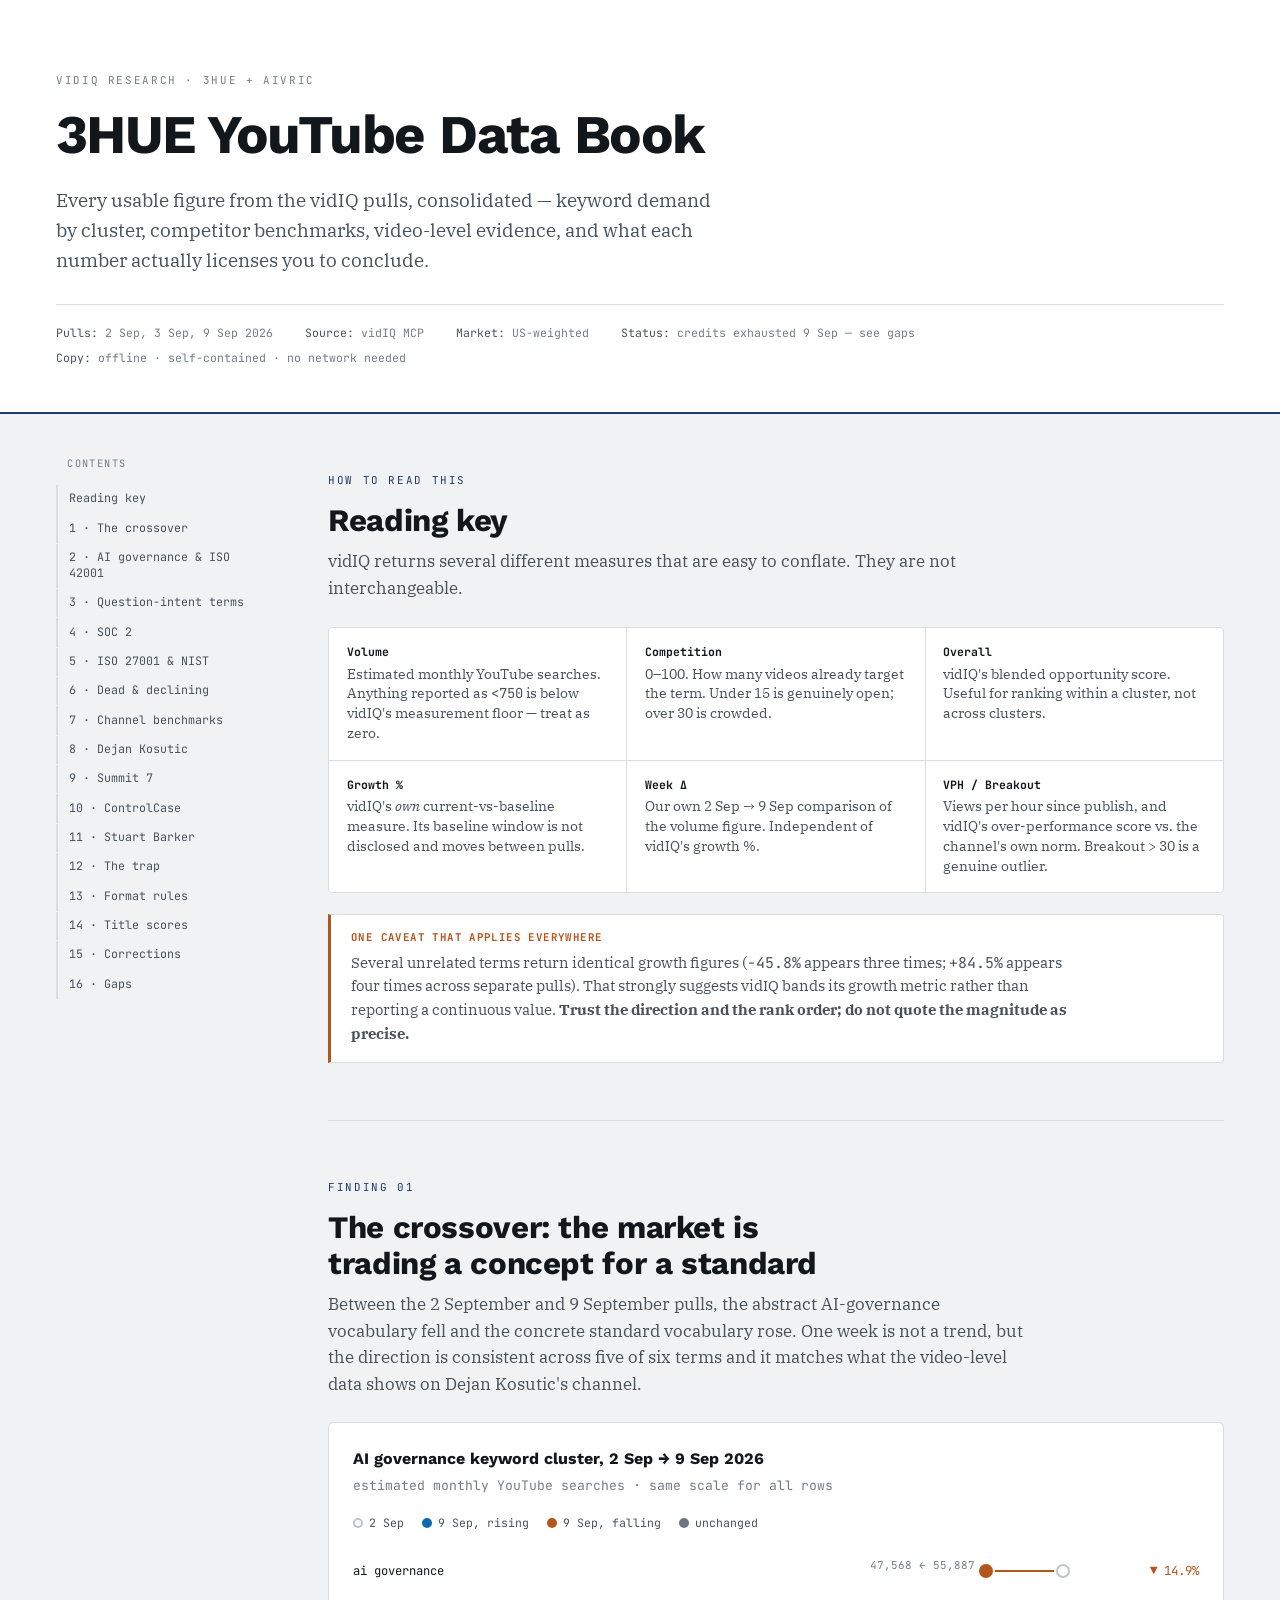
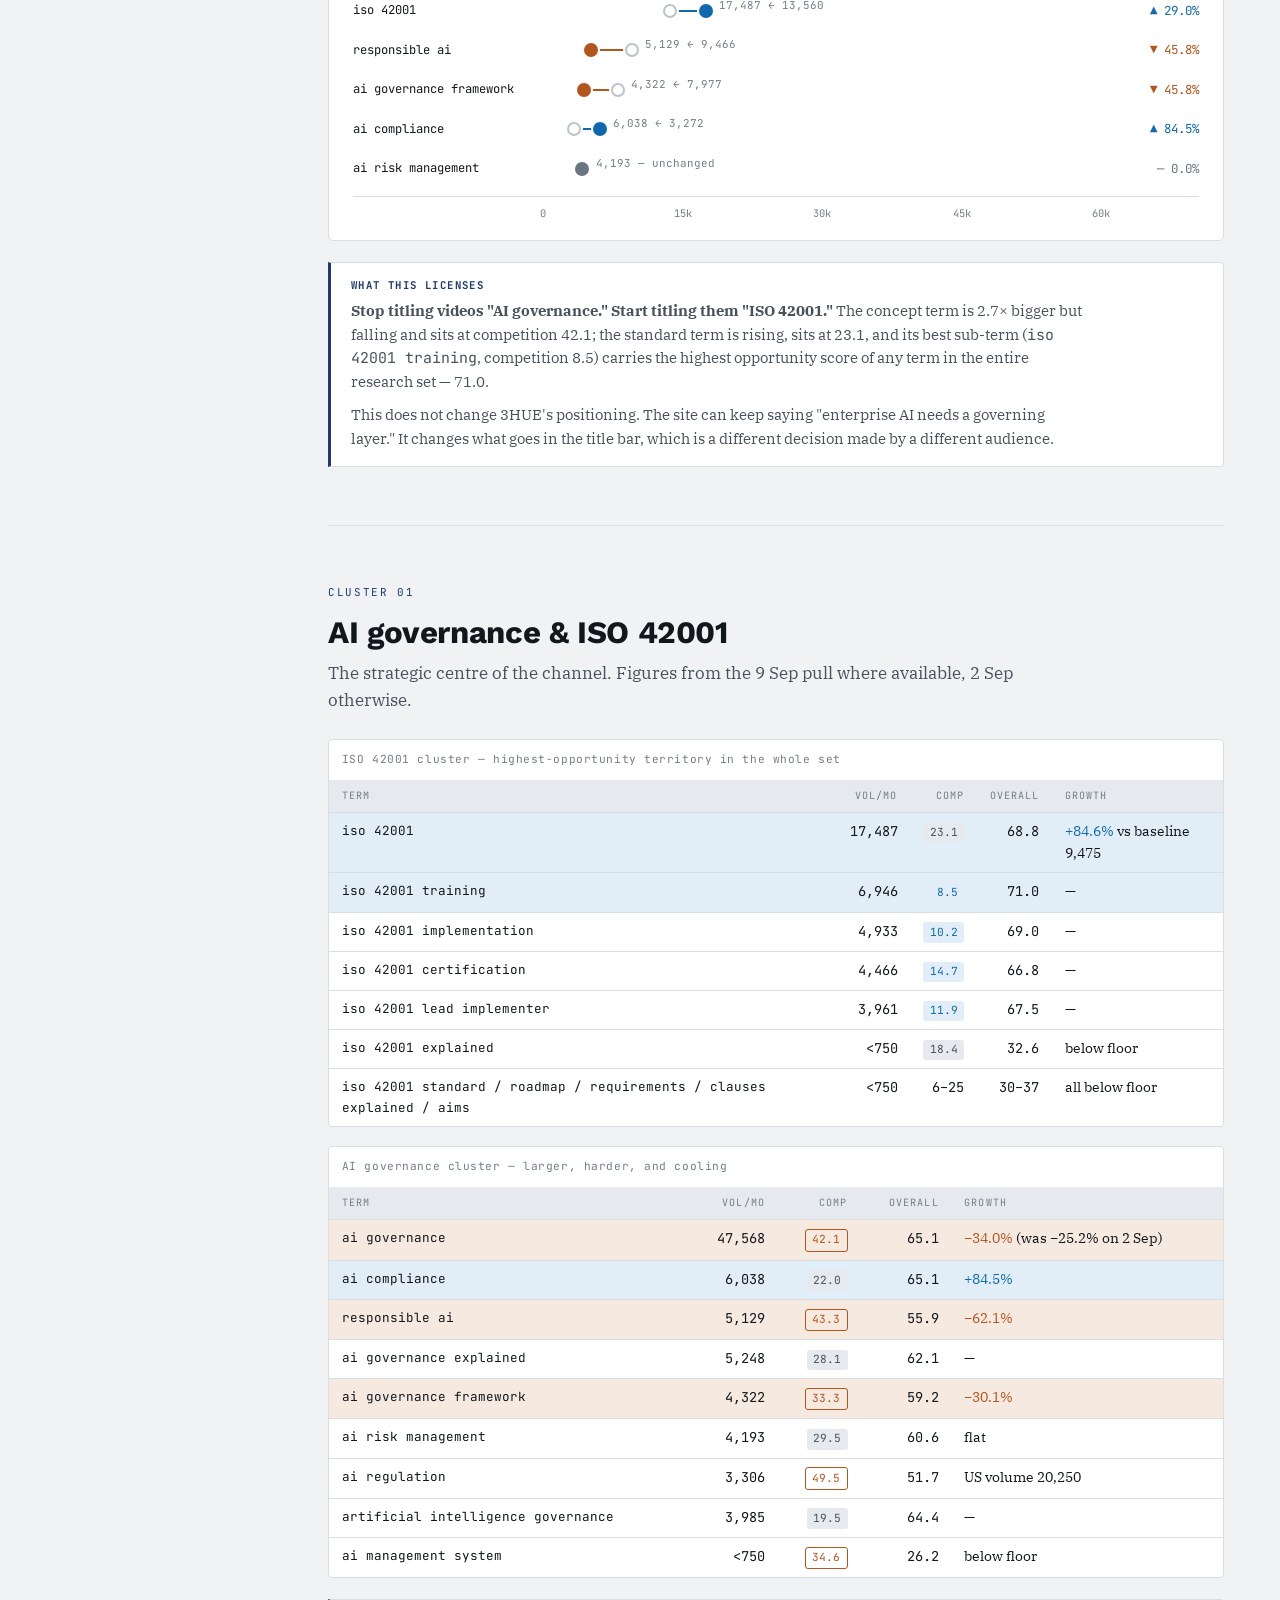
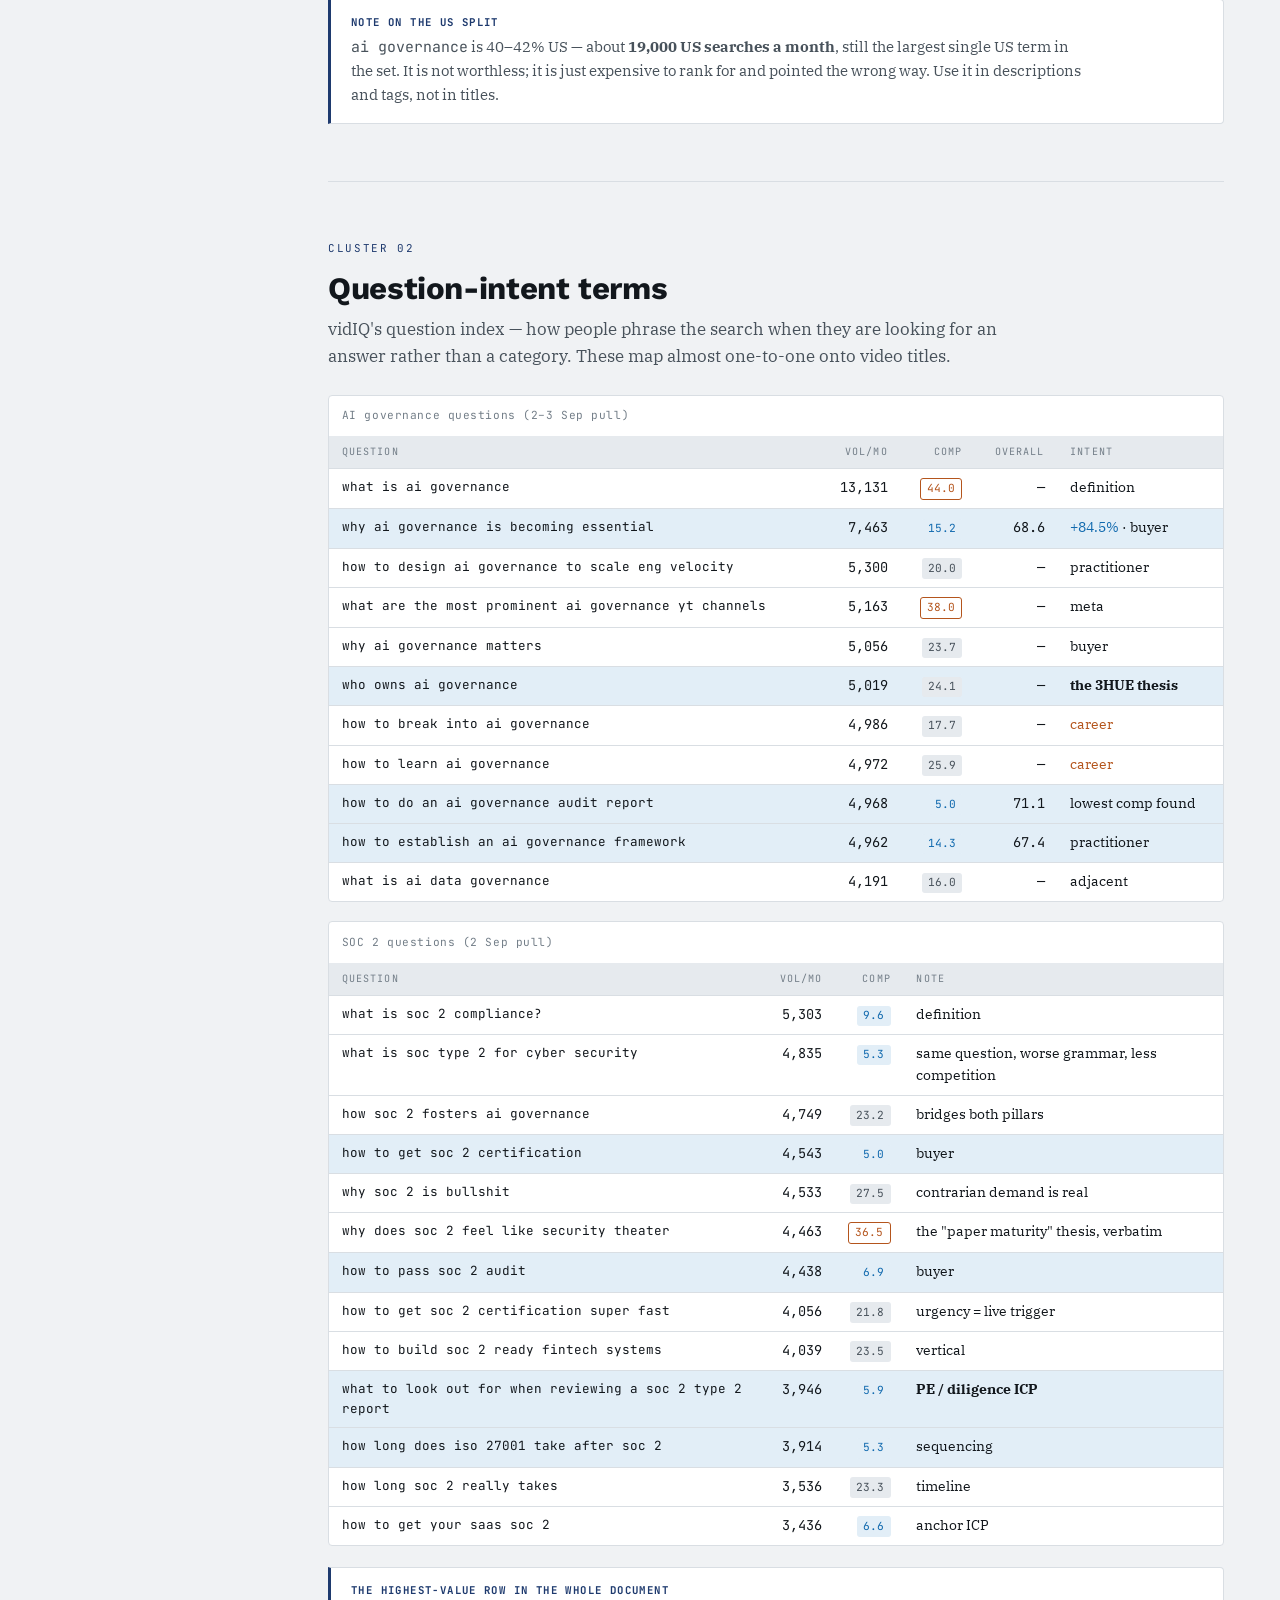
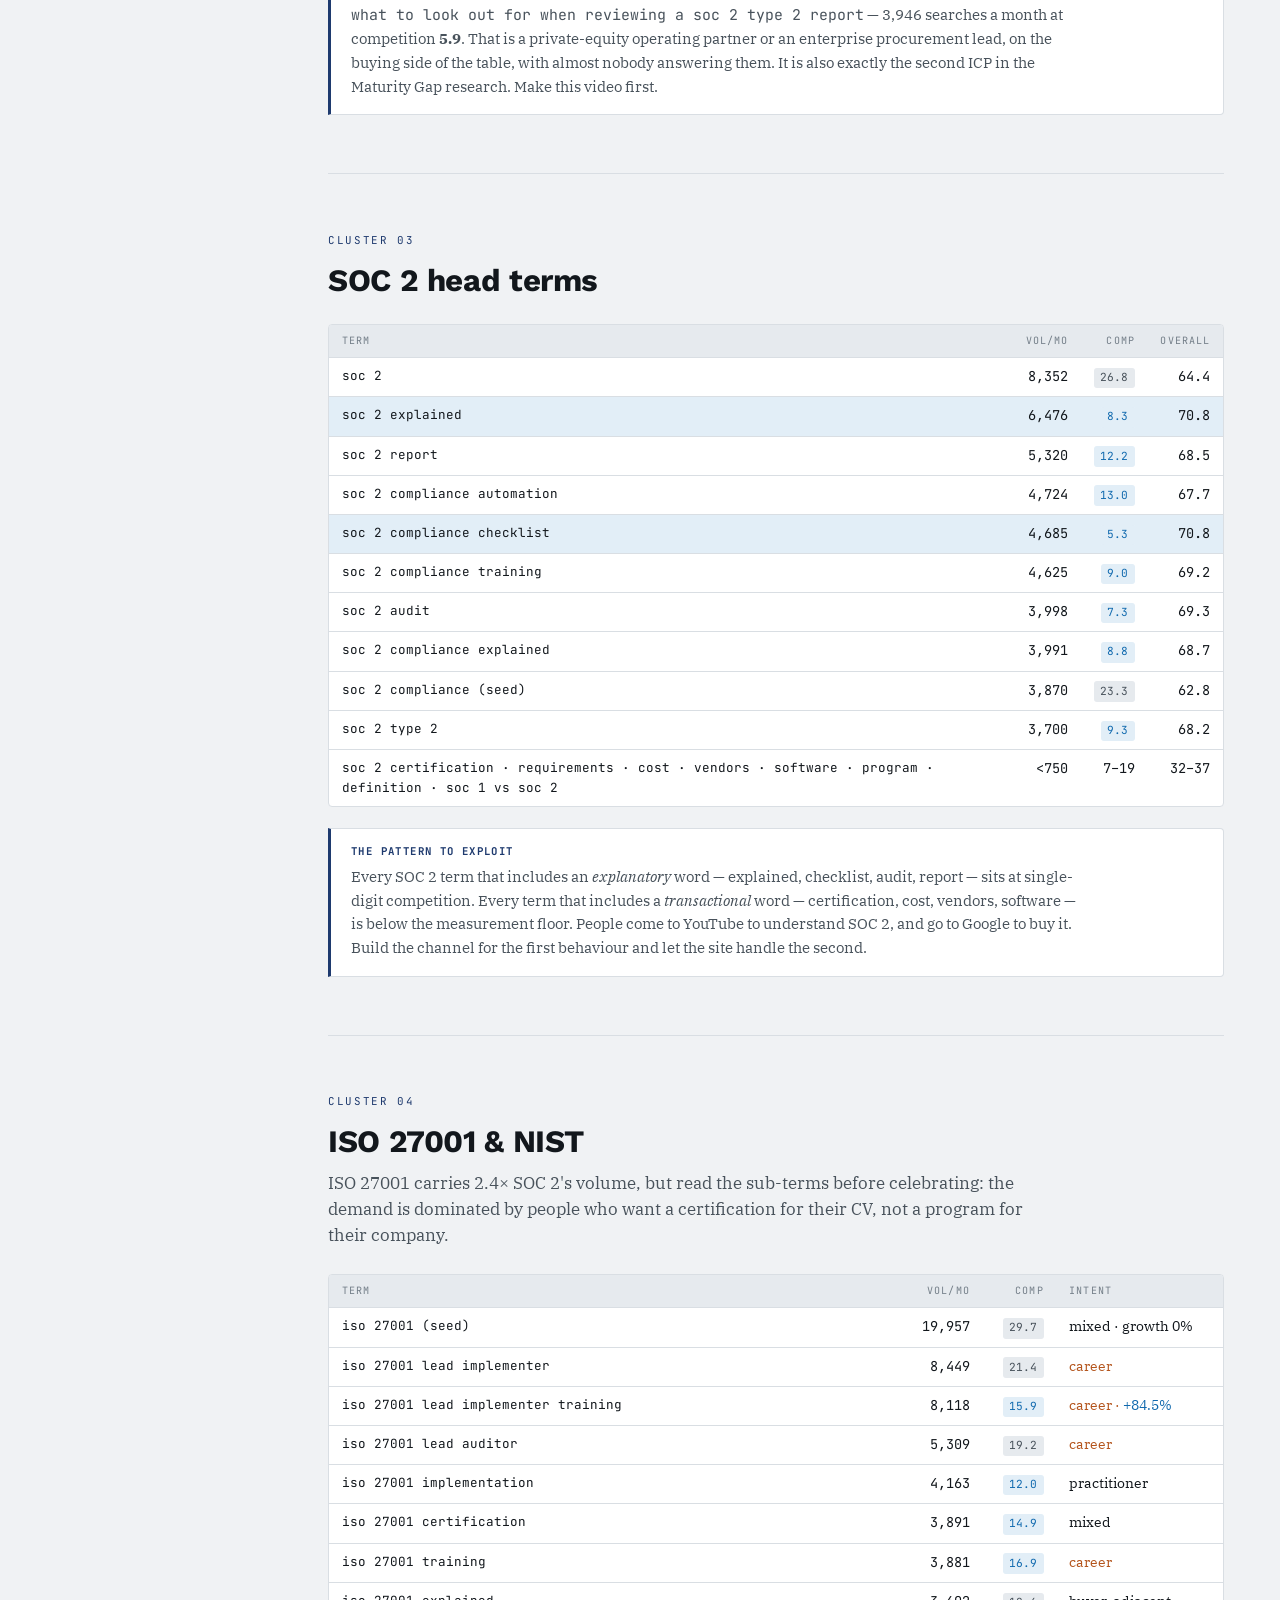
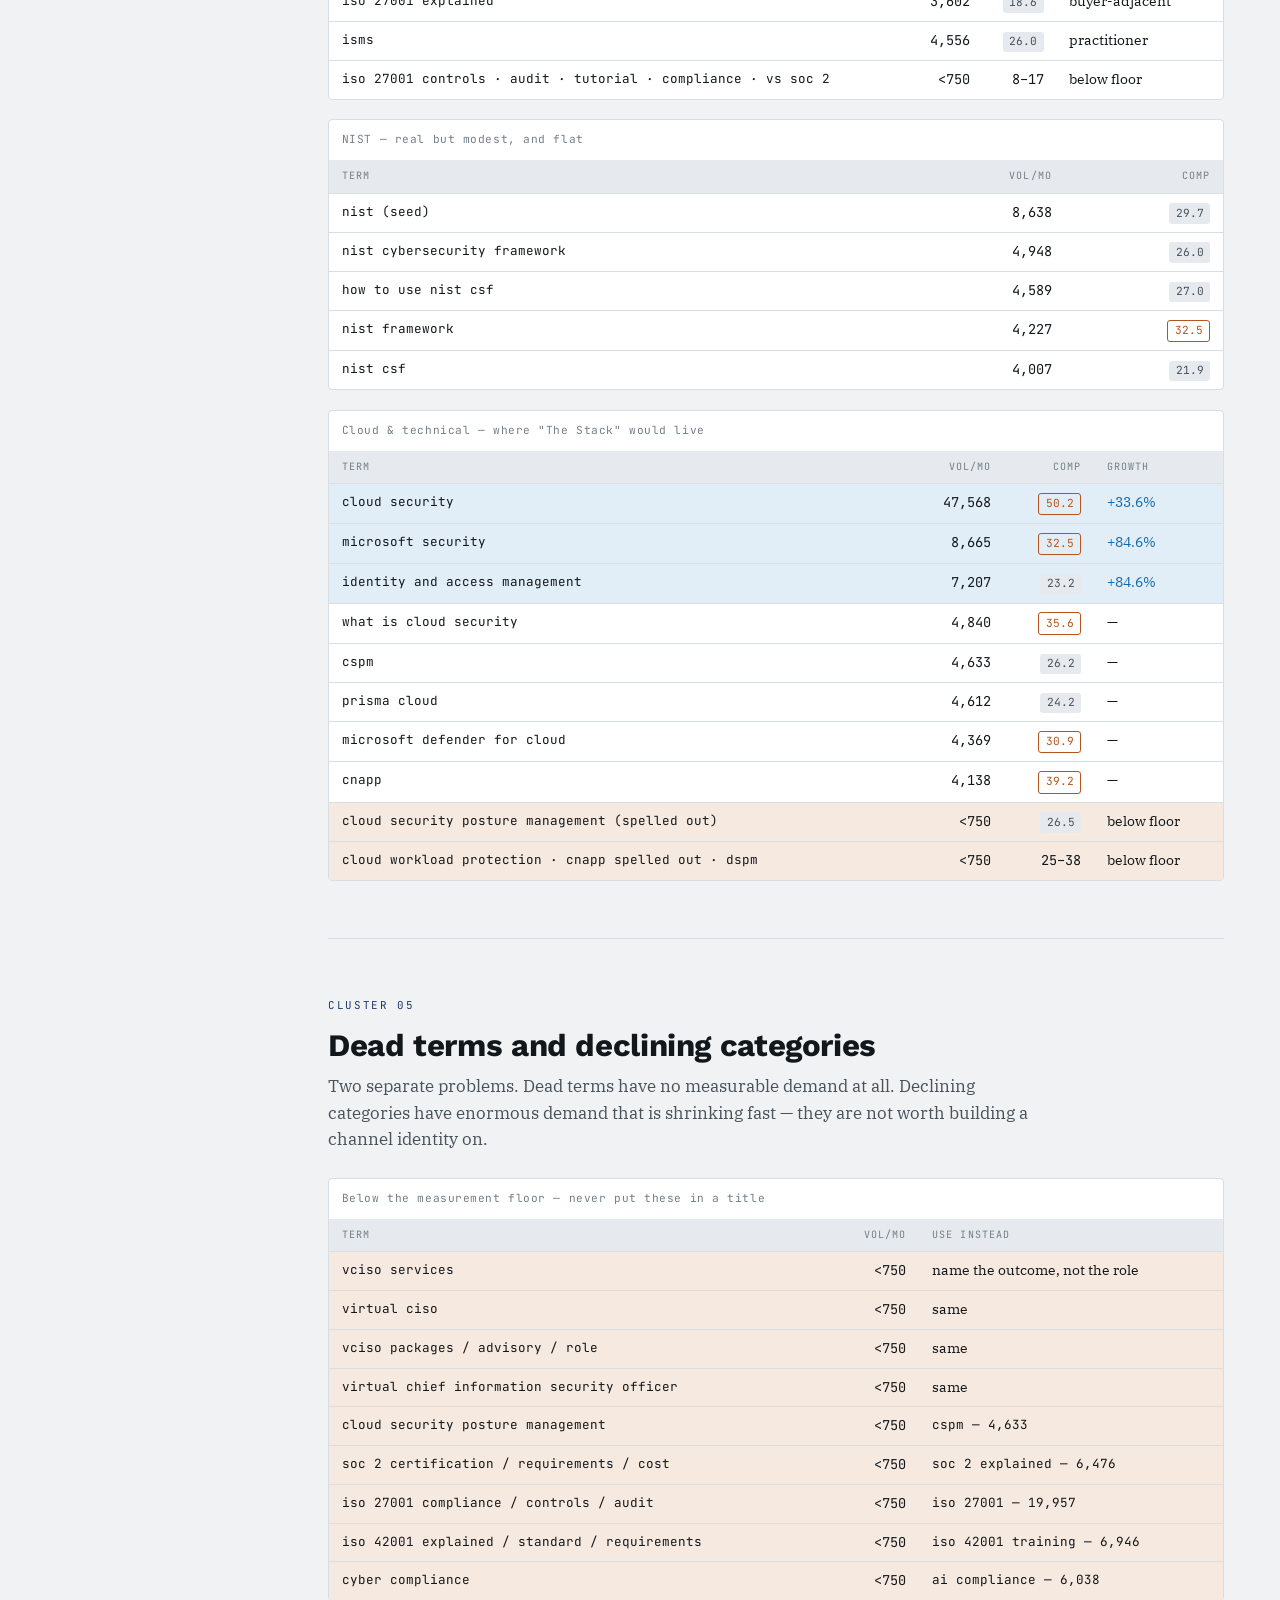
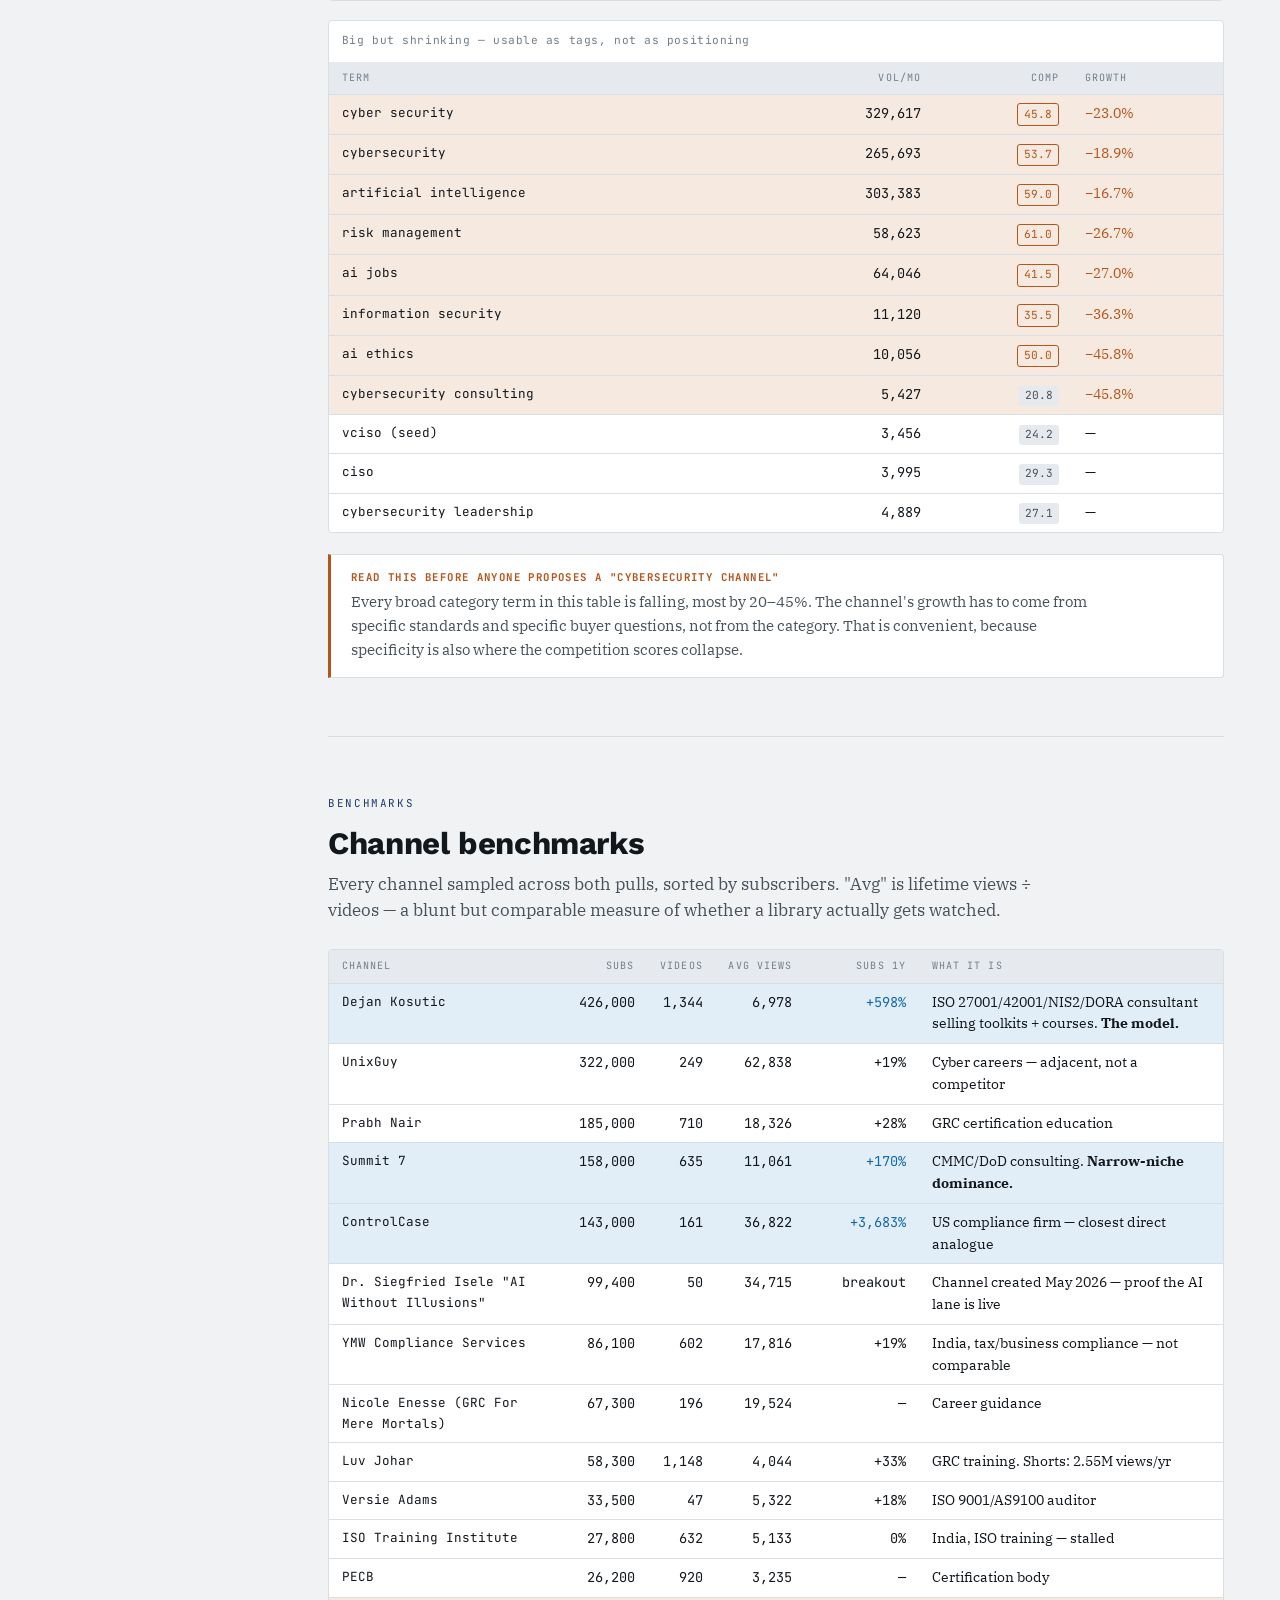
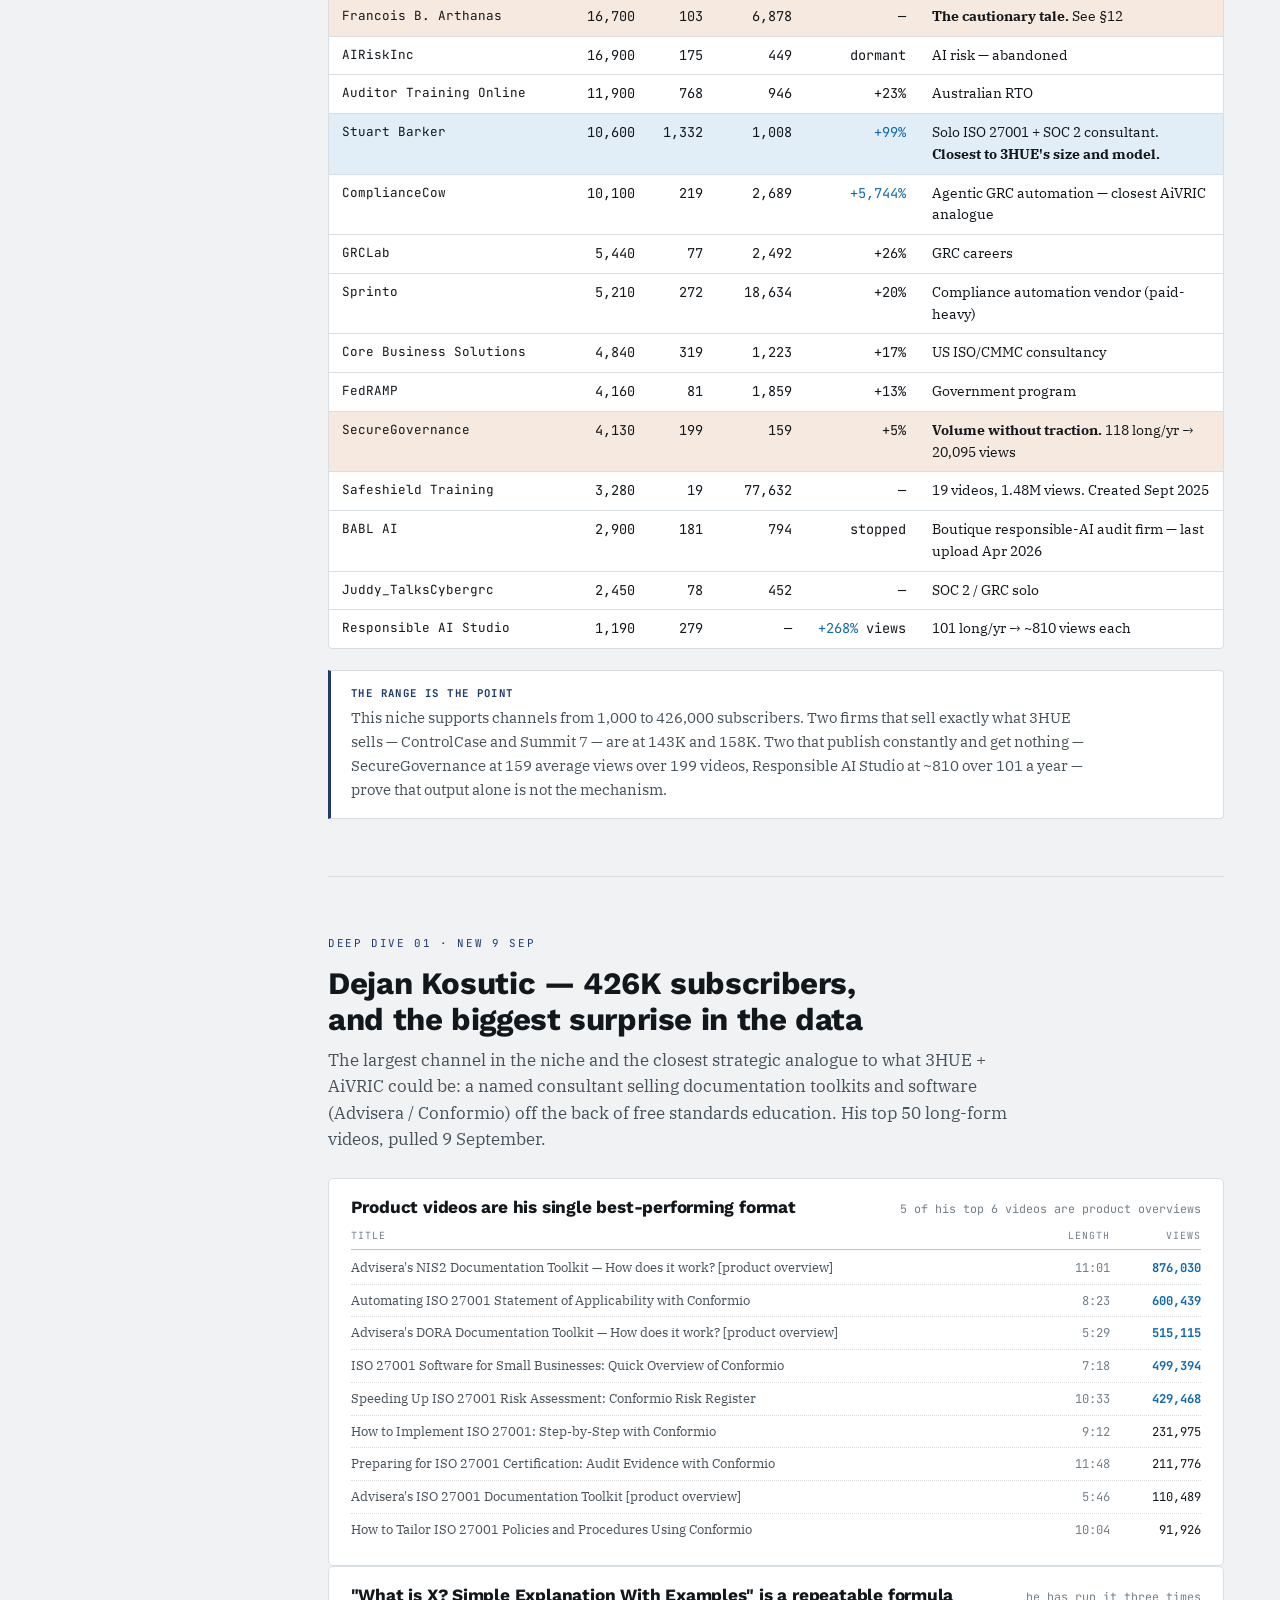
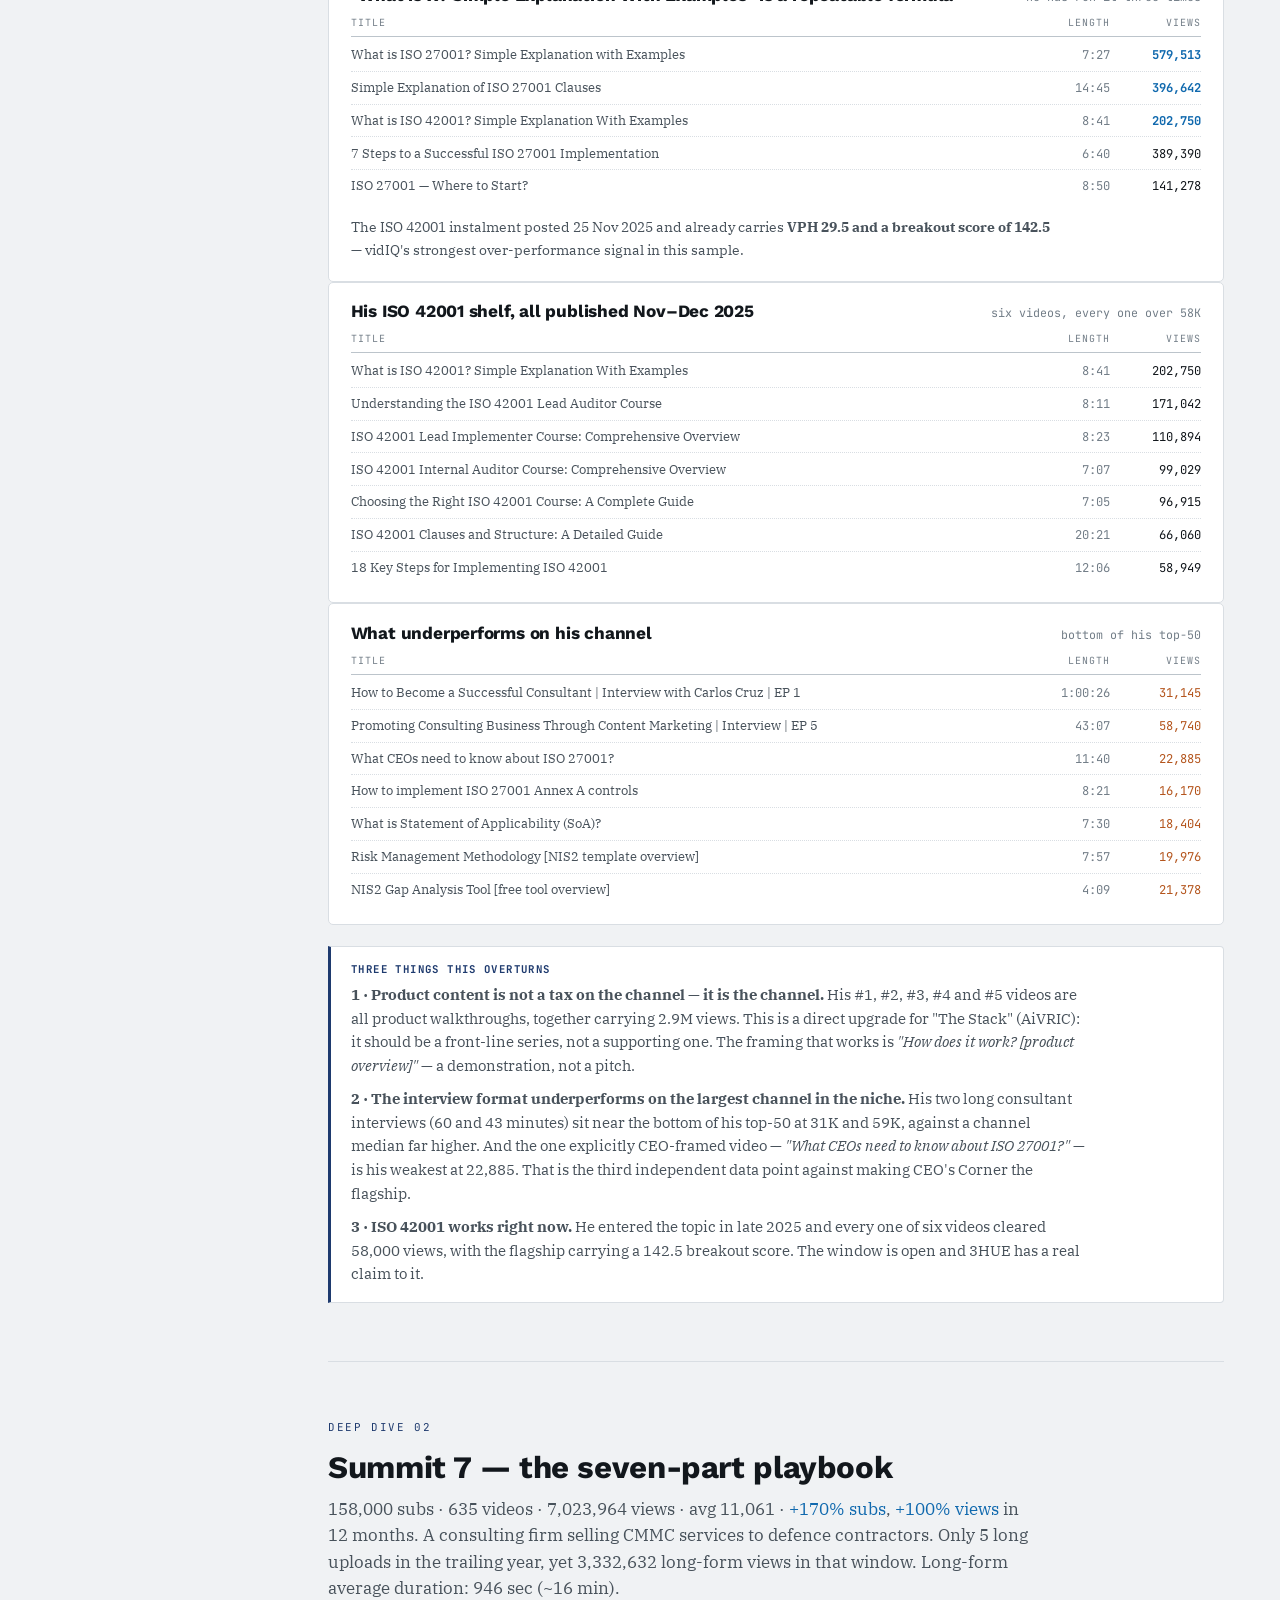
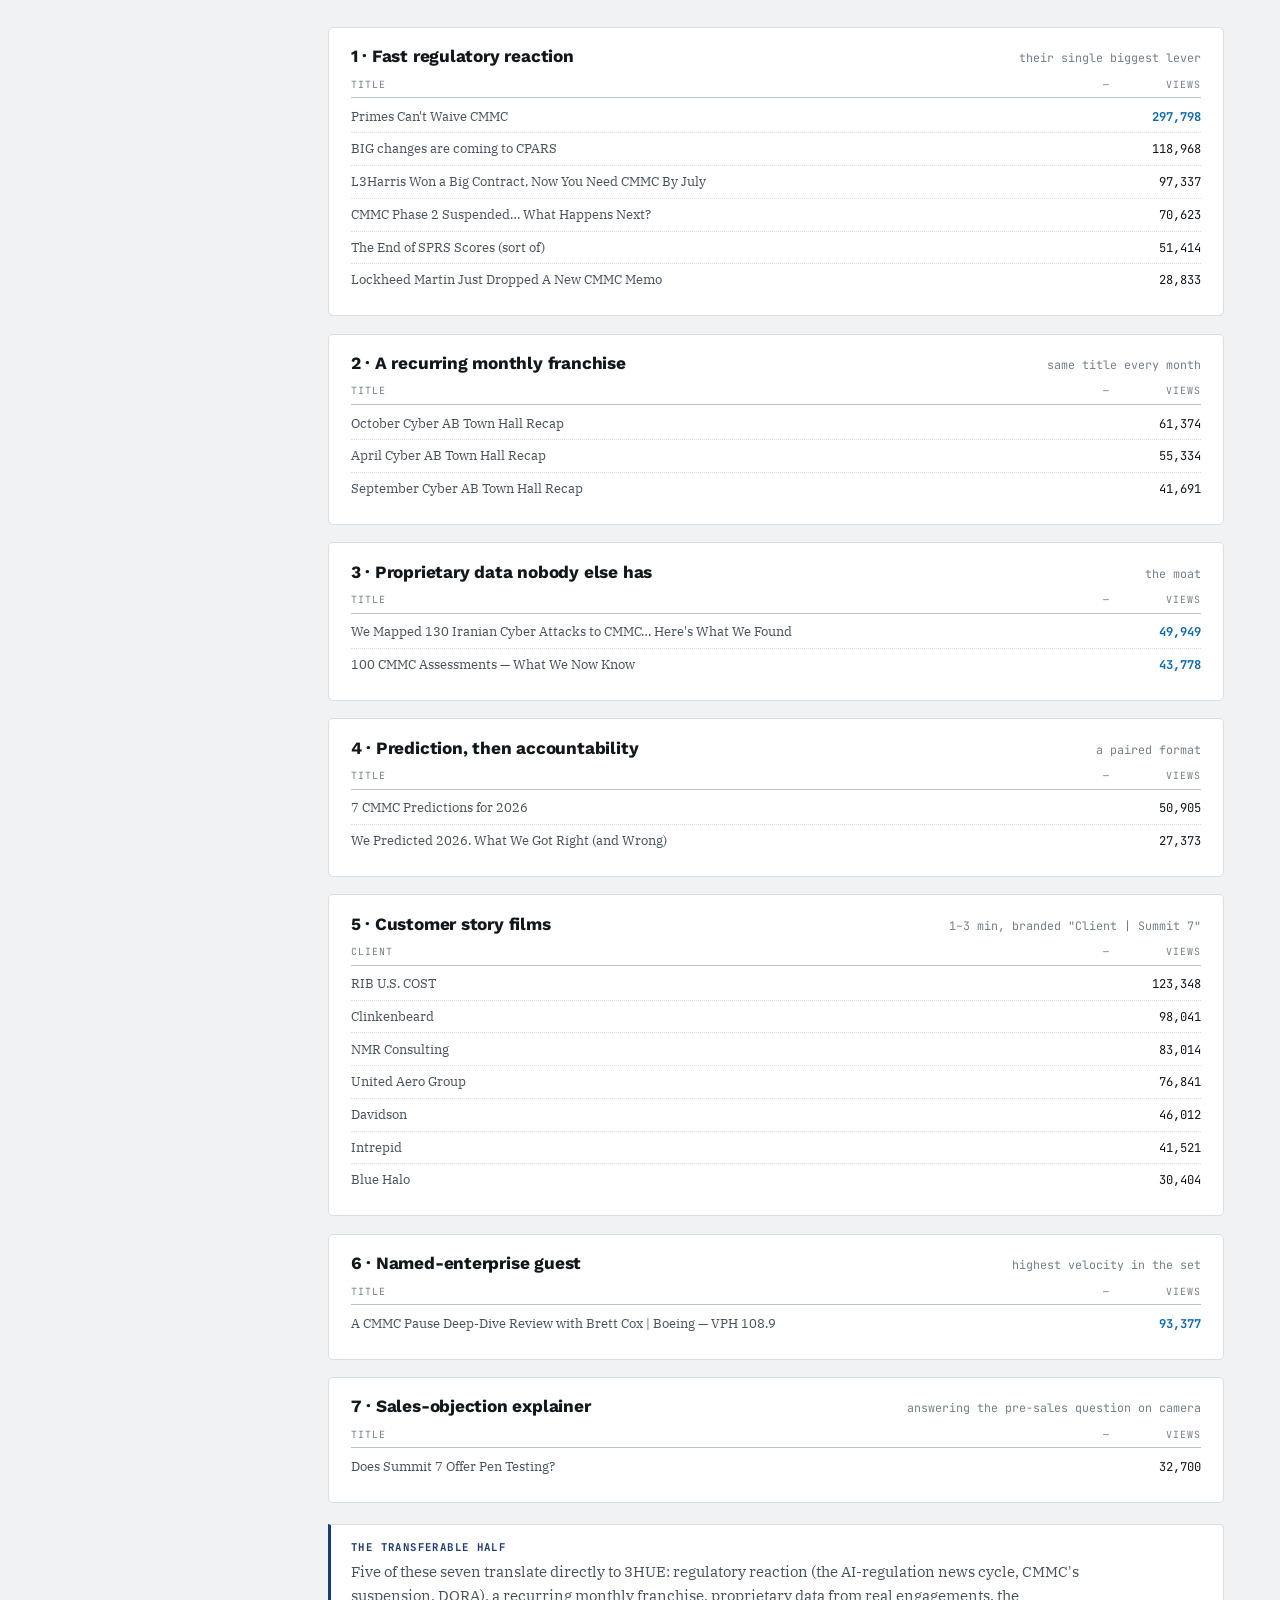
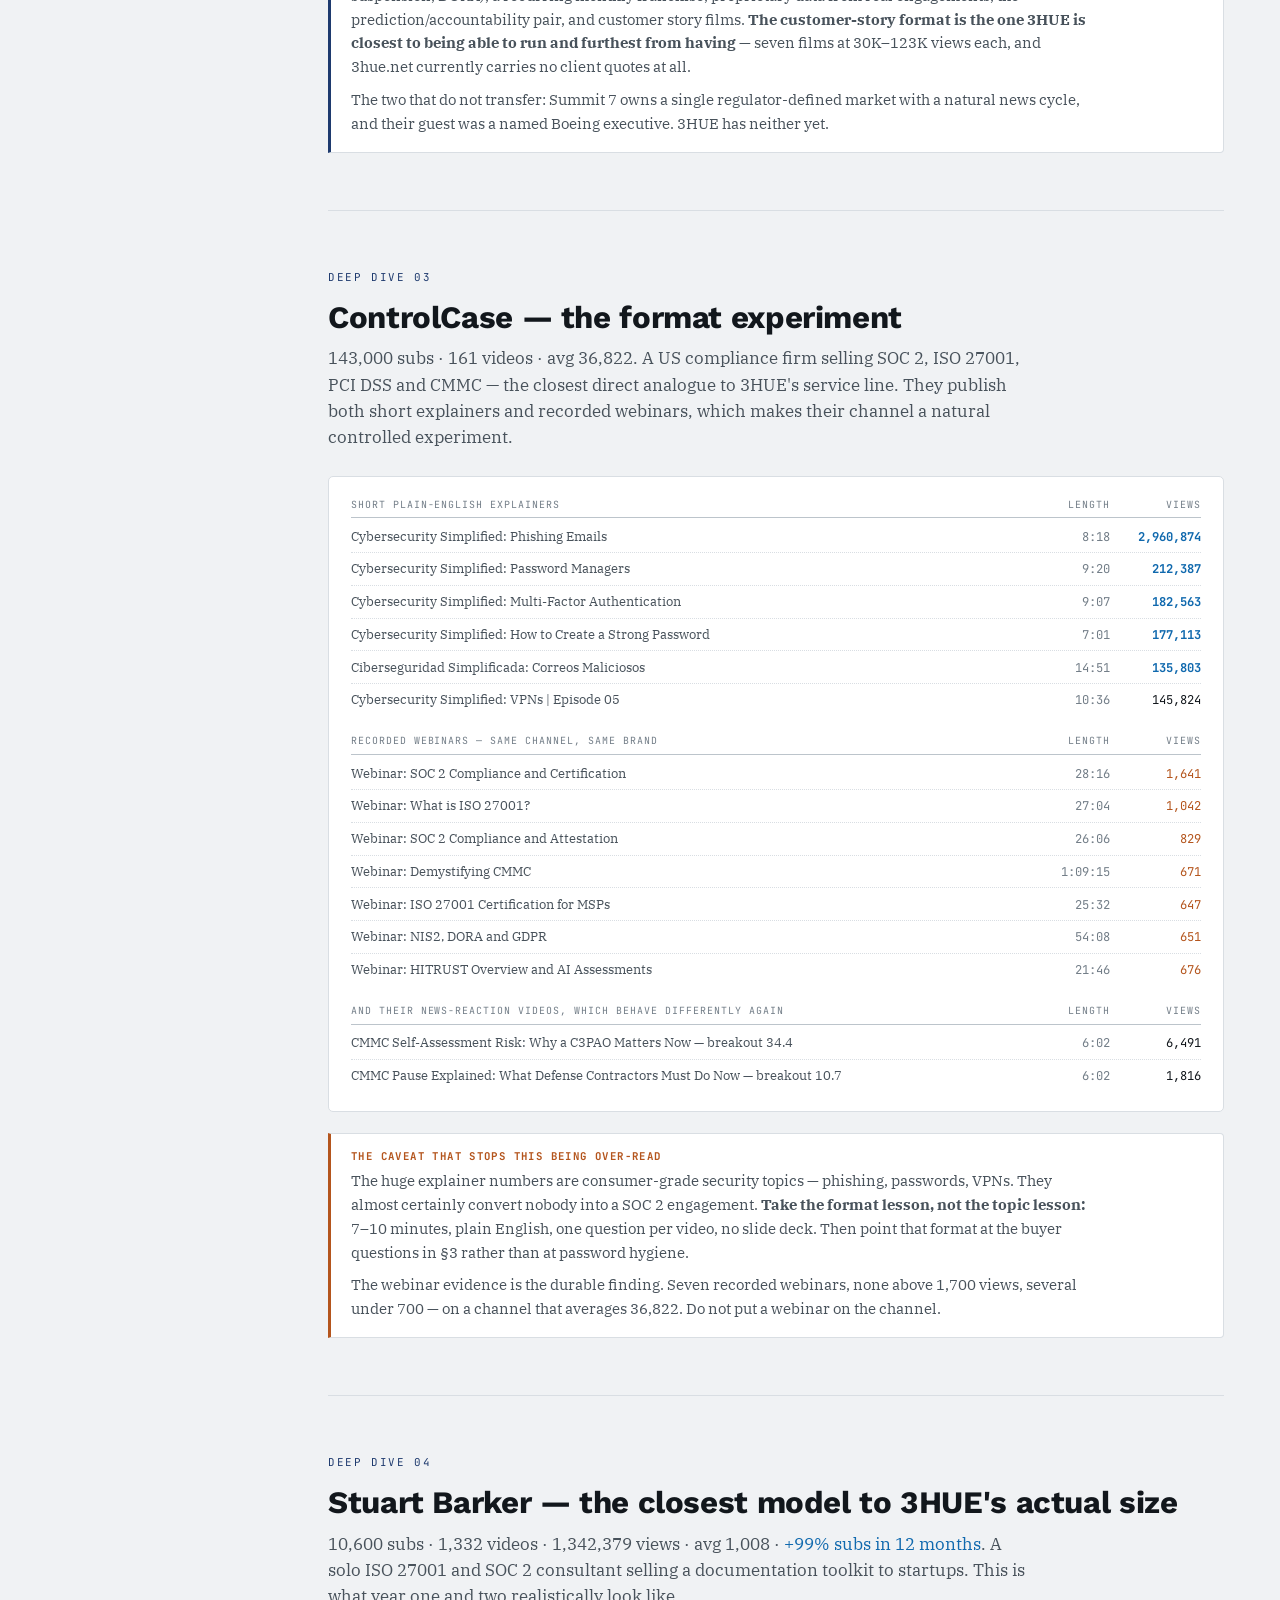
<file: assets/strategy/2026-09-08-09-source-library/05-youtube/3HUE-YouTube-Data-Book.html>
<!doctype html>
<html lang="en">
<head>
<meta charset="utf-8">
<meta name="viewport" content="width=device-width,initial-scale=1">
<meta name="description" content="Consolidated vidIQ research behind the 3HUE YouTube channel plan: keyword demand by cluster, channel benchmarks, video-level evidence, format rules and stated limits.">
<meta name="author" content="3HUE">
<meta name="robots" content="noindex">
<title>3HUE YouTube Data Book</title>
</head>
<body>

<style>
@font-face{font-family:'DB Display';font-style:normal;font-weight:700;font-display:swap;src:url([data-uri]) format('woff2');}
@font-face{font-family:'DB Display';font-style:normal;font-weight:400;font-display:swap;src:url([data-uri]) format('woff2');}
@font-face{font-family:'DB Body';font-style:normal;font-weight:400;font-display:swap;src:url([data-uri]) format('woff2');}
@font-face{font-family:'DB Body';font-style:normal;font-weight:700;font-display:swap;src:url([data-uri]) format('woff2');}
@font-face{font-family:'DB Body';font-style:italic;font-weight:400;font-display:swap;src:url([data-uri]) format('woff2');}
@font-face{font-family:'DB Mono';font-style:normal;font-weight:400;font-display:swap;src:url([data-uri]) format('woff2');}
@font-face{font-family:'DB Mono';font-style:normal;font-weight:700;font-display:swap;src:url([data-uri]) format('woff2');}
@font-face{font-family:'DB Mono';font-style:normal;font-weight:500;font-display:swap;src:url([data-uri]) format('woff2');}

:root{color-scheme:light dark;
  --ground:#F0F2F4;
  --surface:#FFFFFF;
  --surface-2:#E6EAEE;
  --ink:#12171C;
  --ink-2:#48525B;
  --ink-3:#737E88;
  --rule:#D9DEE3;
  --rule-2:#BCC4CB;
  --accent:#1E3A6E;
  --rise:#1069AE;
  --fall:#B4551D;
  --flat:#6B7680;
  --rise-wash:#E2EEF7;
  --fall-wash:#F6E9DF;

  --f-display:'DB Display','Helvetica Neue',Arial,sans-serif;
  --f-body:'DB Body',Georgia,'Times New Roman',serif;
  --f-mono:'DB Mono',ui-monospace,'SFMono-Regular',Menlo,monospace;
}
@media (prefers-color-scheme:dark){
  :root:not([data-theme="light"]){
    --ground:#0E1215;
    --surface:#171C21;
    --surface-2:#1F262C;
    --ink:#E9EDF1;
    --ink-2:#AFB9C2;
    --ink-3:#7C8792;
    --rule:#2A3238;
    --rule-2:#3C464E;
    --accent:#8FA9D8;
    --rise:#3A96D4;
    --fall:#CE7C31;
    --flat:#7C8792;
    --rise-wash:#15293A;
    --fall-wash:#33230F;
  }
}
:root[data-theme="dark"]{
  --ground:#0E1215;
  --surface:#171C21;
  --surface-2:#1F262C;
  --ink:#E9EDF1;
  --ink-2:#AFB9C2;
  --ink-3:#7C8792;
  --rule:#2A3238;
  --rule-2:#3C464E;
  --accent:#8FA9D8;
  --rise:#3A96D4;
  --fall:#CE7C31;
  --flat:#7C8792;
  --rise-wash:#15293A;
  --fall-wash:#33230F;
}

*{box-sizing:border-box}
body{
  margin:0;background:var(--ground);color:var(--ink);
  font-family:var(--f-body);font-size:16.5px;line-height:1.6;
  -webkit-font-smoothing:antialiased;
}
.shell{max-width:78rem;margin:0 auto;padding:0 clamp(1.1rem,3.5vw,2.5rem)}
.layout{display:block}
@media(min-width:1060px){
  .layout{display:grid;grid-template-columns:13.5rem minmax(0,1fr);gap:3.5rem;align-items:start}
}

h1,h2,h3,h4{font-family:var(--f-display);margin:0;line-height:1.15;text-wrap:balance;letter-spacing:-0.012em}
h1{font-size:clamp(2.2rem,5vw,3.4rem);font-weight:700;letter-spacing:-0.028em}
h2{font-size:clamp(1.45rem,2.6vw,1.95rem);font-weight:700}
h3{font-size:1.08rem;font-weight:600}
h4{font-size:.9rem;font-weight:600}
p{margin:0 0 1em;max-width:44rem}
strong{font-weight:600}
code,.m{font-family:var(--f-mono)}

.eyebrow{
  font-family:var(--f-mono);font-size:.68rem;font-weight:500;letter-spacing:.15em;
  text-transform:uppercase;color:var(--ink-3);display:block;margin:0 0 .85rem;
}

/* masthead */
.mast{background:var(--surface);border-bottom:2px solid var(--accent);padding:clamp(2.6rem,6vw,4.5rem) 0 clamp(1.8rem,4vw,2.8rem)}
.mast .sub{font-size:clamp(1rem,1.7vw,1.18rem);color:var(--ink-2);max-width:42rem;margin-top:1.2rem}
.meta{
  display:flex;flex-wrap:wrap;gap:.4rem 2rem;margin-top:1.8rem;padding-top:1.2rem;
  border-top:1px solid var(--rule);font-family:var(--f-mono);font-size:.72rem;color:var(--ink-3);
}
.meta b{color:var(--ink-2);font-weight:500}

/* toc */
nav.toc{display:none}
@media(min-width:1060px){
  nav.toc{display:block;position:sticky;top:1.5rem;padding-top:2.6rem}
  nav.toc ol{list-style:none;margin:0;padding:0;display:flex;flex-direction:column;gap:.05rem}
  nav.toc a{
    display:block;text-decoration:none;color:var(--ink-2);font-family:var(--f-mono);
    font-size:.73rem;line-height:1.35;padding:.4rem .5rem .4rem .7rem;
    border-left:2px solid var(--rule);
  }
  nav.toc a:hover{color:var(--ink);border-left-color:var(--accent);background:var(--surface)}
  nav.toc .lbl{
    font-family:var(--f-mono);font-size:.64rem;letter-spacing:.14em;text-transform:uppercase;
    color:var(--ink-3);margin:0 0 .8rem .7rem;
  }
}

section{padding:clamp(2.4rem,5vw,3.6rem) 0;border-bottom:1px solid var(--rule)}
section:last-of-type{border-bottom:none}
.sec-head{margin-bottom:1.6rem}
.sec-head .eyebrow{color:var(--accent)}
.sec-head p{color:var(--ink-2);margin:.6rem 0 0}

/* key grid */
.key{display:grid;gap:1px;background:var(--rule);border:1px solid var(--rule);border-radius:4px;overflow:hidden;margin-top:1.2rem}
@media(min-width:640px){.key{grid-template-columns:1fr 1fr}}
@media(min-width:960px){.key{grid-template-columns:repeat(3,1fr)}}
.key > div{background:var(--surface);padding:.95rem 1.1rem}
.key dt{font-family:var(--f-mono);font-size:.72rem;font-weight:700;color:var(--ink);margin-bottom:.2rem}
.key dd{margin:0;font-size:.86rem;color:var(--ink-2);line-height:1.45}

/* chart */
.chart{background:var(--surface);border:1px solid var(--rule);border-radius:5px;padding:1.4rem 1.5rem 1.1rem;margin-top:1.4rem;overflow-x:auto}
.chart-inner{min-width:38rem}
.chart-title{font-family:var(--f-display);font-weight:600;font-size:1rem;margin:0 0 .25rem}
.chart-sub{font-size:.82rem;color:var(--ink-3);margin:0 0 1.1rem;font-family:var(--f-mono)}
.legend{display:flex;flex-wrap:wrap;gap:1.1rem;margin:0 0 1.2rem;font-family:var(--f-mono);font-size:.72rem;color:var(--ink-2)}
.legend span{display:inline-flex;align-items:center;gap:.4rem}
.dot{width:10px;height:10px;border-radius:50%;display:inline-block;flex:none}
.dot.rise{background:var(--rise)}
.dot.fall{background:var(--fall)}
.dot.flat{background:var(--flat)}
.dot.hollow{background:var(--surface);box-shadow:inset 0 0 0 2px var(--rule-2)}

.db-row{display:grid;grid-template-columns:11rem minmax(0,1fr) 5.2rem;gap:.9rem;align-items:center;padding:.42rem 0}
.db-name{font-family:var(--f-mono);font-size:.76rem;color:var(--ink);line-height:1.25}
.db-track{position:relative;height:26px}
.db-line{position:absolute;top:12px;height:2px;border-radius:1px}
.db-line.rise{background:var(--rise)}
.db-line.fall{background:var(--fall)}
.db-pt{position:absolute;top:6px;width:14px;height:14px;border-radius:50%;margin-left:-7px;box-shadow:0 0 0 2px var(--surface)}
.db-pt.old{background:var(--surface);box-shadow:0 0 0 2px var(--surface),inset 0 0 0 2px var(--rule-2)}
.db-pt.new.rise{background:var(--rise)}
.db-pt.new.fall{background:var(--fall)}
.db-pt.new.flat{background:var(--flat)}
.db-val{
  position:absolute;top:-1px;font-family:var(--f-mono);font-size:.68rem;
  color:var(--ink-3);white-space:nowrap;font-variant-numeric:tabular-nums;
}
.db-delta{font-family:var(--f-mono);font-size:.78rem;text-align:right;font-variant-numeric:tabular-nums;font-weight:500}
.db-delta.rise{color:var(--rise)}
.db-delta.fall{color:var(--fall)}
.db-delta.flat{color:var(--flat)}
.db-axis{display:grid;grid-template-columns:11rem minmax(0,1fr) 5.2rem;gap:.9rem;margin-top:.5rem;padding-top:.5rem;border-top:1px solid var(--rule)}
.db-ticks{position:relative;height:1.1rem}
.db-ticks span{position:absolute;font-family:var(--f-mono);font-size:.65rem;color:var(--ink-3);transform:translateX(-50%);white-space:nowrap}

/* tables */
.tw{overflow-x:auto;border:1px solid var(--rule);border-radius:4px;background:var(--surface);margin-top:1.2rem}
table{border-collapse:collapse;width:100%;font-size:.85rem;font-family:var(--f-body)}
th,td{text-align:left;padding:.5rem .8rem;border-bottom:1px solid var(--rule);vertical-align:top}
thead th{
  font-family:var(--f-mono);font-size:.63rem;letter-spacing:.11em;text-transform:uppercase;
  color:var(--ink-3);font-weight:500;background:var(--surface-2);white-space:nowrap;position:sticky;top:0;
}
tbody tr:last-child td{border-bottom:none}
td.n,th.n{text-align:right;font-family:var(--f-mono);font-variant-numeric:tabular-nums;white-space:nowrap}
td.t{font-family:var(--f-mono);font-size:.79rem}
tbody tr.hi td{background:var(--rise-wash)}
tbody tr.lo td{background:var(--fall-wash)}
caption{caption-side:top;text-align:left;font-family:var(--f-mono);font-size:.7rem;color:var(--ink-3);padding:.7rem .8rem;letter-spacing:.05em}

.chip{display:inline-block;padding:.08rem .4rem;border-radius:3px;font-family:var(--f-mono);font-size:.7rem;font-weight:500}
.chip.open{background:var(--rise-wash);color:var(--rise)}
.chip.mid{background:var(--surface-2);color:var(--ink-2)}
.chip.tight{background:transparent;color:var(--fall);border:1px solid var(--fall)}
.up{color:var(--rise);font-weight:500}
.dn{color:var(--fall);font-weight:500}

/* read blocks */
.read{
  background:var(--surface);border:1px solid var(--rule);border-left:3px solid var(--accent);
  border-radius:0 4px 4px 0;padding:1rem 1.25rem;margin:1.3rem 0 0;
}
.read h4{margin:0 0 .45rem;font-family:var(--f-mono);font-size:.67rem;letter-spacing:.13em;text-transform:uppercase;color:var(--accent)}
.read p{margin:0 0 .6em;font-size:.93rem;color:var(--ink-2);max-width:46rem}
.read p:last-child{margin-bottom:0}
.read.warn{border-left-color:var(--fall)}
.read.warn h4{color:var(--fall)}

/* channel cards */
.chan{display:grid;gap:1.1rem;margin-top:1.3rem}
.chan-card{background:var(--surface);border:1px solid var(--rule);border-radius:5px;padding:1.2rem 1.35rem}
.chan-head{display:flex;flex-wrap:wrap;gap:.5rem 1rem;align-items:baseline;justify-content:space-between;margin-bottom:.55rem}
.chan-head h3{margin:0}
.chan-stat{font-family:var(--f-mono);font-size:.73rem;color:var(--ink-3);font-variant-numeric:tabular-nums}
.chan-card > p{font-size:.92rem;color:var(--ink-2);margin:0 0 .9rem}
.vlist{margin:0;padding:0;list-style:none;display:flex;flex-direction:column;gap:0}
.vlist li{
  display:grid;grid-template-columns:minmax(0,1fr) 3.4rem 5rem;gap:.7rem;
  padding:.32rem 0;border-bottom:1px dotted var(--rule);font-size:.84rem;align-items:baseline;
}
.vlist li:last-child{border-bottom:none}
.vlist .vt{color:var(--ink-2);min-width:0}
.vlist .vd,.vlist .vv{font-family:var(--f-mono);font-size:.76rem;text-align:right;font-variant-numeric:tabular-nums;white-space:nowrap}
.vlist .vd{color:var(--ink-3)}
.vlist .vv{color:var(--ink);font-weight:500}
.vlist li.mark .vv{color:var(--rise);font-weight:700}
.vlist li.dim .vv{color:var(--fall)}
.vhdr{
  display:grid;grid-template-columns:minmax(0,1fr) 3.4rem 5rem;gap:.7rem;
  font-family:var(--f-mono);font-size:.62rem;letter-spacing:.1em;text-transform:uppercase;
  color:var(--ink-3);padding-bottom:.3rem;border-bottom:1px solid var(--rule-2);margin-bottom:.15rem;
}
.vhdr span:nth-child(2),.vhdr span:nth-child(3){text-align:right}

ul.plain{margin:.6rem 0 0;padding-left:1.1rem;color:var(--ink-2);font-size:.93rem;max-width:44rem}
ul.plain li{margin-bottom:.4rem}

footer.foot{padding:2.2rem 0 3.2rem;font-family:var(--f-mono);font-size:.71rem;color:var(--ink-3);line-height:1.7}

a{color:var(--accent)}
*:focus-visible{outline:2px solid var(--accent);outline-offset:2px}
@media (prefers-reduced-motion:reduce){*{transition:none!important;animation:none!important}}

/* ---------- print ---------- */
@media print{
  @page{margin:14mm 12mm}
  :root{
    --ground:#fff;--surface:#fff;--surface-2:#f2f4f6;
    --ink:#000;--ink-2:#26313a;--ink-3:#4b5661;
    --rule:#c8d0d7;--rule-2:#9aa5ae;
    --accent:#123056;--rise:#0d5580;--fall:#8f4415;--flat:#4b5661;
    --rise-wash:#eef4f9;--fall-wash:#f9f1ea;
  }
  body{background:#fff;font-size:10.5pt;line-height:1.45}
  nav.toc{display:none!important}
  .layout{display:block!important}
  .shell{max-width:none;padding:0}
  .mast{border-bottom:2px solid #123056;padding:0 0 14pt}
  h1{font-size:26pt}
  h2{font-size:15pt}
  section{padding:14pt 0;break-inside:auto}
  .sec-head,h2,h3{break-after:avoid}
  .tw,.chart,.chan-card,.read,.key>div,.db-row{break-inside:avoid}
  .tw,.chart{overflow:visible!important;box-shadow:none}
  table{min-width:0!important;font-size:9pt}
  thead{display:table-header-group}
  thead th{position:static!important}
  tr{break-inside:avoid}
  .chart-inner{min-width:0!important}
  a{text-decoration:none}
  .foot{padding:12pt 0 0}
}
</style>

<header class="mast">
  <div class="shell">
    <span class="eyebrow">vidIQ research · 3HUE + AiVRIC</span>
    <h1>3HUE YouTube Data Book</h1>
    <p class="sub">Every usable figure from the vidIQ pulls, consolidated — keyword demand by cluster, competitor benchmarks, video-level evidence, and what each number actually licenses you to conclude.</p>
    <div class="meta">
      <span><b>Pulls:</b> 2 Sep, 3 Sep, 9 Sep 2026</span>
      <span><b>Source:</b> vidIQ MCP</span>
      <span><b>Market:</b> US-weighted</span>
      <span><b>Status:</b> credits exhausted 9 Sep — see gaps</span>
      <span><b>Copy:</b> offline · self-contained · no network needed</span>
    </div>
  </div>
</header>

<div class="shell layout">

  <nav class="toc" aria-label="Contents">
    <p class="lbl">Contents</p>
    <ol>
      <li><a href="#key">Reading key</a></li>
      <li><a href="#crossover">1 · The crossover</a></li>
      <li><a href="#ai">2 · AI governance &amp; ISO 42001</a></li>
      <li><a href="#questions">3 · Question-intent terms</a></li>
      <li><a href="#soc2">4 · SOC 2</a></li>
      <li><a href="#iso">5 · ISO 27001 &amp; NIST</a></li>
      <li><a href="#dead">6 · Dead &amp; declining</a></li>
      <li><a href="#channels">7 · Channel benchmarks</a></li>
      <li><a href="#dejan">8 · Dejan Kosutic</a></li>
      <li><a href="#summit">9 · Summit 7</a></li>
      <li><a href="#controlcase">10 · ControlCase</a></li>
      <li><a href="#stuart">11 · Stuart Barker</a></li>
      <li><a href="#trap">12 · The trap</a></li>
      <li><a href="#format">13 · Format rules</a></li>
      <li><a href="#titles">14 · Title scores</a></li>
      <li><a href="#corrections">15 · Corrections</a></li>
      <li><a href="#gaps">16 · Gaps</a></li>
    </ol>
  </nav>

  <main>

  <section id="key">
    <div class="sec-head">
      <span class="eyebrow">How to read this</span>
      <h2>Reading key</h2>
      <p>vidIQ returns several different measures that are easy to conflate. They are not interchangeable.</p>
    </div>
    <dl class="key">
      <div><dt>Volume</dt><dd>Estimated monthly YouTube searches. Anything reported as <span class="m">&lt;750</span> is below vidIQ's measurement floor — treat as zero.</dd></div>
      <div><dt>Competition</dt><dd>0–100. How many videos already target the term. Under 15 is genuinely open; over 30 is crowded.</dd></div>
      <div><dt>Overall</dt><dd>vidIQ's blended opportunity score. Useful for ranking within a cluster, not across clusters.</dd></div>
      <div><dt>Growth %</dt><dd>vidIQ's <em>own</em> current-vs-baseline measure. Its baseline window is not disclosed and moves between pulls.</dd></div>
      <div><dt>Week Δ</dt><dd>Our own 2 Sep → 9 Sep comparison of the volume figure. Independent of vidIQ's growth %.</dd></div>
      <div><dt>VPH / Breakout</dt><dd>Views per hour since publish, and vidIQ's over-performance score vs. the channel's own norm. Breakout &gt; 30 is a genuine outlier.</dd></div>
    </dl>
    <div class="read warn">
      <h4>One caveat that applies everywhere</h4>
      <p>Several unrelated terms return identical growth figures (<span class="m">−45.8%</span> appears three times; <span class="m">+84.5%</span> appears four times across separate pulls). That strongly suggests vidIQ bands its growth metric rather than reporting a continuous value. <strong>Trust the direction and the rank order; do not quote the magnitude as precise.</strong></p>
    </div>
  </section>

  <section id="crossover">
    <div class="sec-head">
      <span class="eyebrow">Finding 01</span>
      <h2>The crossover: the market is trading a concept for a standard</h2>
      <p>Between the 2 September and 9 September pulls, the abstract AI-governance vocabulary fell and the concrete standard vocabulary rose. One week is not a trend, but the direction is consistent across five of six terms and it matches what the video-level data shows on Dejan Kosutic's channel.</p>
    </div>

    <div class="chart">
      <div class="chart-inner">
        <p class="chart-title">AI governance keyword cluster, 2 Sep → 9 Sep 2026</p>
        <p class="chart-sub">estimated monthly YouTube searches · same scale for all rows</p>
        <div class="legend">
          <span><i class="dot hollow"></i> 2 Sep</span>
          <span><i class="dot rise"></i> 9 Sep, rising</span>
          <span><i class="dot fall"></i> 9 Sep, falling</span>
          <span><i class="dot flat"></i> unchanged</span>
        </div>

        <div class="db-row">
          <div class="db-name">ai governance</div>
          <div class="db-track">
            <span class="db-line fall" style="left:79.3%;width:13.8%"></span>
            <span class="db-pt old" style="left:93.1%" title="2 Sep: 55,887"></span>
            <span class="db-pt new fall" style="left:79.3%" title="9 Sep: 47,568"></span>
            <span class="db-val" style="right:22.7%;text-align:right">47,568 &larr; 55,887</span>
          </div>
          <div class="db-delta fall">&#9660; 14.9%</div>
        </div>

        <div class="db-row">
          <div class="db-name">iso 42001</div>
          <div class="db-track">
            <span class="db-line rise" style="left:22.6%;width:6.5%"></span>
            <span class="db-pt old" style="left:22.6%" title="2 Sep: 13,560"></span>
            <span class="db-pt new rise" style="left:29.1%" title="9 Sep: 17,487"></span>
            <span class="db-val" style="left:31.5%">17,487 &larr; 13,560</span>
          </div>
          <div class="db-delta rise">&#9650; 29.0%</div>
        </div>

        <div class="db-row">
          <div class="db-name">responsible ai</div>
          <div class="db-track">
            <span class="db-line fall" style="left:8.5%;width:7.3%"></span>
            <span class="db-pt old" style="left:15.8%" title="2 Sep: 9,466"></span>
            <span class="db-pt new fall" style="left:8.5%" title="9 Sep: 5,129"></span>
            <span class="db-val" style="left:18.2%">5,129 &larr; 9,466</span>
          </div>
          <div class="db-delta fall">&#9660; 45.8%</div>
        </div>

        <div class="db-row">
          <div class="db-name">ai governance framework</div>
          <div class="db-track">
            <span class="db-line fall" style="left:7.2%;width:6.1%"></span>
            <span class="db-pt old" style="left:13.3%" title="2 Sep: 7,977"></span>
            <span class="db-pt new fall" style="left:7.2%" title="9 Sep: 4,322"></span>
            <span class="db-val" style="left:15.7%">4,322 &larr; 7,977</span>
          </div>
          <div class="db-delta fall">&#9660; 45.8%</div>
        </div>

        <div class="db-row">
          <div class="db-name">ai compliance</div>
          <div class="db-track">
            <span class="db-line rise" style="left:5.5%;width:4.6%"></span>
            <span class="db-pt old" style="left:5.5%" title="2 Sep: 3,272"></span>
            <span class="db-pt new rise" style="left:10.1%" title="9 Sep: 6,038"></span>
            <span class="db-val" style="left:12.5%">6,038 &larr; 3,272</span>
          </div>
          <div class="db-delta rise">&#9650; 84.5%</div>
        </div>

        <div class="db-row">
          <div class="db-name">ai risk management</div>
          <div class="db-track">
            <span class="db-pt new flat" style="left:7.0%" title="2 Sep and 9 Sep: 4,193 — unchanged"></span>
            <span class="db-val" style="left:9.4%">4,193 — unchanged</span>
          </div>
          <div class="db-delta flat">— 0.0%</div>
        </div>

        <div class="db-axis">
          <div></div>
          <div class="db-ticks">
            <span style="left:0">0</span>
            <span style="left:25%">15k</span>
            <span style="left:50%">30k</span>
            <span style="left:75%">45k</span>
            <span style="left:100%">60k</span>
          </div>
          <div></div>
        </div>
      </div>
    </div>

    <div class="read">
      <h4>What this licenses</h4>
      <p><strong>Stop titling videos "AI governance." Start titling them "ISO 42001."</strong> The concept term is 2.7× bigger but falling and sits at competition 42.1; the standard term is rising, sits at 23.1, and its best sub-term (<span class="m">iso 42001 training</span>, competition 8.5) carries the highest opportunity score of any term in the entire research set — 71.0.</p>
      <p>This does not change 3HUE's positioning. The site can keep saying "enterprise AI needs a governing layer." It changes what goes in the title bar, which is a different decision made by a different audience.</p>
    </div>
  </section>

  <section id="ai">
    <div class="sec-head">
      <span class="eyebrow">Cluster 01</span>
      <h2>AI governance &amp; ISO 42001</h2>
      <p>The strategic centre of the channel. Figures from the 9 Sep pull where available, 2 Sep otherwise.</p>
    </div>
    <div class="tw">
      <table>
        <caption>ISO 42001 cluster — highest-opportunity territory in the whole set</caption>
        <thead><tr><th>Term</th><th class="n">Vol/mo</th><th class="n">Comp</th><th class="n">Overall</th><th>Growth</th></tr></thead>
        <tbody>
          <tr class="hi"><td class="t">iso 42001</td><td class="n">17,487</td><td class="n"><span class="chip mid">23.1</span></td><td class="n">68.8</td><td><span class="up">+84.6%</span> vs baseline 9,475</td></tr>
          <tr class="hi"><td class="t">iso 42001 training</td><td class="n">6,946</td><td class="n"><span class="chip open">8.5</span></td><td class="n">71.0</td><td>—</td></tr>
          <tr><td class="t">iso 42001 implementation</td><td class="n">4,933</td><td class="n"><span class="chip open">10.2</span></td><td class="n">69.0</td><td>—</td></tr>
          <tr><td class="t">iso 42001 certification</td><td class="n">4,466</td><td class="n"><span class="chip open">14.7</span></td><td class="n">66.8</td><td>—</td></tr>
          <tr><td class="t">iso 42001 lead implementer</td><td class="n">3,961</td><td class="n"><span class="chip open">11.9</span></td><td class="n">67.5</td><td>—</td></tr>
          <tr><td class="t">iso 42001 explained</td><td class="n">&lt;750</td><td class="n"><span class="chip mid">18.4</span></td><td class="n">32.6</td><td>below floor</td></tr>
          <tr><td class="t">iso 42001 standard / roadmap / requirements / clauses explained / aims</td><td class="n">&lt;750</td><td class="n">6–25</td><td class="n">30–37</td><td>all below floor</td></tr>
        </tbody>
      </table>
    </div>

    <div class="tw">
      <table>
        <caption>AI governance cluster — larger, harder, and cooling</caption>
        <thead><tr><th>Term</th><th class="n">Vol/mo</th><th class="n">Comp</th><th class="n">Overall</th><th>Growth</th></tr></thead>
        <tbody>
          <tr class="lo"><td class="t">ai governance</td><td class="n">47,568</td><td class="n"><span class="chip tight">42.1</span></td><td class="n">65.1</td><td><span class="dn">−34.0%</span> (was −25.2% on 2 Sep)</td></tr>
          <tr class="hi"><td class="t">ai compliance</td><td class="n">6,038</td><td class="n"><span class="chip mid">22.0</span></td><td class="n">65.1</td><td><span class="up">+84.5%</span></td></tr>
          <tr class="lo"><td class="t">responsible ai</td><td class="n">5,129</td><td class="n"><span class="chip tight">43.3</span></td><td class="n">55.9</td><td><span class="dn">−62.1%</span></td></tr>
          <tr><td class="t">ai governance explained</td><td class="n">5,248</td><td class="n"><span class="chip mid">28.1</span></td><td class="n">62.1</td><td>—</td></tr>
          <tr class="lo"><td class="t">ai governance framework</td><td class="n">4,322</td><td class="n"><span class="chip tight">33.3</span></td><td class="n">59.2</td><td><span class="dn">−30.1%</span></td></tr>
          <tr><td class="t">ai risk management</td><td class="n">4,193</td><td class="n"><span class="chip mid">29.5</span></td><td class="n">60.6</td><td>flat</td></tr>
          <tr><td class="t">ai regulation</td><td class="n">3,306</td><td class="n"><span class="chip tight">49.5</span></td><td class="n">51.7</td><td>US volume 20,250</td></tr>
          <tr><td class="t">artificial intelligence governance</td><td class="n">3,985</td><td class="n"><span class="chip mid">19.5</span></td><td class="n">64.4</td><td>—</td></tr>
          <tr><td class="t">ai management system</td><td class="n">&lt;750</td><td class="n"><span class="chip tight">34.6</span></td><td class="n">26.2</td><td>below floor</td></tr>
        </tbody>
      </table>
    </div>
    <div class="read">
      <h4>Note on the US split</h4>
      <p><span class="m">ai governance</span> is 40–42% US — about <strong>19,000 US searches a month</strong>, still the largest single US term in the set. It is not worthless; it is just expensive to rank for and pointed the wrong way. Use it in descriptions and tags, not in titles.</p>
    </div>
  </section>

  <section id="questions">
    <div class="sec-head">
      <span class="eyebrow">Cluster 02</span>
      <h2>Question-intent terms</h2>
      <p>vidIQ's question index — how people phrase the search when they are looking for an answer rather than a category. These map almost one-to-one onto video titles.</p>
    </div>
    <div class="tw">
      <table>
        <caption>AI governance questions (2–3 Sep pull)</caption>
        <thead><tr><th>Question</th><th class="n">Vol/mo</th><th class="n">Comp</th><th class="n">Overall</th><th>Intent</th></tr></thead>
        <tbody>
          <tr><td class="t">what is ai governance</td><td class="n">13,131</td><td class="n"><span class="chip tight">44.0</span></td><td class="n">—</td><td>definition</td></tr>
          <tr class="hi"><td class="t">why ai governance is becoming essential</td><td class="n">7,463</td><td class="n"><span class="chip open">15.2</span></td><td class="n">68.6</td><td><span class="up">+84.5%</span> · buyer</td></tr>
          <tr><td class="t">how to design ai governance to scale eng velocity</td><td class="n">5,300</td><td class="n"><span class="chip mid">20.0</span></td><td class="n">—</td><td>practitioner</td></tr>
          <tr><td class="t">what are the most prominent ai governance yt channels</td><td class="n">5,163</td><td class="n"><span class="chip tight">38.0</span></td><td class="n">—</td><td>meta</td></tr>
          <tr><td class="t">why ai governance matters</td><td class="n">5,056</td><td class="n"><span class="chip mid">23.7</span></td><td class="n">—</td><td>buyer</td></tr>
          <tr class="hi"><td class="t">who owns ai governance</td><td class="n">5,019</td><td class="n"><span class="chip mid">24.1</span></td><td class="n">—</td><td><strong>the 3HUE thesis</strong></td></tr>
          <tr><td class="t">how to break into ai governance</td><td class="n">4,986</td><td class="n"><span class="chip mid">17.7</span></td><td class="n">—</td><td class="dn">career</td></tr>
          <tr><td class="t">how to learn ai governance</td><td class="n">4,972</td><td class="n"><span class="chip mid">25.9</span></td><td class="n">—</td><td class="dn">career</td></tr>
          <tr class="hi"><td class="t">how to do an ai governance audit report</td><td class="n">4,968</td><td class="n"><span class="chip open">5.0</span></td><td class="n">71.1</td><td>lowest comp found</td></tr>
          <tr class="hi"><td class="t">how to establish an ai governance framework</td><td class="n">4,962</td><td class="n"><span class="chip open">14.3</span></td><td class="n">67.4</td><td>practitioner</td></tr>
          <tr><td class="t">what is ai data governance</td><td class="n">4,191</td><td class="n"><span class="chip mid">16.0</span></td><td class="n">—</td><td>adjacent</td></tr>
        </tbody>
      </table>
    </div>
    <div class="tw">
      <table>
        <caption>SOC 2 questions (2 Sep pull)</caption>
        <thead><tr><th>Question</th><th class="n">Vol/mo</th><th class="n">Comp</th><th>Note</th></tr></thead>
        <tbody>
          <tr><td class="t">what is soc 2 compliance?</td><td class="n">5,303</td><td class="n"><span class="chip open">9.6</span></td><td>definition</td></tr>
          <tr><td class="t">what is soc type 2 for cyber security</td><td class="n">4,835</td><td class="n"><span class="chip open">5.3</span></td><td>same question, worse grammar, less competition</td></tr>
          <tr><td class="t">how soc 2 fosters ai governance</td><td class="n">4,749</td><td class="n"><span class="chip mid">23.2</span></td><td>bridges both pillars</td></tr>
          <tr class="hi"><td class="t">how to get soc 2 certification</td><td class="n">4,543</td><td class="n"><span class="chip open">5.0</span></td><td>buyer</td></tr>
          <tr><td class="t">why soc 2 is bullshit</td><td class="n">4,533</td><td class="n"><span class="chip mid">27.5</span></td><td>contrarian demand is real</td></tr>
          <tr><td class="t">why does soc 2 feel like security theater</td><td class="n">4,463</td><td class="n"><span class="chip tight">36.5</span></td><td>the "paper maturity" thesis, verbatim</td></tr>
          <tr class="hi"><td class="t">how to pass soc 2 audit</td><td class="n">4,438</td><td class="n"><span class="chip open">6.9</span></td><td>buyer</td></tr>
          <tr><td class="t">how to get soc 2 certification super fast</td><td class="n">4,056</td><td class="n"><span class="chip mid">21.8</span></td><td>urgency = live trigger</td></tr>
          <tr><td class="t">how to build soc 2 ready fintech systems</td><td class="n">4,039</td><td class="n"><span class="chip mid">23.5</span></td><td>vertical</td></tr>
          <tr class="hi"><td class="t">what to look out for when reviewing a soc 2 type 2 report</td><td class="n">3,946</td><td class="n"><span class="chip open">5.9</span></td><td><strong>PE / diligence ICP</strong></td></tr>
          <tr class="hi"><td class="t">how long does iso 27001 take after soc 2</td><td class="n">3,914</td><td class="n"><span class="chip open">5.3</span></td><td>sequencing</td></tr>
          <tr><td class="t">how long soc 2 really takes</td><td class="n">3,536</td><td class="n"><span class="chip mid">23.3</span></td><td>timeline</td></tr>
          <tr><td class="t">how to get your saas soc 2</td><td class="n">3,436</td><td class="n"><span class="chip open">6.6</span></td><td>anchor ICP</td></tr>
        </tbody>
      </table>
    </div>
    <div class="read">
      <h4>The highest-value row in the whole document</h4>
      <p><span class="m">what to look out for when reviewing a soc 2 type 2 report</span> — 3,946 searches a month at competition <strong>5.9</strong>. That is a private-equity operating partner or an enterprise procurement lead, on the buying side of the table, with almost nobody answering them. It is also exactly the second ICP in the Maturity Gap research. Make this video first.</p>
    </div>
  </section>

  <section id="soc2">
    <div class="sec-head">
      <span class="eyebrow">Cluster 03</span>
      <h2>SOC 2 head terms</h2>
    </div>
    <div class="tw">
      <table>
        <thead><tr><th>Term</th><th class="n">Vol/mo</th><th class="n">Comp</th><th class="n">Overall</th></tr></thead>
        <tbody>
          <tr><td class="t">soc 2</td><td class="n">8,352</td><td class="n"><span class="chip mid">26.8</span></td><td class="n">64.4</td></tr>
          <tr class="hi"><td class="t">soc 2 explained</td><td class="n">6,476</td><td class="n"><span class="chip open">8.3</span></td><td class="n">70.8</td></tr>
          <tr><td class="t">soc 2 report</td><td class="n">5,320</td><td class="n"><span class="chip open">12.2</span></td><td class="n">68.5</td></tr>
          <tr><td class="t">soc 2 compliance automation</td><td class="n">4,724</td><td class="n"><span class="chip open">13.0</span></td><td class="n">67.7</td></tr>
          <tr class="hi"><td class="t">soc 2 compliance checklist</td><td class="n">4,685</td><td class="n"><span class="chip open">5.3</span></td><td class="n">70.8</td></tr>
          <tr><td class="t">soc 2 compliance training</td><td class="n">4,625</td><td class="n"><span class="chip open">9.0</span></td><td class="n">69.2</td></tr>
          <tr><td class="t">soc 2 audit</td><td class="n">3,998</td><td class="n"><span class="chip open">7.3</span></td><td class="n">69.3</td></tr>
          <tr><td class="t">soc 2 compliance explained</td><td class="n">3,991</td><td class="n"><span class="chip open">8.8</span></td><td class="n">68.7</td></tr>
          <tr><td class="t">soc 2 compliance (seed)</td><td class="n">3,870</td><td class="n"><span class="chip mid">23.3</span></td><td class="n">62.8</td></tr>
          <tr><td class="t">soc 2 type 2</td><td class="n">3,700</td><td class="n"><span class="chip open">9.3</span></td><td class="n">68.2</td></tr>
          <tr><td class="t">soc 2 certification · requirements · cost · vendors · software · program · definition · soc 1 vs soc 2</td><td class="n">&lt;750</td><td class="n">7–19</td><td class="n">32–37</td></tr>
        </tbody>
      </table>
    </div>
    <div class="read">
      <h4>The pattern to exploit</h4>
      <p>Every SOC 2 term that includes an <em>explanatory</em> word — explained, checklist, audit, report — sits at single-digit competition. Every term that includes a <em>transactional</em> word — certification, cost, vendors, software — is below the measurement floor. People come to YouTube to understand SOC 2, and go to Google to buy it. Build the channel for the first behaviour and let the site handle the second.</p>
    </div>
  </section>

  <section id="iso">
    <div class="sec-head">
      <span class="eyebrow">Cluster 04</span>
      <h2>ISO 27001 &amp; NIST</h2>
      <p>ISO 27001 carries 2.4× SOC 2's volume, but read the sub-terms before celebrating: the demand is dominated by people who want a certification for their CV, not a program for their company.</p>
    </div>
    <div class="tw">
      <table>
        <thead><tr><th>Term</th><th class="n">Vol/mo</th><th class="n">Comp</th><th>Intent</th></tr></thead>
        <tbody>
          <tr><td class="t">iso 27001 (seed)</td><td class="n">19,957</td><td class="n"><span class="chip mid">29.7</span></td><td>mixed · growth 0%</td></tr>
          <tr><td class="t">iso 27001 lead implementer</td><td class="n">8,449</td><td class="n"><span class="chip mid">21.4</span></td><td class="dn">career</td></tr>
          <tr><td class="t">iso 27001 lead implementer training</td><td class="n">8,118</td><td class="n"><span class="chip open">15.9</span></td><td class="dn">career · <span class="up">+84.5%</span></td></tr>
          <tr><td class="t">iso 27001 lead auditor</td><td class="n">5,309</td><td class="n"><span class="chip mid">19.2</span></td><td class="dn">career</td></tr>
          <tr><td class="t">iso 27001 implementation</td><td class="n">4,163</td><td class="n"><span class="chip open">12.0</span></td><td>practitioner</td></tr>
          <tr><td class="t">iso 27001 certification</td><td class="n">3,891</td><td class="n"><span class="chip open">14.9</span></td><td>mixed</td></tr>
          <tr><td class="t">iso 27001 training</td><td class="n">3,881</td><td class="n"><span class="chip open">16.9</span></td><td class="dn">career</td></tr>
          <tr><td class="t">iso 27001 explained</td><td class="n">3,602</td><td class="n"><span class="chip mid">18.6</span></td><td>buyer-adjacent</td></tr>
          <tr><td class="t">isms</td><td class="n">4,556</td><td class="n"><span class="chip mid">26.0</span></td><td>practitioner</td></tr>
          <tr><td class="t">iso 27001 controls · audit · tutorial · compliance · vs soc 2</td><td class="n">&lt;750</td><td class="n">8–17</td><td>below floor</td></tr>
        </tbody>
      </table>
    </div>
    <div class="tw">
      <table>
        <caption>NIST — real but modest, and flat</caption>
        <thead><tr><th>Term</th><th class="n">Vol/mo</th><th class="n">Comp</th></tr></thead>
        <tbody>
          <tr><td class="t">nist (seed)</td><td class="n">8,638</td><td class="n"><span class="chip mid">29.7</span></td></tr>
          <tr><td class="t">nist cybersecurity framework</td><td class="n">4,948</td><td class="n"><span class="chip mid">26.0</span></td></tr>
          <tr><td class="t">how to use nist csf</td><td class="n">4,589</td><td class="n"><span class="chip mid">27.0</span></td></tr>
          <tr><td class="t">nist framework</td><td class="n">4,227</td><td class="n"><span class="chip tight">32.5</span></td></tr>
          <tr><td class="t">nist csf</td><td class="n">4,007</td><td class="n"><span class="chip mid">21.9</span></td></tr>
        </tbody>
      </table>
    </div>
    <div class="tw">
      <table>
        <caption>Cloud &amp; technical — where "The Stack" would live</caption>
        <thead><tr><th>Term</th><th class="n">Vol/mo</th><th class="n">Comp</th><th>Growth</th></tr></thead>
        <tbody>
          <tr class="hi"><td class="t">cloud security</td><td class="n">47,568</td><td class="n"><span class="chip tight">50.2</span></td><td><span class="up">+33.6%</span></td></tr>
          <tr class="hi"><td class="t">microsoft security</td><td class="n">8,665</td><td class="n"><span class="chip tight">32.5</span></td><td><span class="up">+84.6%</span></td></tr>
          <tr class="hi"><td class="t">identity and access management</td><td class="n">7,207</td><td class="n"><span class="chip mid">23.2</span></td><td><span class="up">+84.6%</span></td></tr>
          <tr><td class="t">what is cloud security</td><td class="n">4,840</td><td class="n"><span class="chip tight">35.6</span></td><td>—</td></tr>
          <tr><td class="t">cspm</td><td class="n">4,633</td><td class="n"><span class="chip mid">26.2</span></td><td>—</td></tr>
          <tr><td class="t">prisma cloud</td><td class="n">4,612</td><td class="n"><span class="chip mid">24.2</span></td><td>—</td></tr>
          <tr><td class="t">microsoft defender for cloud</td><td class="n">4,369</td><td class="n"><span class="chip tight">30.9</span></td><td>—</td></tr>
          <tr><td class="t">cnapp</td><td class="n">4,138</td><td class="n"><span class="chip tight">39.2</span></td><td>—</td></tr>
          <tr class="lo"><td class="t">cloud security posture management (spelled out)</td><td class="n">&lt;750</td><td class="n"><span class="chip mid">26.5</span></td><td>below floor</td></tr>
          <tr class="lo"><td class="t">cloud workload protection · cnapp spelled out · dspm</td><td class="n">&lt;750</td><td class="n">25–38</td><td>below floor</td></tr>
        </tbody>
      </table>
    </div>
  </section>

  <section id="dead">
    <div class="sec-head">
      <span class="eyebrow">Cluster 05</span>
      <h2>Dead terms and declining categories</h2>
      <p>Two separate problems. Dead terms have no measurable demand at all. Declining categories have enormous demand that is shrinking fast — they are not worth building a channel identity on.</p>
    </div>
    <div class="tw">
      <table>
        <caption>Below the measurement floor — never put these in a title</caption>
        <thead><tr><th>Term</th><th class="n">Vol/mo</th><th>Use instead</th></tr></thead>
        <tbody>
          <tr class="lo"><td class="t">vciso services</td><td class="n">&lt;750</td><td>name the outcome, not the role</td></tr>
          <tr class="lo"><td class="t">virtual ciso</td><td class="n">&lt;750</td><td>same</td></tr>
          <tr class="lo"><td class="t">vciso packages / advisory / role</td><td class="n">&lt;750</td><td>same</td></tr>
          <tr class="lo"><td class="t">virtual chief information security officer</td><td class="n">&lt;750</td><td>same</td></tr>
          <tr class="lo"><td class="t">cloud security posture management</td><td class="n">&lt;750</td><td class="t">cspm — 4,633</td></tr>
          <tr class="lo"><td class="t">soc 2 certification / requirements / cost</td><td class="n">&lt;750</td><td class="t">soc 2 explained — 6,476</td></tr>
          <tr class="lo"><td class="t">iso 27001 compliance / controls / audit</td><td class="n">&lt;750</td><td class="t">iso 27001 — 19,957</td></tr>
          <tr class="lo"><td class="t">iso 42001 explained / standard / requirements</td><td class="n">&lt;750</td><td class="t">iso 42001 training — 6,946</td></tr>
          <tr class="lo"><td class="t">cyber compliance</td><td class="n">&lt;750</td><td class="t">ai compliance — 6,038</td></tr>
        </tbody>
      </table>
    </div>
    <div class="tw">
      <table>
        <caption>Big but shrinking — usable as tags, not as positioning</caption>
        <thead><tr><th>Term</th><th class="n">Vol/mo</th><th class="n">Comp</th><th>Growth</th></tr></thead>
        <tbody>
          <tr class="lo"><td class="t">cyber security</td><td class="n">329,617</td><td class="n"><span class="chip tight">45.8</span></td><td><span class="dn">−23.0%</span></td></tr>
          <tr class="lo"><td class="t">cybersecurity</td><td class="n">265,693</td><td class="n"><span class="chip tight">53.7</span></td><td><span class="dn">−18.9%</span></td></tr>
          <tr class="lo"><td class="t">artificial intelligence</td><td class="n">303,383</td><td class="n"><span class="chip tight">59.0</span></td><td><span class="dn">−16.7%</span></td></tr>
          <tr class="lo"><td class="t">risk management</td><td class="n">58,623</td><td class="n"><span class="chip tight">61.0</span></td><td><span class="dn">−26.7%</span></td></tr>
          <tr class="lo"><td class="t">ai jobs</td><td class="n">64,046</td><td class="n"><span class="chip tight">41.5</span></td><td><span class="dn">−27.0%</span></td></tr>
          <tr class="lo"><td class="t">information security</td><td class="n">11,120</td><td class="n"><span class="chip tight">35.5</span></td><td><span class="dn">−36.3%</span></td></tr>
          <tr class="lo"><td class="t">ai ethics</td><td class="n">10,056</td><td class="n"><span class="chip tight">50.0</span></td><td><span class="dn">−45.8%</span></td></tr>
          <tr class="lo"><td class="t">cybersecurity consulting</td><td class="n">5,427</td><td class="n"><span class="chip mid">20.8</span></td><td><span class="dn">−45.8%</span></td></tr>
          <tr><td class="t">vciso (seed)</td><td class="n">3,456</td><td class="n"><span class="chip mid">24.2</span></td><td>—</td></tr>
          <tr><td class="t">ciso</td><td class="n">3,995</td><td class="n"><span class="chip mid">29.3</span></td><td>—</td></tr>
          <tr><td class="t">cybersecurity leadership</td><td class="n">4,889</td><td class="n"><span class="chip mid">27.1</span></td><td>—</td></tr>
        </tbody>
      </table>
    </div>
    <div class="read warn">
      <h4>Read this before anyone proposes a "cybersecurity channel"</h4>
      <p>Every broad category term in this table is falling, most by 20–45%. The channel's growth has to come from specific standards and specific buyer questions, not from the category. That is convenient, because specificity is also where the competition scores collapse.</p>
    </div>
  </section>

  <section id="channels">
    <div class="sec-head">
      <span class="eyebrow">Benchmarks</span>
      <h2>Channel benchmarks</h2>
      <p>Every channel sampled across both pulls, sorted by subscribers. "Avg" is lifetime views ÷ videos — a blunt but comparable measure of whether a library actually gets watched.</p>
    </div>
    <div class="tw">
      <table>
        <thead><tr><th>Channel</th><th class="n">Subs</th><th class="n">Videos</th><th class="n">Avg views</th><th class="n">Subs 1y</th><th>What it is</th></tr></thead>
        <tbody>
          <tr class="hi"><td class="t">Dejan Kosutic</td><td class="n">426,000</td><td class="n">1,344</td><td class="n">6,978</td><td class="n"><span class="up">+598%</span></td><td>ISO 27001/42001/NIS2/DORA consultant selling toolkits + courses. <strong>The model.</strong></td></tr>
          <tr><td class="t">UnixGuy</td><td class="n">322,000</td><td class="n">249</td><td class="n">62,838</td><td class="n">+19%</td><td>Cyber careers — adjacent, not a competitor</td></tr>
          <tr><td class="t">Prabh Nair</td><td class="n">185,000</td><td class="n">710</td><td class="n">18,326</td><td class="n">+28%</td><td>GRC certification education</td></tr>
          <tr class="hi"><td class="t">Summit 7</td><td class="n">158,000</td><td class="n">635</td><td class="n">11,061</td><td class="n"><span class="up">+170%</span></td><td>CMMC/DoD consulting. <strong>Narrow-niche dominance.</strong></td></tr>
          <tr class="hi"><td class="t">ControlCase</td><td class="n">143,000</td><td class="n">161</td><td class="n">36,822</td><td class="n"><span class="up">+3,683%</span></td><td>US compliance firm — closest direct analogue</td></tr>
          <tr><td class="t">Dr. Siegfried Isele "AI Without Illusions"</td><td class="n">99,400</td><td class="n">50</td><td class="n">34,715</td><td class="n">breakout</td><td>Channel created May 2026 — proof the AI lane is live</td></tr>
          <tr><td class="t">YMW Compliance Services</td><td class="n">86,100</td><td class="n">602</td><td class="n">17,816</td><td class="n">+19%</td><td>India, tax/business compliance — not comparable</td></tr>
          <tr><td class="t">Nicole Enesse (GRC For Mere Mortals)</td><td class="n">67,300</td><td class="n">196</td><td class="n">19,524</td><td class="n">—</td><td>Career guidance</td></tr>
          <tr><td class="t">Luv Johar</td><td class="n">58,300</td><td class="n">1,148</td><td class="n">4,044</td><td class="n">+33%</td><td>GRC training. Shorts: 2.55M views/yr</td></tr>
          <tr><td class="t">Versie Adams</td><td class="n">33,500</td><td class="n">47</td><td class="n">5,322</td><td class="n">+18%</td><td>ISO 9001/AS9100 auditor</td></tr>
          <tr><td class="t">ISO Training Institute</td><td class="n">27,800</td><td class="n">632</td><td class="n">5,133</td><td class="n">0%</td><td>India, ISO training — stalled</td></tr>
          <tr><td class="t">PECB</td><td class="n">26,200</td><td class="n">920</td><td class="n">3,235</td><td class="n">—</td><td>Certification body</td></tr>
          <tr class="lo"><td class="t">Francois B. Arthanas</td><td class="n">16,700</td><td class="n">103</td><td class="n">6,878</td><td class="n">—</td><td><strong>The cautionary tale.</strong> See §12</td></tr>
          <tr><td class="t">AIRiskInc</td><td class="n">16,900</td><td class="n">175</td><td class="n">449</td><td class="n">dormant</td><td>AI risk — abandoned</td></tr>
          <tr><td class="t">Auditor Training Online</td><td class="n">11,900</td><td class="n">768</td><td class="n">946</td><td class="n">+23%</td><td>Australian RTO</td></tr>
          <tr class="hi"><td class="t">Stuart Barker</td><td class="n">10,600</td><td class="n">1,332</td><td class="n">1,008</td><td class="n"><span class="up">+99%</span></td><td>Solo ISO 27001 + SOC 2 consultant. <strong>Closest to 3HUE's size and model.</strong></td></tr>
          <tr><td class="t">ComplianceCow</td><td class="n">10,100</td><td class="n">219</td><td class="n">2,689</td><td class="n"><span class="up">+5,744%</span></td><td>Agentic GRC automation — closest AiVRIC analogue</td></tr>
          <tr><td class="t">GRCLab</td><td class="n">5,440</td><td class="n">77</td><td class="n">2,492</td><td class="n">+26%</td><td>GRC careers</td></tr>
          <tr><td class="t">Sprinto</td><td class="n">5,210</td><td class="n">272</td><td class="n">18,634</td><td class="n">+20%</td><td>Compliance automation vendor (paid-heavy)</td></tr>
          <tr><td class="t">Core Business Solutions</td><td class="n">4,840</td><td class="n">319</td><td class="n">1,223</td><td class="n">+17%</td><td>US ISO/CMMC consultancy</td></tr>
          <tr><td class="t">FedRAMP</td><td class="n">4,160</td><td class="n">81</td><td class="n">1,859</td><td class="n">+13%</td><td>Government program</td></tr>
          <tr class="lo"><td class="t">SecureGovernance</td><td class="n">4,130</td><td class="n">199</td><td class="n">159</td><td class="n">+5%</td><td><strong>Volume without traction.</strong> 118 long/yr → 20,095 views</td></tr>
          <tr><td class="t">Safeshield Training</td><td class="n">3,280</td><td class="n">19</td><td class="n">77,632</td><td class="n">—</td><td>19 videos, 1.48M views. Created Sept 2025</td></tr>
          <tr><td class="t">BABL AI</td><td class="n">2,900</td><td class="n">181</td><td class="n">794</td><td class="n">stopped</td><td>Boutique responsible-AI audit firm — last upload Apr 2026</td></tr>
          <tr><td class="t">Juddy_TalksCybergrc</td><td class="n">2,450</td><td class="n">78</td><td class="n">452</td><td class="n">—</td><td>SOC 2 / GRC solo</td></tr>
          <tr><td class="t">Responsible AI Studio</td><td class="n">1,190</td><td class="n">279</td><td class="n">—</td><td class="n"><span class="up">+268%</span> views</td><td>101 long/yr → ~810 views each</td></tr>
        </tbody>
      </table>
    </div>
    <div class="read">
      <h4>The range is the point</h4>
      <p>This niche supports channels from 1,000 to 426,000 subscribers. Two firms that sell exactly what 3HUE sells — ControlCase and Summit 7 — are at 143K and 158K. Two that publish constantly and get nothing — SecureGovernance at 159 average views over 199 videos, Responsible AI Studio at ~810 over 101 a year — prove that output alone is not the mechanism.</p>
    </div>
  </section>

  <section id="dejan">
    <div class="sec-head">
      <span class="eyebrow">Deep dive 01 · new 9 Sep</span>
      <h2>Dejan Kosutic — 426K subscribers, and the biggest surprise in the data</h2>
      <p>The largest channel in the niche and the closest strategic analogue to what 3HUE + AiVRIC could be: a named consultant selling documentation toolkits and software (Advisera / Conformio) off the back of free standards education. His top 50 long-form videos, pulled 9 September.</p>
    </div>

    <div class="chan-card">
      <div class="chan-head"><h3>Product videos are his single best-performing format</h3><span class="chan-stat">5 of his top 6 videos are product overviews</span></div>
      <div class="vhdr"><span>Title</span><span>Length</span><span>Views</span></div>
      <ul class="vlist">
        <li class="mark"><span class="vt">Advisera's NIS2 Documentation Toolkit — How does it work? [product overview]</span><span class="vd">11:01</span><span class="vv">876,030</span></li>
        <li class="mark"><span class="vt">Automating ISO 27001 Statement of Applicability with Conformio</span><span class="vd">8:23</span><span class="vv">600,439</span></li>
        <li class="mark"><span class="vt">Advisera's DORA Documentation Toolkit — How does it work? [product overview]</span><span class="vd">5:29</span><span class="vv">515,115</span></li>
        <li class="mark"><span class="vt">ISO 27001 Software for Small Businesses: Quick Overview of Conformio</span><span class="vd">7:18</span><span class="vv">499,394</span></li>
        <li class="mark"><span class="vt">Speeding Up ISO 27001 Risk Assessment: Conformio Risk Register</span><span class="vd">10:33</span><span class="vv">429,468</span></li>
        <li><span class="vt">How to Implement ISO 27001: Step-by-Step with Conformio</span><span class="vd">9:12</span><span class="vv">231,975</span></li>
        <li><span class="vt">Preparing for ISO 27001 Certification: Audit Evidence with Conformio</span><span class="vd">11:48</span><span class="vv">211,776</span></li>
        <li><span class="vt">Advisera's ISO 27001 Documentation Toolkit [product overview]</span><span class="vd">5:46</span><span class="vv">110,489</span></li>
        <li><span class="vt">How to Tailor ISO 27001 Policies and Procedures Using Conformio</span><span class="vd">10:04</span><span class="vv">91,926</span></li>
      </ul>
    </div>

    <div class="chan-card">
      <div class="chan-head"><h3>"What is X? Simple Explanation With Examples" is a repeatable formula</h3><span class="chan-stat">he has run it three times</span></div>
      <div class="vhdr"><span>Title</span><span>Length</span><span>Views</span></div>
      <ul class="vlist">
        <li class="mark"><span class="vt">What is ISO 27001? Simple Explanation with Examples</span><span class="vd">7:27</span><span class="vv">579,513</span></li>
        <li class="mark"><span class="vt">Simple Explanation of ISO 27001 Clauses</span><span class="vd">14:45</span><span class="vv">396,642</span></li>
        <li class="mark"><span class="vt">What is ISO 42001? Simple Explanation With Examples</span><span class="vd">8:41</span><span class="vv">202,750</span></li>
        <li><span class="vt">7 Steps to a Successful ISO 27001 Implementation</span><span class="vd">6:40</span><span class="vv">389,390</span></li>
        <li><span class="vt">ISO 27001 — Where to Start?</span><span class="vd">8:50</span><span class="vv">141,278</span></li>
      </ul>
      <p style="margin:.9rem 0 0;font-size:.88rem">The ISO 42001 instalment posted 25 Nov 2025 and already carries <strong>VPH 29.5 and a breakout score of 142.5</strong> — vidIQ's strongest over-performance signal in this sample.</p>
    </div>

    <div class="chan-card">
      <div class="chan-head"><h3>His ISO 42001 shelf, all published Nov–Dec 2025</h3><span class="chan-stat">six videos, every one over 58K</span></div>
      <div class="vhdr"><span>Title</span><span>Length</span><span>Views</span></div>
      <ul class="vlist">
        <li><span class="vt">What is ISO 42001? Simple Explanation With Examples</span><span class="vd">8:41</span><span class="vv">202,750</span></li>
        <li><span class="vt">Understanding the ISO 42001 Lead Auditor Course</span><span class="vd">8:11</span><span class="vv">171,042</span></li>
        <li><span class="vt">ISO 42001 Lead Implementer Course: Comprehensive Overview</span><span class="vd">8:23</span><span class="vv">110,894</span></li>
        <li><span class="vt">ISO 42001 Internal Auditor Course: Comprehensive Overview</span><span class="vd">7:07</span><span class="vv">99,029</span></li>
        <li><span class="vt">Choosing the Right ISO 42001 Course: A Complete Guide</span><span class="vd">7:05</span><span class="vv">96,915</span></li>
        <li><span class="vt">ISO 42001 Clauses and Structure: A Detailed Guide</span><span class="vd">20:21</span><span class="vv">66,060</span></li>
        <li><span class="vt">18 Key Steps for Implementing ISO 42001</span><span class="vd">12:06</span><span class="vv">58,949</span></li>
      </ul>
    </div>

    <div class="chan-card">
      <div class="chan-head"><h3>What underperforms on his channel</h3><span class="chan-stat">bottom of his top-50</span></div>
      <div class="vhdr"><span>Title</span><span>Length</span><span>Views</span></div>
      <ul class="vlist">
        <li class="dim"><span class="vt">How to Become a Successful Consultant | Interview with Carlos Cruz | EP 1</span><span class="vd">1:00:26</span><span class="vv">31,145</span></li>
        <li class="dim"><span class="vt">Promoting Consulting Business Through Content Marketing | Interview | EP 5</span><span class="vd">43:07</span><span class="vv">58,740</span></li>
        <li class="dim"><span class="vt">What CEOs need to know about ISO 27001?</span><span class="vd">11:40</span><span class="vv">22,885</span></li>
        <li class="dim"><span class="vt">How to implement ISO 27001 Annex A controls</span><span class="vd">8:21</span><span class="vv">16,170</span></li>
        <li class="dim"><span class="vt">What is Statement of Applicability (SoA)?</span><span class="vd">7:30</span><span class="vv">18,404</span></li>
        <li class="dim"><span class="vt">Risk Management Methodology [NIS2 template overview]</span><span class="vd">7:57</span><span class="vv">19,976</span></li>
        <li class="dim"><span class="vt">NIS2 Gap Analysis Tool [free tool overview]</span><span class="vd">4:09</span><span class="vv">21,378</span></li>
      </ul>
    </div>

    <div class="read">
      <h4>Three things this overturns</h4>
      <p><strong>1 · Product content is not a tax on the channel — it is the channel.</strong> His #1, #2, #3, #4 and #5 videos are all product walkthroughs, together carrying 2.9M views. This is a direct upgrade for "The Stack" (AiVRIC): it should be a front-line series, not a supporting one. The framing that works is <em>"How does it work? [product overview]"</em> — a demonstration, not a pitch.</p>
      <p><strong>2 · The interview format underperforms on the largest channel in the niche.</strong> His two long consultant interviews (60 and 43 minutes) sit near the bottom of his top-50 at 31K and 59K, against a channel median far higher. And the one explicitly CEO-framed video — <em>"What CEOs need to know about ISO 27001?"</em> — is his weakest at 22,885. That is the third independent data point against making CEO's Corner the flagship.</p>
      <p><strong>3 · ISO 42001 works right now.</strong> He entered the topic in late 2025 and every one of six videos cleared 58,000 views, with the flagship carrying a 142.5 breakout score. The window is open and 3HUE has a real claim to it.</p>
    </div>
  </section>

  <section id="summit">
    <div class="sec-head">
      <span class="eyebrow">Deep dive 02</span>
      <h2>Summit 7 — the seven-part playbook</h2>
      <p>158,000 subs · 635 videos · 7,023,964 views · avg 11,061 · <span class="up">+170% subs</span>, <span class="up">+100% views</span> in 12 months. A consulting firm selling CMMC services to defence contractors. Only 5 long uploads in the trailing year, yet 3,332,632 long-form views in that window. Long-form average duration: 946 sec (~16 min).</p>
    </div>
    <div class="chan">
      <div class="chan-card">
        <div class="chan-head"><h3>1 · Fast regulatory reaction</h3><span class="chan-stat">their single biggest lever</span></div>
        <div class="vhdr"><span>Title</span><span>—</span><span>Views</span></div>
        <ul class="vlist">
          <li class="mark"><span class="vt">Primes Can't Waive CMMC</span><span class="vd"></span><span class="vv">297,798</span></li>
          <li><span class="vt">BIG changes are coming to CPARS</span><span class="vd"></span><span class="vv">118,968</span></li>
          <li><span class="vt">L3Harris Won a Big Contract, Now You Need CMMC By July</span><span class="vd"></span><span class="vv">97,337</span></li>
          <li><span class="vt">CMMC Phase 2 Suspended… What Happens Next?</span><span class="vd"></span><span class="vv">70,623</span></li>
          <li><span class="vt">The End of SPRS Scores (sort of)</span><span class="vd"></span><span class="vv">51,414</span></li>
          <li><span class="vt">Lockheed Martin Just Dropped A New CMMC Memo</span><span class="vd"></span><span class="vv">28,833</span></li>
        </ul>
      </div>
      <div class="chan-card">
        <div class="chan-head"><h3>2 · A recurring monthly franchise</h3><span class="chan-stat">same title every month</span></div>
        <div class="vhdr"><span>Title</span><span>—</span><span>Views</span></div>
        <ul class="vlist">
          <li><span class="vt">October Cyber AB Town Hall Recap</span><span class="vd"></span><span class="vv">61,374</span></li>
          <li><span class="vt">April Cyber AB Town Hall Recap</span><span class="vd"></span><span class="vv">55,334</span></li>
          <li><span class="vt">September Cyber AB Town Hall Recap</span><span class="vd"></span><span class="vv">41,691</span></li>
        </ul>
      </div>
      <div class="chan-card">
        <div class="chan-head"><h3>3 · Proprietary data nobody else has</h3><span class="chan-stat">the moat</span></div>
        <div class="vhdr"><span>Title</span><span>—</span><span>Views</span></div>
        <ul class="vlist">
          <li class="mark"><span class="vt">We Mapped 130 Iranian Cyber Attacks to CMMC… Here's What We Found</span><span class="vd"></span><span class="vv">49,949</span></li>
          <li class="mark"><span class="vt">100 CMMC Assessments — What We Now Know</span><span class="vd"></span><span class="vv">43,778</span></li>
        </ul>
      </div>
      <div class="chan-card">
        <div class="chan-head"><h3>4 · Prediction, then accountability</h3><span class="chan-stat">a paired format</span></div>
        <div class="vhdr"><span>Title</span><span>—</span><span>Views</span></div>
        <ul class="vlist">
          <li><span class="vt">7 CMMC Predictions for 2026</span><span class="vd"></span><span class="vv">50,905</span></li>
          <li><span class="vt">We Predicted 2026. What We Got Right (and Wrong)</span><span class="vd"></span><span class="vv">27,373</span></li>
        </ul>
      </div>
      <div class="chan-card">
        <div class="chan-head"><h3>5 · Customer story films</h3><span class="chan-stat">1–3 min, branded "Client | Summit 7"</span></div>
        <div class="vhdr"><span>Client</span><span>—</span><span>Views</span></div>
        <ul class="vlist">
          <li><span class="vt">RIB U.S. COST</span><span class="vd"></span><span class="vv">123,348</span></li>
          <li><span class="vt">Clinkenbeard</span><span class="vd"></span><span class="vv">98,041</span></li>
          <li><span class="vt">NMR Consulting</span><span class="vd"></span><span class="vv">83,014</span></li>
          <li><span class="vt">United Aero Group</span><span class="vd"></span><span class="vv">76,841</span></li>
          <li><span class="vt">Davidson</span><span class="vd"></span><span class="vv">46,012</span></li>
          <li><span class="vt">Intrepid</span><span class="vd"></span><span class="vv">41,521</span></li>
          <li><span class="vt">Blue Halo</span><span class="vd"></span><span class="vv">30,404</span></li>
        </ul>
      </div>
      <div class="chan-card">
        <div class="chan-head"><h3>6 · Named-enterprise guest</h3><span class="chan-stat">highest velocity in the set</span></div>
        <div class="vhdr"><span>Title</span><span>—</span><span>Views</span></div>
        <ul class="vlist">
          <li class="mark"><span class="vt">A CMMC Pause Deep-Dive Review with Brett Cox | Boeing — VPH 108.9</span><span class="vd"></span><span class="vv">93,377</span></li>
        </ul>
      </div>
      <div class="chan-card">
        <div class="chan-head"><h3>7 · Sales-objection explainer</h3><span class="chan-stat">answering the pre-sales question on camera</span></div>
        <div class="vhdr"><span>Title</span><span>—</span><span>Views</span></div>
        <ul class="vlist">
          <li><span class="vt">Does Summit 7 Offer Pen Testing?</span><span class="vd"></span><span class="vv">32,700</span></li>
        </ul>
      </div>
    </div>
    <div class="read">
      <h4>The transferable half</h4>
      <p>Five of these seven translate directly to 3HUE: regulatory reaction (the AI-regulation news cycle, CMMC's suspension, DORA), a recurring monthly franchise, proprietary data from real engagements, the prediction/accountability pair, and customer story films. <strong>The customer-story format is the one 3HUE is closest to being able to run and furthest from having</strong> — seven films at 30K–123K views each, and 3hue.net currently carries no client quotes at all.</p>
      <p>The two that do not transfer: Summit 7 owns a single regulator-defined market with a natural news cycle, and their guest was a named Boeing executive. 3HUE has neither yet.</p>
    </div>
  </section>

  <section id="controlcase">
    <div class="sec-head">
      <span class="eyebrow">Deep dive 03</span>
      <h2>ControlCase — the format experiment</h2>
      <p>143,000 subs · 161 videos · avg 36,822. A US compliance firm selling SOC 2, ISO 27001, PCI DSS and CMMC — the closest direct analogue to 3HUE's service line. They publish both short explainers and recorded webinars, which makes their channel a natural controlled experiment.</p>
    </div>
    <div class="chan-card">
      <div class="vhdr"><span>Short plain-English explainers</span><span>Length</span><span>Views</span></div>
      <ul class="vlist">
        <li class="mark"><span class="vt">Cybersecurity Simplified: Phishing Emails</span><span class="vd">8:18</span><span class="vv">2,960,874</span></li>
        <li class="mark"><span class="vt">Cybersecurity Simplified: Password Managers</span><span class="vd">9:20</span><span class="vv">212,387</span></li>
        <li class="mark"><span class="vt">Cybersecurity Simplified: Multi-Factor Authentication</span><span class="vd">9:07</span><span class="vv">182,563</span></li>
        <li class="mark"><span class="vt">Cybersecurity Simplified: How to Create a Strong Password</span><span class="vd">7:01</span><span class="vv">177,113</span></li>
        <li class="mark"><span class="vt">Ciberseguridad Simplificada: Correos Maliciosos</span><span class="vd">14:51</span><span class="vv">135,803</span></li>
        <li><span class="vt">Cybersecurity Simplified: VPNs | Episode 05</span><span class="vd">10:36</span><span class="vv">145,824</span></li>
      </ul>
      <div class="vhdr" style="margin-top:1.1rem"><span>Recorded webinars — same channel, same brand</span><span>Length</span><span>Views</span></div>
      <ul class="vlist">
        <li class="dim"><span class="vt">Webinar: SOC 2 Compliance and Certification</span><span class="vd">28:16</span><span class="vv">1,641</span></li>
        <li class="dim"><span class="vt">Webinar: What is ISO 27001?</span><span class="vd">27:04</span><span class="vv">1,042</span></li>
        <li class="dim"><span class="vt">Webinar: SOC 2 Compliance and Attestation</span><span class="vd">26:06</span><span class="vv">829</span></li>
        <li class="dim"><span class="vt">Webinar: Demystifying CMMC</span><span class="vd">1:09:15</span><span class="vv">671</span></li>
        <li class="dim"><span class="vt">Webinar: ISO 27001 Certification for MSPs</span><span class="vd">25:32</span><span class="vv">647</span></li>
        <li class="dim"><span class="vt">Webinar: NIS2, DORA and GDPR</span><span class="vd">54:08</span><span class="vv">651</span></li>
        <li class="dim"><span class="vt">Webinar: HITRUST Overview and AI Assessments</span><span class="vd">21:46</span><span class="vv">676</span></li>
      </ul>
      <div class="vhdr" style="margin-top:1.1rem"><span>And their news-reaction videos, which behave differently again</span><span>Length</span><span>Views</span></div>
      <ul class="vlist">
        <li><span class="vt">CMMC Self-Assessment Risk: Why a C3PAO Matters Now — breakout 34.4</span><span class="vd">6:02</span><span class="vv">6,491</span></li>
        <li><span class="vt">CMMC Pause Explained: What Defense Contractors Must Do Now — breakout 10.7</span><span class="vd">6:02</span><span class="vv">1,816</span></li>
      </ul>
    </div>
    <div class="read warn">
      <h4>The caveat that stops this being over-read</h4>
      <p>The huge explainer numbers are consumer-grade security topics — phishing, passwords, VPNs. They almost certainly convert nobody into a SOC 2 engagement. <strong>Take the format lesson, not the topic lesson:</strong> 7–10 minutes, plain English, one question per video, no slide deck. Then point that format at the buyer questions in §3 rather than at password hygiene.</p>
      <p>The webinar evidence is the durable finding. Seven recorded webinars, none above 1,700 views, several under 700 — on a channel that averages 36,822. Do not put a webinar on the channel.</p>
    </div>
  </section>

  <section id="stuart">
    <div class="sec-head">
      <span class="eyebrow">Deep dive 04</span>
      <h2>Stuart Barker — the closest model to 3HUE's actual size</h2>
      <p>10,600 subs · 1,332 videos · 1,342,379 views · avg 1,008 · <span class="up">+99% subs in 12 months</span>. A solo ISO 27001 and SOC 2 consultant selling a documentation toolkit to startups. This is what year one and two realistically look like.</p>
    </div>
    <div class="chan-card">
      <div class="vhdr"><span>His outliers</span><span>Length</span><span>Views</span></div>
      <ul class="vlist">
        <li class="mark"><span class="vt">Why you don't need a GRC Platform for ISO 27001 — contrarian</span><span class="vd">2:21</span><span class="vv">102,401</span></li>
        <li class="mark"><span class="vt">ISO 27001 Toolkit Demo and Product Overview — product</span><span class="vd">42:44</span><span class="vv">77,593</span></li>
        <li><span class="vt">ISO 27001 Getting Started | Everything you need to know</span><span class="vd">43:34</span><span class="vv">35,330</span></li>
        <li class="mark"><span class="vt">ISO 27001 Certification Cost Explained Simply — price</span><span class="vd">14:13</span><span class="vv">30,928</span></li>
        <li><span class="vt">How to build a Competency Matrix</span><span class="vd">8:24</span><span class="vv">25,664</span></li>
        <li><span class="vt">How to create an Information Security Policy in under 5 minutes</span><span class="vd">5:36</span><span class="vv">23,231</span></li>
        <li><span class="vt">High Table ISO 27001 Toolkit — How does it work? [product overview]</span><span class="vd">8:14</span><span class="vv">19,473</span></li>
        <li><span class="vt">ISO 27001 Toolkit — Product Overview and Walkthrough</span><span class="vd">20:39</span><span class="vv">20,686</span></li>
        <li><span class="vt">ISO 27001 vs ISO 27002 Explained Simply</span><span class="vd">5:57</span><span class="vv">13,711</span></li>
        <li><span class="vt">How build an Asset Register in under 5 minutes</span><span class="vd">4:42</span><span class="vv">16,129</span></li>
        <li><span class="vt">How to create a risk register in under 5 minutes</span><span class="vd">5:34</span><span class="vv">14,240</span></li>
      </ul>
      <div class="vhdr" style="margin-top:1.1rem"><span>His clause-by-clause library — the long tail</span><span>Length</span><span>Views</span></div>
      <ul class="vlist">
        <li><span class="vt">How to implement ISO 27001 Policies for Information Security (Annex A 5.1)</span><span class="vd">10:19</span><span class="vv">9,824</span></li>
        <li><span class="vt">ISO 27001 and Pack Orientation — Gap Analysis and Audit</span><span class="vd">11:06</span><span class="vv">9,372</span></li>
        <li><span class="vt">How to implement ISO 27001 Walkthrough — Part 1</span><span class="vd">12:17</span><span class="vv">8,206</span></li>
        <li><span class="vt">Clause 4.1 (Understanding The Organisation And Its Context)</span><span class="vd">15:00</span><span class="vv">5,763</span></li>
        <li><span class="vt">Clause 9.2 (Internal Audit) and Pass Your Audit</span><span class="vd">18:22</span><span class="vv">5,488</span></li>
        <li><span class="vt">Annex A 5.7 (Threat Intelligence) and Pass Your Audit</span><span class="vd">15:19</span><span class="vv">5,671</span></li>
        <li><span class="vt">Clause 4.3 (Determining Scope Of The ISMS)</span><span class="vd">15:47</span><span class="vv">4,143</span></li>
        <li><span class="vt">Threat Intelligence Process and Report</span><span class="vd">11:29</span><span class="vv">4,000</span></li>
        <li><span class="vt">Clause 9.3 (Management Review) and Pass Your Audit</span><span class="vd">14:37</span><span class="vv">2,834</span></li>
        <li><span class="vt">Clause 6.1.3 (Risk Treatment) and Pass Your Audit</span><span class="vd">9:46</span><span class="vv">2,231</span></li>
      </ul>
    </div>
    <div class="read">
      <h4>Two numbers to set expectations with</h4>
      <p>The clause library averages roughly <strong>1,000 views a video across 1,332 videos</strong> and it sustains a real consulting business with a paid toolkit. Nobody at 3HUE should be disappointed by a few hundred views in month three.</p>
      <p>And the ranking of his outliers is the content strategy in miniature: <strong>contrarian &gt; product &gt; price &gt; process</strong>. His single biggest organic video is 2 minutes 21 seconds of telling people not to buy a category of software.</p>
    </div>
  </section>

  <section id="trap">
    <div class="sec-head">
      <span class="eyebrow">Deep dive 05</span>
      <h2>The trap: Francois B. Arthanas</h2>
      <p>16,700 subs · 103 videos · 708,430 views. Founder of CyberProsAI, PhD scholar, sells an AI-governance cohort on Maven — positioned almost identically to what 3HUE would be on YouTube. His channel is the clearest warning in the entire data set.</p>
    </div>
    <div class="chan-card">
      <div class="vhdr"><span>What people actually watch him for</span><span>—</span><span>Views</span></div>
      <ul class="vlist">
        <li class="mark"><span class="vt">CompTIA Security+ SY0-701 Crash Course</span><span class="vd"></span><span class="vv">190,553</span></li>
        <li class="mark"><span class="vt">CompTIA Security+ 2023 Crash Course</span><span class="vd"></span><span class="vv">162,730</span></li>
        <li><span class="vt">CompTIA CySA+ 2024 Crash Course</span><span class="vd"></span><span class="vv">36,812</span></li>
        <li><span class="vt">Network+ N10-009 Crash Course</span><span class="vd"></span><span class="vv">34,716</span></li>
        <li><span class="vt">Security Onion install guide</span><span class="vd"></span><span class="vv">32,709</span></li>
      </ul>
      <div class="vhdr" style="margin-top:1.1rem"><span>What he actually sells</span><span>—</span><span>Views</span></div>
      <ul class="vlist">
        <li class="dim"><span class="vt">The NIST Cybersecurity Framework CSF 2.0 — Explained in simple terms</span><span class="vd"></span><span class="vv">1,148</span></li>
        <li class="dim"><span class="vt">The Harsh Reality of Cybersecurity No One Talks About…</span><span class="vd"></span><span class="vv">503</span></li>
        <li class="dim"><span class="vt">The Truth about Cybersecurity — Your Company does NOT exist to be secure</span><span class="vd"></span><span class="vv">299</span></li>
      </ul>
    </div>
    <div class="read warn">
      <h4>Volume in this category is career intent, not buying intent</h4>
      <p>He built 16,700 subscribers out of job-seekers and cannot get 1,200 views on the thing his business is. The audience he assembled has no budget and no authority.</p>
      <p>This is why the ISO 27001 numbers in §5 need reading carefully: <span class="m">lead implementer</span>, <span class="m">lead auditor</span>, <span class="m">training</span> and <span class="m">certification</span> account for roughly 21,600 of the cluster's monthly searches, and every one of those is someone building a CV. Dejan Kosutic can serve that demand profitably because he <em>sells courses</em>. 3HUE does not. <strong>Chasing the biggest numbers in this niche builds the wrong audience.</strong></p>
    </div>
  </section>

  <section id="format">
    <div class="sec-head">
      <span class="eyebrow">Synthesis</span>
      <h2>Format rules the data supports</h2>
    </div>
    <div class="tw">
      <table>
        <thead><tr><th>Rule</th><th>Evidence</th><th>Confidence</th></tr></thead>
        <tbody>
          <tr><td><strong>Target 6–12 minutes</strong></td><td>Dejan's entire top 10 falls between 5:29 and 14:45; ControlCase's winners 7:01–10:36; Summit 7's long-form average is 15:46</td><td>High — three channels, consistent</td></tr>
          <tr><td><strong>Never publish a recorded webinar</strong></td><td>ControlCase: 7 webinars, all 647–1,641 views, on a channel averaging 36,822</td><td>High — controlled within one channel</td></tr>
          <tr><td><strong>Product walkthroughs belong at the front</strong></td><td>Dejan: 5 of top 6 are product overviews, 2.9M views combined. Stuart: toolkit demos at 77,593 / 20,686 / 19,473</td><td>High — two independent channels</td></tr>
          <tr><td><strong>Long-form interviews underperform</strong></td><td>Dejan's 60-min and 43-min interviews sit near the bottom of his top-50; his CEO-framed video is his weakest at 22,885</td><td>Medium-high — one channel, but decisive</td></tr>
          <tr><td><strong>Contrarian beats comprehensive</strong></td><td>Stuart's #1 organic is 2:21 of "you don't need a GRC platform" at 102,401 — 100× his library average</td><td>Medium — one strong instance</td></tr>
          <tr><td><strong>Publish the price</strong></td><td>Stuart's "Certification Cost Explained Simply" at 30,928 — 30× his library average</td><td>Medium — one instance, corroborated by search demand for cost terms on Google</td></tr>
          <tr><td><strong>React to regulation fast</strong></td><td>Summit 7's six reaction videos: 28,833–297,798. ControlCase's CMMC pause videos carry breakout 10.7 and 34.4</td><td>High — two channels</td></tr>
          <tr><td><strong>Customer story films work</strong></td><td>Summit 7: seven 1–3 min client films, 30,404–123,348 views each</td><td>Medium-high — one channel, consistent across seven</td></tr>
          <tr class="lo"><td><strong>Shorts — contested, see §15</strong></td><td>Dejan 527/yr → 426K subs. But Stuart's long-form beats his own Shorts ~12× per video</td><td>Low — the two notes disagree</td></tr>
        </tbody>
      </table>
    </div>
  </section>

  <section id="titles">
    <div class="sec-head">
      <span class="eyebrow">Scored</span>
      <h2>Title scores</h2>
      <p>vidIQ's click-through potential score, 0–100, long-form. The generic control was included deliberately.</p>
    </div>
    <div class="tw">
      <table>
        <thead><tr><th class="n">Score</th><th>Title</th><th>Why it scores</th></tr></thead>
        <tbody>
          <tr class="hi"><td class="n">96</td><td>Who Owns AI Governance? (Nobody — And That's the Problem)</td><td>question + contrarian answer; matches a 5,019/mo search</td></tr>
          <tr class="hi"><td class="n">96</td><td>We Certified 1,000+ Systems at a Bank. Here's What Actually Fails an Audit.</td><td>proprietary number + stakes</td></tr>
          <tr class="hi"><td class="n">96</td><td>The 10-Day AI Risk Snapshot: What We Find in Week One</td><td>named process + specific timeframe</td></tr>
          <tr><td class="n">95</td><td>Your Biggest Customer Just Sent a Security Questionnaire. Now What?</td><td>trigger moment, second person</td></tr>
          <tr><td class="n">91</td><td>Why Your SOC 2 Passed and Your Security Still Failed</td><td>paradox; the "paper maturity" thesis</td></tr>
          <tr class="lo"><td class="n">84</td><td>AI Governance Best Practices for Enterprise Organizations</td><td><strong>generic control</strong> — the most conventional B2B phrasing scores worst</td></tr>
          <tr><td class="n">82</td><td>How to Write an AI Governance Audit Report (Step by Step)</td><td>matches the 4,968/mo term at competition 5.0</td></tr>
          <tr><td class="n">78</td><td>ISO 42001 Explained for People Who Actually Have to Implement It</td><td>voice is good; "explained" sub-term is below floor</td></tr>
        </tbody>
      </table>
    </div>
    <div class="read">
      <h4>The pattern</h4>
      <p>Specificity + stakes + a number beats category phrasing every time. The conventional enterprise-marketing construction — <em>"Best Practices for Enterprise Organizations"</em> — is the lowest score in the set despite being the phrasing most B2B teams default to.</p>
      <p>Worth noting where score and search demand disagree: the 78-scoring ISO 42001 title uses <span class="m">iso 42001 explained</span>, which is below the measurement floor, while <span class="m">iso 42001 training</span> at 6,946/mo and competition 8.5 is unclaimed. A title can be well-built and still point at nothing.</p>
    </div>
  </section>

  <section id="corrections">
    <div class="sec-head">
      <span class="eyebrow">Housekeeping</span>
      <h2>Corrections to the earlier notes</h2>
      <p>Reconciling research notes 04 and 05, which conflict in three places.</p>
    </div>
    <div class="tw">
      <table>
        <thead><tr><th>Claim</th><th>Status</th><th>Correct reading</th></tr></thead>
        <tbody>
          <tr><td>"Shorts are the growth engine in this niche" (note 04)</td><td class="dn">Contested</td><td>Note 05 measured Stuart Barker directly: 388 Shorts/yr → 378,283 views (~975 each) vs 32 long/yr → 381,713 views (~11,928 each). Near-identical total views from 12× the output. <strong>Shorts buy subscriber growth and distribution, not efficient reach.</strong> Treat them as the LinkedIn clip layer, not the YouTube strategy.</td></tr>
          <tr><td>Summit 7: "6 long videos in 12 mo → 577K views in 30d" (note 04)</td><td class="dn">Superseded</td><td>Note 05's deeper pull: 5 long uploads in the trailing year, 3,332,632 long-form views in that window, 635 videos lifetime, avg 11,061. Use these.</td></tr>
          <tr><td>"CEO's Corner is not the flagship" (note 04)</td><td class="up">Strengthened</td><td>Now supported by three independent data points, not one: ControlCase's webinars (647–1,641 views), Dejan's long interviews (31K–59K, bottom of his top-50), and Dejan's explicitly CEO-framed video at 22,885 — his weakest.</td></tr>
          <tr><td>"The Stack (AiVRIC) — 2 per month, supporting role" (note 04)</td><td class="up">Upgrade it</td><td>Dejan's five product overviews carry 2.9M views and are his top performers; Stuart's toolkit demos are his #2, #7 and #8. Product walkthroughs are a front-line series in this niche, not a supporting one.</td></tr>
          <tr><td>"AI governance is what they discover once they're there" (note 04)</td><td class="dn">Reframe</td><td>Still true as positioning, but the search term is falling (−34%) while ISO 42001 is rising (+29% week-over-week). <strong>Title with ISO 42001; position with AI governance.</strong></td></tr>
          <tr><td>ISO 42001 absent from note 04 entirely</td><td class="up">Add it</td><td>It is the highest-opportunity cluster in the research (top term overall score 71.0 at competition 8.5) and the only major term that is growing. It deserves a series slot.</td></tr>
        </tbody>
      </table>
    </div>
  </section>

  <section id="gaps">
    <div class="sec-head">
      <span class="eyebrow">Limits</span>
      <h2>What this data does not tell you</h2>
    </div>
    <ul class="plain">
      <li><strong>vidIQ credits are exhausted as of 9 Sep.</strong> Two planned pulls did not complete: the EU AI Act / DORA / NIS2 regulatory-reaction cluster, and buyer-intent terms around security questionnaires and third-party risk. Both matter for the regulatory-reaction series — top them up before committing to that lane.</li>
      <li><strong>Search volume is not buying intent.</strong> The Francois B. Arthanas case in §12 is the proof. Nothing in this data distinguishes a CISO from a job-seeker typing the same words, and roughly 21,600 monthly searches in the ISO 27001 cluster alone are visibly career-driven.</li>
      <li><strong>Growth percentages are banded, not continuous.</strong> Identical figures recur across unrelated terms. Direction and rank order are reliable; magnitude is not.</li>
      <li><strong>One week is not a trend.</strong> The crossover in §1 is directionally consistent across five of six terms and matches the video-level evidence, but it needs a third and fourth data point before anyone bets a year of production on it. Re-pull the same six terms weekly.</li>
      <li><strong>No competitor conversion data exists.</strong> View counts say nothing about whether ControlCase or Summit 7 closes business from YouTube. The customer-story films and sales-objection explainers imply they believe it does, but that is inference.</li>
      <li><strong>3HUE's own numbers are still missing</strong> — Search Console, GA, CRM won/lost, LinkedIn page analytics. Everything here is inferred from competitors. That gap is unchanged from the Maturity Gap research.</li>
    </ul>
  </section>

  </main>
</div>

<footer class="foot">
  <div class="shell">
    Source: vidIQ MCP — keyword research, channel search, channel stats, channel videos, title scoring. Pulls dated 2, 3 and 9 September 2026, US-weighted where noted.<br>
    Companion documents: research notes 04 (channel architecture) and 05 (raw data pull); artifact "The 3HUE Channel"; "The Maturity Gap" dossier for ICP and buyer language.<br>
    Figures are reproduced as the tool returned them. Where two pulls disagree, both are shown with their dates.
  </div>
</footer>

</body>
</html>
</file>
